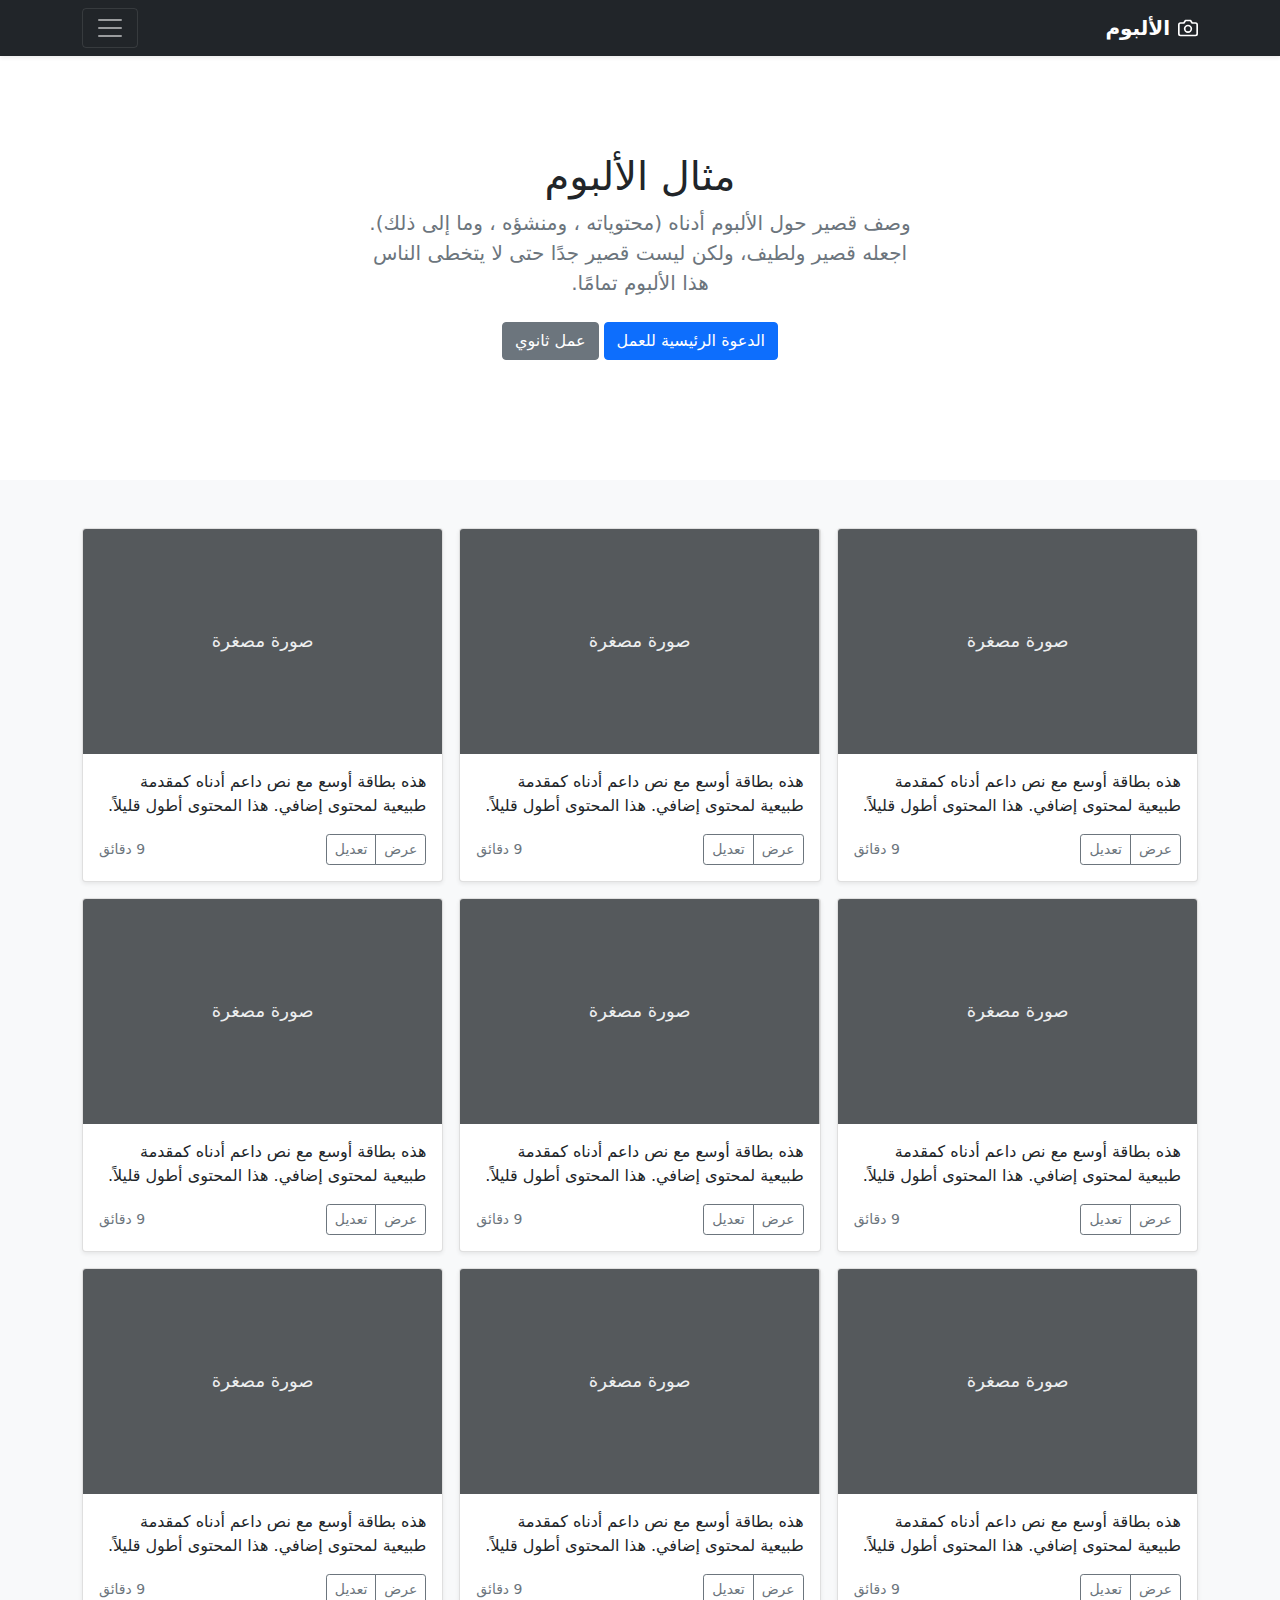
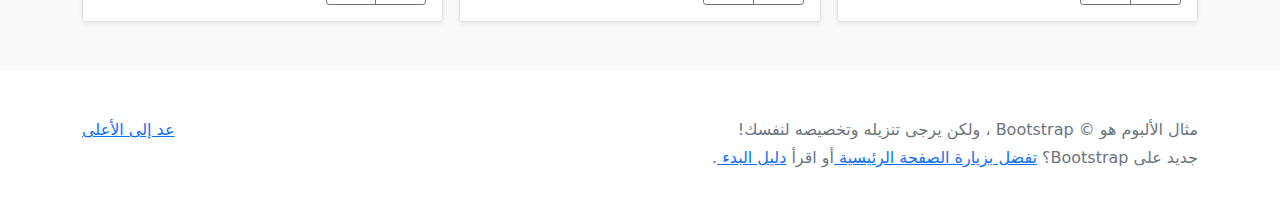
<file: bootstrap-5.0.2-examples/album-rtl/index.html>
<!doctype html>
<html lang="ar" dir="rtl">
  <head>
    <meta charset="utf-8">
    <meta name="viewport" content="width=device-width, initial-scale=1">
    <meta name="description" content="">
    <meta name="author" content="Mark Otto, Jacob Thornton, and Bootstrap contributors">
    <meta name="generator" content="Hugo 0.84.0">
    <title>مثال الألبوم · Bootstrap v5.0</title>

    <link rel="canonical" href="https://getbootstrap.com/docs/5.0/examples/album-rtl/">

    

    <!-- Bootstrap core CSS -->
<link href="../assets/dist/css/bootstrap.rtl.min.css" rel="stylesheet">

    <style>
      .bd-placeholder-img {
        font-size: 1.125rem;
        text-anchor: middle;
        -webkit-user-select: none;
        -moz-user-select: none;
        user-select: none;
      }

      @media (min-width: 768px) {
        .bd-placeholder-img-lg {
          font-size: 3.5rem;
        }
      }
    </style>

    
  </head>
  <body>
    
<header>
  <div class="collapse bg-dark" id="navbarHeader">
    <div class="container">
      <div class="row">
        <div class="col-sm-8 col-md-7 py-4">
          <h4 class="text-white">حول</h4>
          <p class="text-muted">أضف بعض المعلومات حول الألبوم، المؤلف، أو أي سياق خلفية آخر. اجعلها بضع جمل حتى يتمكن الزوار من التقاط بعض التلميحات المفيدة. ثم اربطها ببعض مواقع التواصل الاجتماعي أو معلومات الاتصال.</p>
        </div>
        <div class="col-sm-4 offset-md-1 py-4">
          <h4 class="text-white">تواصل معي</h4>
          <ul class="list-unstyled">
            <li><a href="#" class="text-white">تابعني على تويتر</a></li>
            <li><a href="#" class="text-white">شاركني الإعجاب في فيسبوك</a></li>
            <li><a href="#" class="text-white">راسلني على البريد الإلكتروني</a></li>
          </ul>
        </div>
      </div>
    </div>
  </div>
  <div class="navbar navbar-dark bg-dark shadow-sm">
    <div class="container">
      <a href="#" class="navbar-brand d-flex align-items-center">
        <svg xmlns="http://www.w3.org/2000/svg" width="20" height="20" fill="none" stroke="currentColor" stroke-linecap="round" stroke-linejoin="round" stroke-width="2" aria-hidden="true" class="me-2" viewBox="0 0 24 24"><path d="M23 19a2 2 0 0 1-2 2H3a2 2 0 0 1-2-2V8a2 2 0 0 1 2-2h4l2-3h6l2 3h4a2 2 0 0 1 2 2z"/><circle cx="12" cy="13" r="4"/></svg>
        <strong>الألبوم</strong>
      </a>
      <button class="navbar-toggler" type="button" data-bs-toggle="collapse" data-bs-target="#navbarHeader" aria-controls="navbarHeader" aria-expanded="false" aria-label="تبديل التنقل">
        <span class="navbar-toggler-icon"></span>
      </button>
    </div>
  </div>
</header>

<main>

  <section class="py-5 text-center container">
    <div class="row py-lg-5">
      <div class="col-lg-6 col-md-8 mx-auto">
        <h1 class="fw-light">مثال الألبوم</h1>
        <p class="lead text-muted">وصف قصير حول الألبوم أدناه (محتوياته ، ومنشؤه ، وما إلى ذلك). اجعله قصير ولطيف، ولكن ليست قصير جدًا حتى لا يتخطى الناس هذا الألبوم تمامًا.</p>
        <p>
          <a href="#" class="btn btn-primary my-2">الدعوة الرئيسية للعمل</a>
          <a href="#" class="btn btn-secondary my-2">عمل ثانوي</a>
        </p>
      </div>
    </div>
  </section>

  <div class="album py-5 bg-light">
    <div class="container">

      <div class="row row-cols-1 row-cols-sm-2 row-cols-md-3 g-3">
        <div class="col">
          <div class="card shadow-sm">
            <svg class="bd-placeholder-img card-img-top" width="100%" height="225" xmlns="http://www.w3.org/2000/svg" role="img" aria-label="Placeholder: صورة مصغرة" preserveAspectRatio="xMidYMid slice" focusable="false"><title>Placeholder</title><rect width="100%" height="100%" fill="#55595c"/><text x="50%" y="50%" fill="#eceeef" dy=".3em">صورة مصغرة</text></svg>

            <div class="card-body">
              <p class="card-text">هذه بطاقة أوسع مع نص داعم أدناه كمقدمة طبيعية لمحتوى إضافي. هذا المحتوى أطول قليلاً.</p>
              <div class="d-flex justify-content-between align-items-center">
                <div class="btn-group">
                  <button type="button" class="btn btn-sm btn-outline-secondary">عرض</button>
                  <button type="button" class="btn btn-sm btn-outline-secondary">تعديل</button>
                </div>
                <small class="text-muted">9 دقائق</small>
              </div>
            </div>
          </div>
        </div>
        <div class="col">
          <div class="card shadow-sm">
            <svg class="bd-placeholder-img card-img-top" width="100%" height="225" xmlns="http://www.w3.org/2000/svg" role="img" aria-label="Placeholder: صورة مصغرة" preserveAspectRatio="xMidYMid slice" focusable="false"><title>Placeholder</title><rect width="100%" height="100%" fill="#55595c"/><text x="50%" y="50%" fill="#eceeef" dy=".3em">صورة مصغرة</text></svg>

            <div class="card-body">
              <p class="card-text">هذه بطاقة أوسع مع نص داعم أدناه كمقدمة طبيعية لمحتوى إضافي. هذا المحتوى أطول قليلاً.</p>
              <div class="d-flex justify-content-between align-items-center">
                <div class="btn-group">
                  <button type="button" class="btn btn-sm btn-outline-secondary">عرض</button>
                  <button type="button" class="btn btn-sm btn-outline-secondary">تعديل</button>
                </div>
                <small class="text-muted">9 دقائق</small>
              </div>
            </div>
          </div>
        </div>
        <div class="col">
          <div class="card shadow-sm">
            <svg class="bd-placeholder-img card-img-top" width="100%" height="225" xmlns="http://www.w3.org/2000/svg" role="img" aria-label="Placeholder: صورة مصغرة" preserveAspectRatio="xMidYMid slice" focusable="false"><title>Placeholder</title><rect width="100%" height="100%" fill="#55595c"/><text x="50%" y="50%" fill="#eceeef" dy=".3em">صورة مصغرة</text></svg>

            <div class="card-body">
              <p class="card-text">هذه بطاقة أوسع مع نص داعم أدناه كمقدمة طبيعية لمحتوى إضافي. هذا المحتوى أطول قليلاً.</p>
              <div class="d-flex justify-content-between align-items-center">
                <div class="btn-group">
                  <button type="button" class="btn btn-sm btn-outline-secondary">عرض</button>
                  <button type="button" class="btn btn-sm btn-outline-secondary">تعديل</button>
                </div>
                <small class="text-muted">9 دقائق</small>
              </div>
            </div>
          </div>
        </div>

        <div class="col">
          <div class="card shadow-sm">
            <svg class="bd-placeholder-img card-img-top" width="100%" height="225" xmlns="http://www.w3.org/2000/svg" role="img" aria-label="Placeholder: صورة مصغرة" preserveAspectRatio="xMidYMid slice" focusable="false"><title>Placeholder</title><rect width="100%" height="100%" fill="#55595c"/><text x="50%" y="50%" fill="#eceeef" dy=".3em">صورة مصغرة</text></svg>

            <div class="card-body">
              <p class="card-text">هذه بطاقة أوسع مع نص داعم أدناه كمقدمة طبيعية لمحتوى إضافي. هذا المحتوى أطول قليلاً.</p>
              <div class="d-flex justify-content-between align-items-center">
                <div class="btn-group">
                  <button type="button" class="btn btn-sm btn-outline-secondary">عرض</button>
                  <button type="button" class="btn btn-sm btn-outline-secondary">تعديل</button>
                </div>
                <small class="text-muted">9 دقائق</small>
              </div>
            </div>
          </div>
        </div>
        <div class="col">
          <div class="card shadow-sm">
            <svg class="bd-placeholder-img card-img-top" width="100%" height="225" xmlns="http://www.w3.org/2000/svg" role="img" aria-label="Placeholder: صورة مصغرة" preserveAspectRatio="xMidYMid slice" focusable="false"><title>Placeholder</title><rect width="100%" height="100%" fill="#55595c"/><text x="50%" y="50%" fill="#eceeef" dy=".3em">صورة مصغرة</text></svg>

            <div class="card-body">
              <p class="card-text">هذه بطاقة أوسع مع نص داعم أدناه كمقدمة طبيعية لمحتوى إضافي. هذا المحتوى أطول قليلاً.</p>
              <div class="d-flex justify-content-between align-items-center">
                <div class="btn-group">
                  <button type="button" class="btn btn-sm btn-outline-secondary">عرض</button>
                  <button type="button" class="btn btn-sm btn-outline-secondary">تعديل</button>
                </div>
                <small class="text-muted">9 دقائق</small>
              </div>
            </div>
          </div>
        </div>
        <div class="col">
          <div class="card shadow-sm">
            <svg class="bd-placeholder-img card-img-top" width="100%" height="225" xmlns="http://www.w3.org/2000/svg" role="img" aria-label="Placeholder: صورة مصغرة" preserveAspectRatio="xMidYMid slice" focusable="false"><title>Placeholder</title><rect width="100%" height="100%" fill="#55595c"/><text x="50%" y="50%" fill="#eceeef" dy=".3em">صورة مصغرة</text></svg>

            <div class="card-body">
              <p class="card-text">هذه بطاقة أوسع مع نص داعم أدناه كمقدمة طبيعية لمحتوى إضافي. هذا المحتوى أطول قليلاً.</p>
              <div class="d-flex justify-content-between align-items-center">
                <div class="btn-group">
                  <button type="button" class="btn btn-sm btn-outline-secondary">عرض</button>
                  <button type="button" class="btn btn-sm btn-outline-secondary">تعديل</button>
                </div>
                <small class="text-muted">9 دقائق</small>
              </div>
            </div>
          </div>
        </div>

        <div class="col">
          <div class="card shadow-sm">
            <svg class="bd-placeholder-img card-img-top" width="100%" height="225" xmlns="http://www.w3.org/2000/svg" role="img" aria-label="Placeholder: صورة مصغرة" preserveAspectRatio="xMidYMid slice" focusable="false"><title>Placeholder</title><rect width="100%" height="100%" fill="#55595c"/><text x="50%" y="50%" fill="#eceeef" dy=".3em">صورة مصغرة</text></svg>

            <div class="card-body">
              <p class="card-text">هذه بطاقة أوسع مع نص داعم أدناه كمقدمة طبيعية لمحتوى إضافي. هذا المحتوى أطول قليلاً.</p>
              <div class="d-flex justify-content-between align-items-center">
                <div class="btn-group">
                  <button type="button" class="btn btn-sm btn-outline-secondary">عرض</button>
                  <button type="button" class="btn btn-sm btn-outline-secondary">تعديل</button>
                </div>
                <small class="text-muted">9 دقائق</small>
              </div>
            </div>
          </div>
        </div>
        <div class="col">
          <div class="card shadow-sm">
            <svg class="bd-placeholder-img card-img-top" width="100%" height="225" xmlns="http://www.w3.org/2000/svg" role="img" aria-label="Placeholder: صورة مصغرة" preserveAspectRatio="xMidYMid slice" focusable="false"><title>Placeholder</title><rect width="100%" height="100%" fill="#55595c"/><text x="50%" y="50%" fill="#eceeef" dy=".3em">صورة مصغرة</text></svg>

            <div class="card-body">
              <p class="card-text">هذه بطاقة أوسع مع نص داعم أدناه كمقدمة طبيعية لمحتوى إضافي. هذا المحتوى أطول قليلاً.</p>
              <div class="d-flex justify-content-between align-items-center">
                <div class="btn-group">
                  <button type="button" class="btn btn-sm btn-outline-secondary">عرض</button>
                  <button type="button" class="btn btn-sm btn-outline-secondary">تعديل</button>
                </div>
                <small class="text-muted">9 دقائق</small>
              </div>
            </div>
          </div>
        </div>
        <div class="col">
          <div class="card shadow-sm">
            <svg class="bd-placeholder-img card-img-top" width="100%" height="225" xmlns="http://www.w3.org/2000/svg" role="img" aria-label="Placeholder: صورة مصغرة" preserveAspectRatio="xMidYMid slice" focusable="false"><title>Placeholder</title><rect width="100%" height="100%" fill="#55595c"/><text x="50%" y="50%" fill="#eceeef" dy=".3em">صورة مصغرة</text></svg>

            <div class="card-body">
              <p class="card-text">هذه بطاقة أوسع مع نص داعم أدناه كمقدمة طبيعية لمحتوى إضافي. هذا المحتوى أطول قليلاً.</p>
              <div class="d-flex justify-content-between align-items-center">
                <div class="btn-group">
                  <button type="button" class="btn btn-sm btn-outline-secondary">عرض</button>
                  <button type="button" class="btn btn-sm btn-outline-secondary">تعديل</button>
                </div>
                <small class="text-muted">9 دقائق</small>
              </div>
            </div>
          </div>
        </div>
      </div>
    </div>
  </div>

</main>

<footer class="text-muted py-5">
  <div class="container">
    <p class="float-end mb-1">
      <a href="#">عد إلى الأعلى</a>
    </p>
    <p class="mb-1">مثال الألبوم هو © Bootstrap ، ولكن يرجى تنزيله وتخصيصه لنفسك!</p>
    <p class="mb-0">جديد على Bootstrap؟ <a href="/"> تفضل بزيارة الصفحة الرئيسية </a> أو اقرأ <a href="../getting-started/introduction/ "> دليل البدء </a>.</p>
  </div>
</footer>


    <script src="../assets/dist/js/bootstrap.bundle.min.js"></script>

      
  </body>
</html>
</file>
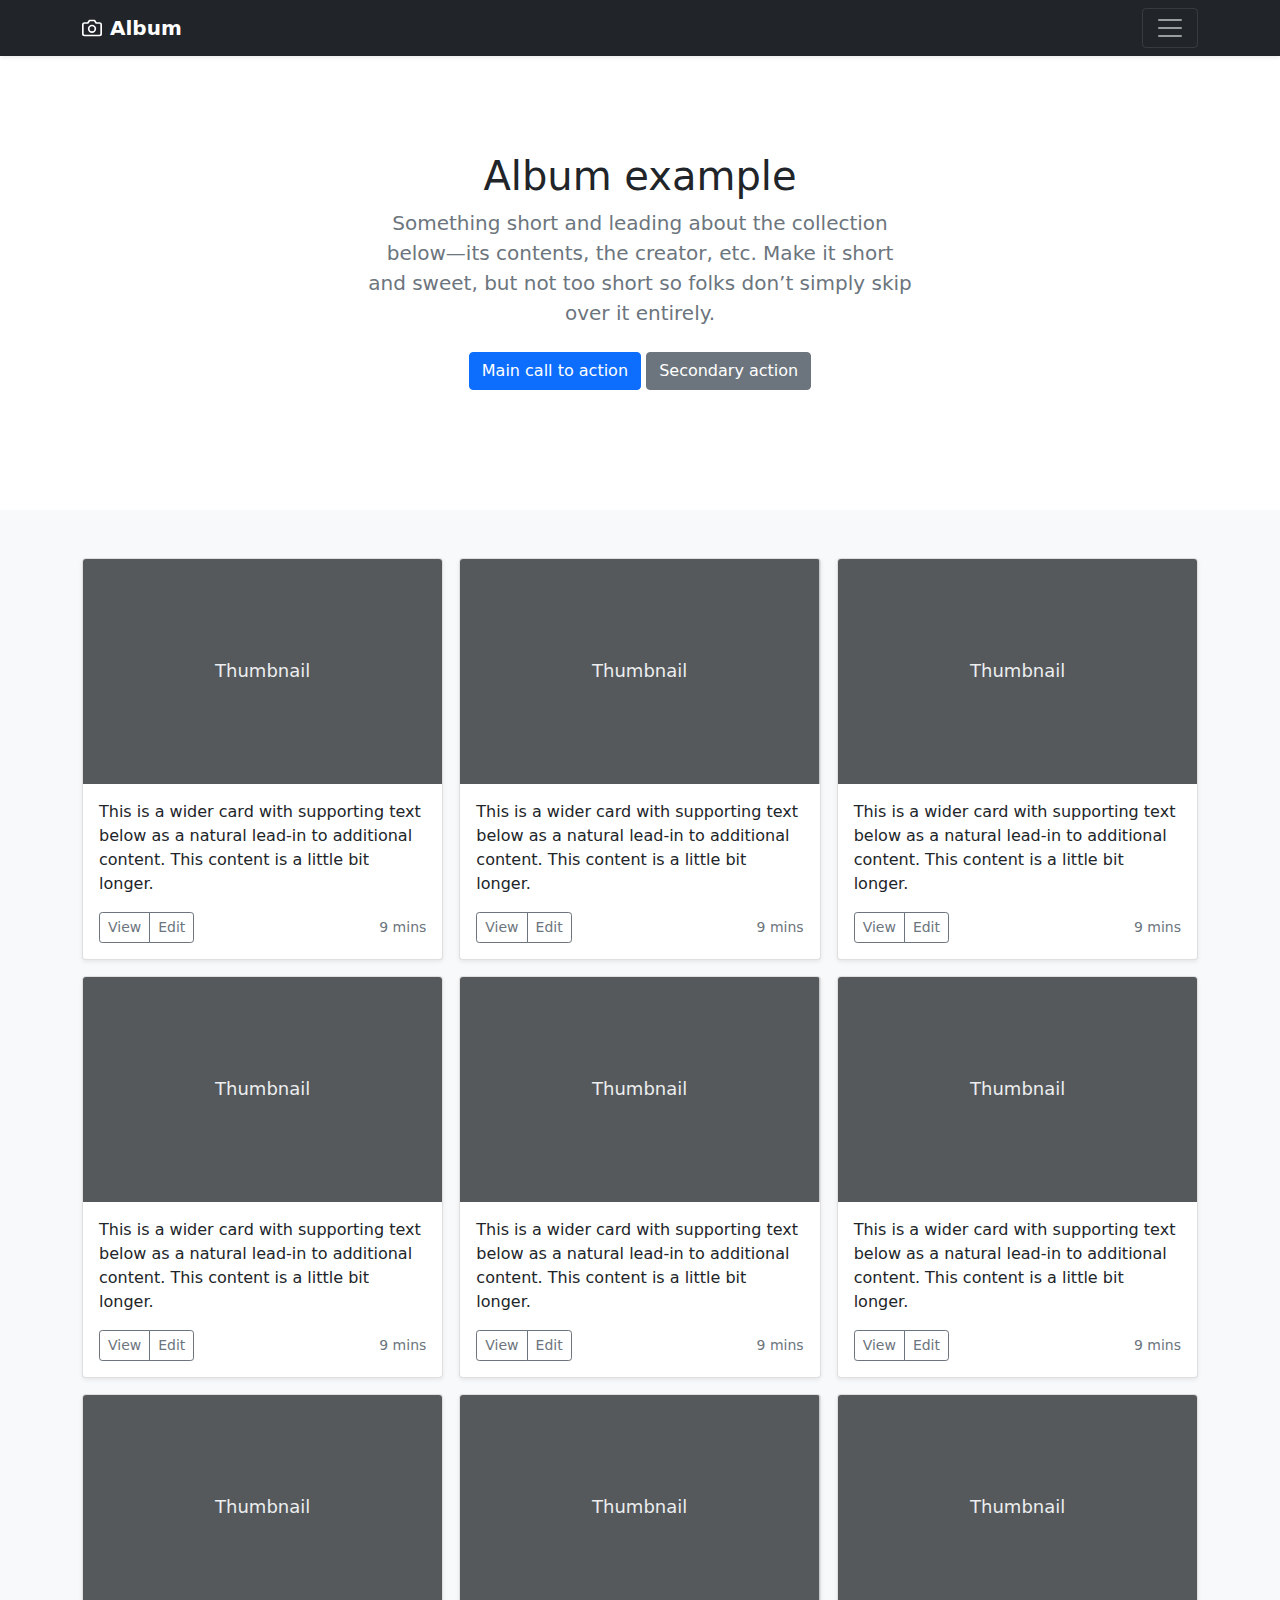
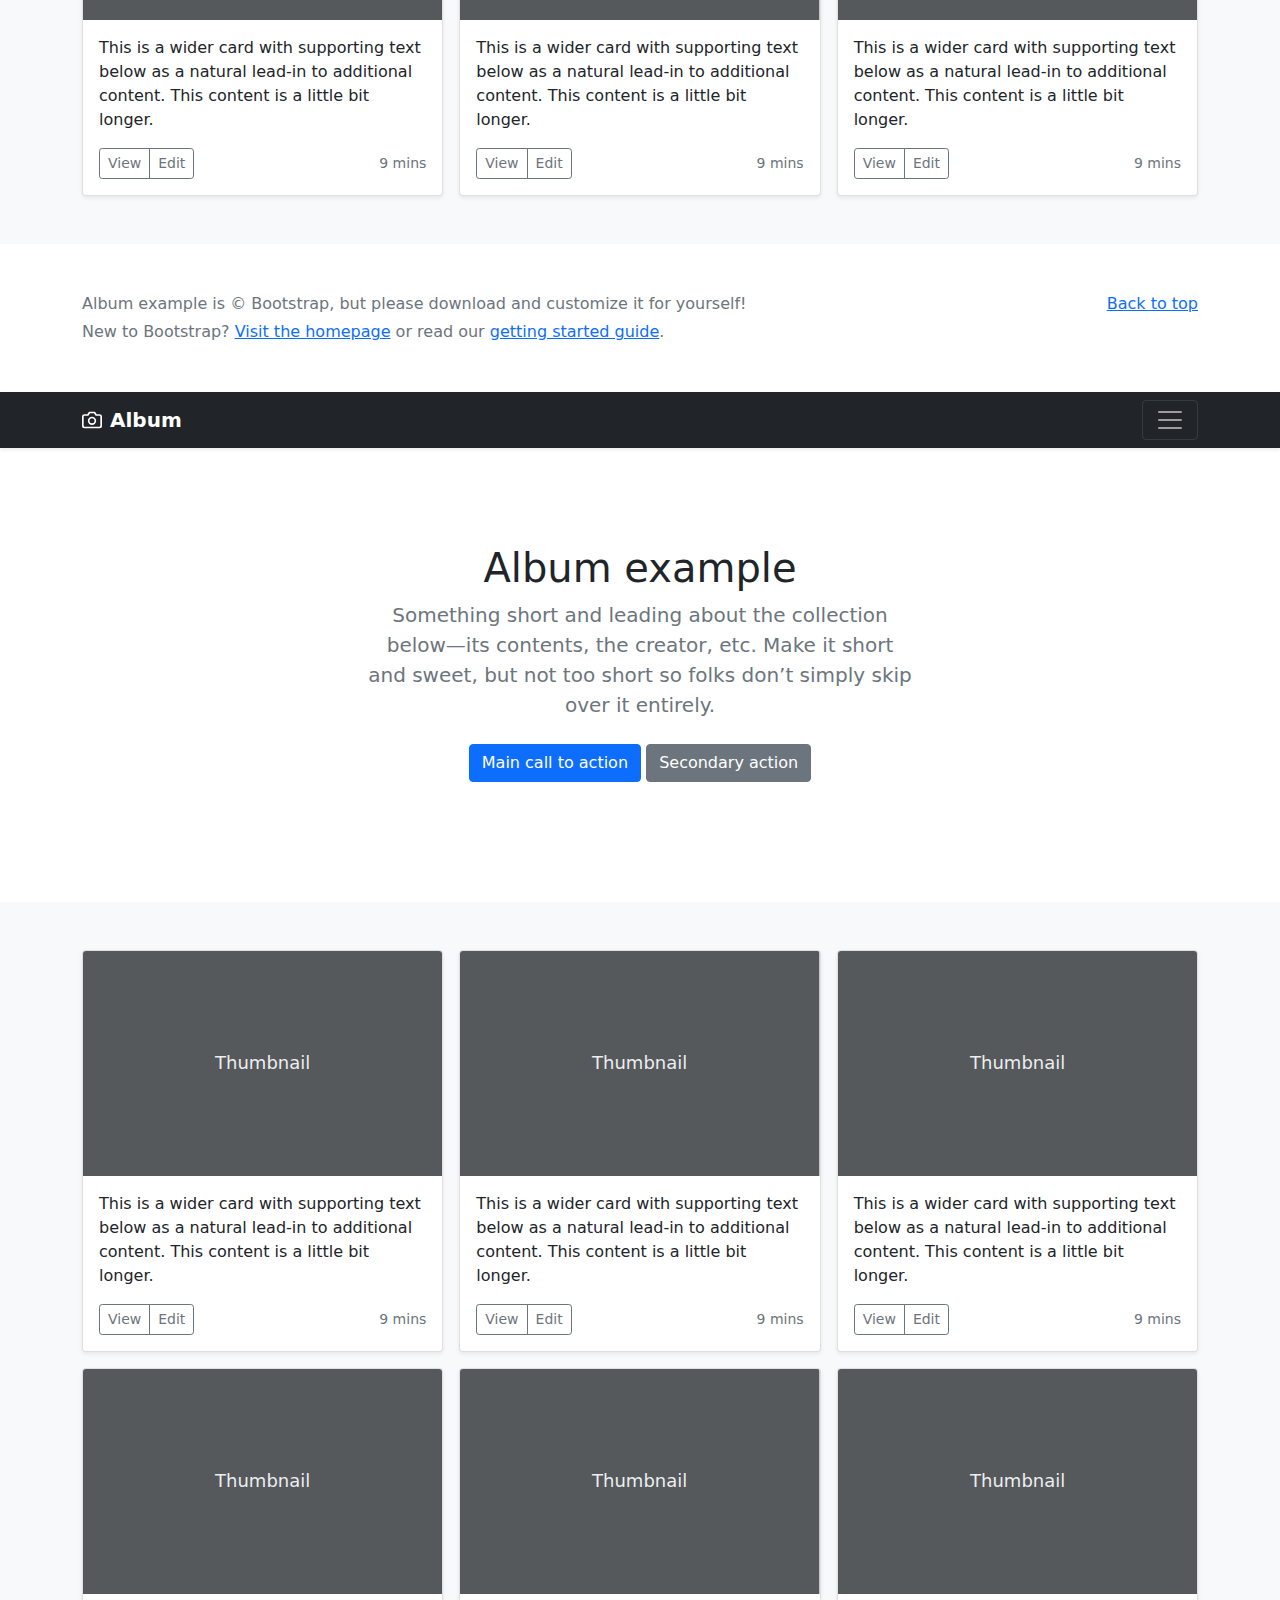
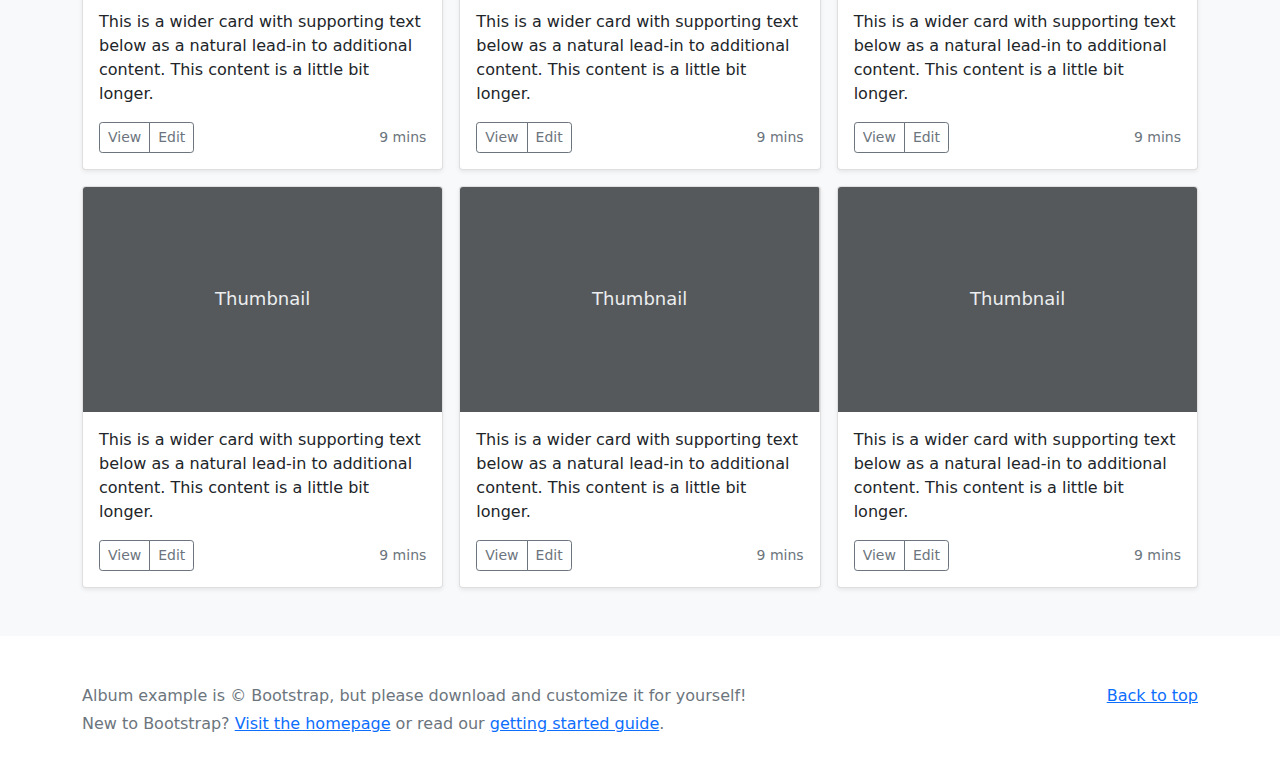
<file: bootstrap-5.0.2-examples/album/index.html>
<!doctype html>
<html lang="en">
  <head>
    <meta charset="utf-8">
    <meta name="viewport" content="width=device-width, initial-scale=1">
    <meta name="description" content="">
    <meta name="author" content="Mark Otto, Jacob Thornton, and Bootstrap contributors">
    <meta name="generator" content="Hugo 0.84.0">
    <title>Album example · Bootstrap v5.0</title>

    <link rel="canonical" href="https://getbootstrap.com/docs/5.0/examples/album/">

    

    <!-- Bootstrap core CSS -->
<link href="../assets/dist/css/bootstrap.min.css" rel="stylesheet">

    <style>
      .bd-placeholder-img {
        font-size: 1.125rem;
        text-anchor: middle;
        -webkit-user-select: none;
        -moz-user-select: none;
        user-select: none;
      }

      @media (min-width: 768px) {
        .bd-placeholder-img-lg {
          font-size: 3.5rem;
        }
      }
    </style>

    
  </head>
  <body>
    
<header>
  <div class="collapse bg-dark" id="navbarHeader">
    <div class="container">
      <div class="row">
        <div class="col-sm-8 col-md-7 py-4">
          <h4 class="text-white">About</h4>
          <p class="text-muted">Add some information about the album below, the author, or any other background context. Make it a few sentences long so folks can pick up some informative tidbits. Then, link them off to some social networking sites or contact information.</p>
        </div>
        <div class="col-sm-4 offset-md-1 py-4">
          <h4 class="text-white">Contact</h4>
          <ul class="list-unstyled">
            <li><a href="#" class="text-white">Follow on Twitter</a></li>
            <li><a href="#" class="text-white">Like on Facebook</a></li>
            <li><a href="#" class="text-white">Email me</a></li>
          </ul>
        </div>
      </div>
    </div>
  </div>
  <div class="navbar navbar-dark bg-dark shadow-sm">
    <div class="container">
      <a href="#" class="navbar-brand d-flex align-items-center">
        <svg xmlns="http://www.w3.org/2000/svg" width="20" height="20" fill="none" stroke="currentColor" stroke-linecap="round" stroke-linejoin="round" stroke-width="2" aria-hidden="true" class="me-2" viewBox="0 0 24 24"><path d="M23 19a2 2 0 0 1-2 2H3a2 2 0 0 1-2-2V8a2 2 0 0 1 2-2h4l2-3h6l2 3h4a2 2 0 0 1 2 2z"/><circle cx="12" cy="13" r="4"/></svg>
        <strong>Album</strong>
      </a>
      <button class="navbar-toggler" type="button" data-bs-toggle="collapse" data-bs-target="#navbarHeader" aria-controls="navbarHeader" aria-expanded="false" aria-label="Toggle navigation">
        <span class="navbar-toggler-icon"></span>
      </button>
    </div>
  </div>
</header>

<main>

  <section class="py-5 text-center container">
    <div class="row py-lg-5">
      <div class="col-lg-6 col-md-8 mx-auto">
        <h1 class="fw-light">Album example</h1>
        <p class="lead text-muted">Something short and leading about the collection below—its contents, the creator, etc. Make it short and sweet, but not too short so folks don’t simply skip over it entirely.</p>
        <p>
          <a href="#" class="btn btn-primary my-2">Main call to action</a>
          <a href="#" class="btn btn-secondary my-2">Secondary action</a>
        </p>
      </div>
    </div>
  </section>

  <div class="album py-5 bg-light">
    <div class="container">

      <div class="row row-cols-1 row-cols-sm-2 row-cols-md-3 g-3">
        <div class="col">
          <div class="card shadow-sm">
            <svg class="bd-placeholder-img card-img-top" width="100%" height="225" xmlns="http://www.w3.org/2000/svg" role="img" aria-label="Placeholder: Thumbnail" preserveAspectRatio="xMidYMid slice" focusable="false"><title>Placeholder</title><rect width="100%" height="100%" fill="#55595c"/><text x="50%" y="50%" fill="#eceeef" dy=".3em">Thumbnail</text></svg>

            <div class="card-body">
              <p class="card-text">This is a wider card with supporting text below as a natural lead-in to additional content. This content is a little bit longer.</p>
              <div class="d-flex justify-content-between align-items-center">
                <div class="btn-group">
                  <button type="button" class="btn btn-sm btn-outline-secondary">View</button>
                  <button type="button" class="btn btn-sm btn-outline-secondary">Edit</button>
                </div>
                <small class="text-muted">9 mins</small>
              </div>
            </div>
          </div>
        </div>
        <div class="col">
          <div class="card shadow-sm">
            <svg class="bd-placeholder-img card-img-top" width="100%" height="225" xmlns="http://www.w3.org/2000/svg" role="img" aria-label="Placeholder: Thumbnail" preserveAspectRatio="xMidYMid slice" focusable="false"><title>Placeholder</title><rect width="100%" height="100%" fill="#55595c"/><text x="50%" y="50%" fill="#eceeef" dy=".3em">Thumbnail</text></svg>

            <div class="card-body">
              <p class="card-text">This is a wider card with supporting text below as a natural lead-in to additional content. This content is a little bit longer.</p>
              <div class="d-flex justify-content-between align-items-center">
                <div class="btn-group">
                  <button type="button" class="btn btn-sm btn-outline-secondary">View</button>
                  <button type="button" class="btn btn-sm btn-outline-secondary">Edit</button>
                </div>
                <small class="text-muted">9 mins</small>
              </div>
            </div>
          </div>
        </div>
        <div class="col">
          <div class="card shadow-sm">
            <svg class="bd-placeholder-img card-img-top" width="100%" height="225" xmlns="http://www.w3.org/2000/svg" role="img" aria-label="Placeholder: Thumbnail" preserveAspectRatio="xMidYMid slice" focusable="false"><title>Placeholder</title><rect width="100%" height="100%" fill="#55595c"/><text x="50%" y="50%" fill="#eceeef" dy=".3em">Thumbnail</text></svg>

            <div class="card-body">
              <p class="card-text">This is a wider card with supporting text below as a natural lead-in to additional content. This content is a little bit longer.</p>
              <div class="d-flex justify-content-between align-items-center">
                <div class="btn-group">
                  <button type="button" class="btn btn-sm btn-outline-secondary">View</button>
                  <button type="button" class="btn btn-sm btn-outline-secondary">Edit</button>
                </div>
                <small class="text-muted">9 mins</small>
              </div>
            </div>
          </div>
        </div>

        <div class="col">
          <div class="card shadow-sm">
            <svg class="bd-placeholder-img card-img-top" width="100%" height="225" xmlns="http://www.w3.org/2000/svg" role="img" aria-label="Placeholder: Thumbnail" preserveAspectRatio="xMidYMid slice" focusable="false"><title>Placeholder</title><rect width="100%" height="100%" fill="#55595c"/><text x="50%" y="50%" fill="#eceeef" dy=".3em">Thumbnail</text></svg>

            <div class="card-body">
              <p class="card-text">This is a wider card with supporting text below as a natural lead-in to additional content. This content is a little bit longer.</p>
              <div class="d-flex justify-content-between align-items-center">
                <div class="btn-group">
                  <button type="button" class="btn btn-sm btn-outline-secondary">View</button>
                  <button type="button" class="btn btn-sm btn-outline-secondary">Edit</button>
                </div>
                <small class="text-muted">9 mins</small>
              </div>
            </div>
          </div>
        </div>
        <div class="col">
          <div class="card shadow-sm">
            <svg class="bd-placeholder-img card-img-top" width="100%" height="225" xmlns="http://www.w3.org/2000/svg" role="img" aria-label="Placeholder: Thumbnail" preserveAspectRatio="xMidYMid slice" focusable="false"><title>Placeholder</title><rect width="100%" height="100%" fill="#55595c"/><text x="50%" y="50%" fill="#eceeef" dy=".3em">Thumbnail</text></svg>

            <div class="card-body">
              <p class="card-text">This is a wider card with supporting text below as a natural lead-in to additional content. This content is a little bit longer.</p>
              <div class="d-flex justify-content-between align-items-center">
                <div class="btn-group">
                  <button type="button" class="btn btn-sm btn-outline-secondary">View</button>
                  <button type="button" class="btn btn-sm btn-outline-secondary">Edit</button>
                </div>
                <small class="text-muted">9 mins</small>
              </div>
            </div>
          </div>
        </div>
        <div class="col">
          <div class="card shadow-sm">
            <svg class="bd-placeholder-img card-img-top" width="100%" height="225" xmlns="http://www.w3.org/2000/svg" role="img" aria-label="Placeholder: Thumbnail" preserveAspectRatio="xMidYMid slice" focusable="false"><title>Placeholder</title><rect width="100%" height="100%" fill="#55595c"/><text x="50%" y="50%" fill="#eceeef" dy=".3em">Thumbnail</text></svg>

            <div class="card-body">
              <p class="card-text">This is a wider card with supporting text below as a natural lead-in to additional content. This content is a little bit longer.</p>
              <div class="d-flex justify-content-between align-items-center">
                <div class="btn-group">
                  <button type="button" class="btn btn-sm btn-outline-secondary">View</button>
                  <button type="button" class="btn btn-sm btn-outline-secondary">Edit</button>
                </div>
                <small class="text-muted">9 mins</small>
              </div>
            </div>
          </div>
        </div>

        <div class="col">
          <div class="card shadow-sm">
            <svg class="bd-placeholder-img card-img-top" width="100%" height="225" xmlns="http://www.w3.org/2000/svg" role="img" aria-label="Placeholder: Thumbnail" preserveAspectRatio="xMidYMid slice" focusable="false"><title>Placeholder</title><rect width="100%" height="100%" fill="#55595c"/><text x="50%" y="50%" fill="#eceeef" dy=".3em">Thumbnail</text></svg>

            <div class="card-body">
              <p class="card-text">This is a wider card with supporting text below as a natural lead-in to additional content. This content is a little bit longer.</p>
              <div class="d-flex justify-content-between align-items-center">
                <div class="btn-group">
                  <button type="button" class="btn btn-sm btn-outline-secondary">View</button>
                  <button type="button" class="btn btn-sm btn-outline-secondary">Edit</button>
                </div>
                <small class="text-muted">9 mins</small>
              </div>
            </div>
          </div>
        </div>
        <div class="col">
          <div class="card shadow-sm">
            <svg class="bd-placeholder-img card-img-top" width="100%" height="225" xmlns="http://www.w3.org/2000/svg" role="img" aria-label="Placeholder: Thumbnail" preserveAspectRatio="xMidYMid slice" focusable="false"><title>Placeholder</title><rect width="100%" height="100%" fill="#55595c"/><text x="50%" y="50%" fill="#eceeef" dy=".3em">Thumbnail</text></svg>

            <div class="card-body">
              <p class="card-text">This is a wider card with supporting text below as a natural lead-in to additional content. This content is a little bit longer.</p>
              <div class="d-flex justify-content-between align-items-center">
                <div class="btn-group">
                  <button type="button" class="btn btn-sm btn-outline-secondary">View</button>
                  <button type="button" class="btn btn-sm btn-outline-secondary">Edit</button>
                </div>
                <small class="text-muted">9 mins</small>
              </div>
            </div>
          </div>
        </div>
        <div class="col">
          <div class="card shadow-sm">
            <svg class="bd-placeholder-img card-img-top" width="100%" height="225" xmlns="http://www.w3.org/2000/svg" role="img" aria-label="Placeholder: Thumbnail" preserveAspectRatio="xMidYMid slice" focusable="false"><title>Placeholder</title><rect width="100%" height="100%" fill="#55595c"/><text x="50%" y="50%" fill="#eceeef" dy=".3em">Thumbnail</text></svg>

            <div class="card-body">
              <p class="card-text">This is a wider card with supporting text below as a natural lead-in to additional content. This content is a little bit longer.</p>
              <div class="d-flex justify-content-between align-items-center">
                <div class="btn-group">
                  <button type="button" class="btn btn-sm btn-outline-secondary">View</button>
                  <button type="button" class="btn btn-sm btn-outline-secondary">Edit</button>
                </div>
                <small class="text-muted">9 mins</small>
              </div>
            </div>
          </div>
        </div>
      </div>
    </div>
  </div>

</main>

<footer class="text-muted py-5">
  <div class="container">
    <p class="float-end mb-1">
      <a href="#">Back to top</a>
    </p>
    <p class="mb-1">Album example is &copy; Bootstrap, but please download and customize it for yourself!</p>
    <p class="mb-0">New to Bootstrap? <a href="/">Visit the homepage</a> or read our <a href="../getting-started/introduction/">getting started guide</a>.</p>
  </div>
</footer>


    <script src="../assets/dist/js/bootstrap.bundle.min.js"></script>

      
  </body>
</html>
<!doctype html>
<html lang="en">
  <head>
    <meta charset="utf-8">
    <meta name="viewport" content="width=device-width, initial-scale=1">
    <meta name="description" content="">
    <meta name="author" content="Mark Otto, Jacob Thornton, and Bootstrap contributors">
    <meta name="generator" content="Hugo 0.84.0">
    <title>Album example · Bootstrap v5.0</title>

    <link rel="canonical" href="https://getbootstrap.com/docs/5.0/examples/album/">

    

    <!-- Bootstrap core CSS -->
<link href="../assets/dist/css/bootstrap.min.css" rel="stylesheet">

    <style>
      .bd-placeholder-img {
        font-size: 1.125rem;
        text-anchor: middle;
        -webkit-user-select: none;
        -moz-user-select: none;
        user-select: none;
      }

      @media (min-width: 768px) {
        .bd-placeholder-img-lg {
          font-size: 3.5rem;
        }
      }
    </style>

    
  </head>
  <body>
    
<header>
  <div class="collapse bg-dark" id="navbarHeader">
    <div class="container">
      <div class="row">
        <div class="col-sm-8 col-md-7 py-4">
          <h4 class="text-white">About</h4>
          <p class="text-muted">Add some information about the album below, the author, or any other background context. Make it a few sentences long so folks can pick up some informative tidbits. Then, link them off to some social networking sites or contact information.</p>
        </div>
        <div class="col-sm-4 offset-md-1 py-4">
          <h4 class="text-white">Contact</h4>
          <ul class="list-unstyled">
            <li><a href="#" class="text-white">Follow on Twitter</a></li>
            <li><a href="#" class="text-white">Like on Facebook</a></li>
            <li><a href="#" class="text-white">Email me</a></li>
          </ul>
        </div>
      </div>
    </div>
  </div>
  <div class="navbar navbar-dark bg-dark shadow-sm">
    <div class="container">
      <a href="#" class="navbar-brand d-flex align-items-center">
        <svg xmlns="http://www.w3.org/2000/svg" width="20" height="20" fill="none" stroke="currentColor" stroke-linecap="round" stroke-linejoin="round" stroke-width="2" aria-hidden="true" class="me-2" viewBox="0 0 24 24"><path d="M23 19a2 2 0 0 1-2 2H3a2 2 0 0 1-2-2V8a2 2 0 0 1 2-2h4l2-3h6l2 3h4a2 2 0 0 1 2 2z"/><circle cx="12" cy="13" r="4"/></svg>
        <strong>Album</strong>
      </a>
      <button class="navbar-toggler" type="button" data-bs-toggle="collapse" data-bs-target="#navbarHeader" aria-controls="navbarHeader" aria-expanded="false" aria-label="Toggle navigation">
        <span class="navbar-toggler-icon"></span>
      </button>
    </div>
  </div>
</header>

<main>

  <section class="py-5 text-center container">
    <div class="row py-lg-5">
      <div class="col-lg-6 col-md-8 mx-auto">
        <h1 class="fw-light">Album example</h1>
        <p class="lead text-muted">Something short and leading about the collection below—its contents, the creator, etc. Make it short and sweet, but not too short so folks don’t simply skip over it entirely.</p>
        <p>
          <a href="#" class="btn btn-primary my-2">Main call to action</a>
          <a href="#" class="btn btn-secondary my-2">Secondary action</a>
        </p>
      </div>
    </div>
  </section>

  <div class="album py-5 bg-light">
    <div class="container">

      <div class="row row-cols-1 row-cols-sm-2 row-cols-md-3 g-3">
        <div class="col">
          <div class="card shadow-sm">
            <svg class="bd-placeholder-img card-img-top" width="100%" height="225" xmlns="http://www.w3.org/2000/svg" role="img" aria-label="Placeholder: Thumbnail" preserveAspectRatio="xMidYMid slice" focusable="false"><title>Placeholder</title><rect width="100%" height="100%" fill="#55595c"/><text x="50%" y="50%" fill="#eceeef" dy=".3em">Thumbnail</text></svg>

            <div class="card-body">
              <p class="card-text">This is a wider card with supporting text below as a natural lead-in to additional content. This content is a little bit longer.</p>
              <div class="d-flex justify-content-between align-items-center">
                <div class="btn-group">
                  <button type="button" class="btn btn-sm btn-outline-secondary">View</button>
                  <button type="button" class="btn btn-sm btn-outline-secondary">Edit</button>
                </div>
                <small class="text-muted">9 mins</small>
              </div>
            </div>
          </div>
        </div>
        <div class="col">
          <div class="card shadow-sm">
            <svg class="bd-placeholder-img card-img-top" width="100%" height="225" xmlns="http://www.w3.org/2000/svg" role="img" aria-label="Placeholder: Thumbnail" preserveAspectRatio="xMidYMid slice" focusable="false"><title>Placeholder</title><rect width="100%" height="100%" fill="#55595c"/><text x="50%" y="50%" fill="#eceeef" dy=".3em">Thumbnail</text></svg>

            <div class="card-body">
              <p class="card-text">This is a wider card with supporting text below as a natural lead-in to additional content. This content is a little bit longer.</p>
              <div class="d-flex justify-content-between align-items-center">
                <div class="btn-group">
                  <button type="button" class="btn btn-sm btn-outline-secondary">View</button>
                  <button type="button" class="btn btn-sm btn-outline-secondary">Edit</button>
                </div>
                <small class="text-muted">9 mins</small>
              </div>
            </div>
          </div>
        </div>
        <div class="col">
          <div class="card shadow-sm">
            <svg class="bd-placeholder-img card-img-top" width="100%" height="225" xmlns="http://www.w3.org/2000/svg" role="img" aria-label="Placeholder: Thumbnail" preserveAspectRatio="xMidYMid slice" focusable="false"><title>Placeholder</title><rect width="100%" height="100%" fill="#55595c"/><text x="50%" y="50%" fill="#eceeef" dy=".3em">Thumbnail</text></svg>

            <div class="card-body">
              <p class="card-text">This is a wider card with supporting text below as a natural lead-in to additional content. This content is a little bit longer.</p>
              <div class="d-flex justify-content-between align-items-center">
                <div class="btn-group">
                  <button type="button" class="btn btn-sm btn-outline-secondary">View</button>
                  <button type="button" class="btn btn-sm btn-outline-secondary">Edit</button>
                </div>
                <small class="text-muted">9 mins</small>
              </div>
            </div>
          </div>
        </div>

        <div class="col">
          <div class="card shadow-sm">
            <svg class="bd-placeholder-img card-img-top" width="100%" height="225" xmlns="http://www.w3.org/2000/svg" role="img" aria-label="Placeholder: Thumbnail" preserveAspectRatio="xMidYMid slice" focusable="false"><title>Placeholder</title><rect width="100%" height="100%" fill="#55595c"/><text x="50%" y="50%" fill="#eceeef" dy=".3em">Thumbnail</text></svg>

            <div class="card-body">
              <p class="card-text">This is a wider card with supporting text below as a natural lead-in to additional content. This content is a little bit longer.</p>
              <div class="d-flex justify-content-between align-items-center">
                <div class="btn-group">
                  <button type="button" class="btn btn-sm btn-outline-secondary">View</button>
                  <button type="button" class="btn btn-sm btn-outline-secondary">Edit</button>
                </div>
                <small class="text-muted">9 mins</small>
              </div>
            </div>
          </div>
        </div>
        <div class="col">
          <div class="card shadow-sm">
            <svg class="bd-placeholder-img card-img-top" width="100%" height="225" xmlns="http://www.w3.org/2000/svg" role="img" aria-label="Placeholder: Thumbnail" preserveAspectRatio="xMidYMid slice" focusable="false"><title>Placeholder</title><rect width="100%" height="100%" fill="#55595c"/><text x="50%" y="50%" fill="#eceeef" dy=".3em">Thumbnail</text></svg>

            <div class="card-body">
              <p class="card-text">This is a wider card with supporting text below as a natural lead-in to additional content. This content is a little bit longer.</p>
              <div class="d-flex justify-content-between align-items-center">
                <div class="btn-group">
                  <button type="button" class="btn btn-sm btn-outline-secondary">View</button>
                  <button type="button" class="btn btn-sm btn-outline-secondary">Edit</button>
                </div>
                <small class="text-muted">9 mins</small>
              </div>
            </div>
          </div>
        </div>
        <div class="col">
          <div class="card shadow-sm">
            <svg class="bd-placeholder-img card-img-top" width="100%" height="225" xmlns="http://www.w3.org/2000/svg" role="img" aria-label="Placeholder: Thumbnail" preserveAspectRatio="xMidYMid slice" focusable="false"><title>Placeholder</title><rect width="100%" height="100%" fill="#55595c"/><text x="50%" y="50%" fill="#eceeef" dy=".3em">Thumbnail</text></svg>

            <div class="card-body">
              <p class="card-text">This is a wider card with supporting text below as a natural lead-in to additional content. This content is a little bit longer.</p>
              <div class="d-flex justify-content-between align-items-center">
                <div class="btn-group">
                  <button type="button" class="btn btn-sm btn-outline-secondary">View</button>
                  <button type="button" class="btn btn-sm btn-outline-secondary">Edit</button>
                </div>
                <small class="text-muted">9 mins</small>
              </div>
            </div>
          </div>
        </div>

        <div class="col">
          <div class="card shadow-sm">
            <svg class="bd-placeholder-img card-img-top" width="100%" height="225" xmlns="http://www.w3.org/2000/svg" role="img" aria-label="Placeholder: Thumbnail" preserveAspectRatio="xMidYMid slice" focusable="false"><title>Placeholder</title><rect width="100%" height="100%" fill="#55595c"/><text x="50%" y="50%" fill="#eceeef" dy=".3em">Thumbnail</text></svg>

            <div class="card-body">
              <p class="card-text">This is a wider card with supporting text below as a natural lead-in to additional content. This content is a little bit longer.</p>
              <div class="d-flex justify-content-between align-items-center">
                <div class="btn-group">
                  <button type="button" class="btn btn-sm btn-outline-secondary">View</button>
                  <button type="button" class="btn btn-sm btn-outline-secondary">Edit</button>
                </div>
                <small class="text-muted">9 mins</small>
              </div>
            </div>
          </div>
        </div>
        <div class="col">
          <div class="card shadow-sm">
            <svg class="bd-placeholder-img card-img-top" width="100%" height="225" xmlns="http://www.w3.org/2000/svg" role="img" aria-label="Placeholder: Thumbnail" preserveAspectRatio="xMidYMid slice" focusable="false"><title>Placeholder</title><rect width="100%" height="100%" fill="#55595c"/><text x="50%" y="50%" fill="#eceeef" dy=".3em">Thumbnail</text></svg>

            <div class="card-body">
              <p class="card-text">This is a wider card with supporting text below as a natural lead-in to additional content. This content is a little bit longer.</p>
              <div class="d-flex justify-content-between align-items-center">
                <div class="btn-group">
                  <button type="button" class="btn btn-sm btn-outline-secondary">View</button>
                  <button type="button" class="btn btn-sm btn-outline-secondary">Edit</button>
                </div>
                <small class="text-muted">9 mins</small>
              </div>
            </div>
          </div>
        </div>
        <div class="col">
          <div class="card shadow-sm">
            <svg class="bd-placeholder-img card-img-top" width="100%" height="225" xmlns="http://www.w3.org/2000/svg" role="img" aria-label="Placeholder: Thumbnail" preserveAspectRatio="xMidYMid slice" focusable="false"><title>Placeholder</title><rect width="100%" height="100%" fill="#55595c"/><text x="50%" y="50%" fill="#eceeef" dy=".3em">Thumbnail</text></svg>

            <div class="card-body">
              <p class="card-text">This is a wider card with supporting text below as a natural lead-in to additional content. This content is a little bit longer.</p>
              <div class="d-flex justify-content-between align-items-center">
                <div class="btn-group">
                  <button type="button" class="btn btn-sm btn-outline-secondary">View</button>
                  <button type="button" class="btn btn-sm btn-outline-secondary">Edit</button>
                </div>
                <small class="text-muted">9 mins</small>
              </div>
            </div>
          </div>
        </div>
      </div>
    </div>
  </div>

</main>

<footer class="text-muted py-5">
  <div class="container">
    <p class="float-end mb-1">
      <a href="#">Back to top</a>
    </p>
    <p class="mb-1">Album example is &copy; Bootstrap, but please download and customize it for yourself!</p>
    <p class="mb-0">New to Bootstrap? <a href="/">Visit the homepage</a> or read our <a href="../getting-started/introduction/">getting started guide</a>.</p>
  </div>
</footer>


    <script src="../assets/dist/js/bootstrap.bundle.min.js"></script>

      
  </body>
</html>
</file>
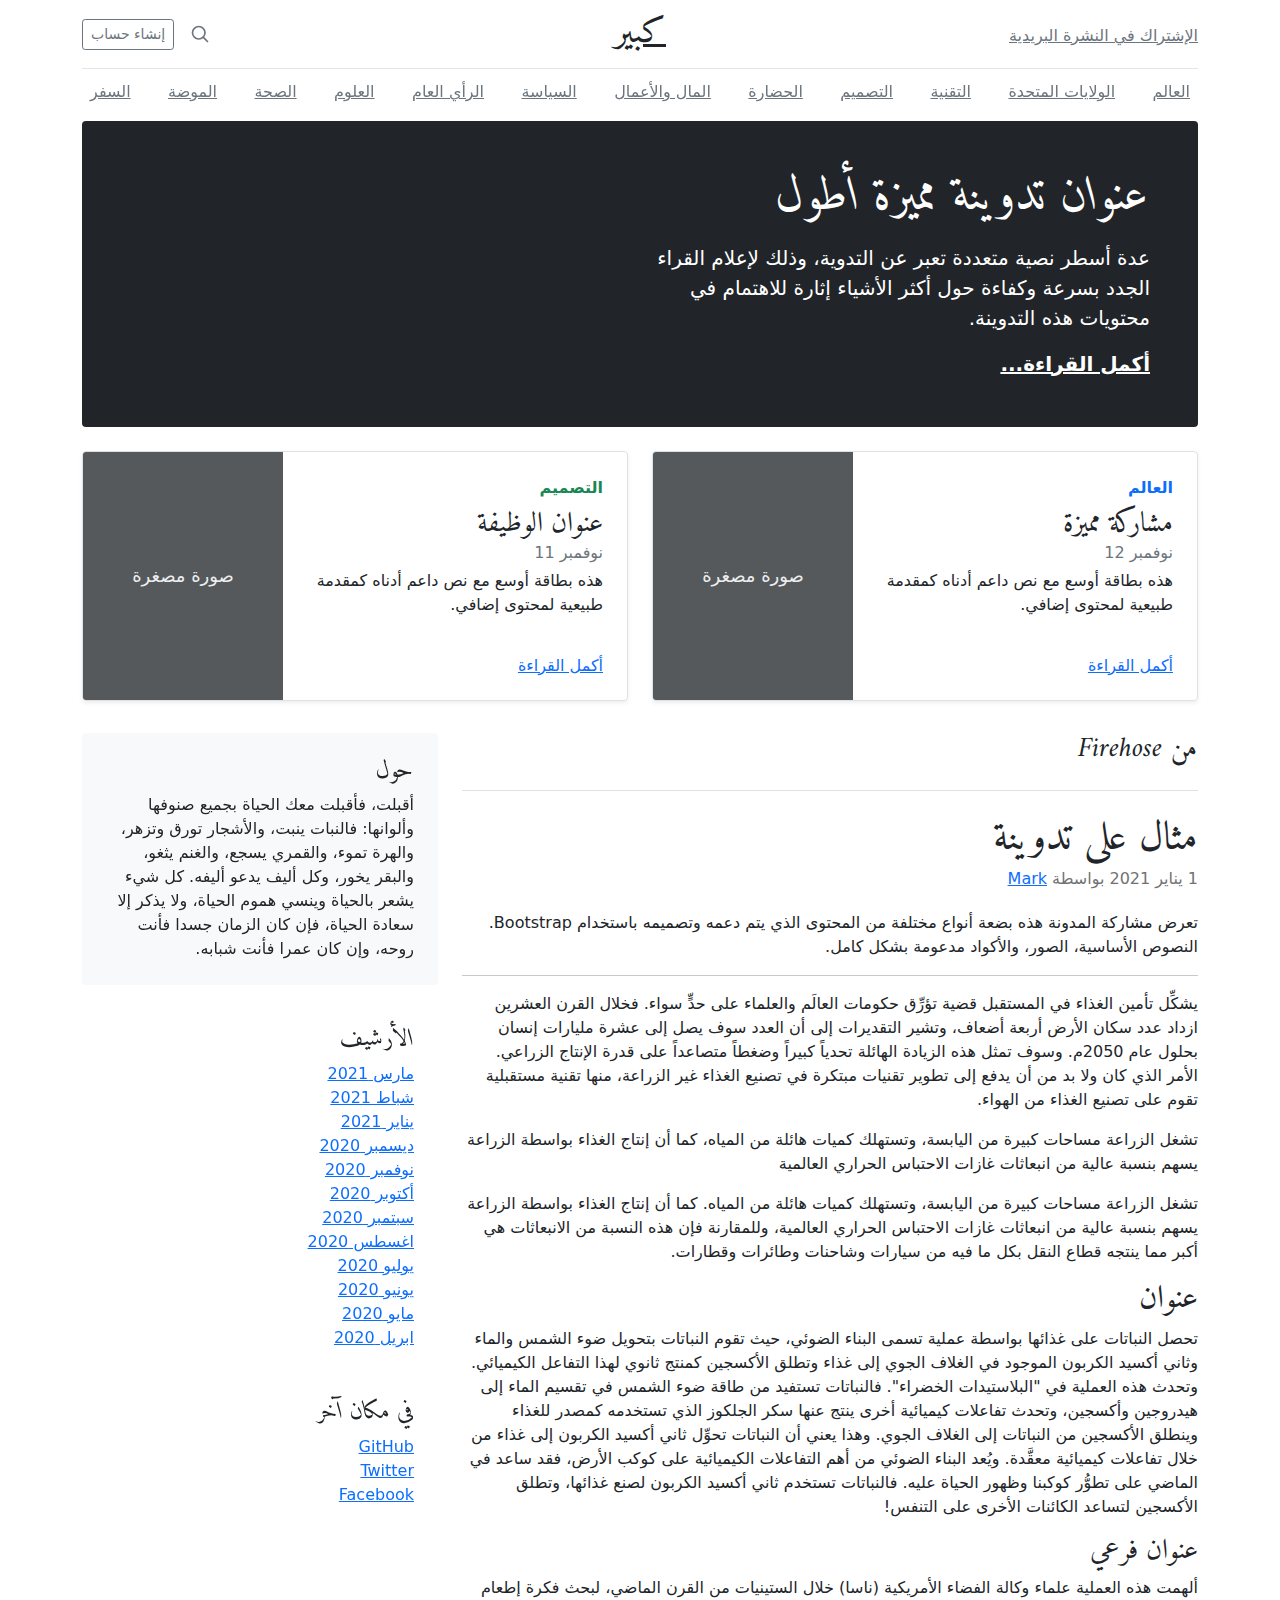
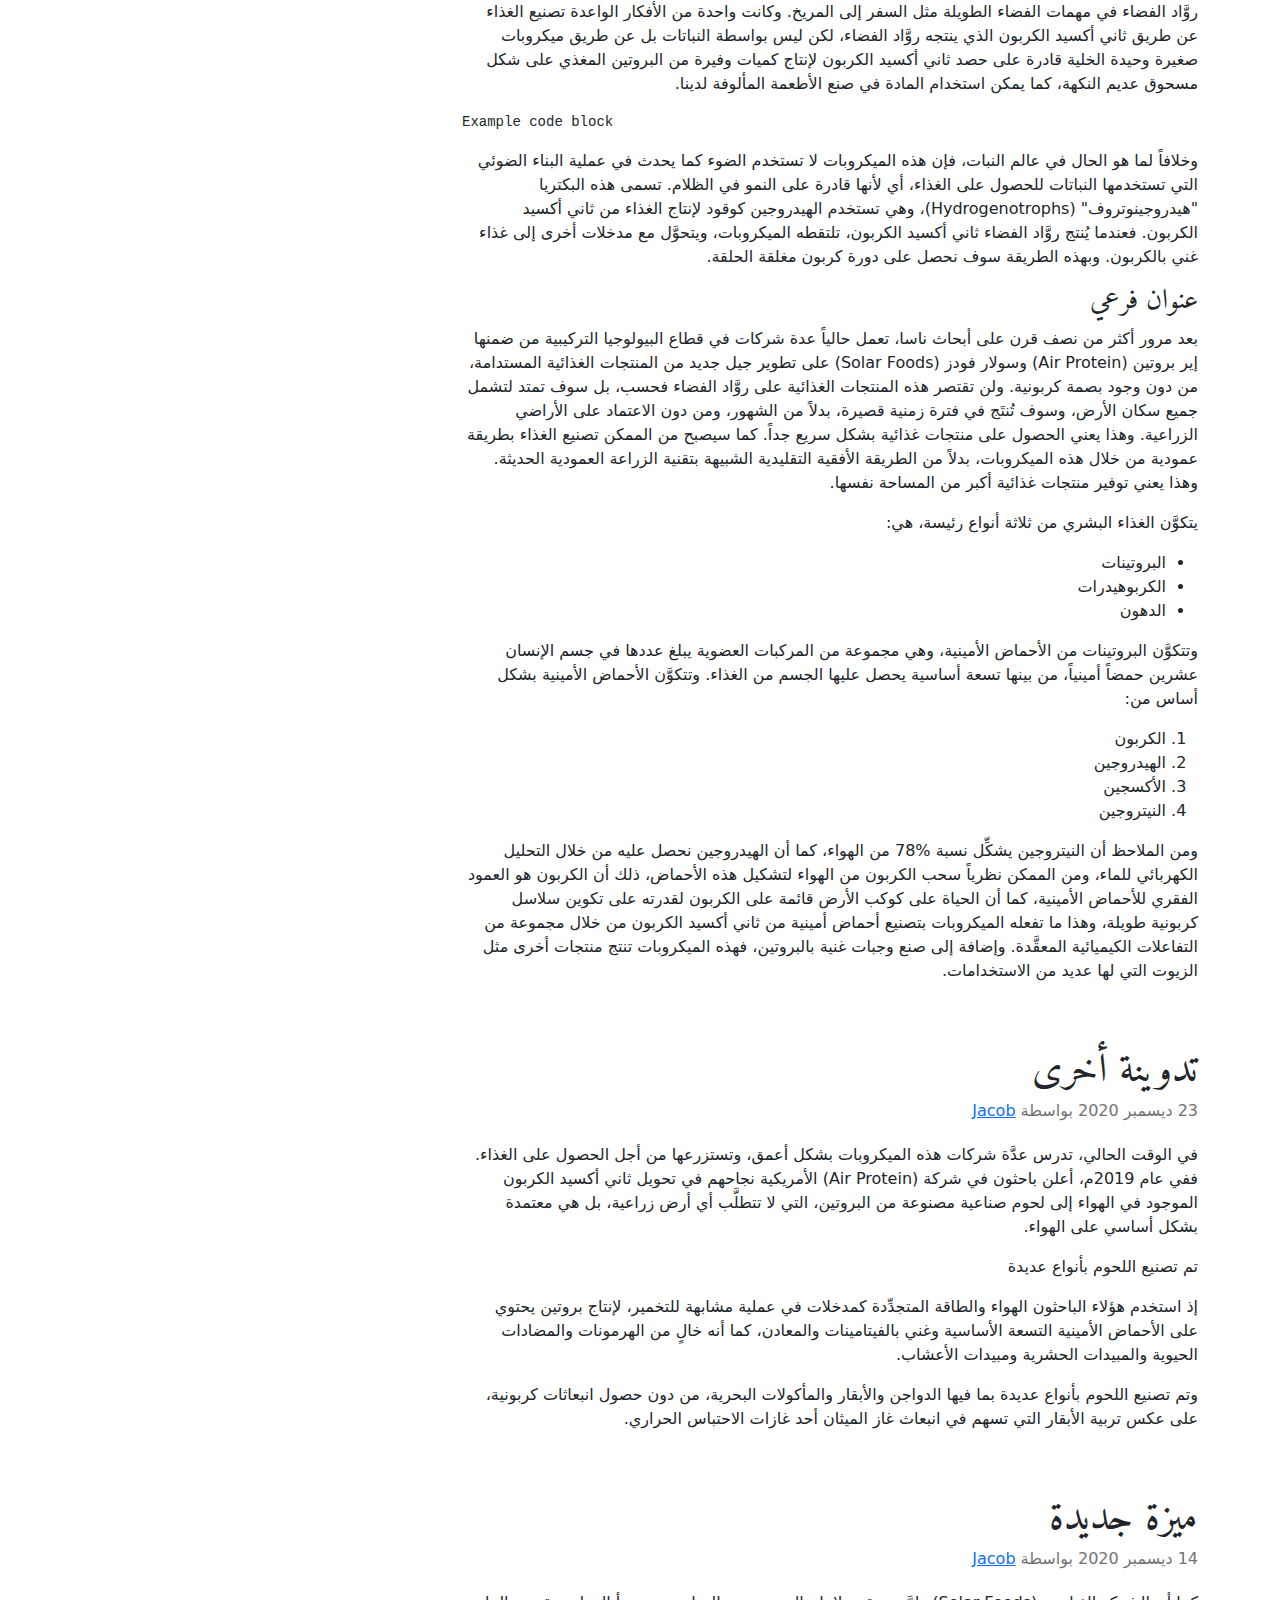
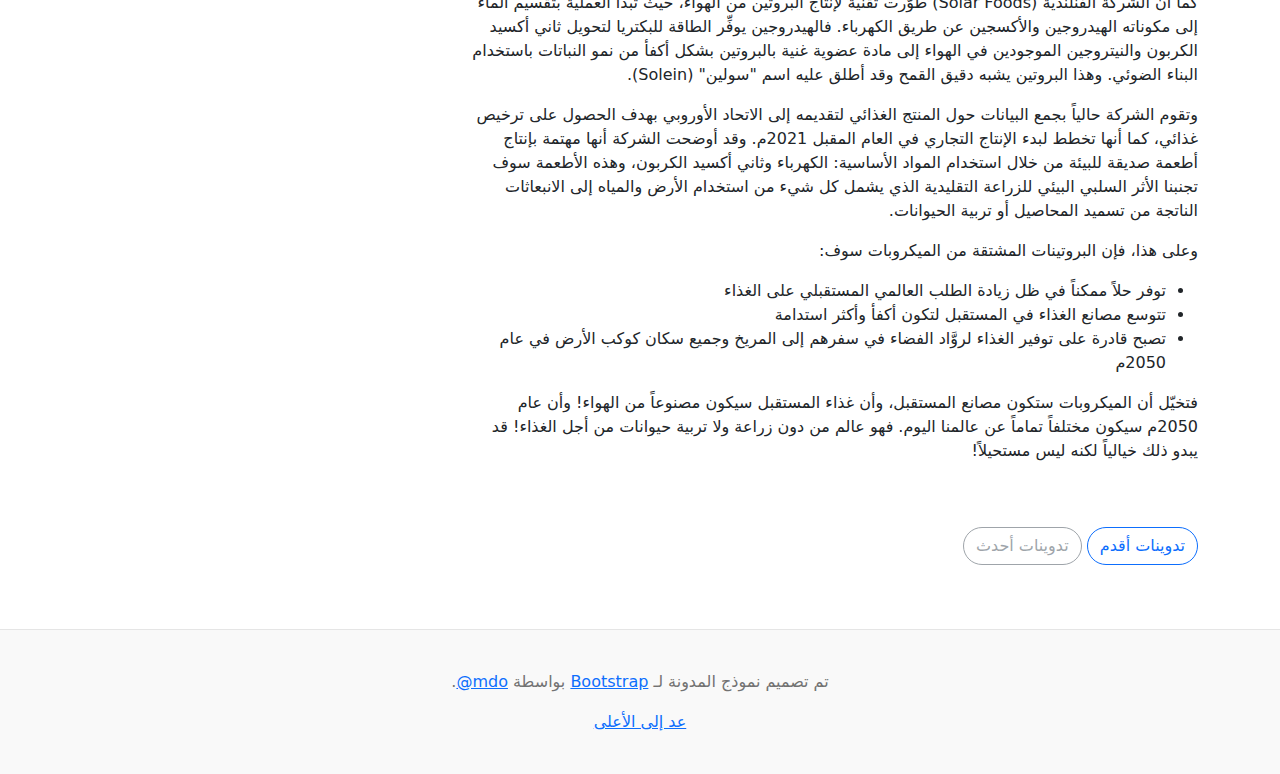
<file: bootstrap-5.0.2-examples/blog-rtl/index.html>
<!doctype html>
<html lang="ar" dir="rtl">
  <head>
    <meta charset="utf-8">
    <meta name="viewport" content="width=device-width, initial-scale=1">
    <meta name="description" content="">
    <meta name="author" content="Mark Otto, Jacob Thornton, and Bootstrap contributors">
    <meta name="generator" content="Hugo 0.84.0">
    <title>قالب المدونة · Bootstrap v5.0</title>

    <link rel="canonical" href="https://getbootstrap.com/docs/5.0/examples/blog-rtl/">

    

    <!-- Bootstrap core CSS -->
<link href="../assets/dist/css/bootstrap.rtl.min.css" rel="stylesheet">

    <style>
      .bd-placeholder-img {
        font-size: 1.125rem;
        text-anchor: middle;
        -webkit-user-select: none;
        -moz-user-select: none;
        user-select: none;
      }

      @media (min-width: 768px) {
        .bd-placeholder-img-lg {
          font-size: 3.5rem;
        }
      }
    </style>

    
    <!-- Custom styles for this template -->
    <link href="https://fonts.googleapis.com/css?family=Amiri:wght@400;700&amp;display=swap" rel="stylesheet">
    <!-- Custom styles for this template -->
    <link href="../blog/blog.rtl.css" rel="stylesheet">
  </head>
  <body>
    
<div class="container">
  <header class="blog-header py-3">
    <div class="row flex-nowrap justify-content-between align-items-center">
      <div class="col-4 pt-1">
        <a class="link-secondary" href="#">الإشتراك في النشرة البريدية</a>
      </div>
      <div class="col-4 text-center">
        <a class="blog-header-logo text-dark" href="#">كبير</a>
      </div>
      <div class="col-4 d-flex justify-content-end align-items-center">
        <a class="link-secondary" href="#" aria-label="بحث">
          <svg xmlns="http://www.w3.org/2000/svg" width="20" height="20" fill="none" stroke="currentColor" stroke-linecap="round" stroke-linejoin="round" stroke-width="2" class="mx-3" role="img" viewBox="0 0 24 24"><title>بحث</title><circle cx="10.5" cy="10.5" r="7.5"/><path d="M21 21l-5.2-5.2"/></svg>
        </a>
        <a class="btn btn-sm btn-outline-secondary" href="#">إنشاء حساب</a>
      </div>
    </div>
  </header>

  <div class="nav-scroller py-1 mb-2">
    <nav class="nav d-flex justify-content-between">
      <a class="p-2 link-secondary" href="#">العالم</a>
      <a class="p-2 link-secondary" href="#">الولايات المتحدة</a>
      <a class="p-2 link-secondary" href="#">التقنية</a>
      <a class="p-2 link-secondary" href="#">التصميم</a>
      <a class="p-2 link-secondary" href="#">الحضارة</a>
      <a class="p-2 link-secondary" href="#">المال والأعمال</a>
      <a class="p-2 link-secondary" href="#">السياسة</a>
      <a class="p-2 link-secondary" href="#">الرأي العام</a>
      <a class="p-2 link-secondary" href="#">العلوم</a>
      <a class="p-2 link-secondary" href="#">الصحة</a>
      <a class="p-2 link-secondary" href="#">الموضة</a>
      <a class="p-2 link-secondary" href="#">السفر</a>
    </nav>
  </div>
</div>

<main class="container">
  <div class="p-4 p-md-5 mb-4 text-white rounded bg-dark">
    <div class="col-md-6 px-0">
      <h1 class="display-4 fst-italic">عنوان تدوينة مميزة أطول</h1>
      <p class="lead my-3">عدة أسطر نصية متعددة تعبر عن التدوية، وذلك لإعلام القراء الجدد بسرعة وكفاءة حول أكثر الأشياء إثارة للاهتمام في محتويات هذه التدوينة.</p>
      <p class="lead mb-0"><a href="#" class="text-white fw-bold">أكمل القراءة...</a></p>
    </div>
  </div>

  <div class="row mb-2">
    <div class="col-md-6">
      <div class="row g-0 border rounded overflow-hidden flex-md-row mb-4 shadow-sm h-md-250 position-relative">
        <div class="col p-4 d-flex flex-column position-static">
          <strong class="d-inline-block mb-2 text-primary">العالم</strong>
          <h3 class="mb-0">مشاركة مميزة</h3>
          <div class="mb-1 text-muted">نوفمبر 12</div>
          <p class="card-text mb-auto">هذه بطاقة أوسع مع نص داعم أدناه كمقدمة طبيعية لمحتوى إضافي.</p>
          <a href="#" class="stretched-link">أكمل القراءة</a>
        </div>
        <div class="col-auto d-none d-lg-block">
          <svg class="bd-placeholder-img" width="200" height="250" xmlns="http://www.w3.org/2000/svg" role="img" aria-label="Placeholder: صورة مصغرة" preserveAspectRatio="xMidYMid slice" focusable="false"><title>Placeholder</title><rect width="100%" height="100%" fill="#55595c"/><text x="50%" y="50%" fill="#eceeef" dy=".3em">صورة مصغرة</text></svg>

        </div>
      </div>
    </div>
    <div class="col-md-6">
      <div class="row g-0 border rounded overflow-hidden flex-md-row mb-4 shadow-sm h-md-250 position-relative">
        <div class="col p-4 d-flex flex-column position-static">
          <strong class="d-inline-block mb-2 text-success">التصميم</strong>
          <h3 class="mb-0">عنوان الوظيفة</h3>
          <div class="mb-1 text-muted">نوفمبر 11</div>
          <p class="mb-auto">هذه بطاقة أوسع مع نص داعم أدناه كمقدمة طبيعية لمحتوى إضافي.</p>
          <a href="#" class="stretched-link">أكمل القراءة</a>
        </div>
        <div class="col-auto d-none d-lg-block">
          <svg class="bd-placeholder-img" width="200" height="250" xmlns="http://www.w3.org/2000/svg" role="img" aria-label="Placeholder: صورة مصغرة" preserveAspectRatio="xMidYMid slice" focusable="false"><title>Placeholder</title><rect width="100%" height="100%" fill="#55595c"/><text x="50%" y="50%" fill="#eceeef" dy=".3em">صورة مصغرة</text></svg>

        </div>
      </div>
    </div>
  </div>

  <div class="row">
    <div class="col-md-8">
      <h3 class="pb-4 mb-4 fst-italic border-bottom">
        من Firehose
      </h3>

      <article class="blog-post">
        <h2 class="blog-post-title">مثال على تدوينة</h2>
        <p class="blog-post-meta">1 يناير 2021 بواسطة <a href="#"> Mark </a></p>

        <p>تعرض مشاركة المدونة هذه بضعة أنواع مختلفة من المحتوى الذي يتم دعمه وتصميمه باستخدام Bootstrap. النصوص الأساسية، الصور، والأكواد مدعومة بشكل كامل.</p>
        <hr>
        <p>يشكِّل تأمين الغذاء في المستقبل قضية تؤرِّق حكومات العالَم والعلماء على حدٍّ سواء. فخلال القرن العشرين ازداد عدد سكان الأرض أربعة أضعاف، وتشير التقديرات إلى أن العدد سوف يصل إلى عشرة مليارات إنسان بحلول عام 2050م. وسوف تمثل هذه الزيادة الهائلة تحدياً كبيراً وضغطاً متصاعداً على قدرة الإنتاج الزراعي. الأمر الذي كان ولا بد من أن يدفع إلى تطوير تقنيات مبتكرة في تصنيع الغذاء غير الزراعة، منها تقنية مستقبلية تقوم على تصنيع الغذاء من الهواء.</p>
        <blockquote>
          <p>تشغل الزراعة مساحات كبيرة من اليابسة، وتستهلك كميات هائلة من المياه، كما أن إنتاج الغذاء بواسطة الزراعة يسهم بنسبة عالية من انبعاثات غازات الاحتباس الحراري العالمية</p>
        </blockquote>
        <p>تشغل الزراعة مساحات كبيرة من اليابسة، وتستهلك كميات هائلة من المياه. كما أن إنتاج الغذاء بواسطة الزراعة يسهم بنسبة عالية من انبعاثات غازات الاحتباس الحراري العالمية، وللمقارنة فإن هذه النسبة من الانبعاثات هي أكبر مما ينتجه قطاع النقل بكل ما فيه من سيارات وشاحنات وطائرات وقطارات.</p>
        <h2>عنوان</h2>
        <p>تحصل النباتات على غذائها بواسطة عملية تسمى البناء الضوئي، حيث تقوم النباتات بتحويل ضوء الشمس والماء وثاني أكسيد الكربون الموجود في الغلاف الجوي إلى غذاء وتطلق الأكسجين كمنتج ثانوي لهذا التفاعل الكيميائي. وتحدث هذه العملية في "البلاستيدات الخضراء". فالنباتات تستفيد من طاقة ضوء الشمس في تقسيم الماء إلى هيدروجين وأكسجين، وتحدث تفاعلات كيميائية أخرى ينتج عنها سكر الجلكوز الذي تستخدمه كمصدر للغذاء وينطلق الأكسجين من النباتات إلى الغلاف الجوي. وهذا يعني أن النباتات تحوِّل ثاني أكسيد الكربون إلى غذاء من خلال تفاعلات كيميائية معقَّدة. ويُعد البناء الضوئي من أهم التفاعلات الكيميائية على كوكب الأرض، فقد ساعد في الماضي على تطوُّر كوكبنا وظهور الحياة عليه. فالنباتات تستخدم ثاني أكسيد الكربون لصنع غذائها، وتطلق الأكسجين لتساعد الكائنات الأخرى على التنفس!</p>
        <h3>عنوان فرعي</h3>
        <p>ألهمت هذه العملية علماء وكالة الفضاء الأمريكية (ناسا) خلال الستينيات من القرن الماضي، لبحث فكرة إطعام روَّاد الفضاء في مهمات الفضاء الطويلة مثل السفر إلى المريخ. وكانت واحدة من الأفكار الواعدة تصنيع الغذاء عن طريق ثاني أكسيد الكربون الذي ينتجه روَّاد الفضاء، لكن ليس بواسطة النباتات بل عن طريق ميكروبات صغيرة وحيدة الخلية قادرة على حصد ثاني أكسيد الكربون لإنتاج كميات وفيرة من البروتين المغذي على شكل مسحوق عديم النكهة، كما يمكن استخدام المادة في صنع الأطعمة المألوفة لدينا.</p>
        <pre><code>Example code block</code></pre>
        <p>وخلافاً لما هو الحال في عالم النبات، فإن هذه الميكروبات لا تستخدم الضوء كما يحدث في عملية البناء الضوئي التي تستخدمها النباتات للحصول على الغذاء، أي لأنها قادرة على النمو في الظلام. تسمى هذه البكتريا "هيدروجينوتروف" (Hydrogenotrophs)، وهي تستخدم الهيدروجين كوقود لإنتاج الغذاء من ثاني أكسيد الكربون. فعندما يُنتج روَّاد الفضاء ثاني أكسيد الكربون، تلتقطه الميكروبات، ويتحوَّل مع مدخلات أخرى إلى غذاء غني بالكربون. وبهذه الطريقة سوف نحصل على دورة كربون مغلقة الحلقة.</p>
        <h3>عنوان فرعي</h3>
        <p>بعد مرور أكثر من نصف قرن على أبحاث ناسا، تعمل حالياً عدة شركات في قطاع البيولوجيا التركيبية من ضمنها إير بروتين (Air Protein) وسولار فودز (Solar Foods) على تطوير جيل جديد من المنتجات الغذائية المستدامة، من دون وجود بصمة كربونية. ولن تقتصر هذه المنتجات الغذائية على روَّاد الفضاء فحسب، بل سوف تمتد لتشمل جميع سكان الأرض، وسوف تُنتَج في فترة زمنية قصيرة، بدلاً من الشهور، ومن دون الاعتماد على الأراضي الزراعية. وهذا يعني الحصول على منتجات غذائية بشكل سريع جداً. كما سيصبح من الممكن تصنيع الغذاء بطريقة عمودية من خلال هذه الميكروبات، بدلاً من الطريقة الأفقية التقليدية الشبيهة بتقنية الزراعة العمودية الحديثة. وهذا يعني توفير منتجات غذائية أكبر من المساحة نفسها.</p>
        <p>يتكوَّن الغذاء البشري من ثلاثة أنواع رئيسة، هي:</p>
        <ul>
          <li>البروتينات</li>
          <li>الكربوهيدرات</li>
          <li>الدهون</li>
        </ul>
        <p>وتتكوَّن البروتينات من الأحماض الأمينية، وهي مجموعة من المركبات العضوية يبلغ عددها في جسم الإنسان عشرين حمضاً أمينياً، من بينها تسعة أساسية يحصل عليها الجسم من الغذاء. وتتكوَّن الأحماض الأمينية بشكل أساس من:</p>
        <ol>
          <li>الكربون</li>
          <li>الهيدروجين</li>
          <li>الأكسجين</li>
          <li>النيتروجين</li>
        </ol>
        <p>ومن الملاحظ أن النيتروجين يشكِّل نسبة %78 من الهواء، كما أن الهيدروجين نحصل عليه من خلال التحليل الكهربائي للماء، ومن الممكن نظرياً سحب الكربون من الهواء لتشكيل هذه الأحماض، ذلك أن الكربون هو العمود الفقري للأحماض الأمينية، كما أن الحياة على كوكب الأرض قائمة على الكربون لقدرته على تكوين سلاسل كربونية طويلة، وهذا ما تفعله الميكروبات بتصنيع أحماض أمينية من ثاني أكسيد الكربون من خلال مجموعة من التفاعلات الكيميائية المعقَّدة. وإضافة إلى صنع وجبات غنية بالبروتين، فهذه الميكروبات تنتج منتجات أخرى مثل الزيوت التي لها عديد من الاستخدامات.</p>
      </article>

      <article class="blog-post">
        <h2 class="blog-post-title">تدوينة أخرى</h2>
        <p class="blog-post-meta">23 ديسمبر 2020 بواسطة <a href="#">Jacob</a></p>

        <p>في الوقت الحالي، تدرس عدَّة شركات هذه الميكروبات بشكل أعمق، وتستزرعها من أجل الحصول على الغذاء. ففي عام 2019م، أعلن باحثون في شركة (Air Protein) الأمريكية نجاحهم في تحويل ثاني أكسيد الكربون الموجود في الهواء إلى لحوم صناعية مصنوعة من البروتين، التي لا تتطلَّب أي أرض زراعية، بل هي معتمدة بشكل أساسي على الهواء.</p>
        <blockquote>
          <p>تم تصنيع اللحوم بأنواع عديدة</p>
        </blockquote>
        <p>إذ استخدم هؤلاء الباحثون الهواء والطاقة المتجدِّدة كمدخلات في عملية مشابهة للتخمير، لإنتاج بروتين يحتوي على الأحماض الأمينية التسعة الأساسية وغني بالفيتامينات والمعادن، كما أنه خالٍ من الهرمونات والمضادات الحيوية والمبيدات الحشرية ومبيدات الأعشاب.</p>
        <p> وتم تصنيع اللحوم بأنواع عديدة بما فيها الدواجن والأبقار والمأكولات البحرية، من دون حصول انبعاثات كربونية، على عكس تربية الأبقار التي تسهم في انبعاث غاز الميثان أحد غازات الاحتباس الحراري.</p>
      </article>

      <article class="blog-post">
        <h2 class="blog-post-title">ميزة جديدة</h2>
        <p class="blog-post-meta">14 ديسمبر 2020 بواسطة <a href="#">Jacob</a></p>

        <p>كما أن الشركة الفنلندية (Solar Foods) طوَّرت تقنية لإنتاج البروتين من الهواء، حيث تبدأ العملية بتقسيم الماء إلى مكوناته الهيدروجين والأكسجين عن طريق الكهرباء. فالهيدروجين يوفِّر الطاقة للبكتريا لتحويل ثاني أكسيد الكربون والنيتروجين الموجودين في الهواء إلى مادة عضوية غنية بالبروتين بشكل أكفأ من نمو النباتات باستخدام البناء الضوئي. وهذا البروتين يشبه دقيق القمح وقد أطلق عليه اسم "سولين" (Solein).</p>
        <p>وتقوم الشركة حالياً بجمع البيانات حول المنتج الغذائي لتقديمه إلى الاتحاد الأوروبي بهدف الحصول على ترخيص غذائي، كما أنها تخطط لبدء الإنتاج التجاري في العام المقبل 2021م. وقد أوضحت الشركة أنها مهتمة بإنتاج أطعمة صديقة للبيئة من خلال استخدام المواد الأساسية: الكهرباء وثاني أكسيد الكربون، وهذه الأطعمة سوف تجنبنا الأثر السلبي البيئي للزراعة التقليدية الذي يشمل كل شيء من استخدام الأرض والمياه إلى الانبعاثات الناتجة من تسميد المحاصيل أو تربية الحيوانات.</p>
        <p>وعلى هذا، فإن البروتينات المشتقة من الميكروبات سوف:</p>
        <ul>
          <li>توفر حلاً ممكناً في ظل زيادة الطلب العالمي المستقبلي على الغذاء</li>
          <li>تتوسع مصانع الغذاء في المستقبل لتكون أكفأ وأكثر استدامة</li>
          <li>تصبح قادرة على توفير الغذاء لروَّاد الفضاء في سفرهم إلى المريخ وجميع سكان كوكب الأرض في عام 2050م</li>
        </ul>
        <p>فتخيّل أن الميكروبات ستكون مصانع المستقبل، وأن غذاء المستقبل سيكون مصنوعاً من الهواء! وأن عام 2050م سيكون مختلفاً تماماً عن عالمنا اليوم. فهو عالم من دون زراعة ولا تربية حيوانات من أجل الغذاء! قد يبدو ذلك خيالياً لكنه ليس مستحيلاً!</p>
      </article>

      <nav class="blog-pagination" aria-label="Pagination">
        <a class="btn btn-outline-primary" href="#">تدوينات أقدم</a>
        <a class="btn btn-outline-secondary disabled" href="#" tabindex="-1" aria-disabled="true">تدوينات أحدث</a>
      </nav>

    </div>

    <div class="col-md-4">
      <div class="position-sticky" style="top: 2rem;">
        <div class="p-4 mb-3 bg-light rounded">
          <h4 class="fst-italic">حول</h4>
          <p class="mb-0">أقبلت، فأقبلت معك الحياة بجميع صنوفها وألوانها: فالنبات ينبت، والأشجار تورق وتزهر، والهرة تموء، والقمري يسجع، والغنم يثغو، والبقر يخور، وكل أليف يدعو أليفه. كل شيء يشعر بالحياة وينسي هموم الحياة، ولا يذكر إلا سعادة الحياة، فإن كان الزمان جسدا فأنت روحه، وإن كان عمرا فأنت شبابه.</p>
        </div>

        <div class="p-4">
          <h4 class="fst-italic">الأرشيف</h4>
          <ol class="list-unstyled mb-0">
            <li><a href="#">مارس 2021</a></li>
            <li><a href="#">شباط 2021</a></li>
            <li><a href="#">يناير 2021</a></li>
            <li><a href="#">ديسمبر 2020</a></li>
            <li><a href="#">نوفمبر 2020</a></li>
            <li><a href="#">أكتوبر 2020</a></li>
            <li><a href="#">سبتمبر 2020</a></li>
            <li><a href="#">اغسطس 2020</a></li>
            <li><a href="#">يوليو 2020</a></li>
            <li><a href="#">يونيو 2020</a></li>
            <li><a href="#">مايو 2020</a></li>
            <li><a href="#">ابريل 2020</a></li>
          </ol>
        </div>

        <div class="p-4">
          <h4 class="fst-italic">في مكان آخر</h4>
          <ol class="list-unstyled">
            <li><a href="#">GitHub</a></li>
            <li><a href="#">Twitter</a></li>
            <li><a href="#">Facebook</a></li>
          </ol>
        </div>
      </div>
    </div>
  </div>

</main>

<footer class="blog-footer">
  <p>تم تصميم نموذج المدونة لـ <a href="https://getbootstrap.com/">Bootstrap</a> بواسطة <a href="https://twitter.com/mdo"><bdi lang="en" dir="ltr">@mdo</bdi></a>.</p>
  <p>
    <a href="#">عد إلى الأعلى</a>
  </p>
</footer>


    
  </body>
</html>
</file>
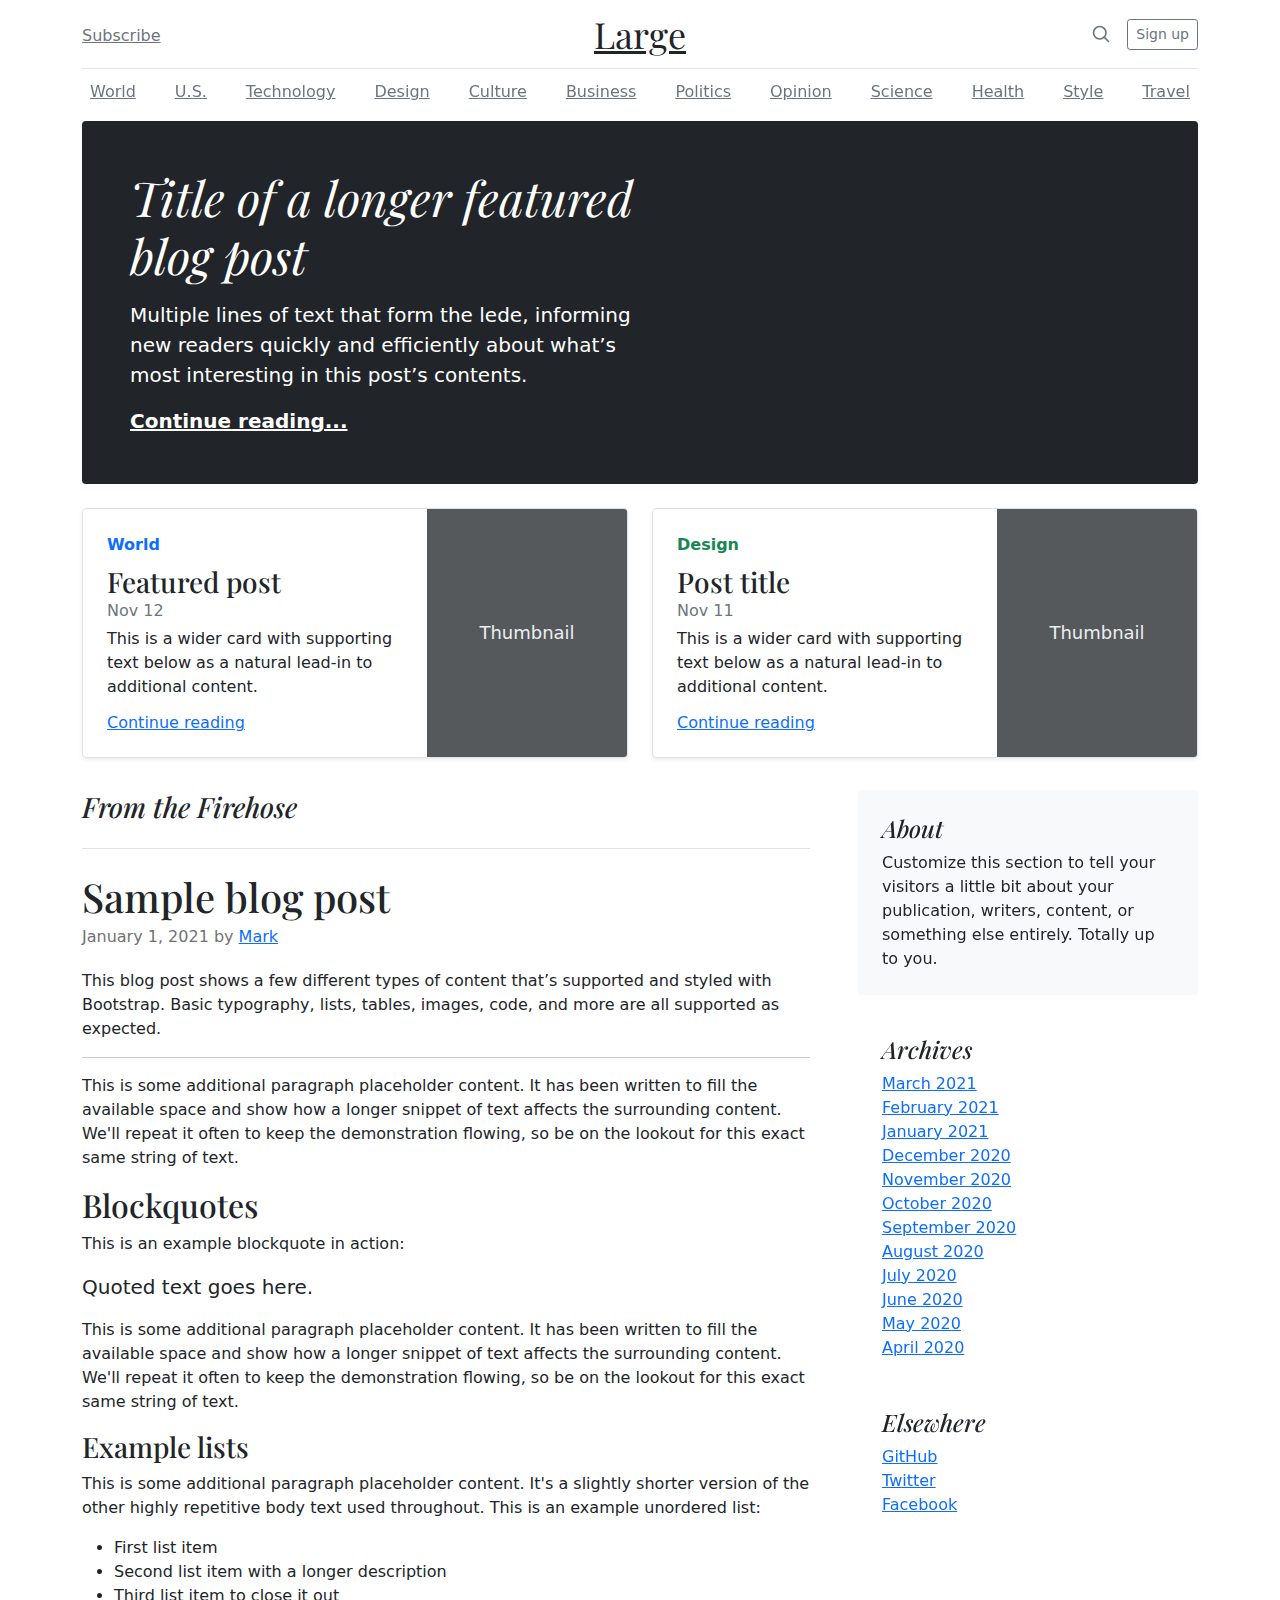
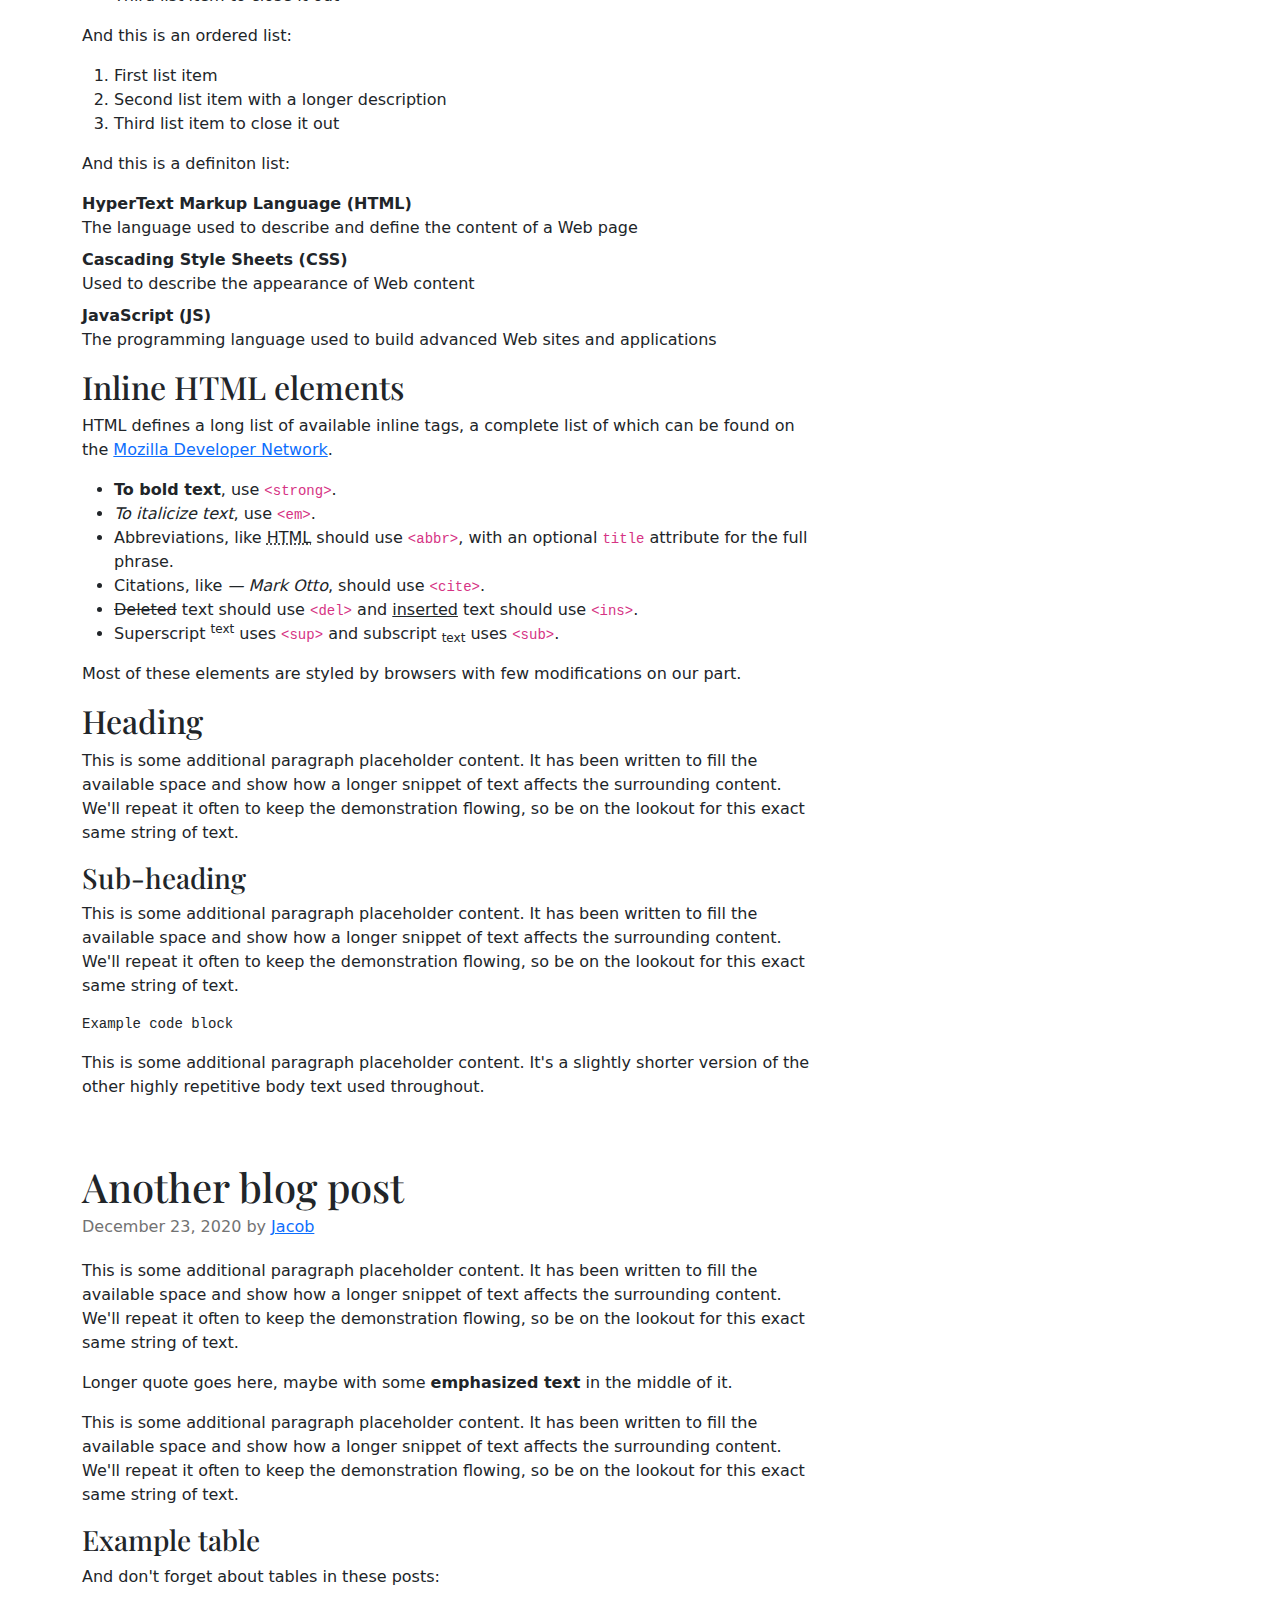
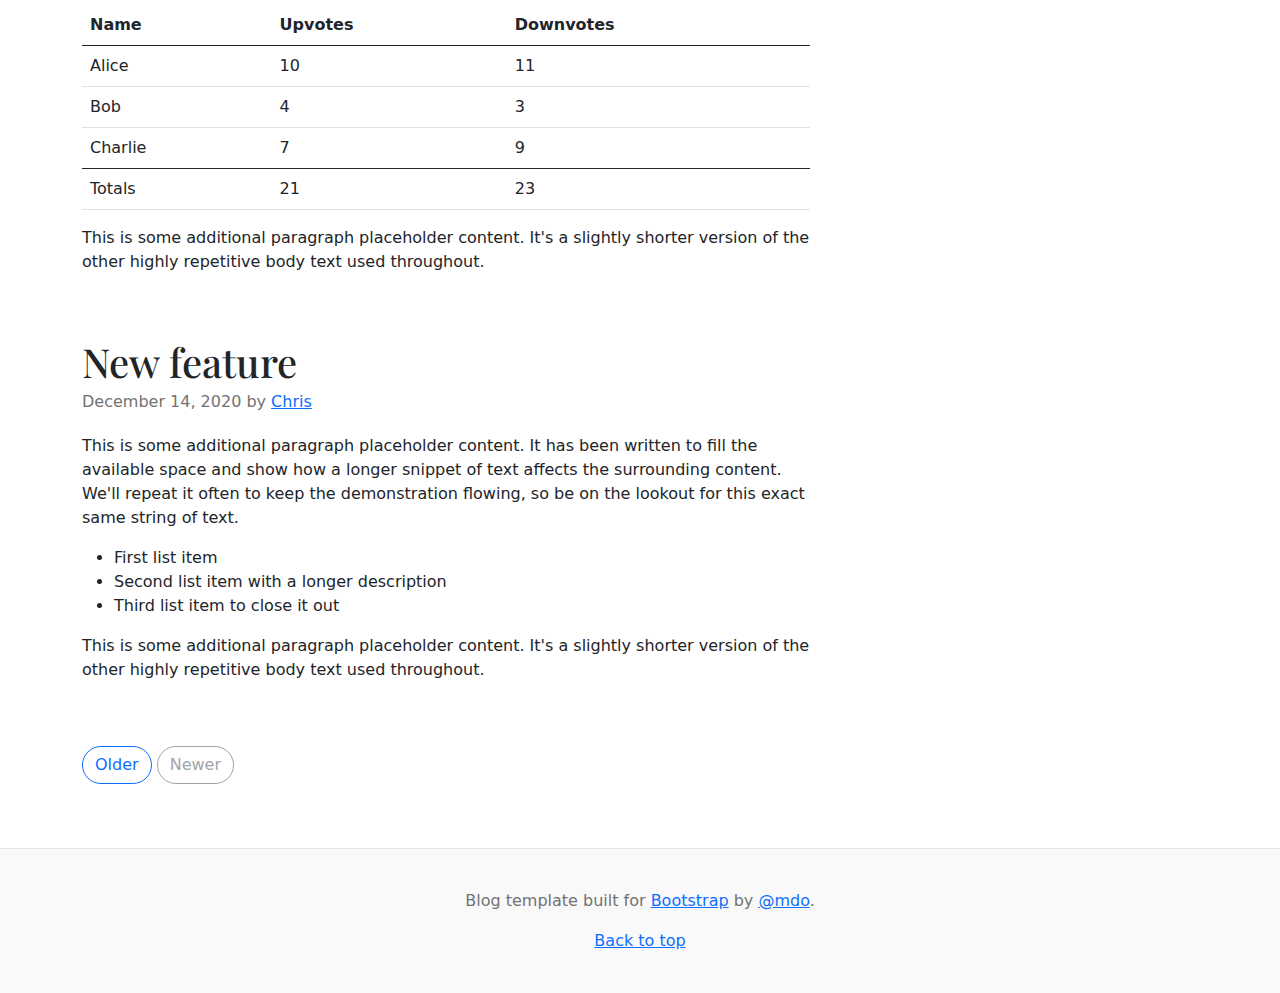
<file: bootstrap-5.0.2-examples/blog/index.html>
<!doctype html>
<html lang="en">
  <head>
    <meta charset="utf-8">
    <meta name="viewport" content="width=device-width, initial-scale=1">
    <meta name="description" content="">
    <meta name="author" content="Mark Otto, Jacob Thornton, and Bootstrap contributors">
    <meta name="generator" content="Hugo 0.84.0">
    <title>Blog Template · Bootstrap v5.0</title>

    <link rel="canonical" href="https://getbootstrap.com/docs/5.0/examples/blog/">

    

    <!-- Bootstrap core CSS -->
<link href="../assets/dist/css/bootstrap.min.css" rel="stylesheet">

    <style>
      .bd-placeholder-img {
        font-size: 1.125rem;
        text-anchor: middle;
        -webkit-user-select: none;
        -moz-user-select: none;
        user-select: none;
      }

      @media (min-width: 768px) {
        .bd-placeholder-img-lg {
          font-size: 3.5rem;
        }
      }
    </style>

    
    <!-- Custom styles for this template -->
    <link href="https://fonts.googleapis.com/css?family=Playfair&#43;Display:700,900&amp;display=swap" rel="stylesheet">
    <!-- Custom styles for this template -->
    <link href="blog.css" rel="stylesheet">
  </head>
  <body>
    
<div class="container">
  <header class="blog-header py-3">
    <div class="row flex-nowrap justify-content-between align-items-center">
      <div class="col-4 pt-1">
        <a class="link-secondary" href="#">Subscribe</a>
      </div>
      <div class="col-4 text-center">
        <a class="blog-header-logo text-dark" href="#">Large</a>
      </div>
      <div class="col-4 d-flex justify-content-end align-items-center">
        <a class="link-secondary" href="#" aria-label="Search">
          <svg xmlns="http://www.w3.org/2000/svg" width="20" height="20" fill="none" stroke="currentColor" stroke-linecap="round" stroke-linejoin="round" stroke-width="2" class="mx-3" role="img" viewBox="0 0 24 24"><title>Search</title><circle cx="10.5" cy="10.5" r="7.5"/><path d="M21 21l-5.2-5.2"/></svg>
        </a>
        <a class="btn btn-sm btn-outline-secondary" href="#">Sign up</a>
      </div>
    </div>
  </header>

  <div class="nav-scroller py-1 mb-2">
    <nav class="nav d-flex justify-content-between">
      <a class="p-2 link-secondary" href="#">World</a>
      <a class="p-2 link-secondary" href="#">U.S.</a>
      <a class="p-2 link-secondary" href="#">Technology</a>
      <a class="p-2 link-secondary" href="#">Design</a>
      <a class="p-2 link-secondary" href="#">Culture</a>
      <a class="p-2 link-secondary" href="#">Business</a>
      <a class="p-2 link-secondary" href="#">Politics</a>
      <a class="p-2 link-secondary" href="#">Opinion</a>
      <a class="p-2 link-secondary" href="#">Science</a>
      <a class="p-2 link-secondary" href="#">Health</a>
      <a class="p-2 link-secondary" href="#">Style</a>
      <a class="p-2 link-secondary" href="#">Travel</a>
    </nav>
  </div>
</div>

<main class="container">
  <div class="p-4 p-md-5 mb-4 text-white rounded bg-dark">
    <div class="col-md-6 px-0">
      <h1 class="display-4 fst-italic">Title of a longer featured blog post</h1>
      <p class="lead my-3">Multiple lines of text that form the lede, informing new readers quickly and efficiently about what’s most interesting in this post’s contents.</p>
      <p class="lead mb-0"><a href="#" class="text-white fw-bold">Continue reading...</a></p>
    </div>
  </div>

  <div class="row mb-2">
    <div class="col-md-6">
      <div class="row g-0 border rounded overflow-hidden flex-md-row mb-4 shadow-sm h-md-250 position-relative">
        <div class="col p-4 d-flex flex-column position-static">
          <strong class="d-inline-block mb-2 text-primary">World</strong>
          <h3 class="mb-0">Featured post</h3>
          <div class="mb-1 text-muted">Nov 12</div>
          <p class="card-text mb-auto">This is a wider card with supporting text below as a natural lead-in to additional content.</p>
          <a href="#" class="stretched-link">Continue reading</a>
        </div>
        <div class="col-auto d-none d-lg-block">
          <svg class="bd-placeholder-img" width="200" height="250" xmlns="http://www.w3.org/2000/svg" role="img" aria-label="Placeholder: Thumbnail" preserveAspectRatio="xMidYMid slice" focusable="false"><title>Placeholder</title><rect width="100%" height="100%" fill="#55595c"/><text x="50%" y="50%" fill="#eceeef" dy=".3em">Thumbnail</text></svg>

        </div>
      </div>
    </div>
    <div class="col-md-6">
      <div class="row g-0 border rounded overflow-hidden flex-md-row mb-4 shadow-sm h-md-250 position-relative">
        <div class="col p-4 d-flex flex-column position-static">
          <strong class="d-inline-block mb-2 text-success">Design</strong>
          <h3 class="mb-0">Post title</h3>
          <div class="mb-1 text-muted">Nov 11</div>
          <p class="mb-auto">This is a wider card with supporting text below as a natural lead-in to additional content.</p>
          <a href="#" class="stretched-link">Continue reading</a>
        </div>
        <div class="col-auto d-none d-lg-block">
          <svg class="bd-placeholder-img" width="200" height="250" xmlns="http://www.w3.org/2000/svg" role="img" aria-label="Placeholder: Thumbnail" preserveAspectRatio="xMidYMid slice" focusable="false"><title>Placeholder</title><rect width="100%" height="100%" fill="#55595c"/><text x="50%" y="50%" fill="#eceeef" dy=".3em">Thumbnail</text></svg>

        </div>
      </div>
    </div>
  </div>

  <div class="row g-5">
    <div class="col-md-8">
      <h3 class="pb-4 mb-4 fst-italic border-bottom">
        From the Firehose
      </h3>

      <article class="blog-post">
        <h2 class="blog-post-title">Sample blog post</h2>
        <p class="blog-post-meta">January 1, 2021 by <a href="#">Mark</a></p>

        <p>This blog post shows a few different types of content that’s supported and styled with Bootstrap. Basic typography, lists, tables, images, code, and more are all supported as expected.</p>
        <hr>
        <p>This is some additional paragraph placeholder content. It has been written to fill the available space and show how a longer snippet of text affects the surrounding content. We'll repeat it often to keep the demonstration flowing, so be on the lookout for this exact same string of text.</p>
        <h2>Blockquotes</h2>
        <p>This is an example blockquote in action:</p>
        <blockquote class="blockquote">
          <p>Quoted text goes here.</p>
        </blockquote>
        <p>This is some additional paragraph placeholder content. It has been written to fill the available space and show how a longer snippet of text affects the surrounding content. We'll repeat it often to keep the demonstration flowing, so be on the lookout for this exact same string of text.</p>
        <h3>Example lists</h3>
        <p>This is some additional paragraph placeholder content. It's a slightly shorter version of the other highly repetitive body text used throughout. This is an example unordered list:</p>
        <ul>
          <li>First list item</li>
          <li>Second list item with a longer description</li>
          <li>Third list item to close it out</li>
        </ul>
        <p>And this is an ordered list:</p>
        <ol>
          <li>First list item</li>
          <li>Second list item with a longer description</li>
          <li>Third list item to close it out</li>
        </ol>
        <p>And this is a definiton list:</p>
        <dl>
          <dt>HyperText Markup Language (HTML)</dt>
          <dd>The language used to describe and define the content of a Web page</dd>
          <dt>Cascading Style Sheets (CSS)</dt>
          <dd>Used to describe the appearance of Web content</dd>
          <dt>JavaScript (JS)</dt>
          <dd>The programming language used to build advanced Web sites and applications</dd>
        </dl>
        <h2>Inline HTML elements</h2>
        <p>HTML defines a long list of available inline tags, a complete list of which can be found on the <a href="https://developer.mozilla.org/en-US/docs/Web/HTML/Element">Mozilla Developer Network</a>.</p>
        <ul>
          <li><strong>To bold text</strong>, use <code class="language-plaintext highlighter-rouge">&lt;strong&gt;</code>.</li>
          <li><em>To italicize text</em>, use <code class="language-plaintext highlighter-rouge">&lt;em&gt;</code>.</li>
          <li>Abbreviations, like <abbr title="HyperText Markup Langage">HTML</abbr> should use <code class="language-plaintext highlighter-rouge">&lt;abbr&gt;</code>, with an optional <code class="language-plaintext highlighter-rouge">title</code> attribute for the full phrase.</li>
          <li>Citations, like <cite>— Mark Otto</cite>, should use <code class="language-plaintext highlighter-rouge">&lt;cite&gt;</code>.</li>
          <li><del>Deleted</del> text should use <code class="language-plaintext highlighter-rouge">&lt;del&gt;</code> and <ins>inserted</ins> text should use <code class="language-plaintext highlighter-rouge">&lt;ins&gt;</code>.</li>
          <li>Superscript <sup>text</sup> uses <code class="language-plaintext highlighter-rouge">&lt;sup&gt;</code> and subscript <sub>text</sub> uses <code class="language-plaintext highlighter-rouge">&lt;sub&gt;</code>.</li>
        </ul>
        <p>Most of these elements are styled by browsers with few modifications on our part.</p>
        <h2>Heading</h2>
        <p>This is some additional paragraph placeholder content. It has been written to fill the available space and show how a longer snippet of text affects the surrounding content. We'll repeat it often to keep the demonstration flowing, so be on the lookout for this exact same string of text.</p>
        <h3>Sub-heading</h3>
        <p>This is some additional paragraph placeholder content. It has been written to fill the available space and show how a longer snippet of text affects the surrounding content. We'll repeat it often to keep the demonstration flowing, so be on the lookout for this exact same string of text.</p>
        <pre><code>Example code block</code></pre>
        <p>This is some additional paragraph placeholder content. It's a slightly shorter version of the other highly repetitive body text used throughout.</p>
      </article>

      <article class="blog-post">
        <h2 class="blog-post-title">Another blog post</h2>
        <p class="blog-post-meta">December 23, 2020 by <a href="#">Jacob</a></p>

        <p>This is some additional paragraph placeholder content. It has been written to fill the available space and show how a longer snippet of text affects the surrounding content. We'll repeat it often to keep the demonstration flowing, so be on the lookout for this exact same string of text.</p>
        <blockquote>
          <p>Longer quote goes here, maybe with some <strong>emphasized text</strong> in the middle of it.</p>
        </blockquote>
        <p>This is some additional paragraph placeholder content. It has been written to fill the available space and show how a longer snippet of text affects the surrounding content. We'll repeat it often to keep the demonstration flowing, so be on the lookout for this exact same string of text.</p>
        <h3>Example table</h3>
        <p>And don't forget about tables in these posts:</p>
        <table class="table">
          <thead>
            <tr>
              <th>Name</th>
              <th>Upvotes</th>
              <th>Downvotes</th>
            </tr>
          </thead>
          <tbody>
            <tr>
              <td>Alice</td>
              <td>10</td>
              <td>11</td>
            </tr>
            <tr>
              <td>Bob</td>
              <td>4</td>
              <td>3</td>
            </tr>
            <tr>
              <td>Charlie</td>
              <td>7</td>
              <td>9</td>
            </tr>
          </tbody>
          <tfoot>
            <tr>
              <td>Totals</td>
              <td>21</td>
              <td>23</td>
            </tr>
          </tfoot>
        </table>

        <p>This is some additional paragraph placeholder content. It's a slightly shorter version of the other highly repetitive body text used throughout.</p>
      </article>

      <article class="blog-post">
        <h2 class="blog-post-title">New feature</h2>
        <p class="blog-post-meta">December 14, 2020 by <a href="#">Chris</a></p>

        <p>This is some additional paragraph placeholder content. It has been written to fill the available space and show how a longer snippet of text affects the surrounding content. We'll repeat it often to keep the demonstration flowing, so be on the lookout for this exact same string of text.</p>
        <ul>
          <li>First list item</li>
          <li>Second list item with a longer description</li>
          <li>Third list item to close it out</li>
        </ul>
        <p>This is some additional paragraph placeholder content. It's a slightly shorter version of the other highly repetitive body text used throughout.</p>
      </article>

      <nav class="blog-pagination" aria-label="Pagination">
        <a class="btn btn-outline-primary" href="#">Older</a>
        <a class="btn btn-outline-secondary disabled" href="#" tabindex="-1" aria-disabled="true">Newer</a>
      </nav>

    </div>

    <div class="col-md-4">
      <div class="position-sticky" style="top: 2rem;">
        <div class="p-4 mb-3 bg-light rounded">
          <h4 class="fst-italic">About</h4>
          <p class="mb-0">Customize this section to tell your visitors a little bit about your publication, writers, content, or something else entirely. Totally up to you.</p>
        </div>

        <div class="p-4">
          <h4 class="fst-italic">Archives</h4>
          <ol class="list-unstyled mb-0">
            <li><a href="#">March 2021</a></li>
            <li><a href="#">February 2021</a></li>
            <li><a href="#">January 2021</a></li>
            <li><a href="#">December 2020</a></li>
            <li><a href="#">November 2020</a></li>
            <li><a href="#">October 2020</a></li>
            <li><a href="#">September 2020</a></li>
            <li><a href="#">August 2020</a></li>
            <li><a href="#">July 2020</a></li>
            <li><a href="#">June 2020</a></li>
            <li><a href="#">May 2020</a></li>
            <li><a href="#">April 2020</a></li>
          </ol>
        </div>

        <div class="p-4">
          <h4 class="fst-italic">Elsewhere</h4>
          <ol class="list-unstyled">
            <li><a href="#">GitHub</a></li>
            <li><a href="#">Twitter</a></li>
            <li><a href="#">Facebook</a></li>
          </ol>
        </div>
      </div>
    </div>
  </div>

</main>

<footer class="blog-footer">
  <p>Blog template built for <a href="https://getbootstrap.com/">Bootstrap</a> by <a href="https://twitter.com/mdo">@mdo</a>.</p>
  <p>
    <a href="#">Back to top</a>
  </p>
</footer>


    
  </body>
</html>
</file>
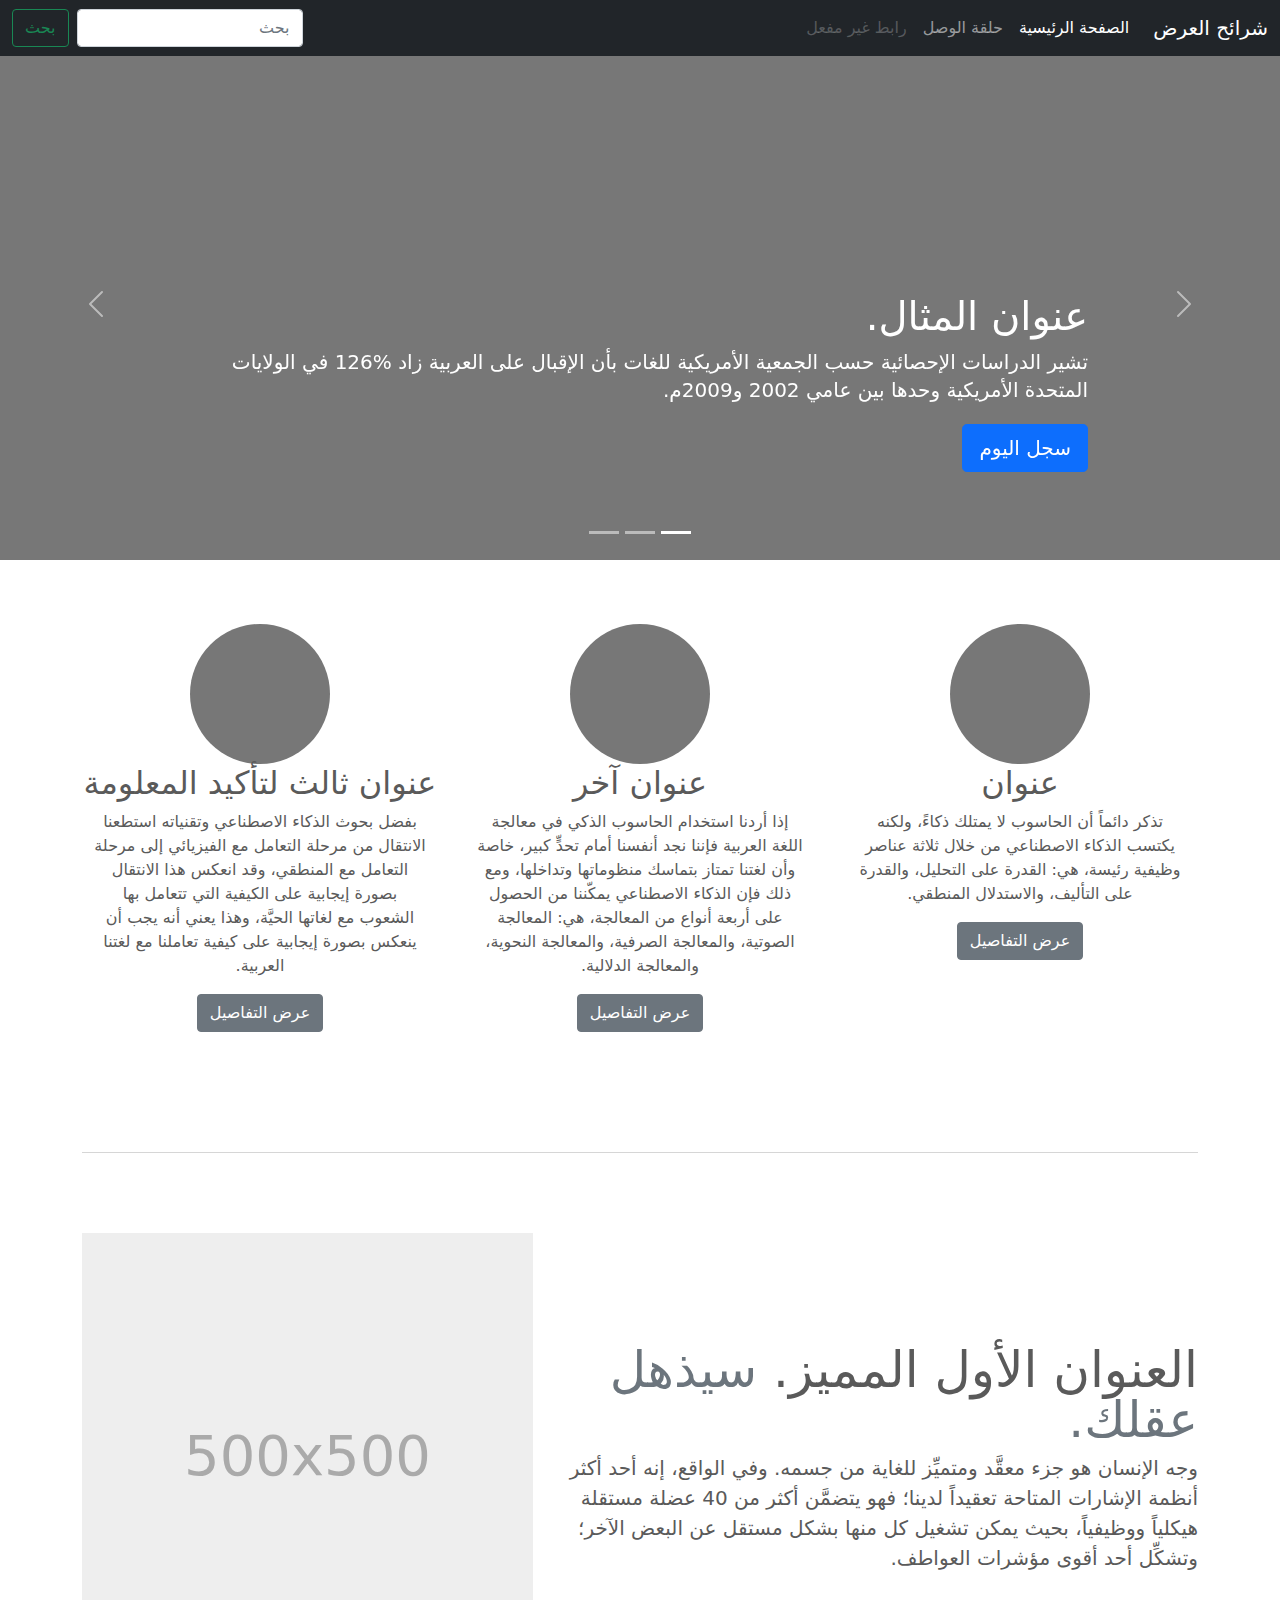
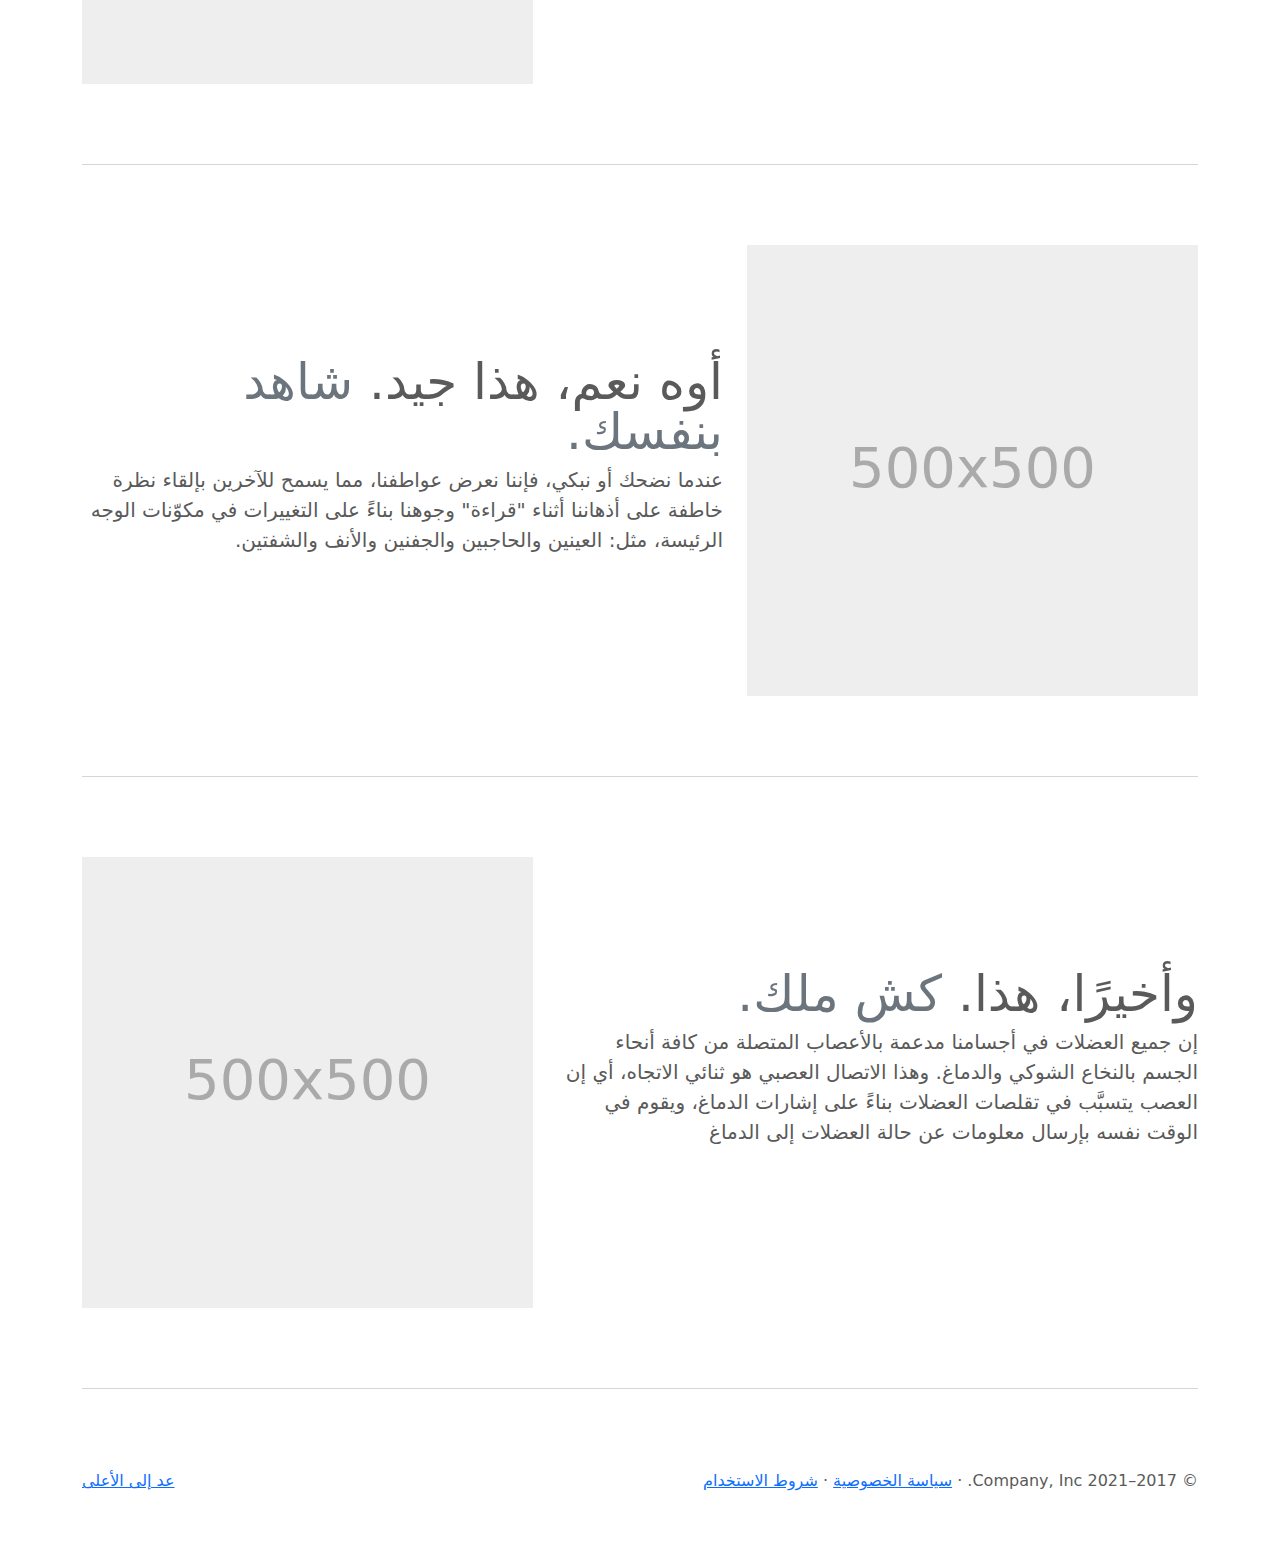
<file: bootstrap-5.0.2-examples/carousel-rtl/index.html>
<!doctype html>
<html lang="ar" dir="rtl">
  <head>
    <meta charset="utf-8">
    <meta name="viewport" content="width=device-width, initial-scale=1">
    <meta name="description" content="">
    <meta name="author" content="Mark Otto, Jacob Thornton, and Bootstrap contributors">
    <meta name="generator" content="Hugo 0.84.0">
    <title>قالب  شرائح العرض · Bootstrap v5.0</title>

    <link rel="canonical" href="https://getbootstrap.com/docs/5.0/examples/carousel-rtl/">

    

    <!-- Bootstrap core CSS -->
<link href="../assets/dist/css/bootstrap.rtl.min.css" rel="stylesheet">

    <style>
      .bd-placeholder-img {
        font-size: 1.125rem;
        text-anchor: middle;
        -webkit-user-select: none;
        -moz-user-select: none;
        user-select: none;
      }

      @media (min-width: 768px) {
        .bd-placeholder-img-lg {
          font-size: 3.5rem;
        }
      }
    </style>

    
    <!-- Custom styles for this template -->
    <link href="../carousel/carousel.rtl.css" rel="stylesheet">
  </head>
  <body>
    
<header>
  <nav class="navbar navbar-expand-md navbar-dark fixed-top bg-dark">
    <div class="container-fluid">
      <a class="navbar-brand" href="#">شرائح العرض</a>
      <button class="navbar-toggler" type="button" data-bs-toggle="collapse" data-bs-target="#navbarCollapse" aria-controls="navbarCollapse" aria-expanded="false" aria-label="تبديل التنقل">
        <span class="navbar-toggler-icon"></span>
      </button>
      <div class="collapse navbar-collapse" id="navbarCollapse">
        <ul class="navbar-nav me-auto mb-2 mb-md-0">
          <li class="nav-item">
            <a class="nav-link active" aria-current="page" href="#">الصفحة الرئيسية</a>
          </li>
          <li class="nav-item">
            <a class="nav-link" href="#">حلقة الوصل</a>
          </li>
          <li class="nav-item">
            <a class="nav-link disabled" href="#" tabindex="-1" aria-disabled="true">رابط غير مفعل</a>
          </li>
        </ul>
        <form class="d-flex">
          <input class="form-control me-2" type="search" placeholder="بحث" aria-label="بحث">
          <button class="btn btn-outline-success" type="submit">بحث</button>
        </form>
      </div>
    </div>
  </nav>
</header>

<main>

  <div id="myCarousel" class="carousel slide" data-bs-ride="carousel">
    <div class="carousel-indicators">
      <button type="button" data-bs-target="#myCarousel" data-bs-slide-to="0" class="active" aria-current="true" aria-label="Slide 1"></button>
      <button type="button" data-bs-target="#myCarousel" data-bs-slide-to="1" aria-label="Slide 2"></button>
      <button type="button" data-bs-target="#myCarousel" data-bs-slide-to="2" aria-label="Slide 3"></button>
    </div>
    <div class="carousel-inner">
      <div class="carousel-item active">
        <svg class="bd-placeholder-img" width="100%" height="100%" xmlns="http://www.w3.org/2000/svg" aria-hidden="true" preserveAspectRatio="xMidYMid slice" focusable="false"><rect width="100%" height="100%" fill="#777"/></svg>

        <div class="container">
          <div class="carousel-caption text-start">
            <h1>عنوان المثال.</h1>
            <p>تشير الدراسات الإحصائية حسب الجمعية الأمريكية للغات بأن الإقبال على العربية زاد %126 في الولايات المتحدة الأمريكية وحدها بين عامي 2002 و2009م.</p>
            <p><a class="btn btn-lg btn-primary" href="#">سجل اليوم</a></p>
          </div>
        </div>
      </div>
      <div class="carousel-item">
        <svg class="bd-placeholder-img" width="100%" height="100%" xmlns="http://www.w3.org/2000/svg" aria-hidden="true" preserveAspectRatio="xMidYMid slice" focusable="false"><rect width="100%" height="100%" fill="#777"/></svg>

        <div class="container">
          <div class="carousel-caption">
            <h1>عنوان مثال آخر.</h1>
            <p>حسب المجلس الثقافي البريطاني فإن تعليم الإنجليزية داخل بريطانيا يسهم في تعزيز اقتصادها بما يتجاوز ملياري جنيه سنوياً، كما أنه وفر أكثر من 26 ألف وظيفة.</p>
            <p><a class="btn btn-lg btn-primary" href="#">أعرف أكثر</a></p>
          </div>
        </div>
      </div>
      <div class="carousel-item">
        <svg class="bd-placeholder-img" width="100%" height="100%" xmlns="http://www.w3.org/2000/svg" aria-hidden="true" preserveAspectRatio="xMidYMid slice" focusable="false"><rect width="100%" height="100%" fill="#777"/></svg>

        <div class="container">
          <div class="carousel-caption text-end">
            <h1>واحد أكثر لقياس جيد.</h1>
            <p>الإحصاءات لحجم الاستثمار اللغوي خارج بريطانيا تتفاوت من سنة لأخرى إلا أن المدير التنفيذي للمجلس الثقافي البريطاني إدي بايرز يرى أن استثمار تعليم الإنجليزية في الخارج لا يحسب على المستوى المالي فحسب بل على المستوى السياسي أيضاً.</p>
            <p><a class="btn btn-lg btn-primary" href="#">تصفح المعرض</a></p>
          </div>
        </div>
      </div>
    </div>
    <button class="carousel-control-prev" type="button" data-bs-target="#myCarousel" data-bs-slide="prev">
      <span class="carousel-control-prev-icon" aria-hidden="true"></span>
      <span class="visually-hidden">السابق</span>
    </button>
    <button class="carousel-control-next" type="button" data-bs-target="#myCarousel" data-bs-slide="next">
      <span class="carousel-control-next-icon" aria-hidden="true"></span>
      <span class="visually-hidden">التالي</span>
    </button>
  </div>


  <!-- Marketing messaging and featurettes
  ================================================== -->
  <!-- Wrap the rest of the page in another container to center all the content. -->

  <div class="container marketing">

    <!-- Three columns of text below the carousel -->
    <div class="row">
      <div class="col-lg-4">
        <svg class="bd-placeholder-img rounded-circle" width="140" height="140" xmlns="http://www.w3.org/2000/svg" role="img" aria-label="Placeholder: 140x140" preserveAspectRatio="xMidYMid slice" focusable="false"><title>Placeholder</title><rect width="100%" height="100%" fill="#777"/><text x="50%" y="50%" fill="#777" dy=".3em">140x140</text></svg>

        <h2>عنوان</h2>
        <p>تذكر دائماً أن الحاسوب لا يمتلك ذكاءً، ولكنه يكتسب الذكاء الاصطناعي من خلال ثلاثة عناصر وظيفية رئيسة، هي: القدرة على التحليل، والقدرة على التأليف، والاستدلال المنطقي.</p>
        <p><a class="btn btn-secondary" href="#">عرض التفاصيل</a></p>
      </div><!-- /.col-lg-4 -->
      <div class="col-lg-4">
        <svg class="bd-placeholder-img rounded-circle" width="140" height="140" xmlns="http://www.w3.org/2000/svg" role="img" aria-label="Placeholder: 140x140" preserveAspectRatio="xMidYMid slice" focusable="false"><title>Placeholder</title><rect width="100%" height="100%" fill="#777"/><text x="50%" y="50%" fill="#777" dy=".3em">140x140</text></svg>

        <h2>عنوان آخر</h2>
        <p>إذا أردنا استخدام الحاسوب الذكي في معالجة اللغة العربية فإننا نجد أنفسنا أمام تحدٍّ كبير، خاصة وأن لغتنا تمتاز بتماسك منظوماتها وتداخلها، ومع ذلك فإن الذكاء الاصطناعي يمكّننا من الحصول على أربعة أنواع من المعالجة، هي: المعالجة الصوتية، والمعالجة الصرفية، والمعالجة النحوية، والمعالجة الدلالية.</p>
        <p><a class="btn btn-secondary" href="#">عرض التفاصيل</a></p>
      </div><!-- /.col-lg-4 -->
      <div class="col-lg-4">
        <svg class="bd-placeholder-img rounded-circle" width="140" height="140" xmlns="http://www.w3.org/2000/svg" role="img" aria-label="Placeholder: 140x140" preserveAspectRatio="xMidYMid slice" focusable="false"><title>Placeholder</title><rect width="100%" height="100%" fill="#777"/><text x="50%" y="50%" fill="#777" dy=".3em">140x140</text></svg>

        <h2>عنوان ثالث لتأكيد المعلومة</h2>
        <p>بفضل بحوث الذكاء الاصطناعي وتقنياته استطعنا الانتقال من مرحلة التعامل مع الفيزيائي إلى مرحلة التعامل مع المنطقي، وقد انعكس هذا الانتقال بصورة إيجابية على الكيفية التي تتعامل بها الشعوب مع لغاتها الحيَّة، وهذا يعني أنه يجب أن ينعكس بصورة إيجابية على كيفية تعاملنا مع لغتنا العربية.</p>
        <p><a class="btn btn-secondary" href="#">عرض التفاصيل</a></p>
      </div><!-- /.col-lg-4 -->
    </div><!-- /.row -->


    <!-- START THE FEATURETTES -->

    <hr class="featurette-divider">

    <div class="row featurette">
      <div class="col-md-7">
        <h2 class="featurette-heading">العنوان الأول المميز. <span class="text-muted"> سيذهل عقلك. </span></h2>
        <p class="lead">وجه الإنسان هو جزء معقَّد ومتميِّز للغاية من جسمه. وفي الواقع، إنه أحد أكثر أنظمة الإشارات المتاحة تعقيداً لدينا؛ فهو يتضمَّن أكثر من 40 عضلة مستقلة هيكلياً ووظيفياً، بحيث يمكن تشغيل كل منها بشكل مستقل عن البعض الآخر؛ وتشكِّل أحد أقوى مؤشرات العواطف.</p>
      </div>
      <div class="col-md-5">
        <svg class="bd-placeholder-img bd-placeholder-img-lg featurette-image img-fluid mx-auto" width="500" height="500" xmlns="http://www.w3.org/2000/svg" role="img" aria-label="Placeholder: 500x500" preserveAspectRatio="xMidYMid slice" focusable="false"><title>Placeholder</title><rect width="100%" height="100%" fill="#eee"/><text x="50%" y="50%" fill="#aaa" dy=".3em">500x500</text></svg>

      </div>
    </div>

    <hr class="featurette-divider">

    <div class="row featurette">
      <div class="col-md-7 order-md-2">
        <h2 class="featurette-heading">أوه نعم، هذا جيد. <span class="text-muted"> شاهد بنفسك. </span></h2>
        <p class="lead">عندما نضحك أو نبكي، فإننا نعرض عواطفنا، مما يسمح للآخرين بإلقاء نظرة خاطفة على أذهاننا أثناء "قراءة" وجوهنا بناءً على التغييرات في مكوّنات الوجه الرئيسة، مثل: العينين والحاجبين والجفنين والأنف والشفتين.</p>
      </div>
      <div class="col-md-5 order-md-1">
        <svg class="bd-placeholder-img bd-placeholder-img-lg featurette-image img-fluid mx-auto" width="500" height="500" xmlns="http://www.w3.org/2000/svg" role="img" aria-label="Placeholder: 500x500" preserveAspectRatio="xMidYMid slice" focusable="false"><title>Placeholder</title><rect width="100%" height="100%" fill="#eee"/><text x="50%" y="50%" fill="#aaa" dy=".3em">500x500</text></svg>

      </div>
    </div>

    <hr class="featurette-divider">

    <div class="row featurette">
      <div class="col-md-7">
        <h2 class="featurette-heading">وأخيرًا، هذا. <span class="text-muted"> كش ملك. </span></h2>
        <p class="lead">إن جميع العضلات في أجسامنا مدعمة بالأعصاب المتصلة من كافة أنحاء الجسم بالنخاع الشوكي والدماغ. وهذا الاتصال العصبي هو ثنائي الاتجاه، أي إن العصب يتسبَّب في تقلصات العضلات بناءً على إشارات الدماغ، ويقوم في الوقت نفسه بإرسال معلومات عن حالة العضلات إلى الدماغ</p>
      </div>
      <div class="col-md-5">
        <svg class="bd-placeholder-img bd-placeholder-img-lg featurette-image img-fluid mx-auto" width="500" height="500" xmlns="http://www.w3.org/2000/svg" role="img" aria-label="Placeholder: 500x500" preserveAspectRatio="xMidYMid slice" focusable="false"><title>Placeholder</title><rect width="100%" height="100%" fill="#eee"/><text x="50%" y="50%" fill="#aaa" dy=".3em">500x500</text></svg>

      </div>
    </div>

    <hr class="featurette-divider">

    <!-- /END THE FEATURETTES -->

  </div><!-- /.container -->


  <!-- FOOTER -->
  <footer class="container">
    <p class="float-end"><a href="#">عد إلى الأعلى</a></p>
    <p>&copy; 2017–2021 Company, Inc. &middot; <a href="#">سياسة الخصوصية</a> &middot; <a href="#">شروط الاستخدام</a></p>
  </footer>
</main>


    <script src="../assets/dist/js/bootstrap.bundle.min.js"></script>

      
  </body>
</html>
</file>
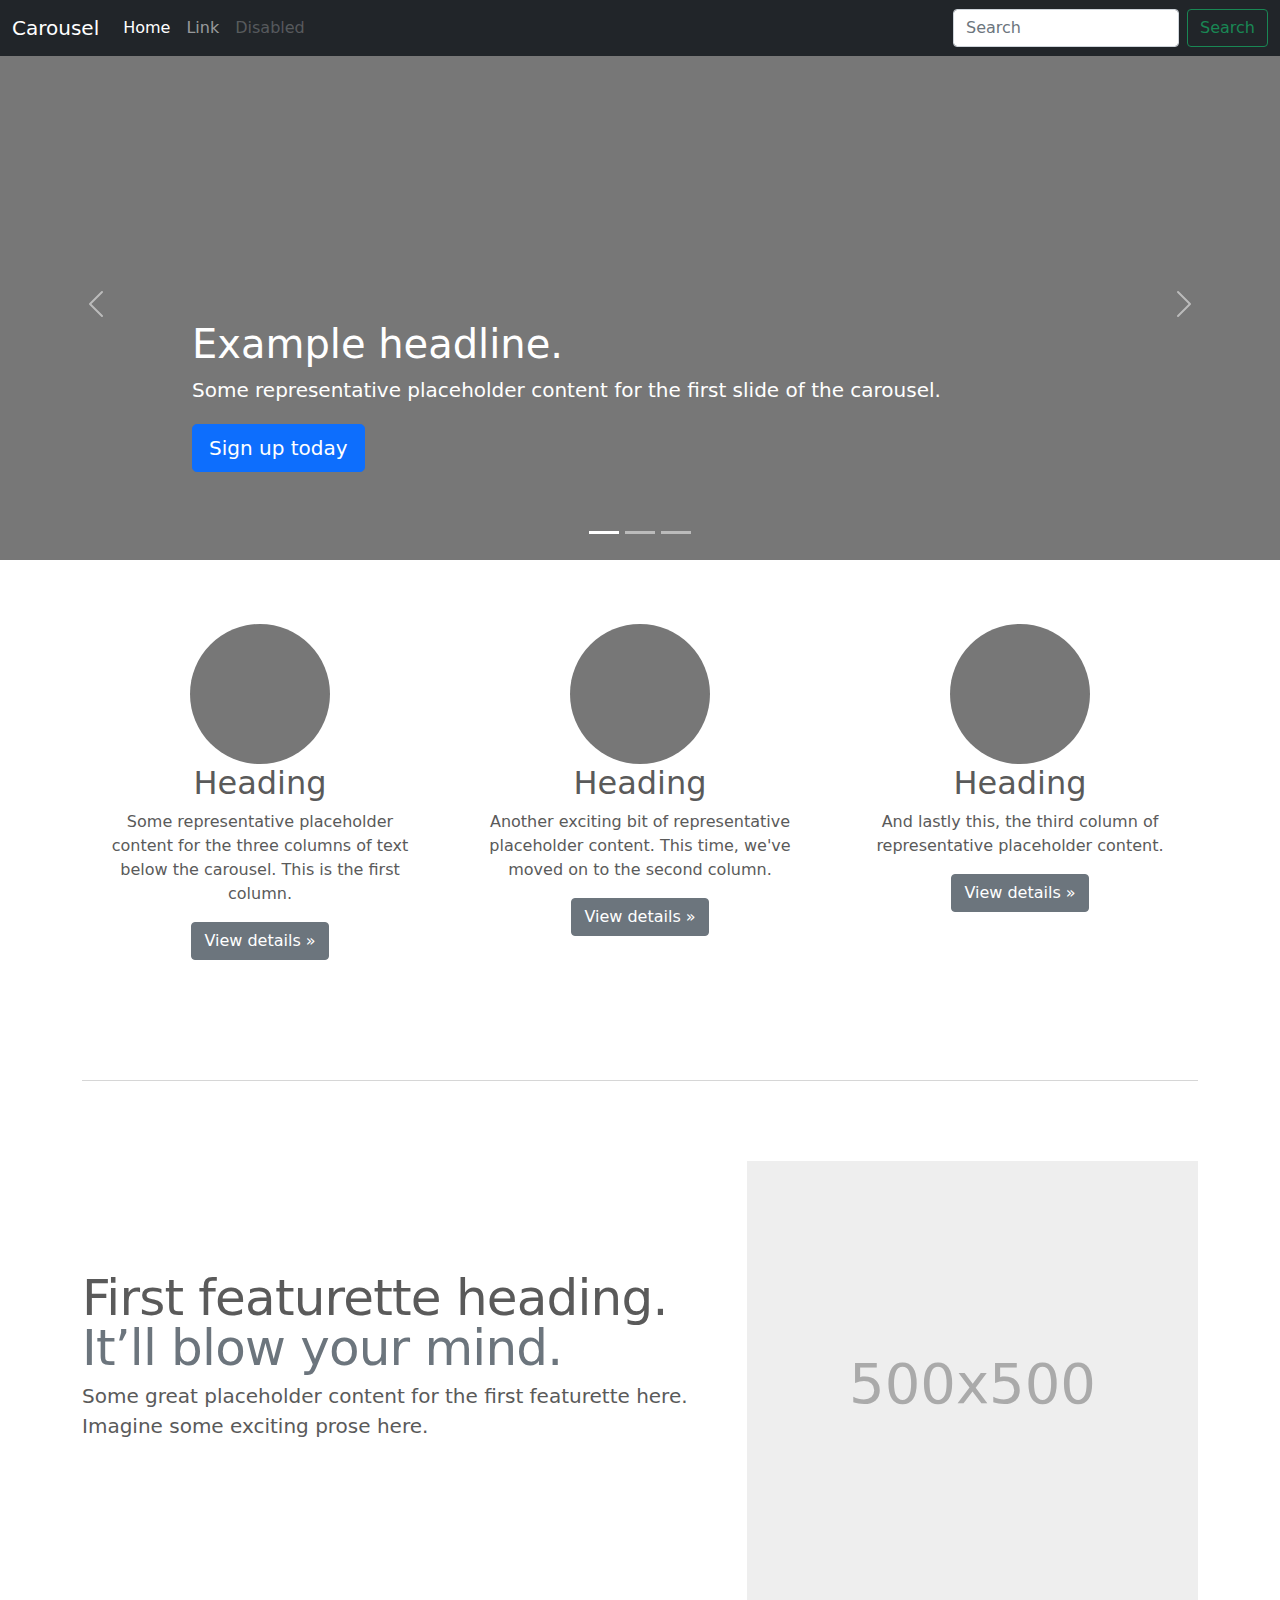
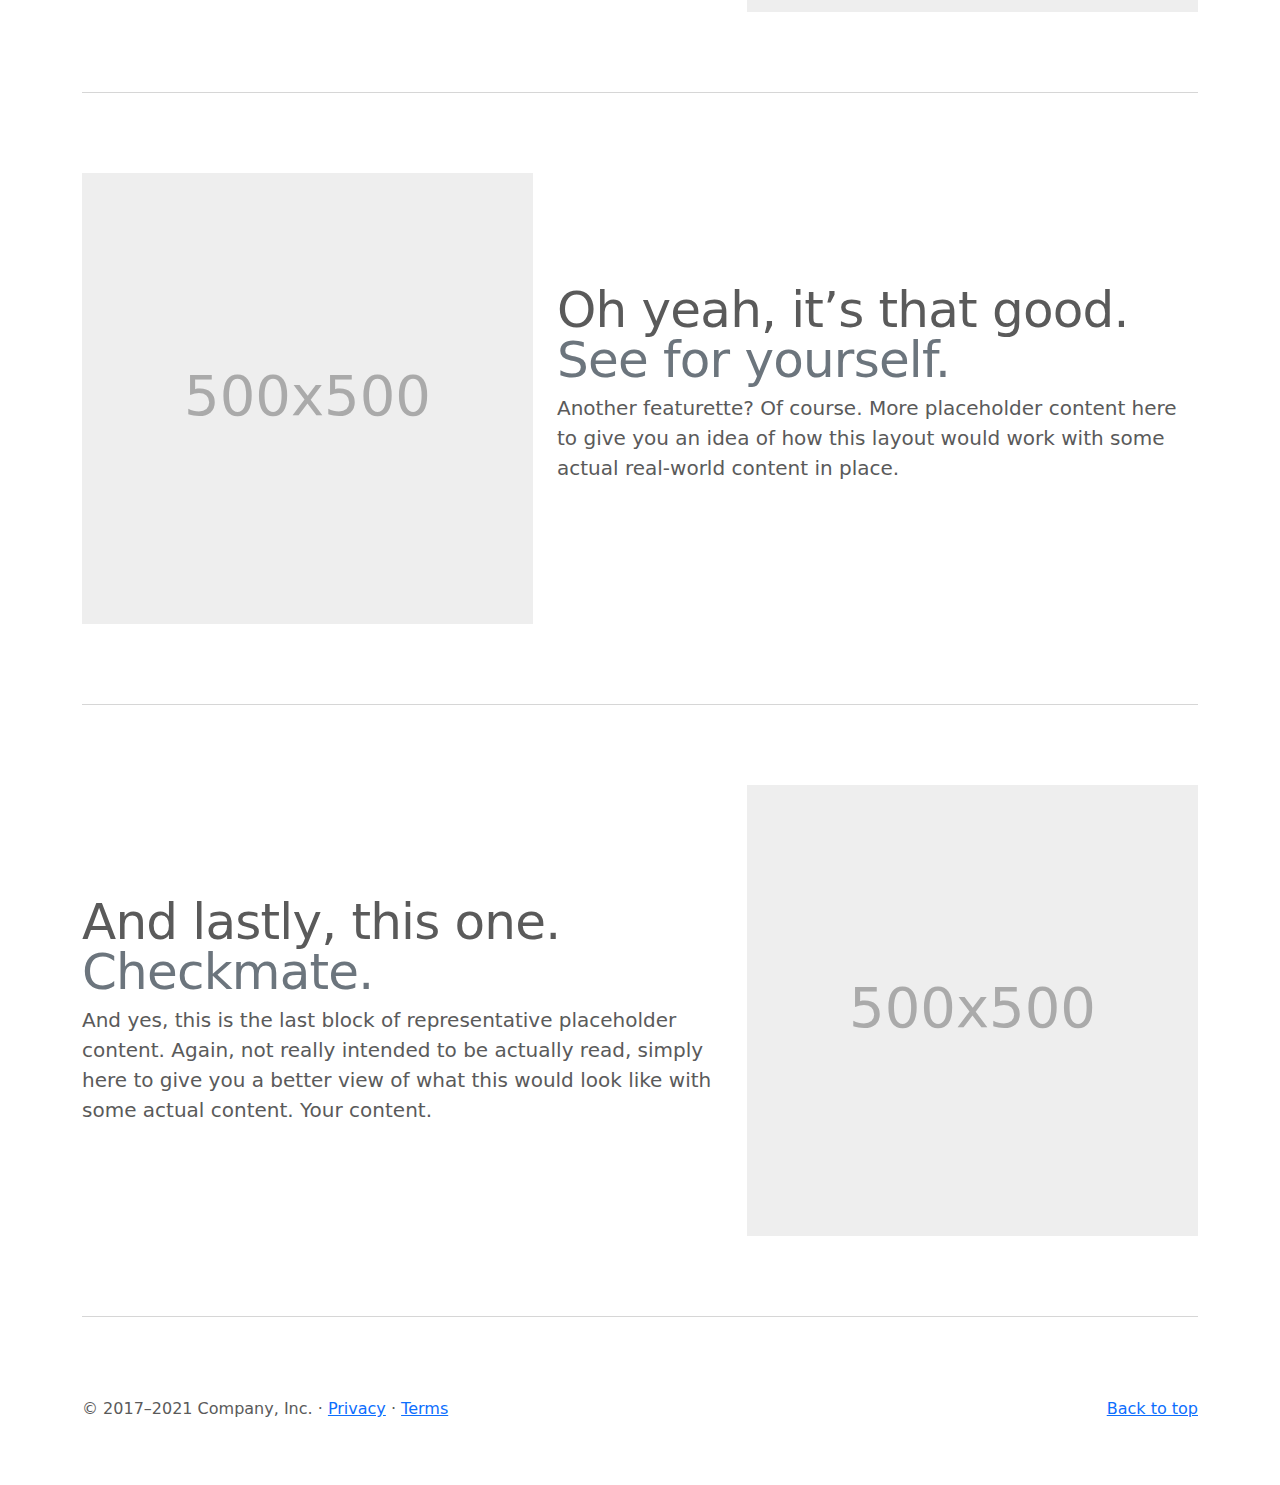
<file: bootstrap-5.0.2-examples/carousel/index.html>
<!doctype html>
<html lang="en">
  <head>
    <meta charset="utf-8">
    <meta name="viewport" content="width=device-width, initial-scale=1">
    <meta name="description" content="">
    <meta name="author" content="Mark Otto, Jacob Thornton, and Bootstrap contributors">
    <meta name="generator" content="Hugo 0.84.0">
    <title>Carousel Template · Bootstrap v5.0</title>

    <link rel="canonical" href="https://getbootstrap.com/docs/5.0/examples/carousel/">

    

    <!-- Bootstrap core CSS -->
<link href="../assets/dist/css/bootstrap.min.css" rel="stylesheet">

    <style>
      .bd-placeholder-img {
        font-size: 1.125rem;
        text-anchor: middle;
        -webkit-user-select: none;
        -moz-user-select: none;
        user-select: none;
      }

      @media (min-width: 768px) {
        .bd-placeholder-img-lg {
          font-size: 3.5rem;
        }
      }
    </style>

    
    <!-- Custom styles for this template -->
    <link href="carousel.css" rel="stylesheet">
  </head>
  <body>
    
<header>
  <nav class="navbar navbar-expand-md navbar-dark fixed-top bg-dark">
    <div class="container-fluid">
      <a class="navbar-brand" href="#">Carousel</a>
      <button class="navbar-toggler" type="button" data-bs-toggle="collapse" data-bs-target="#navbarCollapse" aria-controls="navbarCollapse" aria-expanded="false" aria-label="Toggle navigation">
        <span class="navbar-toggler-icon"></span>
      </button>
      <div class="collapse navbar-collapse" id="navbarCollapse">
        <ul class="navbar-nav me-auto mb-2 mb-md-0">
          <li class="nav-item">
            <a class="nav-link active" aria-current="page" href="#">Home</a>
          </li>
          <li class="nav-item">
            <a class="nav-link" href="#">Link</a>
          </li>
          <li class="nav-item">
            <a class="nav-link disabled" href="#" tabindex="-1" aria-disabled="true">Disabled</a>
          </li>
        </ul>
        <form class="d-flex">
          <input class="form-control me-2" type="search" placeholder="Search" aria-label="Search">
          <button class="btn btn-outline-success" type="submit">Search</button>
        </form>
      </div>
    </div>
  </nav>
</header>

<main>

  <div id="myCarousel" class="carousel slide" data-bs-ride="carousel">
    <div class="carousel-indicators">
      <button type="button" data-bs-target="#myCarousel" data-bs-slide-to="0" class="active" aria-current="true" aria-label="Slide 1"></button>
      <button type="button" data-bs-target="#myCarousel" data-bs-slide-to="1" aria-label="Slide 2"></button>
      <button type="button" data-bs-target="#myCarousel" data-bs-slide-to="2" aria-label="Slide 3"></button>
    </div>
    <div class="carousel-inner">
      <div class="carousel-item active">
        <svg class="bd-placeholder-img" width="100%" height="100%" xmlns="http://www.w3.org/2000/svg" aria-hidden="true" preserveAspectRatio="xMidYMid slice" focusable="false"><rect width="100%" height="100%" fill="#777"/></svg>

        <div class="container">
          <div class="carousel-caption text-start">
            <h1>Example headline.</h1>
            <p>Some representative placeholder content for the first slide of the carousel.</p>
            <p><a class="btn btn-lg btn-primary" href="#">Sign up today</a></p>
          </div>
        </div>
      </div>
      <div class="carousel-item">
        <svg class="bd-placeholder-img" width="100%" height="100%" xmlns="http://www.w3.org/2000/svg" aria-hidden="true" preserveAspectRatio="xMidYMid slice" focusable="false"><rect width="100%" height="100%" fill="#777"/></svg>

        <div class="container">
          <div class="carousel-caption">
            <h1>Another example headline.</h1>
            <p>Some representative placeholder content for the second slide of the carousel.</p>
            <p><a class="btn btn-lg btn-primary" href="#">Learn more</a></p>
          </div>
        </div>
      </div>
      <div class="carousel-item">
        <svg class="bd-placeholder-img" width="100%" height="100%" xmlns="http://www.w3.org/2000/svg" aria-hidden="true" preserveAspectRatio="xMidYMid slice" focusable="false"><rect width="100%" height="100%" fill="#777"/></svg>

        <div class="container">
          <div class="carousel-caption text-end">
            <h1>One more for good measure.</h1>
            <p>Some representative placeholder content for the third slide of this carousel.</p>
            <p><a class="btn btn-lg btn-primary" href="#">Browse gallery</a></p>
          </div>
        </div>
      </div>
    </div>
    <button class="carousel-control-prev" type="button" data-bs-target="#myCarousel" data-bs-slide="prev">
      <span class="carousel-control-prev-icon" aria-hidden="true"></span>
      <span class="visually-hidden">Previous</span>
    </button>
    <button class="carousel-control-next" type="button" data-bs-target="#myCarousel" data-bs-slide="next">
      <span class="carousel-control-next-icon" aria-hidden="true"></span>
      <span class="visually-hidden">Next</span>
    </button>
  </div>


  <!-- Marketing messaging and featurettes
  ================================================== -->
  <!-- Wrap the rest of the page in another container to center all the content. -->

  <div class="container marketing">

    <!-- Three columns of text below the carousel -->
    <div class="row">
      <div class="col-lg-4">
        <svg class="bd-placeholder-img rounded-circle" width="140" height="140" xmlns="http://www.w3.org/2000/svg" role="img" aria-label="Placeholder: 140x140" preserveAspectRatio="xMidYMid slice" focusable="false"><title>Placeholder</title><rect width="100%" height="100%" fill="#777"/><text x="50%" y="50%" fill="#777" dy=".3em">140x140</text></svg>

        <h2>Heading</h2>
        <p>Some representative placeholder content for the three columns of text below the carousel. This is the first column.</p>
        <p><a class="btn btn-secondary" href="#">View details &raquo;</a></p>
      </div><!-- /.col-lg-4 -->
      <div class="col-lg-4">
        <svg class="bd-placeholder-img rounded-circle" width="140" height="140" xmlns="http://www.w3.org/2000/svg" role="img" aria-label="Placeholder: 140x140" preserveAspectRatio="xMidYMid slice" focusable="false"><title>Placeholder</title><rect width="100%" height="100%" fill="#777"/><text x="50%" y="50%" fill="#777" dy=".3em">140x140</text></svg>

        <h2>Heading</h2>
        <p>Another exciting bit of representative placeholder content. This time, we've moved on to the second column.</p>
        <p><a class="btn btn-secondary" href="#">View details &raquo;</a></p>
      </div><!-- /.col-lg-4 -->
      <div class="col-lg-4">
        <svg class="bd-placeholder-img rounded-circle" width="140" height="140" xmlns="http://www.w3.org/2000/svg" role="img" aria-label="Placeholder: 140x140" preserveAspectRatio="xMidYMid slice" focusable="false"><title>Placeholder</title><rect width="100%" height="100%" fill="#777"/><text x="50%" y="50%" fill="#777" dy=".3em">140x140</text></svg>

        <h2>Heading</h2>
        <p>And lastly this, the third column of representative placeholder content.</p>
        <p><a class="btn btn-secondary" href="#">View details &raquo;</a></p>
      </div><!-- /.col-lg-4 -->
    </div><!-- /.row -->


    <!-- START THE FEATURETTES -->

    <hr class="featurette-divider">

    <div class="row featurette">
      <div class="col-md-7">
        <h2 class="featurette-heading">First featurette heading. <span class="text-muted">It’ll blow your mind.</span></h2>
        <p class="lead">Some great placeholder content for the first featurette here. Imagine some exciting prose here.</p>
      </div>
      <div class="col-md-5">
        <svg class="bd-placeholder-img bd-placeholder-img-lg featurette-image img-fluid mx-auto" width="500" height="500" xmlns="http://www.w3.org/2000/svg" role="img" aria-label="Placeholder: 500x500" preserveAspectRatio="xMidYMid slice" focusable="false"><title>Placeholder</title><rect width="100%" height="100%" fill="#eee"/><text x="50%" y="50%" fill="#aaa" dy=".3em">500x500</text></svg>

      </div>
    </div>

    <hr class="featurette-divider">

    <div class="row featurette">
      <div class="col-md-7 order-md-2">
        <h2 class="featurette-heading">Oh yeah, it’s that good. <span class="text-muted">See for yourself.</span></h2>
        <p class="lead">Another featurette? Of course. More placeholder content here to give you an idea of how this layout would work with some actual real-world content in place.</p>
      </div>
      <div class="col-md-5 order-md-1">
        <svg class="bd-placeholder-img bd-placeholder-img-lg featurette-image img-fluid mx-auto" width="500" height="500" xmlns="http://www.w3.org/2000/svg" role="img" aria-label="Placeholder: 500x500" preserveAspectRatio="xMidYMid slice" focusable="false"><title>Placeholder</title><rect width="100%" height="100%" fill="#eee"/><text x="50%" y="50%" fill="#aaa" dy=".3em">500x500</text></svg>

      </div>
    </div>

    <hr class="featurette-divider">

    <div class="row featurette">
      <div class="col-md-7">
        <h2 class="featurette-heading">And lastly, this one. <span class="text-muted">Checkmate.</span></h2>
        <p class="lead">And yes, this is the last block of representative placeholder content. Again, not really intended to be actually read, simply here to give you a better view of what this would look like with some actual content. Your content.</p>
      </div>
      <div class="col-md-5">
        <svg class="bd-placeholder-img bd-placeholder-img-lg featurette-image img-fluid mx-auto" width="500" height="500" xmlns="http://www.w3.org/2000/svg" role="img" aria-label="Placeholder: 500x500" preserveAspectRatio="xMidYMid slice" focusable="false"><title>Placeholder</title><rect width="100%" height="100%" fill="#eee"/><text x="50%" y="50%" fill="#aaa" dy=".3em">500x500</text></svg>

      </div>
    </div>

    <hr class="featurette-divider">

    <!-- /END THE FEATURETTES -->

  </div><!-- /.container -->


  <!-- FOOTER -->
  <footer class="container">
    <p class="float-end"><a href="#">Back to top</a></p>
    <p>&copy; 2017–2021 Company, Inc. &middot; <a href="#">Privacy</a> &middot; <a href="#">Terms</a></p>
  </footer>
</main>


    <script src="../assets/dist/js/bootstrap.bundle.min.js"></script>

      
  </body>
</html>
</file>
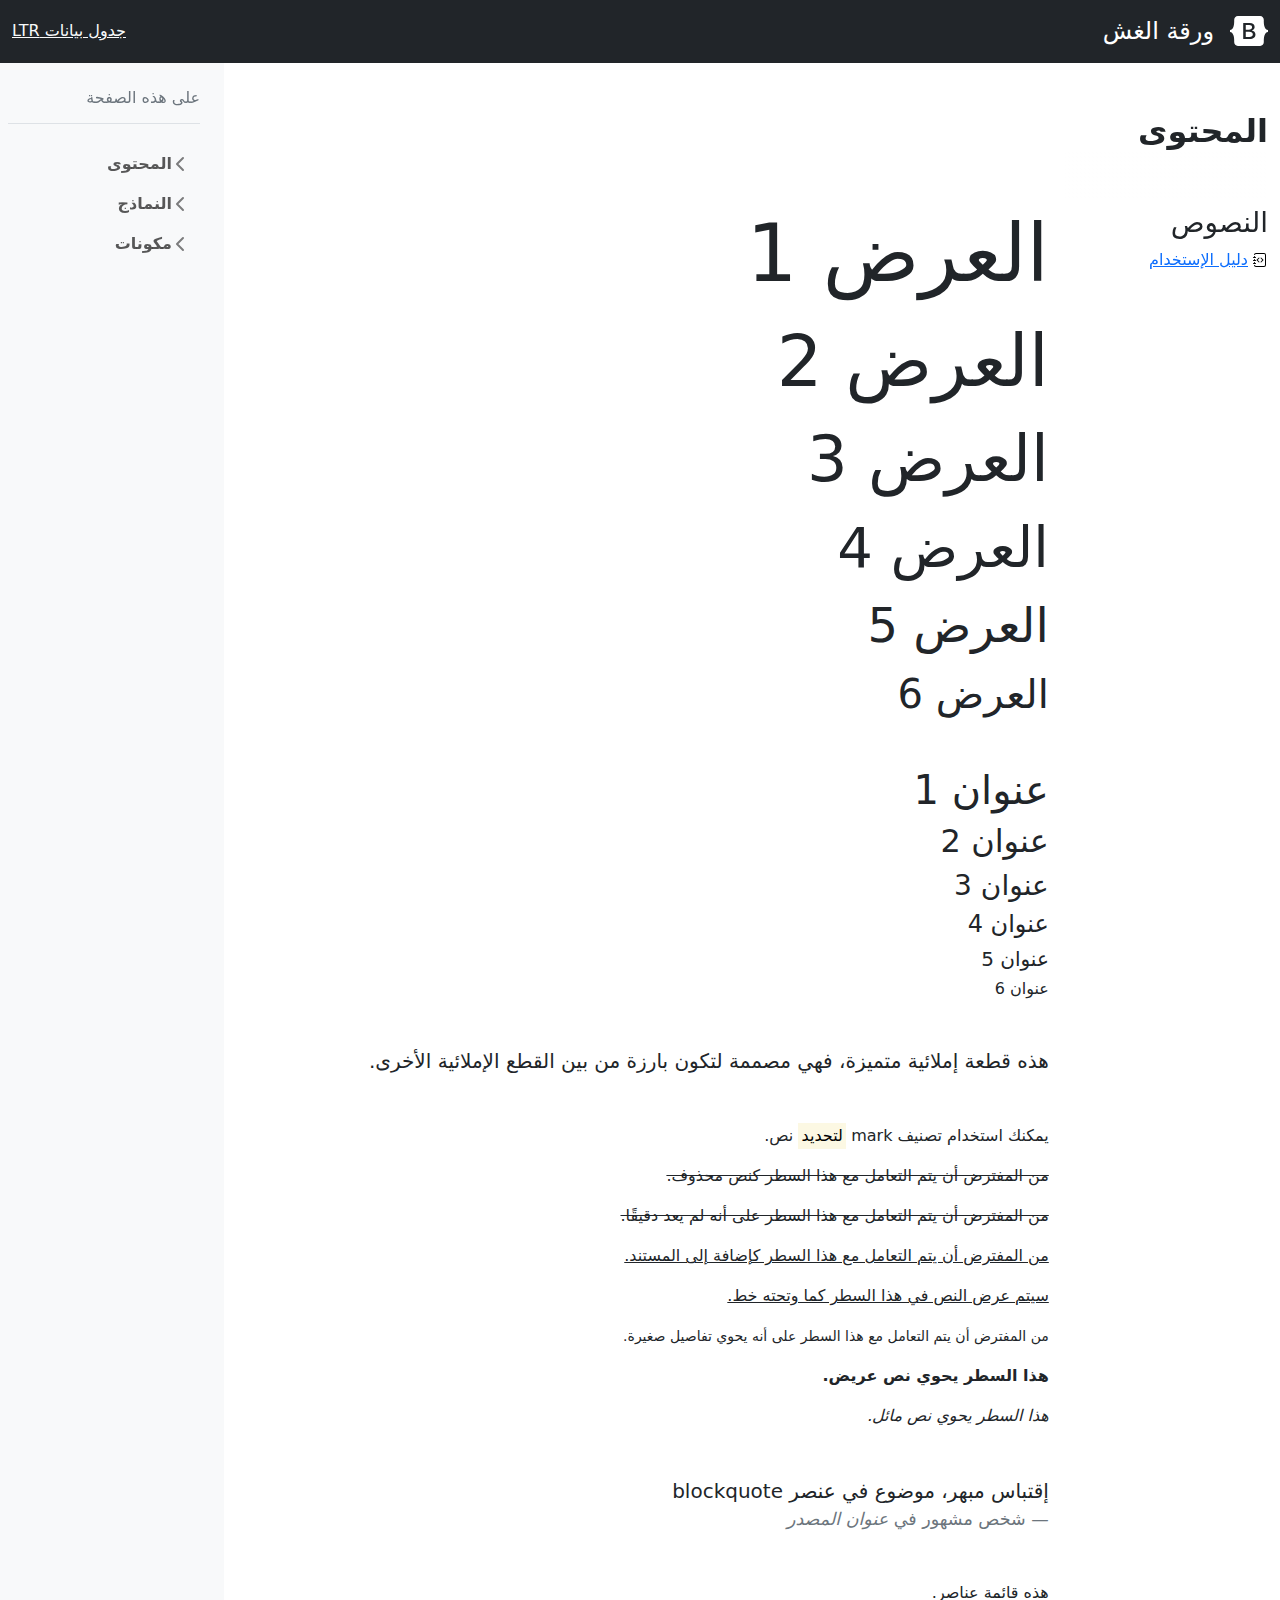
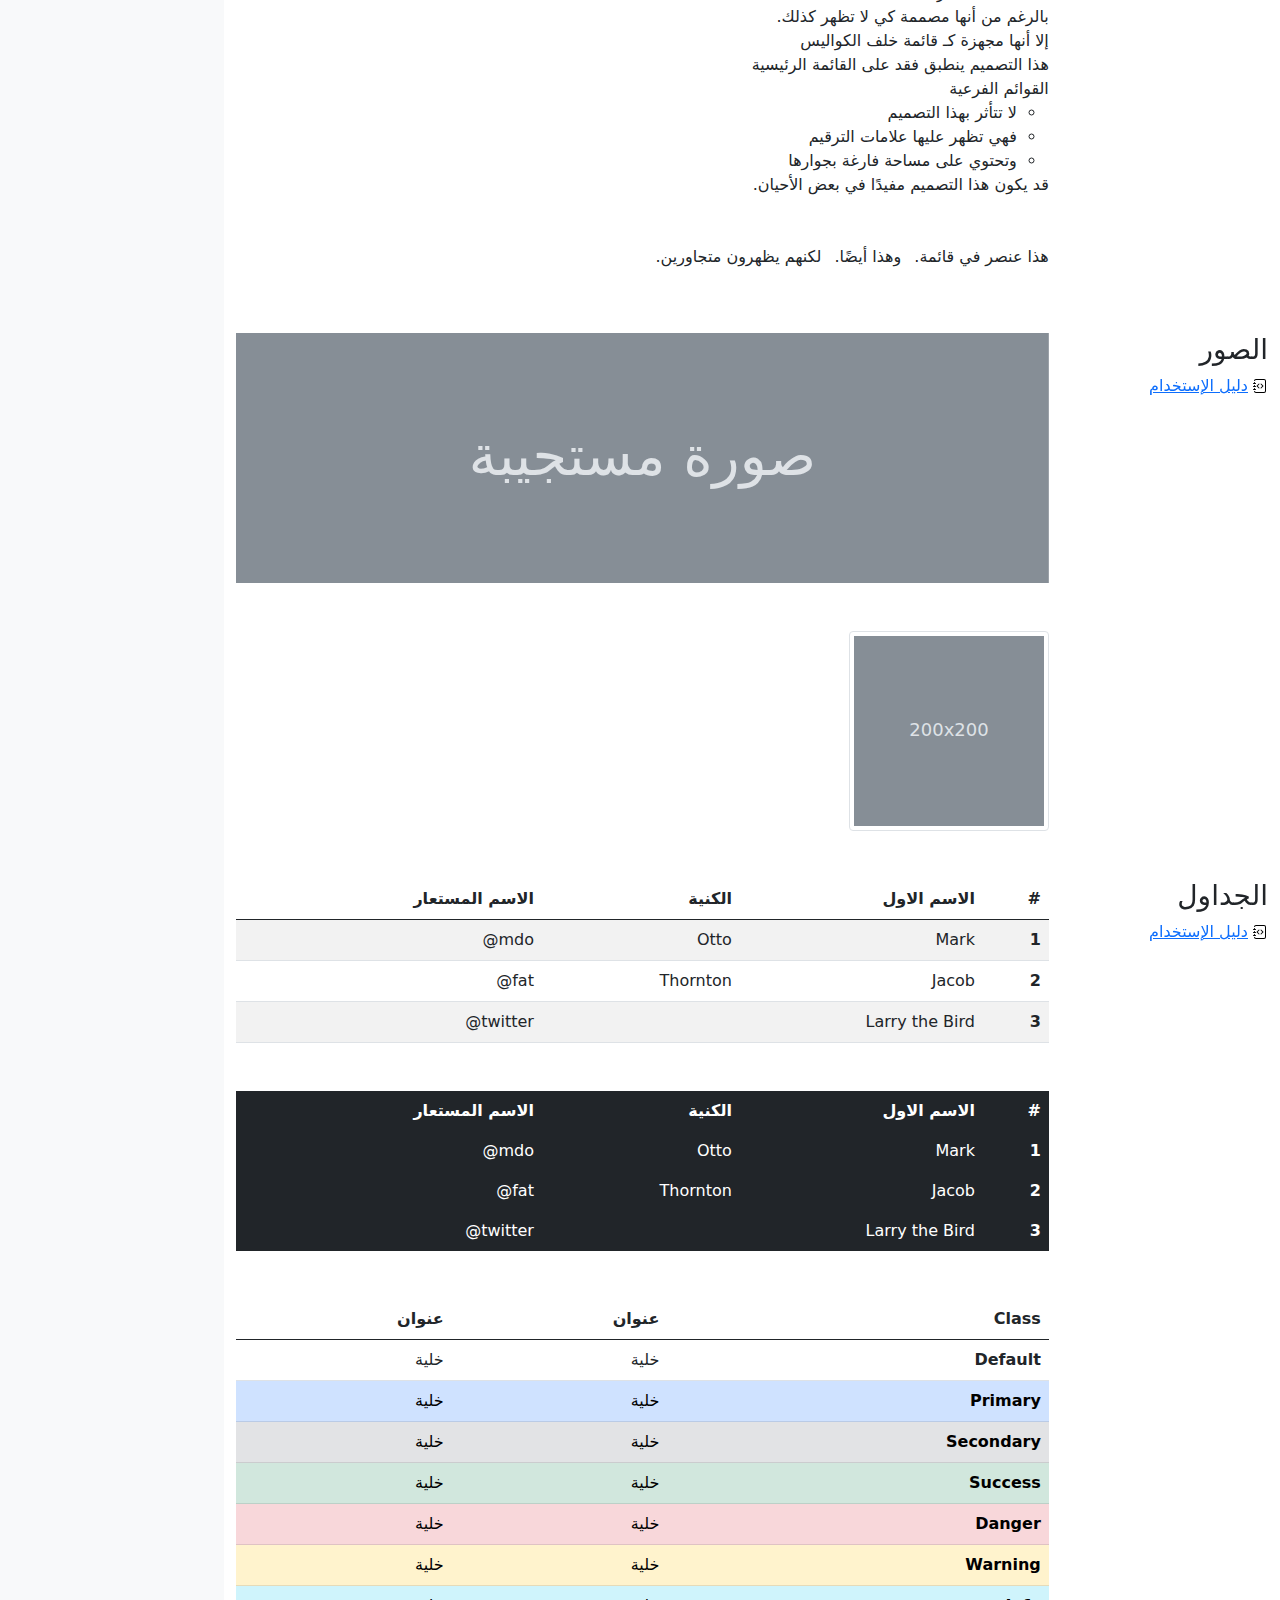
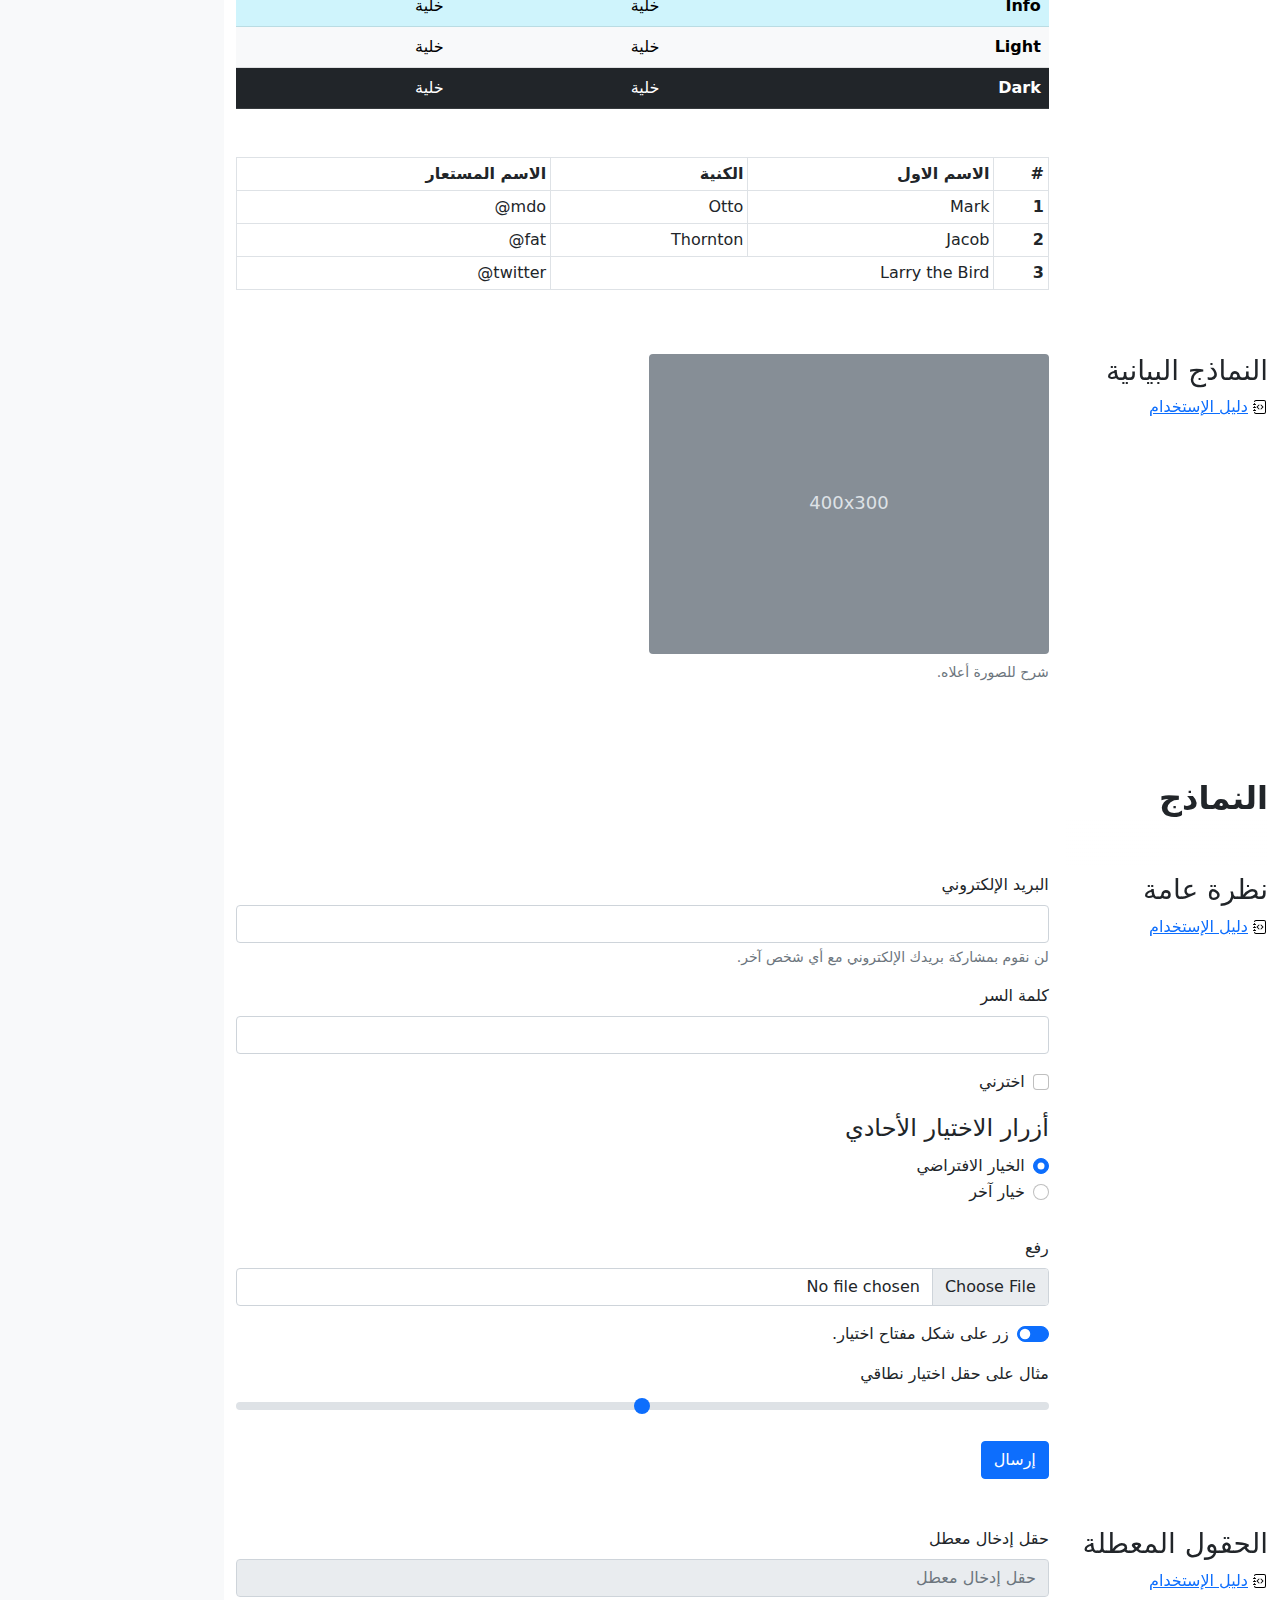
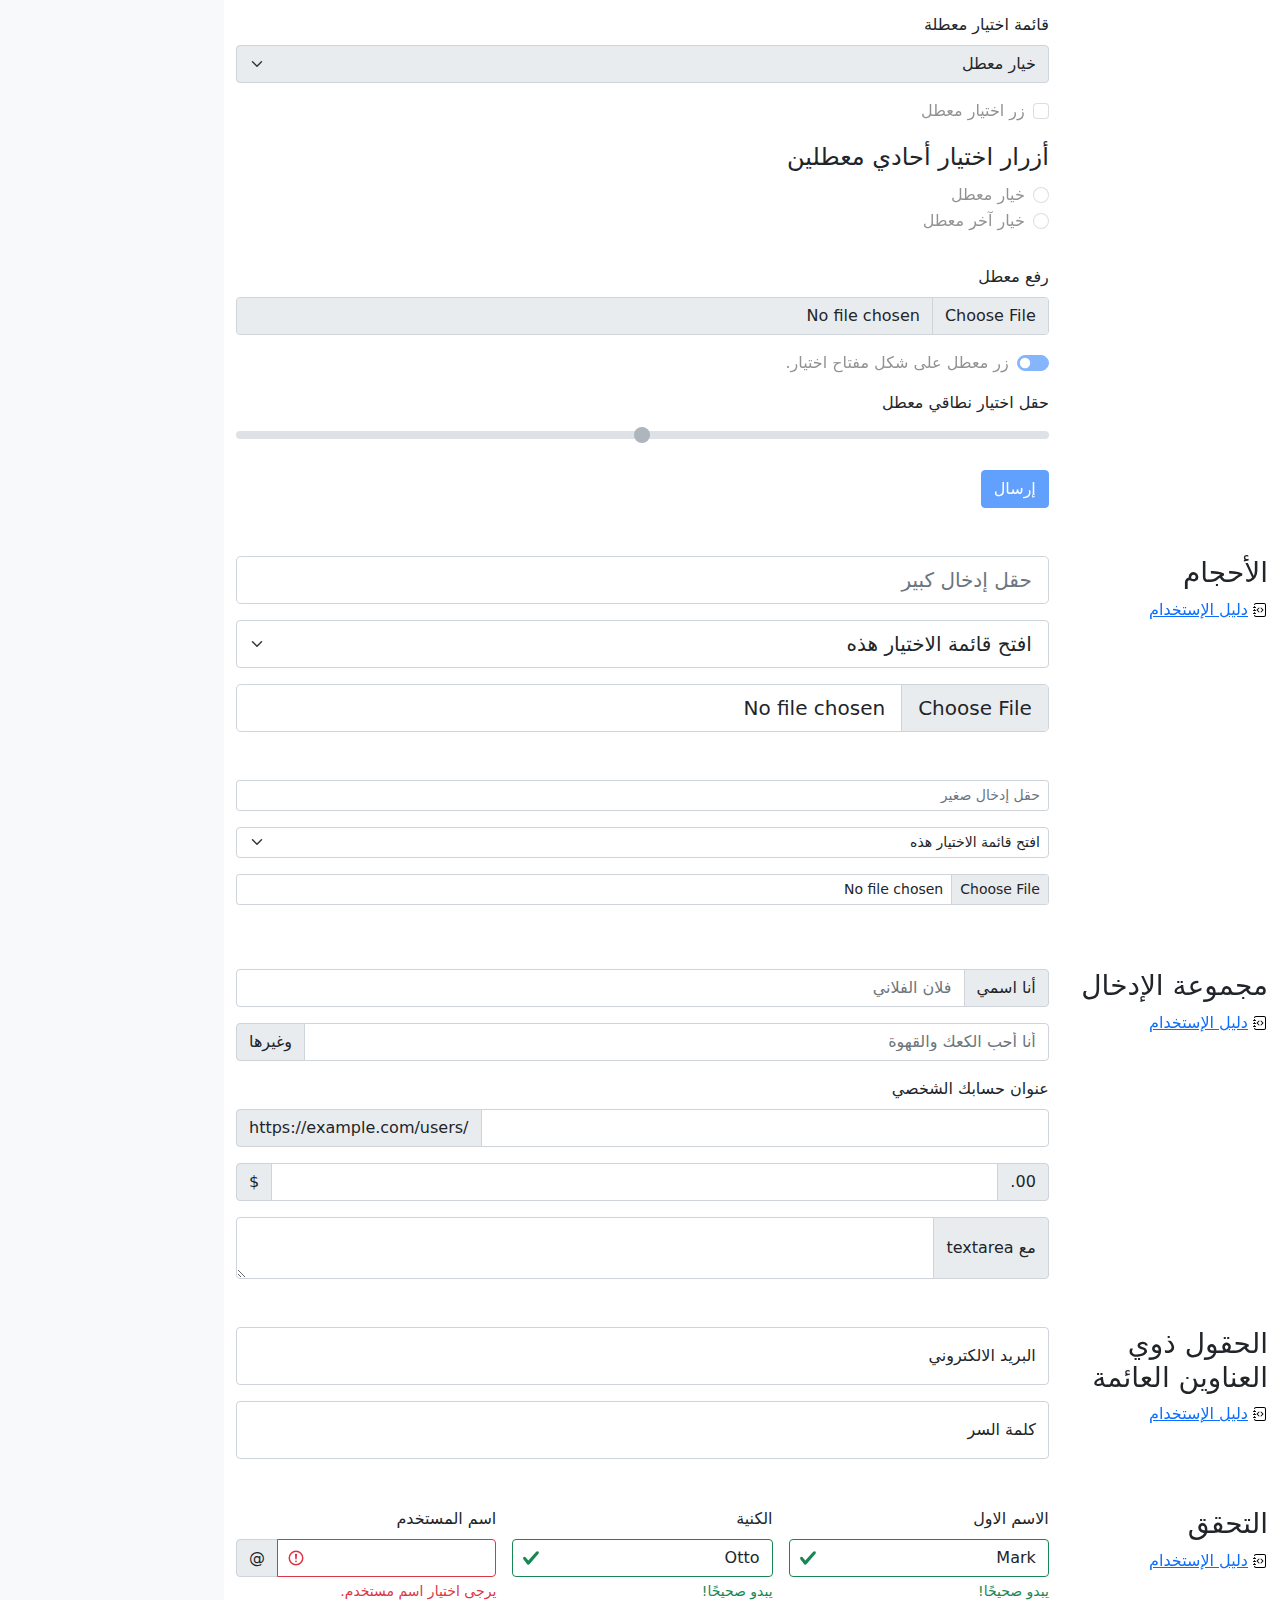
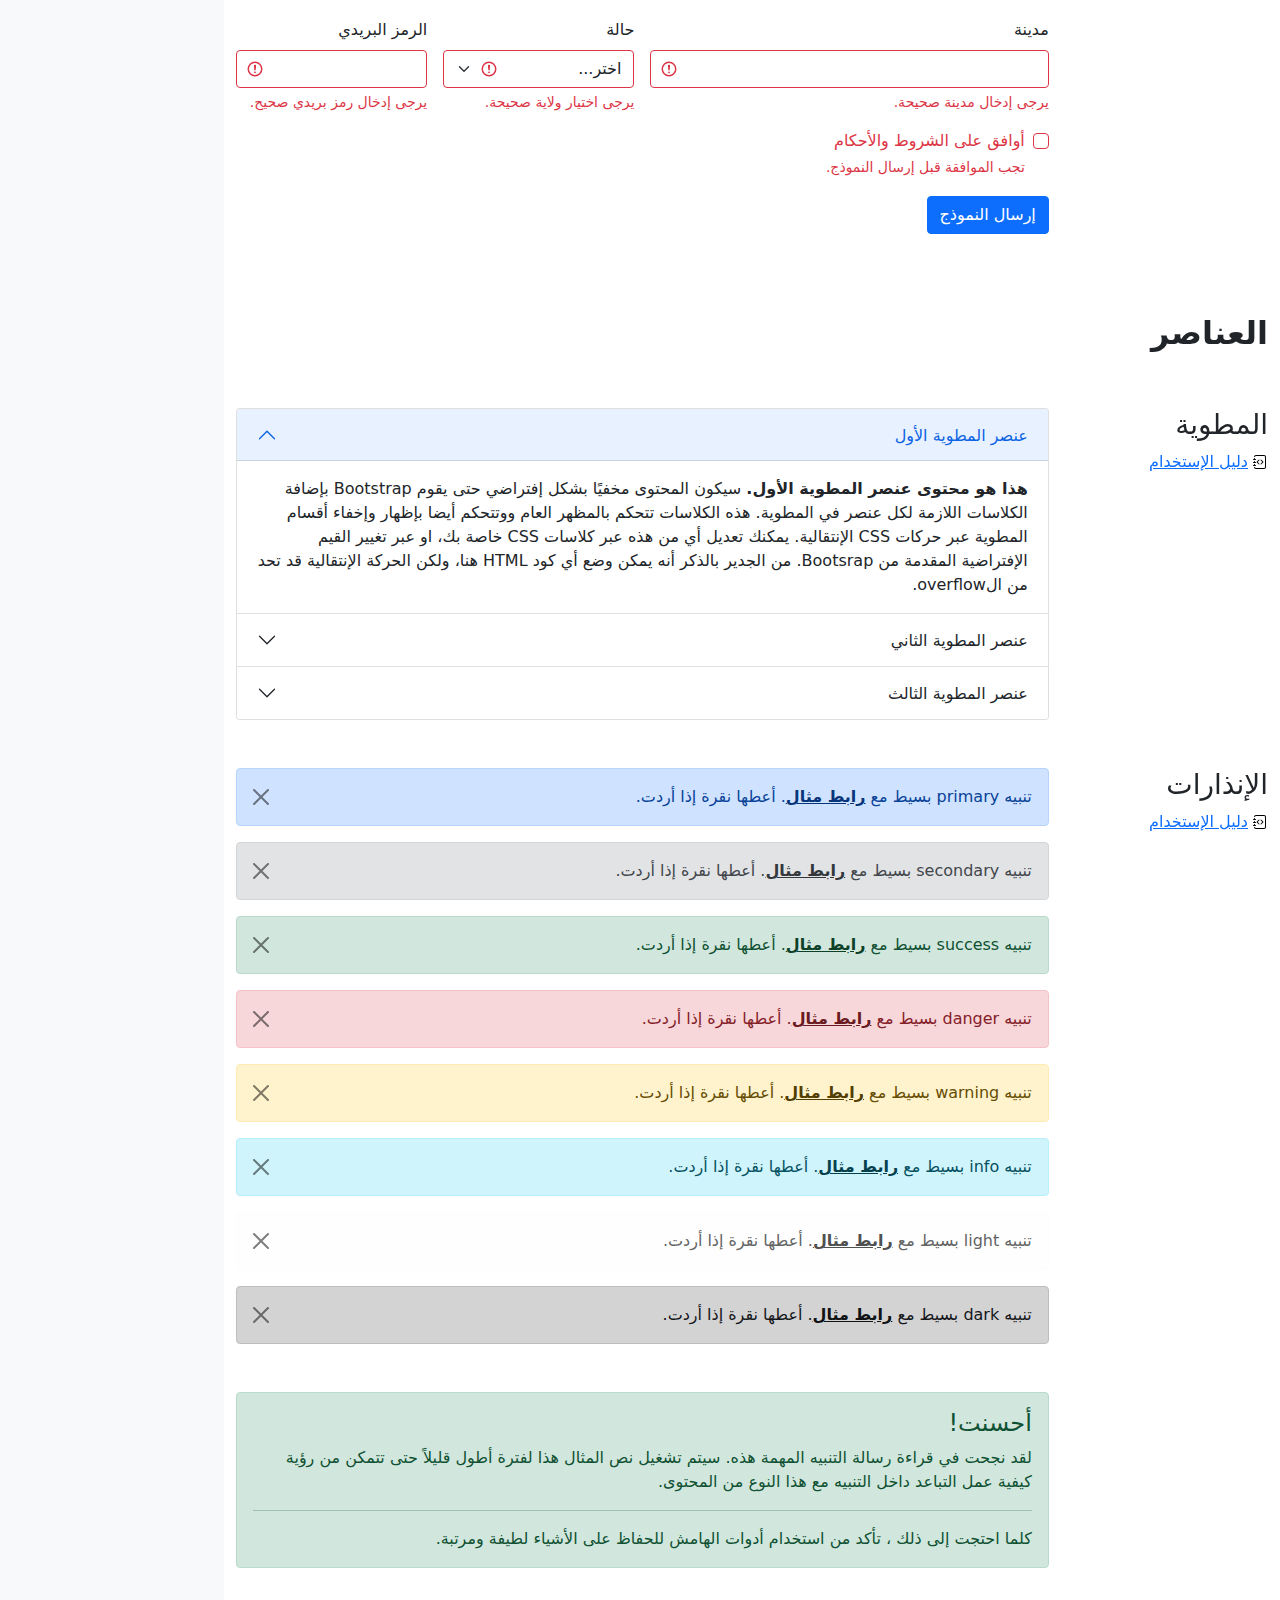
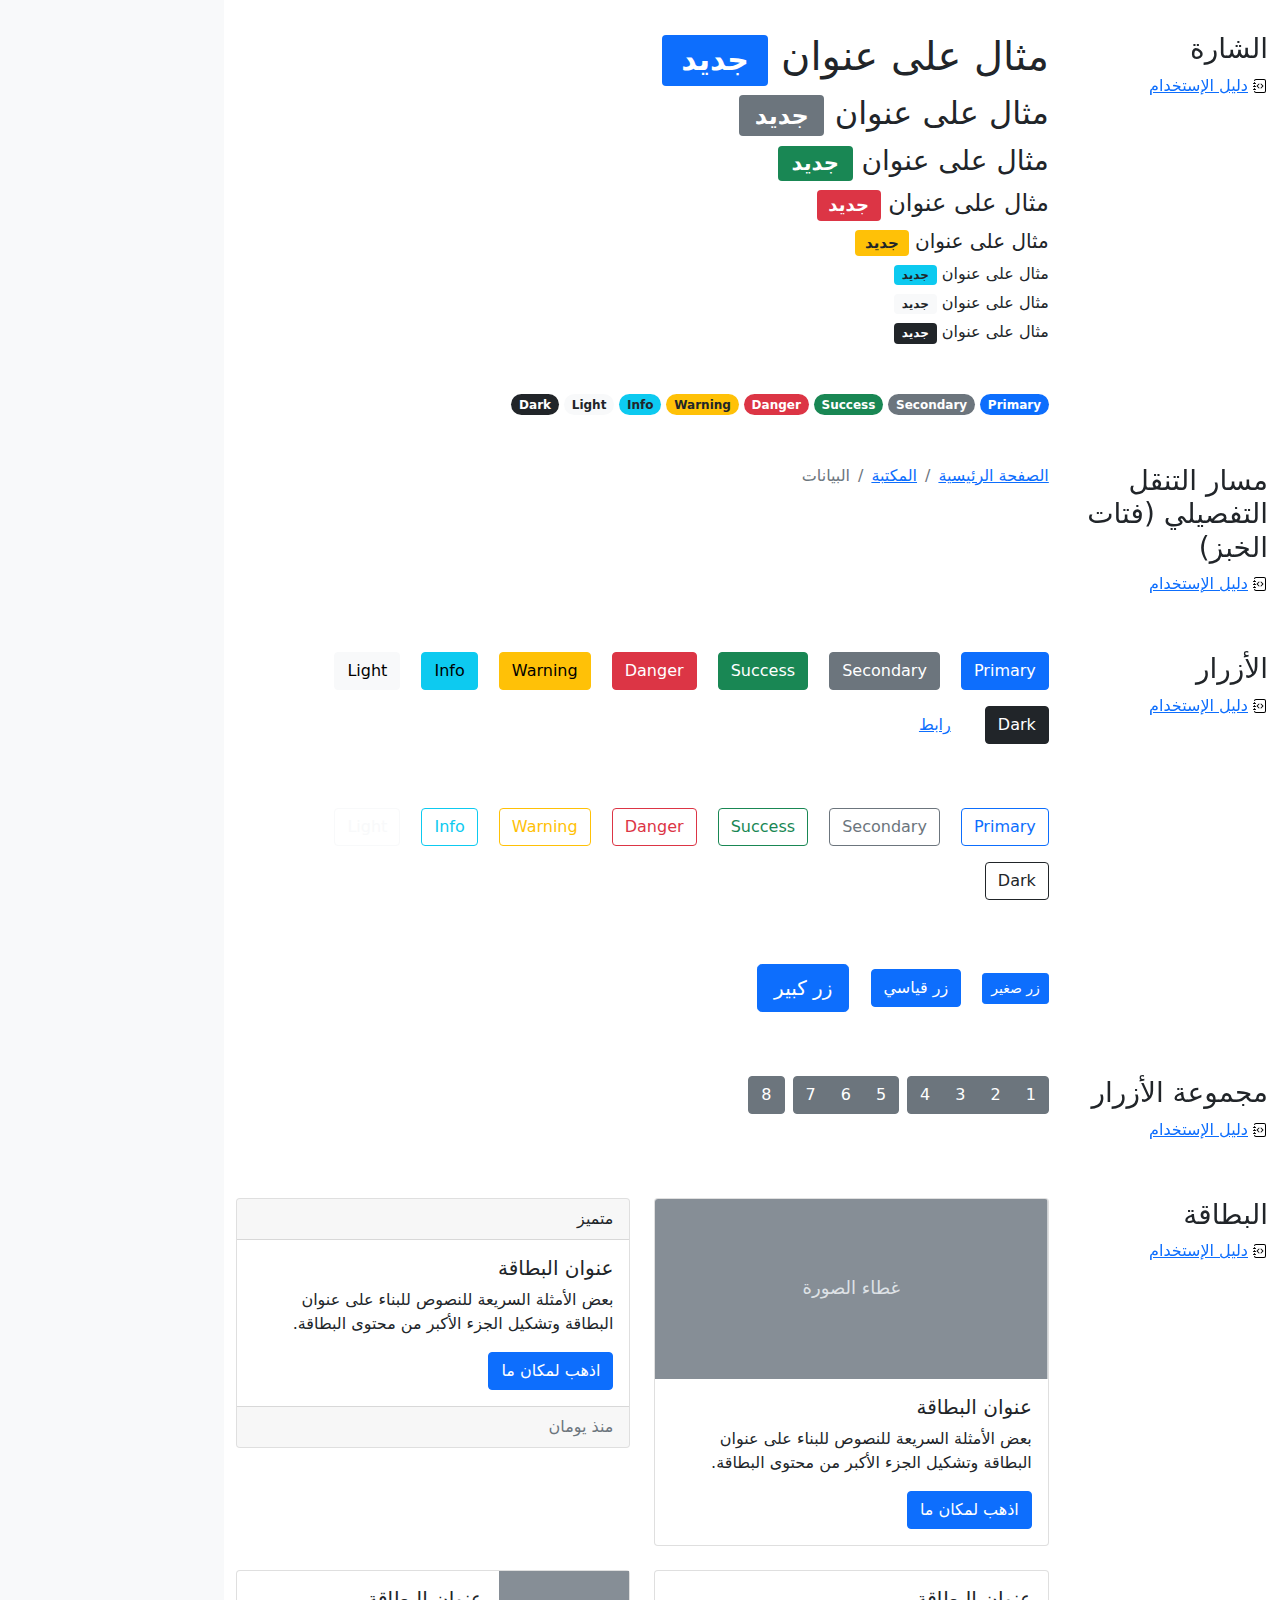
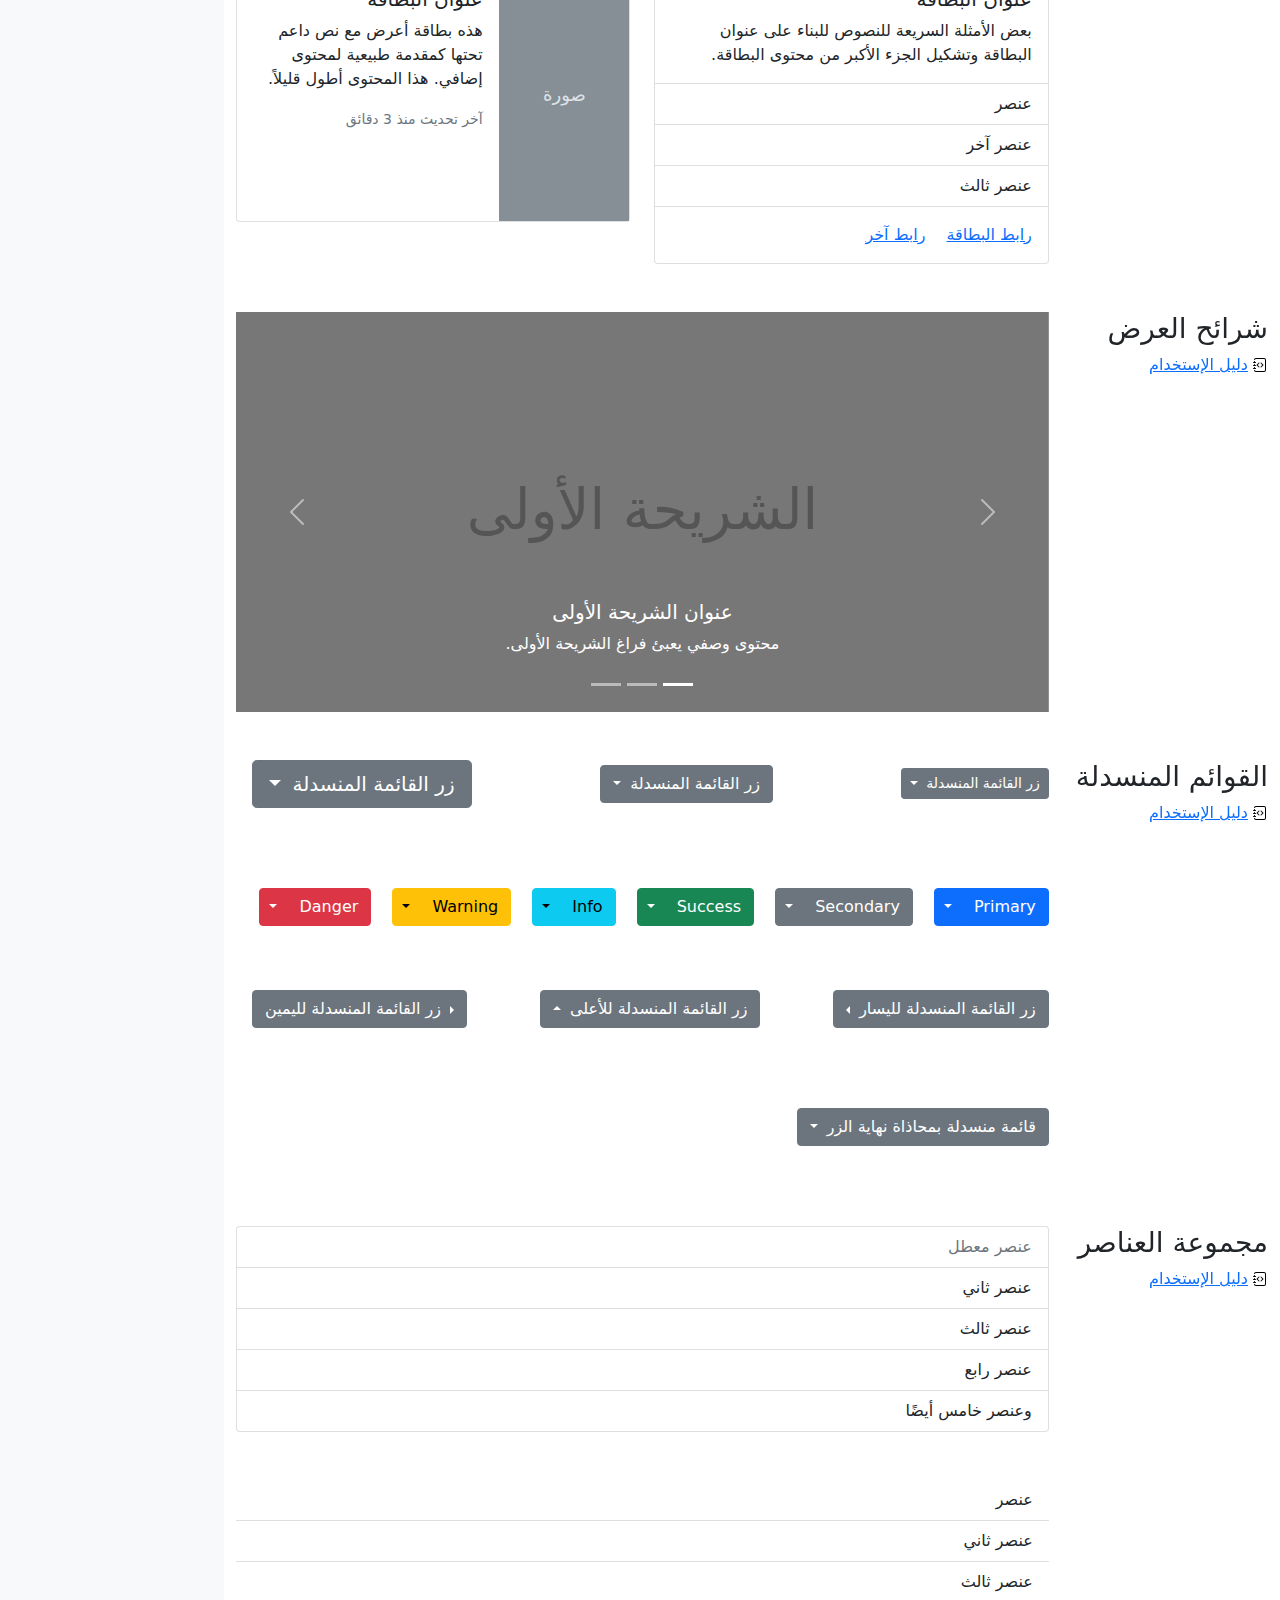
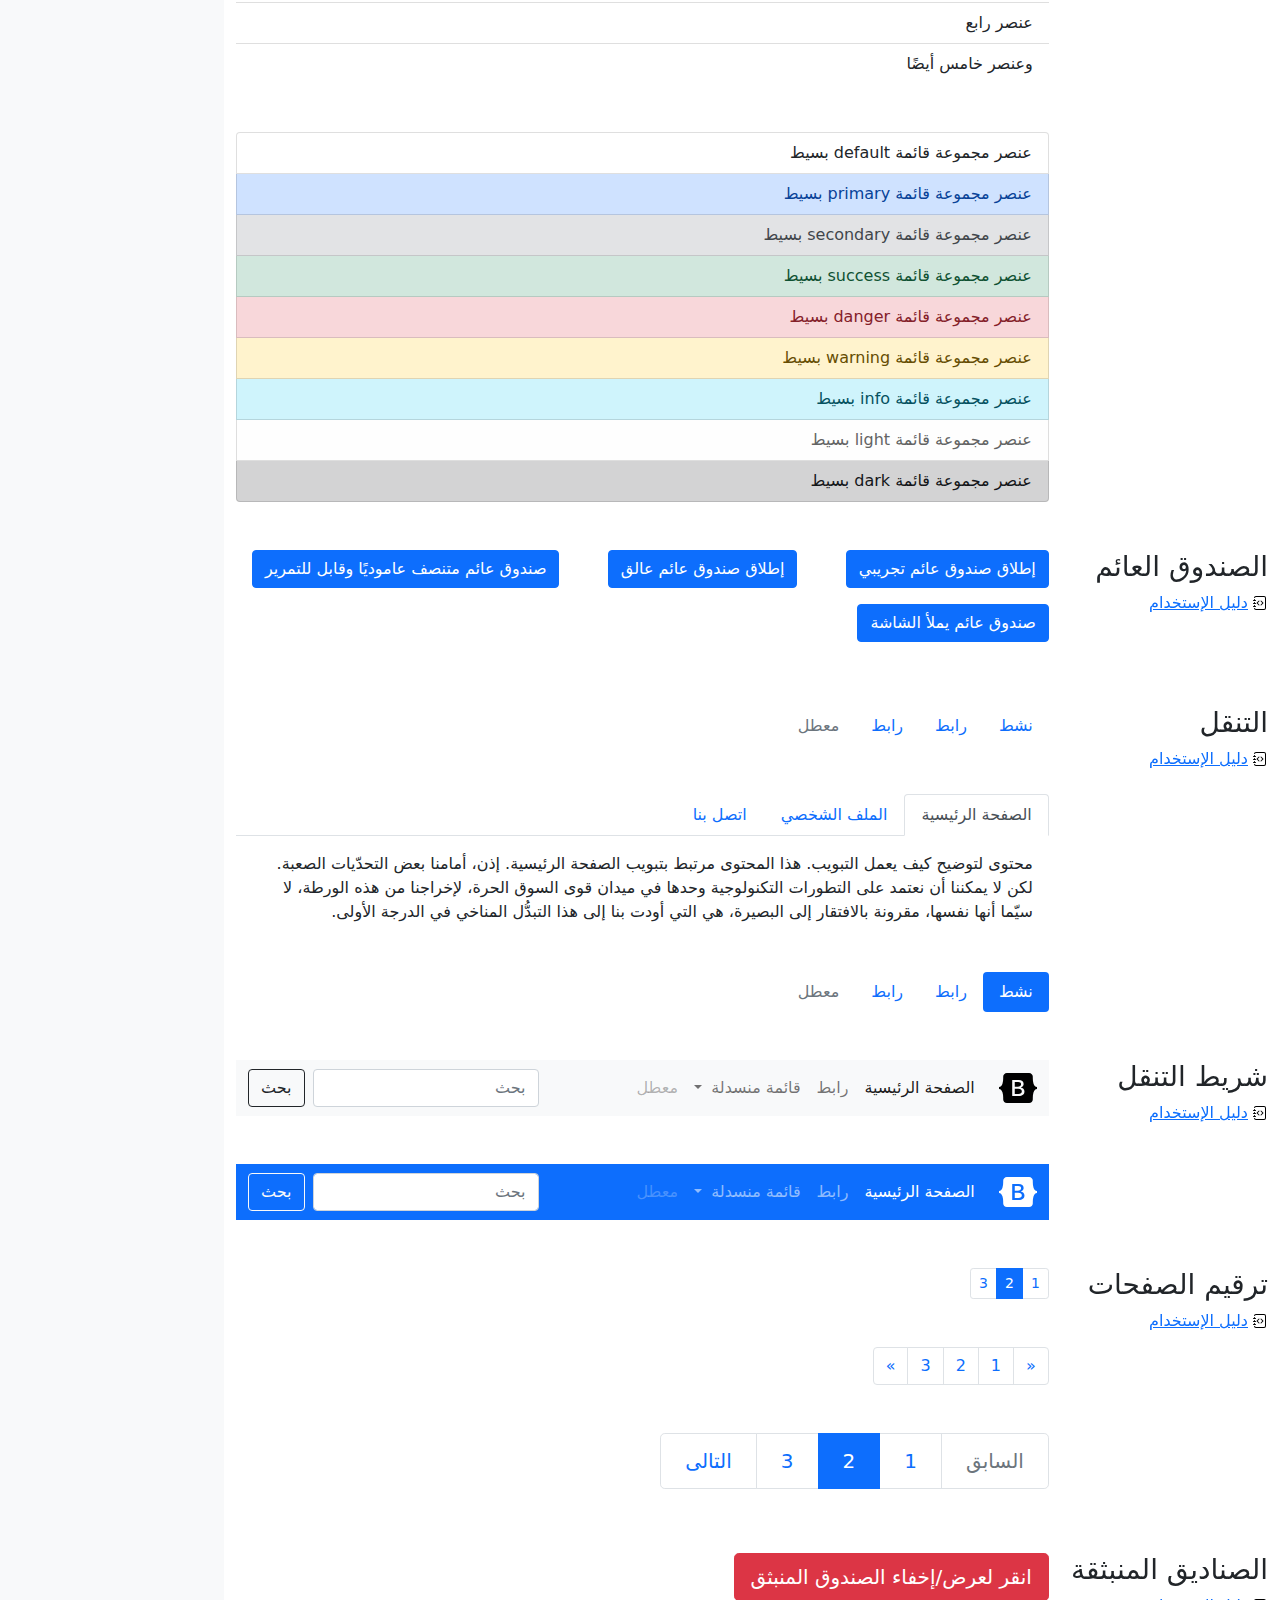
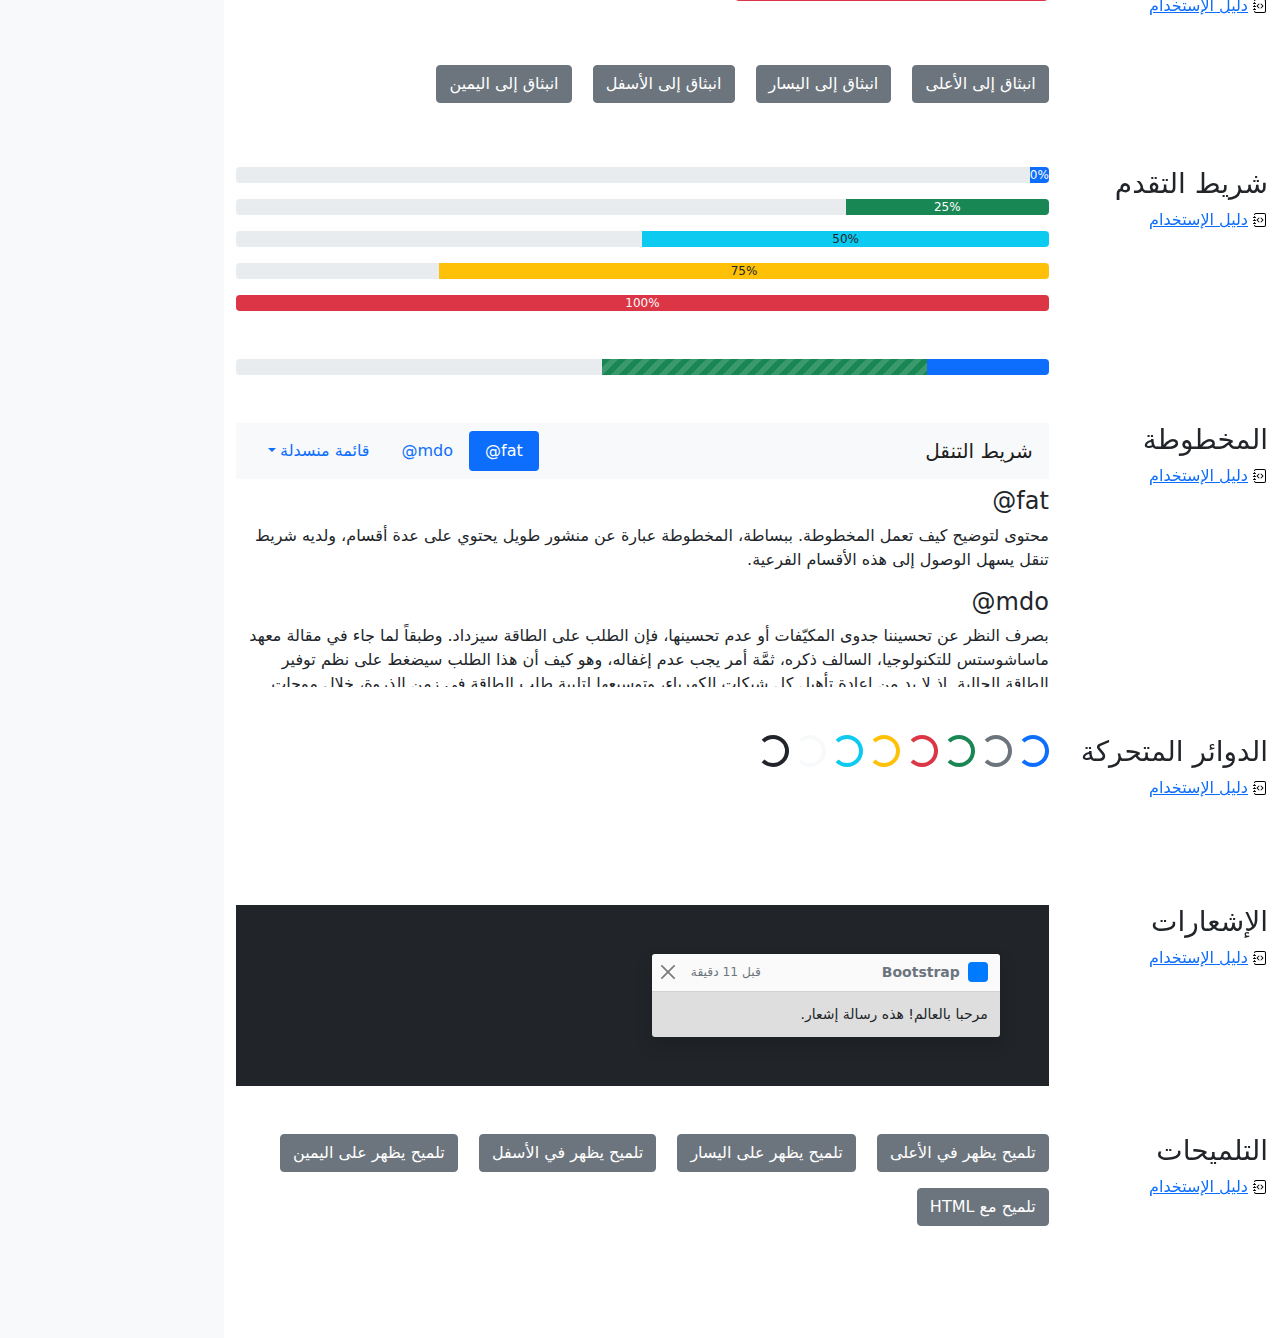
<file: bootstrap-5.0.2-examples/cheatsheet-rtl/index.html>
<!doctype html>
<html lang="ar" dir="rtl">
  <head>
    <meta charset="utf-8">
    <meta name="viewport" content="width=device-width, initial-scale=1">
    <meta name="description" content="">
    <meta name="author" content="Mark Otto, Jacob Thornton, and Bootstrap contributors">
    <meta name="generator" content="Hugo 0.84.0">
    <title>ورقة الغش · Bootstrap v5.0</title>

    <link rel="canonical" href="https://getbootstrap.com/docs/5.0/examples/cheatsheet-rtl/">

    

    <!-- Bootstrap core CSS -->
<link href="../assets/dist/css/bootstrap.rtl.min.css" rel="stylesheet">

    <style>
      .bd-placeholder-img {
        font-size: 1.125rem;
        text-anchor: middle;
        -webkit-user-select: none;
        -moz-user-select: none;
        user-select: none;
      }

      @media (min-width: 768px) {
        .bd-placeholder-img-lg {
          font-size: 3.5rem;
        }
      }
    </style>

    
    <!-- Custom styles for this template -->
    <link href="../cheatsheet/cheatsheet.rtl.css" rel="stylesheet">
  </head>
  <body class="bg-light">
    
<header class="bd-header bg-dark py-3 d-flex align-items-stretch border-bottom border-dark">
  <div class="container-fluid d-flex align-items-center">
    <h1 class="d-flex align-items-center fs-4 text-white mb-0">
      <img src="../assets/brand/bootstrap-logo-white.svg" width="38" height="30" class="me-3" alt="Bootstrap">
      ورقة الغش
    </h1>
    <a href="../examples/cheatsheet/" class="ms-auto link-light" hreflang="en">جدول بيانات LTR</a>
  </div>
</header>
<aside class="bd-aside sticky-xl-top text-muted align-self-start mb-3 mb-xl-5 px-2">
  <h2 class="h6 pt-4 pb-3 mb-4 border-bottom">على هذه الصفحة</h2>
  <nav class="small" id="toc">
    <ul class="list-unstyled">
      <li class="my-2">
        <button class="btn d-inline-flex align-items-center collapsed" data-bs-toggle="collapse" aria-expanded="false" data-bs-target="#contents-collapse" aria-controls="contents-collapse">المحتوى</button>
        <ul class="list-unstyled ps-3 collapse" id="contents-collapse">
          <li><a class="d-inline-flex align-items-center rounded" href="#typography">النصوص</a></li>
          <li><a class="d-inline-flex align-items-center rounded" href="#images">الصور</a></li>
          <li><a class="d-inline-flex align-items-center rounded" href="#tables">الجداول</a></li>
          <li><a class="d-inline-flex align-items-center rounded" href="#figures">النماذج البيانية</a></li>
        </ul>
      </li>
      <li class="my-2">
        <button class="btn d-inline-flex align-items-center collapsed" data-bs-toggle="collapse" aria-expanded="false" data-bs-target="#forms-collapse" aria-controls="forms-collapse">النماذج</button>
        <ul class="list-unstyled ps-3 collapse" id="forms-collapse">
          <li><a class="d-inline-flex align-items-center rounded" href="#overview">نظرة عامة</a></li>
          <li><a class="d-inline-flex align-items-center rounded" href="#disabled-forms">الحقول المعطلة</a></li>
          <li><a class="d-inline-flex align-items-center rounded" href="#sizing">الأحجام</a></li>
          <li><a class="d-inline-flex align-items-center rounded" href="#input-group">مجموعة الإدخال</a></li>
          <li><a class="d-inline-flex align-items-center rounded" href="#floating-labels">الحقول ذوي العناوين العائمة</a></li>
          <li><a class="d-inline-flex align-items-center rounded" href="#validation">التحقق</a></li>
        </ul>
      </li>
      <li class="my-2">
        <button class="btn d-inline-flex align-items-center collapsed" data-bs-toggle="collapse" aria-expanded="false" data-bs-target="#components-collapse" aria-controls="components-collapse">مكونات</button>
        <ul class="list-unstyled ps-3 collapse" id="components-collapse">
          <li><a class="d-inline-flex align-items-center rounded" href="#accordion">المطوية</a></li>
          <li><a class="d-inline-flex align-items-center rounded" href="#alerts">الإنذارات</a></li>
          <li><a class="d-inline-flex align-items-center rounded" href="#badge">الشارة</a></li>
          <li><a class="d-inline-flex align-items-center rounded" href="#breadcrumb">مسار التنقل التفصيلي</a></li>
          <li><a class="d-inline-flex align-items-center rounded" href="#buttons">الأزرار</a></li>
          <li><a class="d-inline-flex align-items-center rounded" href="#button-group">مجموعة الأزرار</a></li>
          <li><a class="d-inline-flex align-items-center rounded" href="#card">البطاقة</a></li>
          <li><a class="d-inline-flex align-items-center rounded" href="#carousel">شرائح العرض</a></li>
          <li><a class="d-inline-flex align-items-center rounded" href="#dropdowns">القوائم المنسدلة</a></li>
          <li><a class="d-inline-flex align-items-center rounded" href="#list-group">مجموعة العناصر</a></li>
          <li><a class="d-inline-flex align-items-center rounded" href="#modal">الصندوق العائم</a></li>
          <li><a class="d-inline-flex align-items-center rounded" href="#navs">التنقل</a></li>
          <li><a class="d-inline-flex align-items-center rounded" href="#navbar">شريط التنقل</a></li>
          <li><a class="d-inline-flex align-items-center rounded" href="#pagination">ترقيم الصفحات</a></li>
          <li><a class="d-inline-flex align-items-center rounded" href="#popovers">الصناديق المنبثقة</a></li>
          <li><a class="d-inline-flex align-items-center rounded" href="#progress">شريط التقدم</a></li>
          <li><a class="d-inline-flex align-items-center rounded" href="#scrollspy">المخطوطة</a></li>
          <li><a class="d-inline-flex align-items-center rounded" href="#spinners">الدوائر المتحركة</a></li>
          <li><a class="d-inline-flex align-items-center rounded" href="#toasts">الإشعارات</a></li>
          <li><a class="d-inline-flex align-items-center rounded" href="#tooltips">التلميحات</a></li>
        </ul>
      </li>
    </ul>
  </nav>
</aside>
<div class="bd-cheatsheet container-fluid bg-body">
  <section id="content">
    <h2 class="sticky-xl-top fw-bold pt-3 pt-xl-5 pb-2 pb-xl-3">المحتوى</h2>

    <article class="my-3" id="typography">
      <div class="bd-heading sticky-xl-top align-self-start mt-5 mb-3 mt-xl-0 mb-xl-2">
        <h3>النصوص</h3>
        <a class="d-flex align-items-center" hreflang="en" href="../content/typography/">دليل الإستخدام</a>
      </div>

      <div>
        <div class="bd-example">
        <p class="display-1">العرض 1</p>
        <p class="display-2">العرض 2</p>
        <p class="display-3">العرض 3</p>
        <p class="display-4">العرض 4</p>
        <p class="display-5">العرض 5</p>
        <p class="display-6">العرض 6</p>
        </div>

        <div class="bd-example">
        <p class="h1">عنوان 1</p>
        <p class="h2">عنوان 2</p>
        <p class="h3">عنوان 3</p>
        <p class="h4">عنوان 4</p>
        <p class="h5">عنوان 5</p>
        <p class="h6">عنوان 6</p>
        </div>

        <div class="bd-example">
        <p class="lead">
          هذه قطعة إملائية متميزة، فهي مصممة لتكون بارزة من بين القطع الإملائية الأخرى.
        </p>
        </div>

        <div class="bd-example">
        <p>يمكنك استخدام تصنيف mark <mark>لتحديد</mark> نص.</p>
        <p><del>من المفترض أن يتم التعامل مع هذا السطر كنص محذوف.</del></p>
        <p><s>من المفترض أن يتم التعامل مع هذا السطر على أنه لم يعد دقيقًا.</s></p>
        <p><ins>من المفترض أن يتم التعامل مع هذا السطر كإضافة إلى المستند.</ins></p>
        <p><u>سيتم عرض النص في هذا السطر كما وتحته خط.</u></p>
        <p><small>من المفترض أن يتم التعامل مع هذا السطر على أنه يحوي تفاصيل صغيرة.</small></p>
        <p><strong>هذا السطر يحوي نص عريض.</strong></p>
        <p><em>هذا السطر يحوي نص مائل.</em></p>
        </div>

        <div class="bd-example">
        <blockquote class="blockquote">
          <p>إقتباس مبهر، موضوع في عنصر blockquote</p>
          <footer class="blockquote-footer">شخص مشهور في <cite title= "عنوان المصدر"> عنوان المصدر </cite></footer>
        </blockquote>
        </div>

        <div class="bd-example">
        <ul class="list-unstyled">
          <li>هذه قائمة عناصر.</li>
          <li>بالرغم من أنها مصممة كي لا تظهر كذلك.</li>
          <li>إلا أنها مجهزة كـ قائمة خلف الكواليس</li>
          <li>هذا التصميم ينطبق فقد على القائمة الرئيسية</li>
          <li>القوائم الفرعية
            <ul>
              <li>لا تتأثر بهذا التصميم</li>
              <li>فهي تظهر عليها علامات الترقيم</li>
              <li>وتحتوي على مساحة فارغة بجوارها</li>
            </ul>
          </li>
          <li>قد يكون هذا التصميم مفيدًا في بعض الأحيان.</li>
        </ul>
        </div>

        <div class="bd-example">
        <ul class="list-inline">
          <li class="list-inline-item">هذا عنصر في قائمة.</li>
          <li class="list-inline-item">وهذا أيضًا.</li>
          <li class="list-inline-item">لكنهم يظهرون متجاورين.</li>
        </ul>
        </div>
      </div>
    </article>
    <article class="my-3" id="images">
      <div class="bd-heading sticky-xl-top align-self-start mt-5 mb-3 mt-xl-0 mb-xl-2">
        <h3>الصور</h3>
        <a class="d-flex align-items-center" hreflang="en" href="../content/images/">دليل الإستخدام</a>
      </div>

      <div>
        <div class="bd-example">
        <svg class="bd-placeholder-img bd-placeholder-img-lg img-fluid" width="100%" height="250" xmlns="http://www.w3.org/2000/svg" role="img" aria-label="Placeholder: صورة مستجيبة" preserveAspectRatio="xMidYMid slice" focusable="false"><title>Placeholder</title><rect width="100%" height="100%" fill="#868e96"/><text x="50%" y="50%" fill="#dee2e6" dy=".3em">صورة مستجيبة</text></svg>

        </div>

        <div class="bd-example">
        <svg class="bd-placeholder-img img-thumbnail" width="200" height="200" xmlns="http://www.w3.org/2000/svg" role="img" aria-label="صورة عنصر نائب مربع عام مع حدود بيضاء حولها ، مما يجعلها تشبه صورة تم التقاطها بكاميرا فورية قديمة: 200x200" preserveAspectRatio="xMidYMid slice" focusable="false"><title>صورة عنصر نائب مربع عام مع حدود بيضاء حولها ، مما يجعلها تشبه صورة تم التقاطها بكاميرا فورية قديمة</title><rect width="100%" height="100%" fill="#868e96"/><text x="50%" y="50%" fill="#dee2e6" dy=".3em">200x200</text></svg>

        </div>
      </div>
    </article>
    <article class="my-3" id="tables">
      <div class="bd-heading sticky-xl-top align-self-start mt-5 mb-3 mt-xl-0 mb-xl-2">
        <h3>الجداول</h3>
        <a class="d-flex align-items-center" hreflang="en" href="../content/tables/">دليل الإستخدام</a>
      </div>

      <div>
        <div class="bd-example">
        <table class="table table-striped">
          <thead>
          <tr>
            <th scope="col">#</th>
            <th scope="col">الاسم الاول</th>
            <th scope="col">الكنية</th>
            <th scope="col">الاسم المستعار</th>
          </tr>
          </thead>
          <tbody>
          <tr>
            <th scope="row">1</th>
            <td>Mark</td>
            <td>Otto</td>
            <td><bdo lang="en" dir="ltr">@mdo</bdo></td>
          </tr>
          <tr>
            <th scope="row">2</th>
            <td>Jacob</td>
            <td>Thornton</td>
            <td><bdo lang="en" dir="ltr">@fat</bdo></td>
          </tr>
          <tr>
            <th scope="row">3</th>
            <td colspan="2">Larry the Bird</td>
            <td><bdo lang="en" dir="ltr">@twitter</bdo></td>
          </tr>
          </tbody>
        </table>
        </div>

        <div class="bd-example">
        <table class="table table-dark table-borderless">
          <thead>
          <tr>
            <th scope="col">#</th>
            <th scope="col">الاسم الاول</th>
            <th scope="col">الكنية</th>
            <th scope="col">الاسم المستعار</th>
          </tr>
          </thead>
          <tbody>
          <tr>
            <th scope="row">1</th>
            <td>Mark</td>
            <td>Otto</td>
            <td><bdo lang="en" dir="ltr">@mdo</bdo></td>
          </tr>
          <tr>
            <th scope="row">2</th>
            <td>Jacob</td>
            <td>Thornton</td>
            <td><bdo lang="en" dir="ltr">@fat</bdo></td>
          </tr>
          <tr>
            <th scope="row">3</th>
            <td colspan="2">Larry the Bird</td>
            <td><bdo lang="en" dir="ltr">@twitter</bdo></td>
          </tr>
          </tbody>
        </table>
        </div>

        <div class="bd-example">
        <table class="table table-hover">
          <thead>
          <tr>
            <th scope="col">Class</th>
            <th scope="col">عنوان</th>
            <th scope="col">عنوان</th>
          </tr>
          </thead>
          <tbody>
          <tr>
            <th scope="row">Default</th>
            <td>خلية</td>
            <td>خلية</td>
          </tr>
          
          <tr class="table-primary">
            <th scope="row">Primary</th>
            <td>خلية</td>
            <td>خلية</td>
          </tr>
          <tr class="table-secondary">
            <th scope="row">Secondary</th>
            <td>خلية</td>
            <td>خلية</td>
          </tr>
          <tr class="table-success">
            <th scope="row">Success</th>
            <td>خلية</td>
            <td>خلية</td>
          </tr>
          <tr class="table-danger">
            <th scope="row">Danger</th>
            <td>خلية</td>
            <td>خلية</td>
          </tr>
          <tr class="table-warning">
            <th scope="row">Warning</th>
            <td>خلية</td>
            <td>خلية</td>
          </tr>
          <tr class="table-info">
            <th scope="row">Info</th>
            <td>خلية</td>
            <td>خلية</td>
          </tr>
          <tr class="table-light">
            <th scope="row">Light</th>
            <td>خلية</td>
            <td>خلية</td>
          </tr>
          <tr class="table-dark">
            <th scope="row">Dark</th>
            <td>خلية</td>
            <td>خلية</td>
          </tr>
          </tbody>
        </table>
        </div>

        <div class="bd-example">
        <table class="table table-sm table-bordered">
          <thead>
          <tr>
            <th scope="col">#</th>
            <th scope="col">الاسم الاول</th>
            <th scope="col">الكنية</th>
            <th scope="col">الاسم المستعار</th>
          </tr>
          </thead>
          <tbody>
          <tr>
            <th scope="row">1</th>
            <td>Mark</td>
            <td>Otto</td>
            <td><bdo lang="en" dir="ltr">@mdo</bdo></td>
          </tr>
          <tr>
            <th scope="row">2</th>
            <td>Jacob</td>
            <td>Thornton</td>
            <td><bdo lang="en" dir="ltr">@fat</bdo></td>
          </tr>
          <tr>
            <th scope="row">3</th>
            <td colspan="2">Larry the Bird</td>
            <td><bdo lang="en" dir="ltr">@twitter</bdo></td>
          </tr>
          </tbody>
        </table>
        </div>
      </div>
    </article>
    <article class="my-3" id="figures">
      <div class="bd-heading sticky-xl-top align-self-start mt-5 mb-3 mt-xl-0 mb-xl-2">
        <h3>النماذج البيانية</h3>
        <a class="d-flex align-items-center" hreflang="en" href="../content/figures/">دليل الإستخدام</a>
      </div>

      <div>
        <div class="bd-example">
        <figure class="figure">
          <svg class="bd-placeholder-img figure-img img-fluid rounded" width="400" height="300" xmlns="http://www.w3.org/2000/svg" role="img" aria-label="Placeholder: 400x300" preserveAspectRatio="xMidYMid slice" focusable="false"><title>Placeholder</title><rect width="100%" height="100%" fill="#868e96"/><text x="50%" y="50%" fill="#dee2e6" dy=".3em">400x300</text></svg>

          <figcaption class="figure-caption">شرح للصورة أعلاه.</figcaption>
        </figure>
        </div>
      </div>
    </article>
  </section>

  <section id="forms">
    <h2 class="sticky-xl-top fw-bold pt-3 pt-xl-5 pb-2 pb-xl-3">النماذج</h2>

    <article class="my-3" id="overview">
      <div class="bd-heading sticky-xl-top align-self-start mt-5 mb-3 mt-xl-0 mb-xl-2">
        <h3>نظرة عامة</h3>
        <a class="d-flex align-items-center" hreflang="en" href="../forms/overview/">دليل الإستخدام</a>
      </div>

      <div>
        <div class="bd-example">
        <form>
          <div class="mb-3">
            <label for="exampleInputEmail1" class="form-label">البريد الإلكتروني</label>
            <input type="email" class="form-control" id="exampleInputEmail1" aria-describedby="emailHelp">
            <div id="emailHelp" class="form-text">لن نقوم بمشاركة بريدك الإلكتروني مع أي شخص آخر.</div>
          </div>
          <div class="mb-3">
            <label for="exampleInputPassword1" class="form-label">كلمة السر</label>
            <input type="password" class="form-control" id="exampleInputPassword1">
          </div>
          <div class="mb-3 form-check">
            <input type="checkbox" class="form-check-input" id="exampleCheck1">
            <label class="form-check-label" for="exampleCheck1">اخترني</label>
          </div>
          <fieldset class="mb-3">
            <legend>أزرار الاختيار الأحادي</legend>
            <div class="form-check">
              <input type="radio" name="radios" class="form-check-input" id="exampleRadio1" checked>
              <label class="form-check-label" for="exampleRadio1">الخيار الافتراضي</label>
            </div>
            <div class="mb-3 form-check">
              <input type="radio" name="radios" class="form-check-input" id="exampleRadio2">
              <label class="form-check-label" for="exampleRadio2">خيار آخر</label>
            </div>
          </fieldset>
          <div class="mb-3">
            <label class="form-label" for="customFile">رفع</label>
            <input type="file" class="form-control" id="customFile">
          </div>
          <div class="mb-3 form-check form-switch">
            <input class="form-check-input" type="checkbox" id="flexSwitchCheckChecked" checked>
            <label class="form-check-label" for="flexSwitchCheckChecked">زر على شكل مفتاح اختيار.</label>
          </div>
          <div class="mb-3">
            <label for="customRange3" class="form-label">مثال على حقل اختيار نطاقي</label>
            <input type="range" class="form-range" min="0" max="5" step="0.5" id="customRange3">
          </div>
          <button type="submit" class="btn btn-primary">إرسال</button>
        </form>
        </div>
      </div>
    </article>
    <article class="my-3" id="disabled-forms">
      <div class="bd-heading sticky-xl-top align-self-start mt-5 mb-3 mt-xl-0 mb-xl-2">
        <h3>الحقول المعطلة</h3>
        <a class="d-flex align-items-center" hreflang="en" href="../forms/overview/#disabled-forms">دليل الإستخدام</a>
      </div>

      <div>
        <div class="bd-example">
        <form>
          <fieldset disabled aria-label="مثال على مجموعة الحقول المعطلة">
            <div class="mb-3">
              <label for="disabledTextInput" class="form-label">حقل إدخال معطل</label>
              <input type="text" id="disabledTextInput" class="form-control" placeholder="حقل إدخال معطل">
            </div>
            <div class="mb-3">
              <label for="disabledSelect" class="form-label">قائمة اختيار معطلة</label>
              <select id="disabledSelect" class="form-select">
                <option>خيار معطل</option>
              </select>
            </div>
            <div class="mb-3">
              <div class="form-check">
                <input class="form-check-input" type="checkbox" id="disabledFieldsetCheck" disabled>
                <label class="form-check-label" for="disabledFieldsetCheck">
                  زر اختيار معطل
                </label>
              </div>
            </div>
            <fieldset class="mb-3">
              <legend>أزرار اختيار أحادي معطلين</legend>
              <div class="form-check">
                <input type="radio" name="radios" class="form-check-input" id="disabledRadio1" disabled>
                <label class="form-check-label" for="disabledRadio1">خيار معطل</label>
              </div>
              <div class="mb-3 form-check">
                <input type="radio" name="radios" class="form-check-input" id="disabledRadio2" disabled>
                <label class="form-check-label" for="disabledRadio2">خيار آخر معطل</label>
              </div>
            </fieldset>
            <div class="mb-3">
              <label class="form-label" for="disabledCustomFile">رفع معطل</label>
              <input type="file" class="form-control" id="disabledCustomFile" disabled>
            </div>
            <div class="mb-3 form-check form-switch">
              <input class="form-check-input" type="checkbox" id="disabledSwitchCheckChecked" checked disabled>
              <label class="form-check-label" for="disabledSwitchCheckChecked">زر معطل على شكل مفتاح اختيار.</label>
            </div>
            <div class="mb-3">
              <label for="disabledRange" class="form-label">حقل اختيار نطاقي معطل</label>
              <input type="range" class="form-range" min="0" max="5" step="0.5" id="disabledRange">
            </div>
            <button type="submit" class="btn btn-primary">إرسال</button>
          </fieldset>
        </form>
        </div>
      </div>
    </article>
    <article class="my-3" id="sizing">
      <div class="bd-heading sticky-xl-top align-self-start mt-5 mb-3 mt-xl-0 mb-xl-2">
        <h3>الأحجام</h3>
        <a class="d-flex align-items-center" hreflang="en" href="../forms/form-control/#sizing">دليل الإستخدام</a>
      </div>

      <div>
        <div class="bd-example">
        <div class="mb-3">
          <input class="form-control form-control-lg" type="text" placeholder="حقل إدخال كبير" aria-label=".form-control-lg مثال">
        </div>
        <div class="mb-3">
          <select class="form-select form-select-lg mb-3" aria-label=".form-select-lg مثال">
            <option selected>افتح قائمة الاختيار هذه</option>
            <option value="1">واحد</option>
            <option value="2">اثنان</option>
            <option value="3">ثلاثة</option>
          </select>
        </div>
        <div class="mb-3">
          <input type="file" class="form-control form-control-lg" aria-label="مثال على إدخال ملف كبير">
        </div>
        </div>

        <div class="bd-example">
        <div class="mb-3">
          <input class="form-control form-control-sm" type="text" placeholder="حقل إدخال صغير" aria-label=".form-control-sm مثال">
        </div>
        <div class="mb-3">
          <select class="form-select form-select-sm" aria-label=".form-select-sm مثال">
            <option selected>افتح قائمة الاختيار هذه</option>
            <option value="1">واحد</option>
            <option value="2">اثنان</option>
            <option value="3">ثلاثة</option>
          </select>
        </div>
        <div class="mb-3">
          <input type="file" class="form-control form-control-sm" aria-label="مثال على إدخال ملف صغير">
        </div>
        </div>
      </div>
    </article>
    <article class="my-3" id="input-group">
      <div class="bd-heading sticky-xl-top align-self-start mt-5 mb-3 mt-xl-0 mb-xl-2">
        <h3>مجموعة الإدخال</h3>
        <a class="d-flex align-items-center" hreflang="en" href="../forms/input-group/">دليل الإستخدام</a>
      </div>

      <div>
        <div class="bd-example">
        <div class="input-group mb-3">
          <span class="input-group-text" id="basic-addon1">أنا اسمي</span>
          <input type="text" class="form-control" placeholder="فلان الفلاني" aria-label="الاسم" aria-describedby="basic-addon1">
        </div>
        <div class="input-group mb-3">
          <input type="text" class="form-control" placeholder="أنا أحب الكعك والقهوة" aria-label="الطعام المفضل" aria-describedby="basic-addon2">
          <span class="input-group-text" id="basic-addon2">وغيرها</span>
        </div>
        <label for="basic-url" class="form-label">عنوان حسابك الشخصي</label>
        <div class="input-group mb-3">
          <input type="text" class="form-control" id="basic-url" aria-describedby="basic-addon3">
          <span class="input-group-text" id="basic-addon3"><bdo lang="en" dir="ltr">https://example.com/users/</bdo></span>
        </div>
        <div class="input-group mb-3">
          <span class="input-group-text"><bdo lang="en" dir="ltr">.00</bdo></span>
          <input type="text" class="form-control" aria-label="المبلغ (لأقرب دولار)">
          <span class="input-group-text">$</span>
        </div>
        <div class="input-group">
          <span class="input-group-text">مع textarea</span>
          <textarea class="form-control" aria-label="مع textarea"></textarea>
        </div>
        </div>
      </div>
    </article>
    <article class="my-3" id="floating-labels">
      <div class="bd-heading sticky-xl-top align-self-start mt-5 mb-3 mt-xl-0 mb-xl-2">
        <h3>الحقول ذوي العناوين العائمة</h3>
        <a class="d-flex align-items-center" href="../forms/floating-labels/">دليل الإستخدام</a>
      </div>

      <div>
        <div class="bd-example">
        <form>
          <div class="form-floating mb-3">
            <input type="email" class="form-control" id="floatingInput" placeholder="name@example.com">
            <label for="floatingInput">البريد الالكتروني</label>
          </div>
          <div class="form-floating">
            <input type="password" class="form-control" id="floatingPassword" placeholder="كلمة السر">
            <label for="floatingPassword">كلمة السر</label>
          </div>
        </form>
        </div>
      </div>
    </article>
    <article class="my-3" id="validation">
      <div class="bd-heading sticky-xl-top align-self-start mt-5 mb-3 mt-xl-0 mb-xl-2">
        <h3>التحقق</h3>
        <a class="d-flex align-items-center" hreflang="en" href="../forms/validation/">دليل الإستخدام</a>
      </div>

      <div>
        <div class="bd-example">
        <form class="row g-3">
          <div class="col-md-4">
            <label for="validationServer01" class="form-label">الاسم الاول</label>
            <input type="text" class="form-control is-valid" id="validationServer01" value="Mark" required>
            <div class="valid-feedback">
              يبدو صحيحًا!
            </div>
          </div>
          <div class="col-md-4">
            <label for="validationServer02" class="form-label">الكنية</label>
            <input type="text" class="form-control is-valid" id="validationServer02" value="Otto" required>
            <div class="valid-feedback">
              يبدو صحيحًا!
            </div>
          </div>
          <div class="col-md-4">
            <label for="validationServerUsername" class="form-label">اسم المستخدم</label>
            <div class="input-group has-validation">
              <input type="text" class="form-control is-invalid" id="validationServerUsername" aria-describedby="inputGroupPrepend3" required>
              <span class="input-group-text" id="inputGroupPrepend3">@</span>
              <div class="invalid-feedback">
                يرجى اختيار اسم مستخدم.
              </div>
            </div>
          </div>
          <div class="col-md-6">
            <label for="validationServer03" class="form-label">مدينة</label>
            <input type="text" class="form-control is-invalid" id="validationServer03" required>
            <div class="invalid-feedback">
              يرجى إدخال مدينة صحيحة.
            </div>
          </div>
          <div class="col-md-3">
            <label for="validationServer04" class="form-label">حالة</label>
            <select class="form-select is-invalid" id="validationServer04" required>
              <option selected disabled value="">اختر...</option>
              <option>...</option>
            </select>
            <div class="invalid-feedback">
              يرجى اختيار ولاية صحيحة.
            </div>
          </div>
          <div class="col-md-3">
            <label for="validationServer05" class="form-label">الرمز البريدي</label>
            <input type="text" class="form-control is-invalid" id="validationServer05" required>
            <div class="invalid-feedback">
              يرجى إدخال رمز بريدي صحيح.
            </div>
          </div>
          <div class="col-12">
            <div class="form-check">
              <input class="form-check-input is-invalid" type="checkbox" value="" id="invalidCheck3" required>
              <label class="form-check-label" for="invalidCheck3">
                أوافق على الشروط والأحكام
              </label>
              <div class="invalid-feedback">
                تجب الموافقة قبل إرسال النموذج.
              </div>
            </div>
          </div>
          <div class="col-12">
            <button class="btn btn-primary" type="submit">إرسال النموذج</button>
          </div>
        </form>
        </div>
      </div>
    </article>
  </section>

  <section id="components">
    <h2 class="sticky-xl-top fw-bold pt-3 pt-xl-5 pb-2 pb-xl-3">العناصر</h2>

    <article class="my-3" id="accordion">
      <div class="bd-heading sticky-xl-top align-self-start mt-5 mb-3 mt-xl-0 mb-xl-2">
        <h3>المطوية</h3>
        <a class="d-flex align-items-center" hreflang="en" href="../components/accordion/">دليل الإستخدام</a>
      </div>

      <div>
        <div class="bd-example">
        <div class="accordion" id="accordionExample">
          <div class="accordion-item">
            <h4 class="accordion-header" id="headingOne">
              <button class="accordion-button" type="button" data-bs-toggle="collapse" data-bs-target="#collapseOne" aria-expanded="true" aria-controls="collapseOne">
                عنصر المطوية الأول
              </button>
            </h4>
            <div id="collapseOne" class="accordion-collapse collapse show" aria-labelledby="headingOne" data-bs-parent="#accordionExample">
              <div class="accordion-body">
                <strong>هذا هو محتوى عنصر المطوية الأول.</strong> سيكون المحتوى مخفيًا بشكل إفتراضي حتى يقوم Bootstrap بإضافة الكلاسات اللازمة لكل عنصر في المطوية. هذه الكلاسات تتحكم بالمظهر العام ووتتحكم أيضا بإظهار وإخفاء أقسام المطوية عبر حركات CSS الإنتقالية. يمكنك تعديل أي من هذه عبر كلاسات CSS خاصة بك، او عبر تغيير القيم الإفتراضية المقدمة من Bootsrap. من الجدير بالذكر أنه يمكن وضع أي كود HTML هنا، ولكن الحركة الإنتقالية قد تحد من الoverflow.
              </div>
            </div>
          </div>
          <div class="accordion-item">
            <h4 class="accordion-header" id="headingTwo">
              <button class="accordion-button collapsed" type="button" data-bs-toggle="collapse" data-bs-target="#collapseTwo" aria-expanded="false" aria-controls="collapseTwo">
                عنصر المطوية الثاني
              </button>
            </h4>
            <div id="collapseTwo" class="accordion-collapse collapse" aria-labelledby="headingTwo" data-bs-parent="#accordionExample">
              <div class="accordion-body">
                <strong>هذا هو محتوى عنصر المطوية الثاني.</strong> سيكون المحتوى مخفيًا بشكل إفتراضي حتى يقوم Bootstrap بإضافة الكلاسات اللازمة لكل عنصر في المطوية. هذه الكلاسات تتحكم بالمظهر العام ووتتحكم أيضا بإظهار وإخفاء أقسام المطوية عبر حركات CSS الإنتقالية. يمكنك تعديل أي من هذه عبر كلاسات CSS خاصة بك، او عبر تغيير القيم الإفتراضية المقدمة من Bootsrap. من الجدير بالذكر أنه يمكن وضع أي كود HTML هنا، ولكن الحركة الإنتقالية قد تحد من الoverflow.
              </div>
            </div>
          </div>
          <div class="accordion-item">
            <h4 class="accordion-header" id="headingThree">
              <button class="accordion-button collapsed" type="button" data-bs-toggle="collapse" data-bs-target="#collapseThree" aria-expanded="false" aria-controls="collapseThree">
                عنصر المطوية الثالث
              </button>
            </h4>
            <div id="collapseThree" class="accordion-collapse collapse" aria-labelledby="headingThree" data-bs-parent="#accordionExample">
              <div class="accordion-body">
                <strong>هذا هو محتوى عنصر المطوية الثالث.</strong> سيكون المحتوى مخفيًا بشكل إفتراضي حتى يقوم Bootstrap بإضافة الكلاسات اللازمة لكل عنصر في المطوية. هذه الكلاسات تتحكم بالمظهر العام ووتتحكم أيضا بإظهار وإخفاء أقسام المطوية عبر حركات CSS الإنتقالية. يمكنك تعديل أي من هذه عبر كلاسات CSS خاصة بك، او عبر تغيير القيم الإفتراضية المقدمة من Bootsrap. من الجدير بالذكر أنه يمكن وضع أي كود HTML هنا، ولكن الحركة الإنتقالية قد تحد من الoverflow.
              </div>
            </div>
          </div>
        </div>
        </div>
      </div>
    </article>
    <article class="my-3" id="alerts">
      <div class="bd-heading sticky-xl-top align-self-start mt-5 mb-3 mt-xl-0 mb-xl-2">
        <h3>الإنذارات</h3>
        <a class="d-flex align-items-center" hreflang="en" href="../components/alerts/">دليل الإستخدام</a>
      </div>

      <div>
        <div class="bd-example">
        
        <div class="alert alert-primary alert-dismissible fade show" role="alert">
          تنبيه primary بسيط مع <a href="#" class="alert-link">رابط مثال</a>. أعطها نقرة إذا أردت.
          <button type="button" class="btn-close" data-bs-dismiss="alert" aria-label="قريب"></button>
        </div>
        <div class="alert alert-secondary alert-dismissible fade show" role="alert">
          تنبيه secondary بسيط مع <a href="#" class="alert-link">رابط مثال</a>. أعطها نقرة إذا أردت.
          <button type="button" class="btn-close" data-bs-dismiss="alert" aria-label="قريب"></button>
        </div>
        <div class="alert alert-success alert-dismissible fade show" role="alert">
          تنبيه success بسيط مع <a href="#" class="alert-link">رابط مثال</a>. أعطها نقرة إذا أردت.
          <button type="button" class="btn-close" data-bs-dismiss="alert" aria-label="قريب"></button>
        </div>
        <div class="alert alert-danger alert-dismissible fade show" role="alert">
          تنبيه danger بسيط مع <a href="#" class="alert-link">رابط مثال</a>. أعطها نقرة إذا أردت.
          <button type="button" class="btn-close" data-bs-dismiss="alert" aria-label="قريب"></button>
        </div>
        <div class="alert alert-warning alert-dismissible fade show" role="alert">
          تنبيه warning بسيط مع <a href="#" class="alert-link">رابط مثال</a>. أعطها نقرة إذا أردت.
          <button type="button" class="btn-close" data-bs-dismiss="alert" aria-label="قريب"></button>
        </div>
        <div class="alert alert-info alert-dismissible fade show" role="alert">
          تنبيه info بسيط مع <a href="#" class="alert-link">رابط مثال</a>. أعطها نقرة إذا أردت.
          <button type="button" class="btn-close" data-bs-dismiss="alert" aria-label="قريب"></button>
        </div>
        <div class="alert alert-light alert-dismissible fade show" role="alert">
          تنبيه light بسيط مع <a href="#" class="alert-link">رابط مثال</a>. أعطها نقرة إذا أردت.
          <button type="button" class="btn-close" data-bs-dismiss="alert" aria-label="قريب"></button>
        </div>
        <div class="alert alert-dark alert-dismissible fade show" role="alert">
          تنبيه dark بسيط مع <a href="#" class="alert-link">رابط مثال</a>. أعطها نقرة إذا أردت.
          <button type="button" class="btn-close" data-bs-dismiss="alert" aria-label="قريب"></button>
        </div>
        </div>

        <div class="bd-example">
        <div class="alert alert-success" role="alert">
          <h4 class="alert-heading">أحسنت!</h4>
          <p>لقد نجحت في قراءة رسالة التنبيه المهمة هذه. سيتم تشغيل نص المثال هذا لفترة أطول قليلاً حتى تتمكن من رؤية كيفية عمل التباعد داخل التنبيه مع هذا النوع من المحتوى.</p>
          <hr>
          <p class="mb-0">كلما احتجت إلى ذلك ، تأكد من استخدام أدوات الهامش للحفاظ على الأشياء لطيفة ومرتبة.</p>
        </div>
        </div>
      </div>
    </article>
    <article class="my-3" id="badge">
      <div class="bd-heading sticky-xl-top align-self-start mt-5 mb-3 mt-xl-0 mb-xl-2">
        <h3>الشارة</h3>
        <a class="d-flex align-items-center" hreflang="en" href="../components/badge/">دليل الإستخدام</a>
      </div>

      <div>
        <div class="bd-example">
        <p class="h1">مثال على عنوان <span class="badge bg-primary">جديد</span></p>
        <p class="h2">مثال على عنوان <span class="badge bg-secondary">جديد</span></p>
        <p class="h3">مثال على عنوان <span class="badge bg-success">جديد</span></p>
        <p class="h4">مثال على عنوان <span class="badge bg-danger">جديد</span></p>
        <p class="h5">مثال على عنوان <span class="badge bg-warning text-dark">جديد</span></p>
        <p class="h6">مثال على عنوان <span class="badge bg-info text-dark">جديد</span></p>
        <p class="h6">مثال على عنوان <span class="badge bg-light text-dark">جديد</span></p>
        <p class="h6">مثال على عنوان <span class="badge bg-dark">جديد</span></p>
        </div>

        <div class="bd-example">
        
        <span class="badge rounded-pill bg-primary">Primary</span>
        <span class="badge rounded-pill bg-secondary">Secondary</span>
        <span class="badge rounded-pill bg-success">Success</span>
        <span class="badge rounded-pill bg-danger">Danger</span>
        <span class="badge rounded-pill bg-warning text-dark">Warning</span>
        <span class="badge rounded-pill bg-info text-dark">Info</span>
        <span class="badge rounded-pill bg-light text-dark">Light</span>
        <span class="badge rounded-pill bg-dark">Dark</span>
        </div>
      </div>
    </article>
    <article class="my-3" id="breadcrumb">
      <div class="bd-heading sticky-xl-top align-self-start mt-5 mb-3 mt-xl-0 mb-xl-2">
        <h3>مسار التنقل التفصيلي (فتات الخبز)</h3>
        <a class="d-flex align-items-center" hreflang="en" href="../components/breadcrumb/">دليل الإستخدام</a>
      </div>

      <div>
        <div class="bd-example">
        <nav aria-label="فتات الخبز">
          <ol class="breadcrumb">
            <li class="breadcrumb-item"><a href="#">الصفحة الرئيسية</a></li>
            <li class="breadcrumb-item"><a href="#">المكتبة</a></li>
            <li class="breadcrumb-item active" aria-current="page">البيانات</li>
          </ol>
        </nav>
        </div>
      </div>
    </article>
    <article class="my-3" id="buttons">
      <div class="bd-heading sticky-xl-top align-self-start mt-5 mb-3 mt-xl-0 mb-xl-2">
        <h3>الأزرار</h3>
        <a class="d-flex align-items-center" hreflang="en" href="../components/buttons/">دليل الإستخدام</a>
      </div>

      <div>
        <div class="bd-example">
        
        <button type="button" class="btn btn-primary">Primary</button>
        <button type="button" class="btn btn-secondary">Secondary</button>
        <button type="button" class="btn btn-success">Success</button>
        <button type="button" class="btn btn-danger">Danger</button>
        <button type="button" class="btn btn-warning">Warning</button>
        <button type="button" class="btn btn-info">Info</button>
        <button type="button" class="btn btn-light">Light</button>
        <button type="button" class="btn btn-dark">Dark</button>

        <button type="button" class="btn btn-link">رابط</button>
        </div>

        <div class="bd-example">
        
        <button type="button" class="btn btn-outline-primary">Primary</button>
        <button type="button" class="btn btn-outline-secondary">Secondary</button>
        <button type="button" class="btn btn-outline-success">Success</button>
        <button type="button" class="btn btn-outline-danger">Danger</button>
        <button type="button" class="btn btn-outline-warning">Warning</button>
        <button type="button" class="btn btn-outline-info">Info</button>
        <button type="button" class="btn btn-outline-light">Light</button>
        <button type="button" class="btn btn-outline-dark">Dark</button>
        </div>

        <div class="bd-example">
        <button type="button" class="btn btn-primary btn-sm">زر صغير</button>
        <button type="button" class="btn btn-primary">زر قياسي</button>
        <button type="button" class="btn btn-primary btn-lg">زر كبير</button>
        </div>
      </div>
    </article>
    <article class="my-3" id="button-group">
      <div class="bd-heading sticky-xl-top align-self-start mt-5 mb-3 mt-xl-0 mb-xl-2">
        <h3>مجموعة الأزرار</h3>
        <a class="d-flex align-items-center" hreflang="en" href="../components/button-group/">دليل الإستخدام</a>
      </div>

      <div>
        <div class="bd-example">
        <div class="btn-toolbar" role="toolbar" aria-label="شريط أدوات مع مجموعات أزرار">
          <div class="btn-group me-2" role="group" aria-label="المجموعة الأولى">
            <button type="button" class="btn btn-secondary">1</button>
            <button type="button" class="btn btn-secondary">2</button>
            <button type="button" class="btn btn-secondary">3</button>
            <button type="button" class="btn btn-secondary">4</button>
          </div>
          <div class="btn-group me-2" role="group" aria-label="المجموعة الثانية">
            <button type="button" class="btn btn-secondary">5</button>
            <button type="button" class="btn btn-secondary">6</button>
            <button type="button" class="btn btn-secondary">7</button>
          </div>
          <div class="btn-group" role="group" aria-label="المجموعة الثالثة">
            <button type="button" class="btn btn-secondary">8</button>
          </div>
        </div>
        </div>
      </div>
    </article>
    <article class="my-3" id="card">
      <div class="bd-heading sticky-xl-top align-self-start mt-5 mb-3 mt-xl-0 mb-xl-2">
        <h3>البطاقة</h3>
        <a class="d-flex align-items-center" hreflang="en" href="../components/card/">دليل الإستخدام</a>
      </div>

      <div>
        <div class="bd-example">
        <div class="row  row-cols-1 row-cols-md-2 g-4">
          <div class="col">
            <div class="card">
              <svg class="bd-placeholder-img card-img-top" width="100%" height="180" xmlns="http://www.w3.org/2000/svg" role="img" aria-label="Placeholder: غطاء الصورة" preserveAspectRatio="xMidYMid slice" focusable="false"><title>Placeholder</title><rect width="100%" height="100%" fill="#868e96"/><text x="50%" y="50%" fill="#dee2e6" dy=".3em">غطاء الصورة</text></svg>

              <div class="card-body">
                <h5 class="card-title">عنوان البطاقة</h5>
                <p class="card-text">بعض الأمثلة السريعة للنصوص للبناء على عنوان البطاقة وتشكيل الجزء الأكبر من محتوى البطاقة.</p>
                <a href="#" class="btn btn-primary">اذهب لمكان ما</a>
              </div>
            </div>
          </div>
          <div class="col">
            <div class="card">
              <div class="card-header">
                متميز
              </div>
              <div class="card-body">
                <h5 class="card-title">عنوان البطاقة</h5>
                <p class="card-text">بعض الأمثلة السريعة للنصوص للبناء على عنوان البطاقة وتشكيل الجزء الأكبر من محتوى البطاقة.</p>
                <a href="#" class="btn btn-primary">اذهب لمكان ما</a>
              </div>
              <div class="card-footer text-muted">
                منذ يومان
              </div>
            </div>
          </div>
          <div class="col">
            <div class="card">
              <div class="card-body">
                <h5 class="card-title">عنوان البطاقة</h5>
                <p class="card-text">بعض الأمثلة السريعة للنصوص للبناء على عنوان البطاقة وتشكيل الجزء الأكبر من محتوى البطاقة.</p>
              </div>
              <ul class="list-group list-group-flush">
                <li class="list-group-item">عنصر</li>
                <li class="list-group-item">عنصر آخر</li>
                <li class="list-group-item">عنصر ثالث</li>
              </ul>
              <div class="card-body">
                <a href="#" class="card-link">رابط البطاقة</a>
                <a href="#" class="card-link">رابط آخر</a>
              </div>
            </div>
          </div>
          <div class="col">
            <div class="card">
              <div class="row g-0">
                <div class="col-md-4">
                  <svg class="bd-placeholder-img" width="100%" height="250" xmlns="http://www.w3.org/2000/svg" role="img" aria-label="Placeholder: صورة" preserveAspectRatio="xMidYMid slice" focusable="false"><title>Placeholder</title><rect width="100%" height="100%" fill="#868e96"/><text x="50%" y="50%" fill="#dee2e6" dy=".3em">صورة</text></svg>

                </div>
                <div class="col-md-8">
                  <div class="card-body">
                    <h5 class="card-title">عنوان البطاقة</h5>
                    <p class="card-text">هذه بطاقة أعرض مع نص داعم تحتها كمقدمة طبيعية لمحتوى إضافي. هذا المحتوى أطول قليلاً.</p>
                    <p class="card-text"><small class="text-muted">آخر تحديث منذ 3 دقائق</small></p>
                  </div>
                </div>
              </div>
            </div>
          </div>
        </div>
        </div>
      </div>
    </article>
    <article class="my-3" id="carousel">
      <div class="bd-heading sticky-xl-top align-self-start mt-5 mb-3 mt-xl-0 mb-xl-2">
        <h3>شرائح العرض</h3>
        <a class="d-flex align-items-center" hreflang="en" href="../components/carousel/">دليل الإستخدام</a>
      </div>

      <div>
        <div class="bd-example">
        <div id="carouselExampleCaptions" class="carousel slide" data-bs-ride="carousel">
          <div class="carousel-indicators">
            <button type="button" data-bs-target="#carouselExampleCaptions" data-bs-slide-to="0" class="active" aria-current="true" aria-label="الشريحة الأولى"></button>
            <button type="button" data-bs-target="#carouselExampleCaptions" data-bs-slide-to="1" aria-label="الشريحة الثانية"></button>
            <button type="button" data-bs-target="#carouselExampleCaptions" data-bs-slide-to="2" aria-label="الشريحة الثالثة"></button>
          </div>
          <div class="carousel-inner">
            <div class="carousel-item active">
              <svg class="bd-placeholder-img bd-placeholder-img-lg d-block w-100" width="800" height="400" xmlns="http://www.w3.org/2000/svg" role="img" aria-label="Placeholder: الشريحة الأولى" preserveAspectRatio="xMidYMid slice" focusable="false"><title>Placeholder</title><rect width="100%" height="100%" fill="#777"/><text x="50%" y="50%" fill="#555" dy=".3em">الشريحة الأولى</text></svg>

              <div class="carousel-caption d-none d-md-block">
                <h5>عنوان الشريحة الأولى</h5>
                <p>محتوى وصفي يعبئ فراغ الشريحة الأولى.</p>
              </div>
            </div>
            <div class="carousel-item">
              <svg class="bd-placeholder-img bd-placeholder-img-lg d-block w-100" width="800" height="400" xmlns="http://www.w3.org/2000/svg" role="img" aria-label="Placeholder: الشريحة الثانية" preserveAspectRatio="xMidYMid slice" focusable="false"><title>Placeholder</title><rect width="100%" height="100%" fill="#666"/><text x="50%" y="50%" fill="#444" dy=".3em">الشريحة الثانية</text></svg>

              <div class="carousel-caption d-none d-md-block">
                <h5>عنوان الشريحة الثانية</h5>
                <p>محتوى وصفي يعبئ فراغ الشريحة الأولى.</p>
              </div>
            </div>
            <div class="carousel-item">
              <svg class="bd-placeholder-img bd-placeholder-img-lg d-block w-100" width="800" height="400" xmlns="http://www.w3.org/2000/svg" role="img" aria-label="Placeholder: الشريحة الثالثة" preserveAspectRatio="xMidYMid slice" focusable="false"><title>Placeholder</title><rect width="100%" height="100%" fill="#555"/><text x="50%" y="50%" fill="#333" dy=".3em">الشريحة الثالثة</text></svg>

              <div class="carousel-caption d-none d-md-block">
                <h5>عنوان الشريحة الثالثة</h5>
                <p>محتوى وصفي يعبئ فراغ الشريحة الأولى.</p>
              </div>
            </div>
          </div>
          <button class="carousel-control-prev" type="button" data-bs-target="#carouselExampleCaptions" data-bs-slide="prev">
            <span class="carousel-control-prev-icon" aria-hidden="true"></span>
            <span class="visually-hidden">السابق</span>
          </button>
          <button class="carousel-control-next" type="button" data-bs-target="#carouselExampleCaptions" data-bs-slide="next">
            <span class="carousel-control-next-icon" aria-hidden="true"></span>
            <span class="visually-hidden">التالي</span>
          </button>
        </div>
        </div>
      </div>
    </article>
    <article class="my-3" id="dropdowns">
      <div class="bd-heading sticky-xl-top align-self-start mt-5 mb-3 mt-xl-0 mb-xl-2">
        <h3>القوائم المنسدلة</h3>
        <a class="d-flex align-items-center" hreflang="en" href="../components/dropdowns/">دليل الإستخدام</a>
      </div>

      <div>
        <div class="bd-example">
        <div class="btn-group w-100 align-items-center justify-content-between flex-wrap">
          <div class="dropdown">
            <button class="btn btn-secondary btn-sm dropdown-toggle" type="button" id="dropdownMenuButtonSM" data-bs-toggle="dropdown" aria-expanded="false">
              زر القائمة المنسدلة
            </button>
            <ul class="dropdown-menu" aria-labelledby="dropdownMenuButtonSM">
              <li><h6 class="dropdown-header">عنوان القائمة المنسدلة</h6></li>
              <li><a class="dropdown-item" href="#">عمل</a></li>
              <li><a class="dropdown-item" href="#">عمل آخر</a></li>
              <li><a class="dropdown-item" href="#">شيء آخر هنا</a></li>
              <li><hr class="dropdown-divider"></li>
              <li><a class="dropdown-item" href="#">رابط منفصل</a></li>
            </ul>
          </div>
          <div class="dropdown">
            <button class="btn btn-secondary dropdown-toggle" type="button" id="dropdownMenuButton" data-bs-toggle="dropdown" aria-expanded="false">
              زر القائمة المنسدلة
            </button>
            <ul class="dropdown-menu" aria-labelledby="dropdownMenuButton">
              <li><h6 class="dropdown-header">عنوان القائمة المنسدلة</h6></li>
              <li><a class="dropdown-item" href="#">عمل</a></li>
              <li><a class="dropdown-item" href="#">عمل آخر</a></li>
              <li><a class="dropdown-item" href="#">شيء آخر هنا</a></li>
              <li><hr class="dropdown-divider"></li>
              <li><a class="dropdown-item" href="#">رابط منفصل</a></li>
            </ul>
          </div>
          <div class="dropdown">
            <button class="btn btn-secondary btn-lg dropdown-toggle" type="button" id="dropdownMenuButtonLG" data-bs-toggle="dropdown" aria-expanded="false">
              زر القائمة المنسدلة
            </button>
            <ul class="dropdown-menu" aria-labelledby="dropdownMenuButtonLG">
              <li><h6 class="dropdown-header">عنوان القائمة المنسدلة</h6></li>
              <li><a class="dropdown-item" href="#">عمل</a></li>
              <li><a class="dropdown-item" href="#">عمل آخر</a></li>
              <li><a class="dropdown-item" href="#">شيء آخر هنا</a></li>
              <li><hr class="dropdown-divider"></li>
              <li><a class="dropdown-item" href="#">رابط منفصل</a></li>
            </ul>
          </div>
        </div>
        </div>

        <div class="bd-example">
        <div class="btn-group">
          <button type="button" class="btn btn-primary">Primary</button>
          <button type="button" class="btn btn-primary dropdown-toggle dropdown-toggle-split" data-bs-toggle="dropdown" aria-expanded="false">
            <span class="visually-hidden">تبديل القائمة المنسدلة</span>
          </button>
          <ul class="dropdown-menu">
            <li><a class="dropdown-item" href="#">عمل</a></li>
            <li><a class="dropdown-item" href="#">عمل آخر</a></li>
            <li><a class="dropdown-item" href="#">شيء آخر هنا</a></li>
          </ul>
        </div><!-- /btn-group -->
        <div class="btn-group">
          <button type="button" class="btn btn-secondary">Secondary</button>
          <button type="button" class="btn btn-secondary dropdown-toggle dropdown-toggle-split" data-bs-toggle="dropdown" aria-expanded="false">
            <span class="visually-hidden">تبديل القائمة المنسدلة</span>
          </button>
          <ul class="dropdown-menu">
            <li><a class="dropdown-item" href="#">عمل</a></li>
            <li><a class="dropdown-item" href="#">عمل آخر</a></li>
            <li><a class="dropdown-item" href="#">شيء آخر هنا</a></li>
          </ul>
        </div><!-- /btn-group -->
        <div class="btn-group">
          <button type="button" class="btn btn-success">Success</button>
          <button type="button" class="btn btn-success dropdown-toggle dropdown-toggle-split" data-bs-toggle="dropdown" aria-expanded="false">
            <span class="visually-hidden">تبديل القائمة المنسدلة</span>
          </button>
          <ul class="dropdown-menu">
            <li><a class="dropdown-item" href="#">عمل</a></li>
            <li><a class="dropdown-item" href="#">عمل آخر</a></li>
            <li><a class="dropdown-item" href="#">شيء آخر هنا</a></li>
          </ul>
        </div><!-- /btn-group -->
        <div class="btn-group">
          <button type="button" class="btn btn-info">Info</button>
          <button type="button" class="btn btn-info dropdown-toggle dropdown-toggle-split" data-bs-toggle="dropdown" aria-expanded="false">
            <span class="visually-hidden">تبديل القائمة المنسدلة</span>
          </button>
          <ul class="dropdown-menu">
            <li><a class="dropdown-item" href="#">عمل</a></li>
            <li><a class="dropdown-item" href="#">عمل آخر</a></li>
            <li><a class="dropdown-item" href="#">شيء آخر هنا</a></li>
          </ul>
        </div><!-- /btn-group -->
        <div class="btn-group">
          <button type="button" class="btn btn-warning">Warning</button>
          <button type="button" class="btn btn-warning dropdown-toggle dropdown-toggle-split" data-bs-toggle="dropdown" aria-expanded="false">
            <span class="visually-hidden">تبديل القائمة المنسدلة</span>
          </button>
          <ul class="dropdown-menu">
            <li><a class="dropdown-item" href="#">عمل</a></li>
            <li><a class="dropdown-item" href="#">عمل آخر</a></li>
            <li><a class="dropdown-item" href="#">شيء آخر هنا</a></li>
          </ul>
        </div><!-- /btn-group -->
        <div class="btn-group">
          <button type="button" class="btn btn-danger">Danger</button>
          <button type="button" class="btn btn-danger dropdown-toggle dropdown-toggle-split" data-bs-toggle="dropdown" aria-expanded="false">
            <span class="visually-hidden">تبديل القائمة المنسدلة</span>
          </button>
          <ul class="dropdown-menu">
            <li><a class="dropdown-item" href="#">عمل</a></li>
            <li><a class="dropdown-item" href="#">عمل آخر</a></li>
            <li><a class="dropdown-item" href="#">شيء آخر هنا</a></li>
          </ul>
        </div><!-- /btn-group -->
        </div>

        <div class="bd-example">
        <div class="btn-group w-100 align-items-center justify-content-between flex-wrap">
          <div class="dropend">
            <button class="btn btn-secondary dropdown-toggle" type="button" id="dropendMenuButton" data-bs-toggle="dropdown" aria-expanded="false">
              زر القائمة المنسدلة لليسار
            </button>
            <ul class="dropdown-menu" aria-labelledby="dropendMenuButton">
              <li><h6 class="dropdown-header">عنوان القائمة المنسدلة</h6></li>
              <li><a class="dropdown-item" href="#">عمل</a></li>
              <li><a class="dropdown-item" href="#">عمل آخر</a></li>
              <li><a class="dropdown-item" href="#">شيء آخر هنا</a></li>
              <li><hr class="dropdown-divider"></li>
              <li><a class="dropdown-item" href="#">رابط منفصل</a></li>
            </ul>
          </div>
          <div class="dropup">
            <button class="btn btn-secondary dropdown-toggle" type="button" id="dropupMenuButton" data-bs-toggle="dropdown" aria-expanded="false">
              زر القائمة المنسدلة للأعلى
            </button>
            <ul class="dropdown-menu" aria-labelledby="dropupMenuButton">
              <li><h6 class="dropdown-header">عنوان القائمة المنسدلة</h6></li>
              <li><a class="dropdown-item" href="#">عمل</a></li>
              <li><a class="dropdown-item" href="#">عمل آخر</a></li>
              <li><a class="dropdown-item" href="#">شيء آخر هنا</a></li>
              <li><hr class="dropdown-divider"></li>
              <li><a class="dropdown-item" href="#">رابط منفصل</a></li>
            </ul>
          </div>
          <div class="dropstart">
            <button class="btn btn-secondary dropdown-toggle" type="button" id="dropstartMenuButton" data-bs-toggle="dropdown" aria-expanded="false">
              زر القائمة المنسدلة لليمين
            </button>
            <ul class="dropdown-menu" aria-labelledby="dropstartMenuButton">
              <li><h6 class="dropdown-header">عنوان القائمة المنسدلة</h6></li>
              <li><a class="dropdown-item" href="#">عمل</a></li>
              <li><a class="dropdown-item" href="#">عمل آخر</a></li>
              <li><a class="dropdown-item" href="#">شيء آخر هنا</a></li>
              <li><hr class="dropdown-divider"></li>
              <li><a class="dropdown-item" href="#">رابط منفصل</a></li>
            </ul>
          </div>
        </div>
        </div>

        <div class="bd-example">
        <div class="btn-group">
          <div class="dropdown">
            <button class="btn btn-secondary dropdown-toggle" type="button" id="dropdownRightMenuButton" data-bs-toggle="dropdown" aria-expanded="false">
              قائمة منسدلة بمحاذاة نهاية الزر
            </button>
            <ul class="dropdown-menu dropdown-menu-end" aria-labelledby="dropdownRightMenuButton">
              <li><h6 class="dropdown-header">عنوان القائمة المنسدلة</h6></li>
              <li><a class="dropdown-item" href="#">عمل</a></li>
              <li><a class="dropdown-item" href="#">عمل آخر</a></li>
              <li><hr class="dropdown-divider"></li>
              <li><a class="dropdown-item" href="#">رابط منفصل</a></li>
            </ul>
          </div>
        </div>
        </div>
      </div>
    </article>
    <article class="my-3" id="list-group">
      <div class="bd-heading sticky-xl-top align-self-start mt-5 mb-3 mt-xl-0 mb-xl-2">
        <h3>مجموعة العناصر</h3>
        <a class="d-flex align-items-center" hreflang="en" href="../components/list-group/">دليل الإستخدام</a>
      </div>

      <div>
        <div class="bd-example">
        <ul class="list-group">
          <li class="list-group-item disabled" aria-disabled="true">عنصر معطل</li>
          <li class="list-group-item">عنصر ثاني</li>
          <li class="list-group-item">عنصر ثالث</li>
          <li class="list-group-item">عنصر رابع</li>
          <li class="list-group-item">وعنصر خامس أيضًا</li>
        </ul>
        </div>

        <div class="bd-example">
        <ul class="list-group list-group-flush">
          <li class="list-group-item">عنصر</li>
          <li class="list-group-item">عنصر ثاني</li>
          <li class="list-group-item">عنصر ثالث</li>
          <li class="list-group-item">عنصر رابع</li>
          <li class="list-group-item">وعنصر خامس أيضًا</li>
        </ul>
        </div>

        <div class="bd-example">
        <div class="list-group">
          <a href="#" class="list-group-item list-group-item-action">عنصر مجموعة قائمة default بسيط</a>
          
          <a href="#" class="list-group-item list-group-item-action list-group-item-primary">عنصر مجموعة قائمة primary بسيط</a>
          <a href="#" class="list-group-item list-group-item-action list-group-item-secondary">عنصر مجموعة قائمة secondary بسيط</a>
          <a href="#" class="list-group-item list-group-item-action list-group-item-success">عنصر مجموعة قائمة success بسيط</a>
          <a href="#" class="list-group-item list-group-item-action list-group-item-danger">عنصر مجموعة قائمة danger بسيط</a>
          <a href="#" class="list-group-item list-group-item-action list-group-item-warning">عنصر مجموعة قائمة warning بسيط</a>
          <a href="#" class="list-group-item list-group-item-action list-group-item-info">عنصر مجموعة قائمة info بسيط</a>
          <a href="#" class="list-group-item list-group-item-action list-group-item-light">عنصر مجموعة قائمة light بسيط</a>
          <a href="#" class="list-group-item list-group-item-action list-group-item-dark">عنصر مجموعة قائمة dark بسيط</a>
        </div>
        </div>
      </div>
    </article>
    <article class="my-3" id="modal">
      <div class="bd-heading sticky-xl-top align-self-start mt-5 mb-3 mt-xl-0 mb-xl-2">
        <h3>الصندوق العائم</h3>
        <a class="d-flex align-items-center" hreflang="en" href="../components/modal/">دليل الإستخدام</a>
      </div>

      <div>
        <div class="bd-example">
        <div class="d-flex justify-content-between flex-wrap">
          <button type="button" class="btn btn-primary" data-bs-toggle="modal" data-bs-target="#exampleModalDefault">
            إطلاق صندوق عائم تجريبي
          </button>
          <button type="button" class="btn btn-primary" data-bs-toggle="modal" data-bs-target="#staticBackdropLive">
            إطلاق صندوق عائم عالق
          </button>
          <button type="button" class="btn btn-primary" data-bs-toggle="modal" data-bs-target="#exampleModalCenteredScrollable">
            صندوق عائم متنصف عاموديًا وقابل للتمرير
          </button>
          <button type="button" class="btn btn-primary" data-bs-toggle="modal" data-bs-target="#exampleModalFullscreen">
            صندوق عائم يملأ الشاشة
          </button>
        </div>
        </div>
      </div>
    </article>
    <article class="my-3" id="navs">
      <div class="bd-heading sticky-xl-top align-self-start mt-5 mb-3 mt-xl-0 mb-xl-2">
        <h3>التنقل</h3>
        <a class="d-flex align-items-center" hreflang="en" href="../components/navs-tabs/">دليل الإستخدام</a>
      </div>

      <div>
        <div class="bd-example">
        <nav class="nav">
          <a class="nav-link active" aria-current="page" href="#">نشط</a>
          <a class="nav-link" href="#">رابط</a>
          <a class="nav-link" href="#">رابط</a>
          <a class="nav-link disabled" href="#" tabindex="-1" aria-disabled="true">معطل</a>
        </nav>
        </div>

        <div class="bd-example">
        <nav>
          <div class="nav nav-tabs mb-3" id="nav-tab" role="tablist">
            <button class="nav-link active" id="nav-home-tab" data-bs-toggle="tab" data-bs-target="#nav-home" type="button" role="tab" aria-controls="nav-home" aria-selected="true">الصفحة الرئيسية</button>
            <button class="nav-link" id="nav-profile-tab" data-bs-toggle="tab" data-bs-target="#nav-profile" type="button" role="tab" aria-controls="nav-profile" aria-selected="false">الملف الشخصي</button>
            <button class="nav-link" id="nav-contact-tab" data-bs-toggle="tab" data-bs-target="#nav-contact" type="button" role="tab" aria-controls="nav-contact" aria-selected="false">اتصل بنا</button>
          </div>
        </nav>
        <div class="tab-content" id="nav-tabContent">
          <div class="tab-pane fade show active" id="nav-home" role="tabpanel" aria-labelledby="nav-home-tab">
            <p class="px-3">محتوى لتوضيح كيف يعمل التبويب. هذا المحتوى مرتبط بتبويب الصفحة الرئيسية. إذن، أمامنا بعض التحدّيات الصعبة. لكن لا يمكننا أن نعتمد على التطورات التكنولوجية وحدها في ميدان قوى السوق الحرة، لإخراجنا من هذه الورطة، لا سيّما أنها نفسها، مقرونة بالافتقار إلى البصيرة، هي التي أودت بنا إلى هذا التبدُّل المناخي في الدرجة الأولى.</p>
          </div>
          <div class="tab-pane fade" id="nav-profile" role="tabpanel" aria-labelledby="nav-profile-tab">
            <p class="px-3">محتوى لتوضيح كيف يعمل التبويب. هذا المحتوى مرتبط بتبويب الملف الشخصي. معظم البشر في بلدان العالَم النامي، لم يقتنوا بعد مكيّفهم الأول، والمشكلة إلى ازدياد. فمعظم البلدان النامية هي من البلدان الأشد حرارة والأكثر اكتظاظًا بالسكان في العالم.</p>
          </div>
          <div class="tab-pane fade" id="nav-contact" role="tabpanel" aria-labelledby="nav-contact-tab">
            <p class="px-3">محتوى لتوضيح كيف يعمل التبويب. هذا المحتوى مرتبط بتبويب الاتصال بنا. أمامنا بعض التحدّيات الصعبة. لكن لا يمكننا أن نعتمد على التطورات التكنولوجية وحدها في ميدان قوى السوق الحرة، بل يجب وضع معايير جدوى جديدة لشركات البناء ومعايير أعلى لجدوى التكييف من أجل تحفيز الحلول المستدامة قانونيًا.</p>
          </div>
        </div>
        </div>

        <div class="bd-example">
        <ul class="nav nav-pills">
          <li class="nav-item">
            <a class="nav-link active" aria-current="page" href="#">نشط</a>
          </li>
          <li class="nav-item">
            <a class="nav-link" href="#">رابط</a>
          </li>
          <li class="nav-item">
            <a class="nav-link" href="#">رابط</a>
          </li>
          <li class="nav-item">
            <a class="nav-link disabled" href="#" tabindex="-1" aria-disabled="true">معطل</a>
          </li>
        </ul>
        </div>
      </div>
    </article>
    <article class="my-3" id="navbar">
      <div class="bd-heading sticky-xl-top align-self-start mt-5 mb-3 mt-xl-0 mb-xl-2">
        <h3>شريط التنقل</h3>
        <a class="d-flex align-items-center" hreflang="en" href="../components/navbar/">دليل الإستخدام</a>
      </div>

      <div>
        <div class="bd-example">
        <nav class="navbar navbar-expand-lg navbar-light bg-light">
          <div class="container-fluid">
            <a class="navbar-brand" href="#">
              <img src="../assets/brand/bootstrap-logo-white.svg" width="38" height="30" class="d-inline-block align-top" alt="Bootstrap" loading="lazy"
                   style="filter: invert(1) grayscale(100%) brightness(200%);">
            </a>
            <button class="navbar-toggler" type="button" data-bs-toggle="collapse" data-bs-target="#navbarSupportedContent" aria-controls="navbarSupportedContent" aria-expanded="false" aria-label="تبديل التنقل">
              <span class="navbar-toggler-icon"></span>
            </button>
            <div class="collapse navbar-collapse" id="navbarSupportedContent">
              <ul class="navbar-nav me-auto mb-2 mb-lg-0">
                <li class="nav-item">
                  <a class="nav-link active" aria-current="page" href="#">الصفحة الرئيسية</a>
                </li>
                <li class="nav-item">
                  <a class="nav-link" href="#">رابط</a>
                </li>
                <li class="nav-item dropdown">
                  <a class="nav-link dropdown-toggle" href="#" id="navbarDropdown" role="button" data-bs-toggle="dropdown" aria-expanded="false">
                    قائمة منسدلة
                  </a>
                  <ul class="dropdown-menu" aria-labelledby="navbarDropdown">
                    <li><a class="dropdown-item" href="#">عمل</a></li>
                    <li><a class="dropdown-item" href="#">عمل آخر</a></li>
                    <li><hr class="dropdown-divider"></li>
                    <li><a class="dropdown-item" href="#">شيء آخر هنا</a></li>
                  </ul>
                </li>
                <li class="nav-item">
                  <a class="nav-link disabled" href="#" tabindex="-1" aria-disabled="true">معطل</a>
                </li>
              </ul>
              <form class="d-flex">
                <input class="form-control me-2" type="search" placeholder="بحث" aria-label="بحث">
                <button class="btn btn-outline-dark" type="submit">بحث</button>
              </form>
            </div>
          </div>
        </nav>

        <nav class="navbar navbar-expand-lg navbar-dark bg-primary mt-5">
          <div class="container-fluid">
            <a class="navbar-brand" href="#">
              <img src="../assets/brand/bootstrap-logo-white.svg" width="38" height="30" class="d-inline-block align-top" alt="Bootstrap" loading="lazy">
            </a>
            <button class="navbar-toggler" type="button" data-bs-toggle="collapse" data-bs-target="#navbarSupportedContent2" aria-controls="navbarSupportedContent2" aria-expanded="false" aria-label="تبديل التنقل">
              <span class="navbar-toggler-icon"></span>
            </button>
            <div class="collapse navbar-collapse" id="navbarSupportedContent2">
              <ul class="navbar-nav me-auto mb-2 mb-lg-0">
                <li class="nav-item">
                  <a class="nav-link active" aria-current="page" href="#">الصفحة الرئيسية</a>
                </li>
                <li class="nav-item">
                  <a class="nav-link" href="#">رابط</a>
                </li>
                <li class="nav-item dropdown">
                  <a class="nav-link dropdown-toggle" href="#" id="navbarDropdown2" role="button" data-bs-toggle="dropdown" aria-expanded="false">
                    قائمة منسدلة
                  </a>
                  <ul class="dropdown-menu" aria-labelledby="navbarDropdown2">
                    <li><a class="dropdown-item" href="#">عمل</a></li>
                    <li><a class="dropdown-item" href="#">عمل آخر</a></li>
                    <li><hr class="dropdown-divider"></li>
                    <li><a class="dropdown-item" href="#">شيء آخر هنا</a></li>
                  </ul>
                </li>
                <li class="nav-item">
                  <a class="nav-link disabled" href="#" tabindex="-1" aria-disabled="true">معطل</a>
                </li>
              </ul>
              <form class="d-flex">
                <input class="form-control me-2" type="search" placeholder="بحث" aria-label="بحث">
                <button class="btn btn-outline-light" type="submit">بحث</button>
              </form>
            </div>
          </div>
        </nav>
        </div>
      </div>
    </article>
    <article class="my-3" id="pagination">
      <div class="bd-heading sticky-xl-top align-self-start mt-5 mb-3 mt-xl-0 mb-xl-2">
        <h3>ترقيم الصفحات</h3>
        <a class="d-flex align-items-center" hreflang="en" href="../components/pagination/">دليل الإستخدام</a>
      </div>

      <div>
        <div class="bd-example">
        <nav aria-label="مثال ترقيم الصفحات">
          <ul class="pagination pagination-sm">
            <li class="page-item"><a class="page-link" href="#">1</a></li>
            <li class="page-item active" aria-current="page">
              <a class="page-link" href="#">2</a>
            </li>
            <li class="page-item"><a class="page-link" href="#">3</a></li>
          </ul>
        </nav>
        </div>

        <div class="bd-example">
        <nav aria-label="مثال قياسي لترقيم الصفحات">
          <ul class="pagination">
            <li class="page-item">
              <a class="page-link" href="#" aria-label="السابق">
                <span aria-hidden="true">&laquo;</span>
              </a>
            </li>
            <li class="page-item"><a class="page-link" href="#">1</a></li>
            <li class="page-item"><a class="page-link" href="#">2</a></li>
            <li class="page-item"><a class="page-link" href="#">3</a></li>
            <li class="page-item">
              <a class="page-link" href="#" aria-label="التالي">
                <span aria-hidden="true">&raquo;</span>
              </a>
            </li>
          </ul>
        </nav>
        </div>

        <div class="bd-example">
        <nav aria-label="مثال آخر لترقيم الصفحات">
          <ul class="pagination pagination-lg flex-wrap">
            <li class="page-item disabled">
              <a class="page-link" href="#" tabindex="-1" aria-disabled="true">السابق</a>
            </li>
            <li class="page-item"><a class="page-link" href="#">1</a></li>
            <li class="page-item active" aria-current="page">
              <a class="page-link" href="#">2</a>
            </li>
            <li class="page-item"><a class="page-link" href="#">3</a></li>
            <li class="page-item">
              <a class="page-link" href="#">التالى</a>
            </li>
          </ul>
        </nav>
        </div>
      </div>
    </article>
    <article class="my-3" id="popovers">
      <div class="bd-heading sticky-xl-top align-self-start mt-5 mb-3 mt-xl-0 mb-xl-2">
        <h3>الصناديق المنبثقة</h3>
        <a class="d-flex align-items-center" hreflang="en" href="../components/popovers/">دليل الإستخدام</a>
      </div>

      <div>
        <div class="bd-example">
        <button type="button" class="btn btn-lg btn-danger" data-bs-toggle="popover" title="عنوان الصندوق المنبثق" data-bs-content="وإليك بعض المحتويات الرائعة. إنه آسر للغاية. أليس كذلك؟">
        انقر لعرض/إخفاء الصندوق المنبثق
        </button>
        </div>

        <div class="bd-example">
        <button type="button" class="btn btn-secondary" data-bs-container="body" data-bs-toggle="popover" data-bs-placement="top" data-bs-content="نجمٌ و لكنه ليس في السماء، بل في أعماق البحار و المحيطات!">
          انبثاق إلى الأعلى
        </button>
        <button type="button" class="btn btn-secondary" data-bs-container="body" data-bs-toggle="popover" data-bs-placement="right" data-bs-content="نجمٌ و لكنه ليس في السماء، بل في أعماق البحار و المحيطات!">
          انبثاق إلى اليسار
        </button>
        <button type="button" class="btn btn-secondary" data-bs-container="body" data-bs-toggle="popover" data-bs-placement="bottom" data-bs-content="نجمٌ و لكنه ليس في السماء، بل في أعماق البحار و المحيطات!">
          انبثاق إلى الأسفل
        </button>
        <button type="button" class="btn btn-secondary" data-bs-container="body" data-bs-toggle="popover" data-bs-placement="left" data-bs-content="نجمٌ و لكنه ليس في السماء، بل في أعماق البحار و المحيطات!">
          انبثاق إلى اليمين
        </button>
        </div>
      </div>
    </article>
    <article class="my-3" id="progress">
      <div class="bd-heading sticky-xl-top align-self-start mt-5 mb-3 mt-xl-0 mb-xl-2">
        <h3>شريط التقدم</h3>
        <a class="d-flex align-items-center" hreflang="en" href="../components/progress/">دليل الإستخدام</a>
      </div>

      <div>
        <div class="bd-example">
        <div class="progress mb-3">
          <div class="progress-bar" role="progressbar" aria-valuenow="0" aria-valuemin="0" aria-valuemax="100">0%</div>
        </div>
        <div class="progress mb-3">
          <div class="progress-bar bg-success w-25" role="progressbar" aria-valuenow="25" aria-valuemin="0" aria-valuemax="100">25%</div>
        </div>
        <div class="progress mb-3">
          <div class="progress-bar bg-info text-dark w-50" role="progressbar" aria-valuenow="50" aria-valuemin="0" aria-valuemax="100">50%</div>
        </div>
        <div class="progress mb-3">
          <div class="progress-bar bg-warning text-dark w-75" role="progressbar" aria-valuenow="75" aria-valuemin="0" aria-valuemax="100">75%</div>
        </div>
        <div class="progress">
          <div class="progress-bar bg-danger w-100" role="progressbar" aria-valuenow="100" aria-valuemin="0" aria-valuemax="100">100%</div>
        </div>
        </div>

        <div class="bd-example">
        <div class="progress">
          <div class="progress-bar" role="progressbar" style="width: 15%" aria-valuenow="15" aria-valuemin="0" aria-valuemax="100"></div>
          <div class="progress-bar progress-bar-striped progress-bar-animated bg-success" role="progressbar" style="width: 40%" aria-valuenow="40" aria-valuemin="0" aria-valuemax="100"></div>
        </div>
        </div>
      </div>
    </article>
    <article class="my-3" id="scrollspy">
      <div class="bd-heading sticky-xl-top align-self-start mt-5 mb-3 mt-xl-0 mb-xl-2">
        <h3>المخطوطة</h3>
        <a class="d-flex align-items-center" hreflang="en" href="../components/scrollspy/">دليل الإستخدام</a>
      </div>

      <div>
        <div class="bd-example">
          <nav id="navbar-example2" class="navbar navbar-light bg-light px-3">
            <a class="navbar-brand" href="#">شريط التنقل</a>
            <ul class="nav nav-pills">
              <li class="nav-item">
                <a class="nav-link" href="#fat"><bdi lang="en" dir="ltr">@fat</bdi></a>
              </li>
              <li class="nav-item">
                <a class="nav-link" href="#mdo"><bdi lang="en" dir="ltr">@mdo</bdi></a>
              </li>
              <li class="nav-item dropdown">
                <a class="nav-link dropdown-toggle" data-bs-toggle="dropdown" href="#" role="button" aria-expanded="false">قائمة منسدلة</a>
                <ul class="dropdown-menu">
                  <li><a class="dropdown-item" href="#one">واحد</a></li>
                  <li><a class="dropdown-item" href="#two">اثنان</a></li>
                  <li><hr class="dropdown-divider"></li>
                  <li><a class="dropdown-item" href="#three">ثلاثة</a></li>
                </ul>
              </li>
            </ul>
          </nav>
          <div data-bs-spy="scroll" data-bs-target="#navbar-example2" data-bs-offset="0" class="scrollspy-example">
            <h4 id="fat"><bdi lang="en" dir="ltr">@fat</bdi></h4>
            <p>محتوى لتوضيح كيف تعمل المخطوطة. ببساطة، المخطوطة عبارة عن منشور طويل يحتوي على عدة أقسام، ولديه شريط تنقل يسهل الوصول إلى هذه الأقسام الفرعية.</p>
            <h4 id="mdo"><bdi lang="en" dir="ltr">@mdo</bdi></h4>
            <p>بصرف النظر عن تحسيننا جدوى المكيّفات أو عدم تحسينها، فإن الطلب على الطاقة سيزداد. وطبقاً لما جاء في مقالة معهد ماساشوستس للتكنولوجيا، السالف ذكره، ثمَّة أمر يجب عدم إغفاله، وهو كيف أن هذا الطلب سيضغط على نظم توفير الطاقة الحالية. إذ لا بد من إعادة تأهيل كل شبكات الكهرباء، وتوسيعها لتلبية طلب الطاقة في زمن الذروة، خلال موجات الحرارة المتزايدة. فحين يكون الحر شديداً يجنح الناس إلى البقاء في الداخل، وإلى زيادة تشغيل المكيّفات، سعياً إلى جو لطيف وهم يستخدمون أدوات وأجهزة مختلفة أخرى.</p>
            <h4 id="one">واحد</h4>
            <p>وكل هذه الأمور المتزامنة من تشغيل الأجهزة، يزيد الضغط على شبكات الطاقة، كما أسلفنا. لكن مجرد زيادة سعة الشبكة ليس كافياً. إذ لا بد من تطوير الشبكات الذكية التي تستخدم الجسّاسات، ونظم المراقبة، والبرامج الإلكترونية، لتحديد متى يكون الشاغلون في المبنى، ومتى يكون ثمَّة حاجة إلى الطاقة، ومتى تكون الحرارة منخفضة، وبذلك يخرج الناس، فلا يستخدمون كثيراً من الكهرباء.</p>
            <h4 id="two">اثنان</h4>
            <p>مع الأسف، كل هذه الحلول المبتكرة مكلِّفة، وهذا ما يجعلها عديمة الجدوى في نظر بعض الشركات الخاصة والمواطن المتقشّف. إن بعض الأفراد الواعين بيئياً يبذلون قصارى جهدهم في تقليص استهلاكهم من الطاقة، ويعون جيداً أهمية أجهزة التكييف المجدية والأرفق بالبيئة. ولكن جهات كثيرة لن تتحرّك لمجرد حافز سلامة المناخ ووقف هدر الطاقة، ما دامت لا تحركها حوافز قانونية. وعلى الحكومات أن تُقدِم عند الاهتمام بالتغيّر المناخي، على وضع التشريعات المناسبة. فبالنظم والحوافز والدعم، يمكن دفع الشركات إلى اعتماد الحلول الأجدى في مكاتبها.</p>
            <h4 id="three">ثلاثة</h4>
            <p>وكما يتبيّن لنا، من عدد الحلول الملطِّفة للمشكلة، ومن تنوّعها، وهي الحلول التي أسلفنا الحديث عنها، فإن التكنولوجيا التي نحتاج إليها من أجل معالجة هذه التحديات، هي في مدى قدرتنا، لكنها ربما تتطلّب بعض التحسين، ودعماً استثمارياً أكبر!</p>
            <p>ولا مانع من إضافة محتوى آخر ليس تحت أي قسم معين.</p>
          </div>
        </div>
      </div>
    </article>
    <article class="my-3" id="spinners">
      <div class="bd-heading sticky-xl-top align-self-start mt-5 mb-3 mt-xl-0 mb-xl-2">
        <h3>الدوائر المتحركة</h3>
        <a class="d-flex align-items-center" hreflang="en" href="../components/spinners/">دليل الإستخدام</a>
      </div>

      <div>
        <div class="bd-example">
        
        <div class="spinner-border text-primary" role="status">
          <span class="visually-hidden">جار التحميل...</span>
        </div>
        <div class="spinner-border text-secondary" role="status">
          <span class="visually-hidden">جار التحميل...</span>
        </div>
        <div class="spinner-border text-success" role="status">
          <span class="visually-hidden">جار التحميل...</span>
        </div>
        <div class="spinner-border text-danger" role="status">
          <span class="visually-hidden">جار التحميل...</span>
        </div>
        <div class="spinner-border text-warning" role="status">
          <span class="visually-hidden">جار التحميل...</span>
        </div>
        <div class="spinner-border text-info" role="status">
          <span class="visually-hidden">جار التحميل...</span>
        </div>
        <div class="spinner-border text-light" role="status">
          <span class="visually-hidden">جار التحميل...</span>
        </div>
        <div class="spinner-border text-dark" role="status">
          <span class="visually-hidden">جار التحميل...</span>
        </div>
        </div>

        <div class="bd-example">
        
        <div class="spinner-grow text-primary" role="status">
          <span class="visually-hidden">جار التحميل...</span>
        </div>
        <div class="spinner-grow text-secondary" role="status">
          <span class="visually-hidden">جار التحميل...</span>
        </div>
        <div class="spinner-grow text-success" role="status">
          <span class="visually-hidden">جار التحميل...</span>
        </div>
        <div class="spinner-grow text-danger" role="status">
          <span class="visually-hidden">جار التحميل...</span>
        </div>
        <div class="spinner-grow text-warning" role="status">
          <span class="visually-hidden">جار التحميل...</span>
        </div>
        <div class="spinner-grow text-info" role="status">
          <span class="visually-hidden">جار التحميل...</span>
        </div>
        <div class="spinner-grow text-light" role="status">
          <span class="visually-hidden">جار التحميل...</span>
        </div>
        <div class="spinner-grow text-dark" role="status">
          <span class="visually-hidden">جار التحميل...</span>
        </div>
        </div>
      </div>
    </article>
    <article class="my-3" id="toasts">
      <div class="bd-heading sticky-xl-top align-self-start mt-5 mb-3 mt-xl-0 mb-xl-2">
        <h3>الإشعارات</h3>
        <a class="d-flex align-items-center" hreflang="en" href="../components/toasts/">دليل الإستخدام</a>
      </div>

      <div>
        <div class="bd-example bg-dark p-5 align-items-center">
        <div class="toast" role="alert" aria-live="assertive" aria-atomic="true">
          <div class="toast-header">
            <svg class="bd-placeholder-img rounded me-2" width="20" height="20" xmlns="http://www.w3.org/2000/svg" aria-hidden="true" preserveAspectRatio="xMidYMid slice" focusable="false"><rect width="100%" height="100%" fill="#007aff"/></svg>

            <strong class="me-auto">Bootstrap</strong>
            <small class="text-muted">قبل 11 دقيقة</small>
            <button type="button" class="btn-close" data-bs-dismiss="toast" aria-label="قريب"></button>
          </div>
          <div class="toast-body">
            مرحبا بالعالم! هذه رسالة إشعار.
          </div>
        </div>
        </div>
      </div>
    </article>
    <article class="mt-3 mb-5 pb-5" id="tooltips">
      <div class="bd-heading sticky-xl-top align-self-start mt-5 mb-3 mt-xl-0 mb-xl-2">
        <h3>التلميحات</h3>
        <a class="d-flex align-items-center" hreflang="en" href="../components/tooltips/">دليل الإستخدام</a>
      </div>

      <div>
        <div class="bd-example tooltip-demo">
        <button type="button" class="btn btn-secondary" data-bs-toggle="tooltip" data-bs-placement="top" title="تلميح يظهر في الأعلى">تلميح يظهر في الأعلى</button>
        <button type="button" class="btn btn-secondary" data-bs-toggle="tooltip" data-bs-placement="right" title="تلميح يظهر على اليسار">تلميح يظهر على اليسار</button>
        <button type="button" class="btn btn-secondary" data-bs-toggle="tooltip" data-bs-placement="bottom" title="تلميح يظهر في الأسفل">تلميح يظهر في الأسفل</button>
        <button type="button" class="btn btn-secondary" data-bs-toggle="tooltip" data-bs-placement="left" title="تلميح يظهر على اليمين">تلميح يظهر على اليمين</button>
        <button type="button" class="btn btn-secondary" data-bs-toggle="tooltip" data-bs-html="true" title="<em>تلميح</em> <u>مع</u> <b>HTML</b>">تلميح مع HTML</button>
        </div>
      </div>
    </article>
  </section>
</div>

<div class="modal fade" id="exampleModalDefault" tabindex="-1" aria-labelledby="exampleModalLabel" aria-hidden="true">
  <div class="modal-dialog">
    <div class="modal-content">
      <div class="modal-header">
        <h5 class="modal-title" id="exampleModalLabel">عنوان الصندوق العائم</h5>
        <button type="button" class="btn-close" data-bs-dismiss="modal" aria-label="إغلاق"></button>
      </div>
      <div class="modal-body">
        ...
      </div>
      <div class="modal-footer">
        <button type="button" class="btn btn-secondary" data-bs-dismiss="modal">إغلاق</button>
        <button type="button" class="btn btn-primary">حفظ التغيرات</button>
      </div>
    </div>
  </div>
</div>
<div class="modal fade" id="staticBackdropLive" data-bs-backdrop="static" data-bs-keyboard="false" tabindex="-1" aria-labelledby="staticBackdropLiveLabel" aria-hidden="true">
  <div class="modal-dialog">
    <div class="modal-content">
      <div class="modal-header">
        <h5 class="modal-title" id="staticBackdropLiveLabel">عنوان الصندوق العائم</h5>
        <button type="button" class="btn-close" data-bs-dismiss="modal" aria-label="إغلاق"></button>
      </div>
      <div class="modal-body">
        <p>لن أغلق إذا نقرت خارجي. لا تحاول حتى الضغط على مفتاح الهروب.</p>
      </div>
      <div class="modal-footer">
        <button type="button" class="btn btn-secondary" data-bs-dismiss="modal">إغلاق</button>
        <button type="button" class="btn btn-primary">حسنًا</button>
      </div>
    </div>
  </div>
</div>
<div class="modal fade" id="exampleModalCenteredScrollable" tabindex="-1" aria-labelledby="exampleModalCenteredScrollableTitle" aria-hidden="true">
  <div class="modal-dialog modal-dialog-centered modal-dialog-scrollable">
    <div class="modal-content">
      <div class="modal-header">
        <h5 class="modal-title" id="exampleModalCenteredScrollableTitle">عنوان الصندوق العائم</h5>
        <button type="button" class="btn-close" data-bs-dismiss="modal" aria-label="إغلاق"></button>
      </div>
      <div class="modal-body">
        <p>نص لتوضيح عمل الصندوق العائم المتنصّف عاموديًا القابل للتمرير</p>
        <p>في هذه الحالة، هذا الصندوق يحتوي على محتوى أكثر قليلًا، ولذلك لتوضيح كيف  يمكن إضافة خاصية الإنتصاف العامودي لصندوق عائم قابل للتمرير.</p>
        <p>يعتبر كوب أو فنجان القهوة عادة يومية عند غالبية سكان الكرة الأرضية في الصباح والمساء، وفي حين تكثر الدراسات حول إيجابياتها هناك أيضا سلبيات كثيرة للمشروب المفضل للكثيرين.</p>
        <p>وفي هذا الشأن، أظهرت دراسة جديدة أن تناول الكافيين بانتظام يقلل من حجم المادة الرمادية في الدماغ، مما يشير إلى أن تناول القهوة يمكن أن يضعف القدرة على معالجة المعلومات، وفقاً لما نشرته "ديلي ميل" البريطانية.</p>
        <p>وأعطى باحثون سويسريون متطوعين ثلاث حصص من الكافيين 150 ملغم يوميًا لمدة 10 أيام - وهو مقدار كافيين يعادل حوالي أربعة أو خمسة أكواب صغيرة من القهوة المخمرة يوميًا، أو سبعة إسبريسو فردي.</p>
        <p>وتبين حدوث انخفاض في المادة الرمادية، والتي توجد غالبًا في الطبقة الخارجية للدماغ، أو القشرة، وتعمل على معالجة المعلومات.</p>
        <p>كما كان الانخفاض مذهلاً بشكل خاص في الفص الصدغي الإنسي الأيمن، بما في ذلك الحُصين، وهي منطقة من الدماغ ضرورية لتقوية الذاكرة.</p>
      </div>
      <div class="modal-footer">
        <button type="button" class="btn btn-secondary" data-bs-dismiss="modal">إغلاق</button>
        <button type="button" class="btn btn-primary">حفظ التغيرات</button>
      </div>
    </div>
  </div>
</div>
<div class="modal fade" id="exampleModalFullscreen" tabindex="-1" aria-labelledby="exampleModalFullscreenLabel" aria-hidden="true">
  <div class="modal-dialog modal-fullscreen">
    <div class="modal-content">
      <div class="modal-header">
        <h5 class="modal-title h4" id="exampleModalFullscreenLabel">صندوق عائم يملأ الشاشة</h5>
        <button type="button" class="btn-close" data-bs-dismiss="modal" aria-label="إغلاق"></button>
      </div>
      <div class="modal-body">
        <p>في ما يلي، نص طويل لتعبئة كامل الشاشة. قد يبدو أنني أثرثر كثيرًا، لذا سأقوم بنسخ مقالة من إحدى الصحف العربية.</p>
        <p>تكييف الهواء هو من التكنولوجيا التي ما إن نمتلكها حتى نصبح عاجزين عن تخيّل العيش من دونها. وتكييف الهواء في مناطق عديدة من العالم ليس ترفاً يمكن الاستغناء عنه. ولكن هذه الحاجة الحيوية تثير تحديات كبيرة على مستوى استهلاك الطاقة في معظم بلدان العالم. ويُتوقع أن تتفاقم هذه التحديات خلال العقود الثلاثة المقبلة، مع توقُّع ارتفاع عدد المكيفات في العالم نحو ثلاثة أضعاف. وفي حين أن الابتكارات التكنولوجية تحقِّق كل يوم إنجازاً جديداً، وعلى الرغم من بعض التحسينات والتدابير المحدودة التي طرأت على صناعة المكيفات، “فإن تكنولوجيتها الأساسية لا تزال تعمل كما كانت، منذ اعتمادها قبل نحو قرن من السنين"، حسبما جاء في تقرير لمعهد ماساشوستس للتكنولوجيا (MIT)، في الأول من سبتمبر 2020م. ولمعالجة هذه المشكلات الخطيرة، لا مفر من إعادة التفكير بجد.</p>
        <p>التكييف حاجة حيويّة. فالتعرّض للحرارة لمدة طويلة ضارٌ بالصحة. ووفقاً لمنظمة الصحة العالميّة يمكن للتعرُّض الطويل للحرارة أيضاً أن يؤدي إلى "إعياء حراري، وضربة شمس، وتورّم في الرجلين، وطفح جلدي على العنق، وتشنج، وصداع، وحساسيّة، والخمول والوهَن. ويمكن للحرارة أن تسبِّب جفافاً خطراً، وأعراضاً حادة في أوعية الدماغ الدمويّة، وتسهم في تكوّن الجلطات".</p>
        <p>وموجات الحر أيضاً من أشد المخاطر الطبيعيّة المميتة. إذ يقدَّر أن بين عامي 1998 و2017م، توفي نحو 166 ألف شخص من موجات الحر. ومات 70 ألفاً من هؤلاء في أوروبا سنة 2003م وحدها. ومن دون أن يصل الخطر إلى الموت، تتسبَّب الحرارة العالية بانخفاض الأداء المعرفي لدى الشبان البالغين في المباني غير المكيّفة. فقد بيّنت دراسة أجرتها "كليّة ت. هـ. تشان" للصحة العامة في جامعة هارفرد، نشرتها "بلوس ميديسين" في 10 يوليو 2018م، أن التلاميذ الذين ينامون في مهاجع غير مكيّفة، يقل أداؤهم عن أولئك الذين ينامون في مهاجع مكيّفة. ولتجنّب مخاطر التعرّض للحرارة، يلتفت الناس إلى استخدام التكييف.</p>
        <p>يتطلّب التكييف كثيراً من الطاقة. فنحو %10 من استهلاك الكهرباء في العالم يُنفَق في تشغيل المكيّفات. وتصل هذه النسبة إلى %50 في المملكة حسب "المركز السعودي لكفاءة الطاقة". أضف إلى ذلك أن معظم البشر في بلدان العالم النامي، لم يقتنوا بعد مكيّفهم الأول، والمشكلة إلى ازدياد. فمعظم البلدان النامية هي من البلدان الأشد حرارة والأكثر اكتظاظاً بالسكان في العالم. وجاء في تقرير لوكالة الطاقة الدوليّة بعنوان "مستقبل التبريد"، ونُشر في مايو 2018م، أن في أجزاء من أمريكا الجنوبيّة وإفريقيا وآسيا والشرق الأوسط، يعيش 2.8 مليار نسمة، ولا يملك وحدات تكييف سوى %8 من المنازل. في حين الدول المتقدِّمة مثل كوريا الجنوبيّة، واليابان، والولايات المتحدة، فإن %89 من المنازل تملك مكيفات، وفي الصين %60 من البيوت تملكها أيضاً.</p>
        <p>ولكن مع تنامي الدخل في بلدان الاقتصاد الصاعد، يتوقّع أن تزداد المنازل التي تقتني مكيّفاً. وبحسب مقالة نُشرت في صحيفة "نيويورك تايمز"، في 15 مايو 2018م، سيرتفع عدد المكيّفات في العالم من نحو 1.6 مليار حالياً، إلى 5.6 مليارات عام 2050م، طبقاً لمعدَّلات النمو الاقتصادي.</p>
        <p>ومع الافتقار إلى الابتكار وتطوير النظم لفرض معايير الجدوى الأعلى، فسيتضاعف استهلاك الطاقة لتشغيل المكيّفات ثلاثة أضعاف. وسينتج من ذلك طلب إضافي للطاقة يساوي مجموع إنتاج الطاقة في الصين حالياً. فمبيعات المكيّفات ترتفع اليوم في البلدان النامية، لكن فعاليّة هذه الوحدات مشكوك فيها. فمثلاً، أوسع وحدات التكييف انتشاراً في بعض الأسواق الآسيوية تتطلّب ضعفي ما تتطلّبه وحدات تكييف أجدى. والمكيّفات التي تباع في اليابان والاتحاد الأوروبي أجدى بنسبة %25 عادة، من تلك التي تباع في الصين والولايات المتحدة.</p>
        <p>وبصرف النظر عن كثير من الطاقة التي يحتاج إليها المكيّف، فإنه يبث مقادير وفيرة من غازات الدفيئة نفسها. وطبقاً لموقع تكييف الهواء (airconditioning.com)، فإن المبرِّدات في معظم المكيّفات مثل مواد مركبات الكربون الكلورية فلورية أو مواد هيدروفلوروولفينات، ومركبات ثاني أكسيد الكربون الهيدروكلورية فلورية، أسوأ بكثير للبيئة من ثاني أكسيد الكربون، لأنها تحتبس من الحرارة مقادير أكبر حين تتسرّب إلى الجو.</p>
        <p>وبالإضافة إلى ظاهرة الدفيئة، فهذه الغازات تسهم أيضاً بالإضرار بطبقة الأوزون. ويمكن لهذه المواد الكيميائية أن تتسرّب خلال عملية التصنيع أو التصليح. ويعرف كل من يملك في منزله مكيّفاً كم تتكرر أعطال هذه الأجهزة. ثم إن المكيف يُرمَى حين يتعطّل نهائياً ولا يعود قابلاً للإصلاح، والمواد المبرِّدة فيه ستتسرّب على الأرجح لتلوث الهواء.</p>
      </div>
      <div class="modal-footer">
        <button type="button" class="btn btn-secondary" data-bs-dismiss="modal">إغلاق</button>
      </div>
    </div>
  </div>
</div>


    <script src="../assets/dist/js/bootstrap.bundle.min.js"></script>

      <script src="../cheatsheet/cheatsheet.js"></script>
  </body>
</html>
</file>
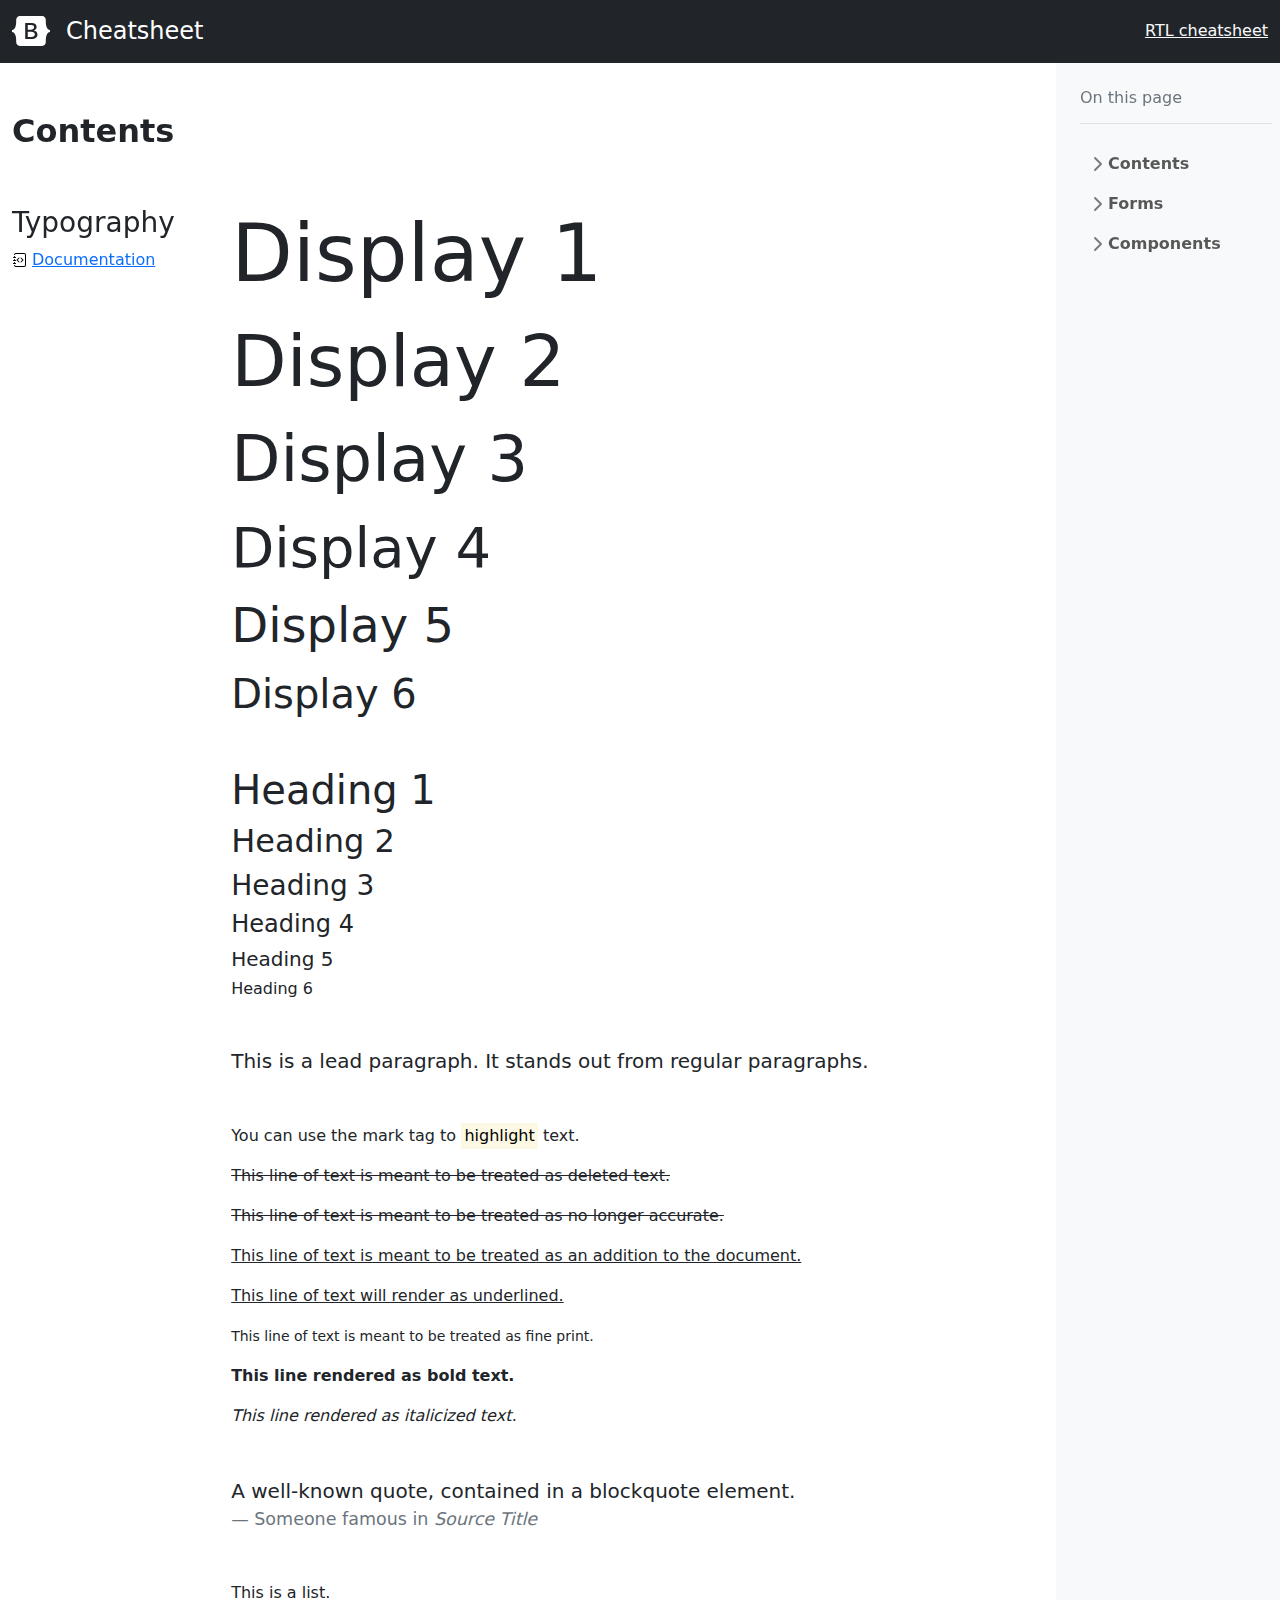
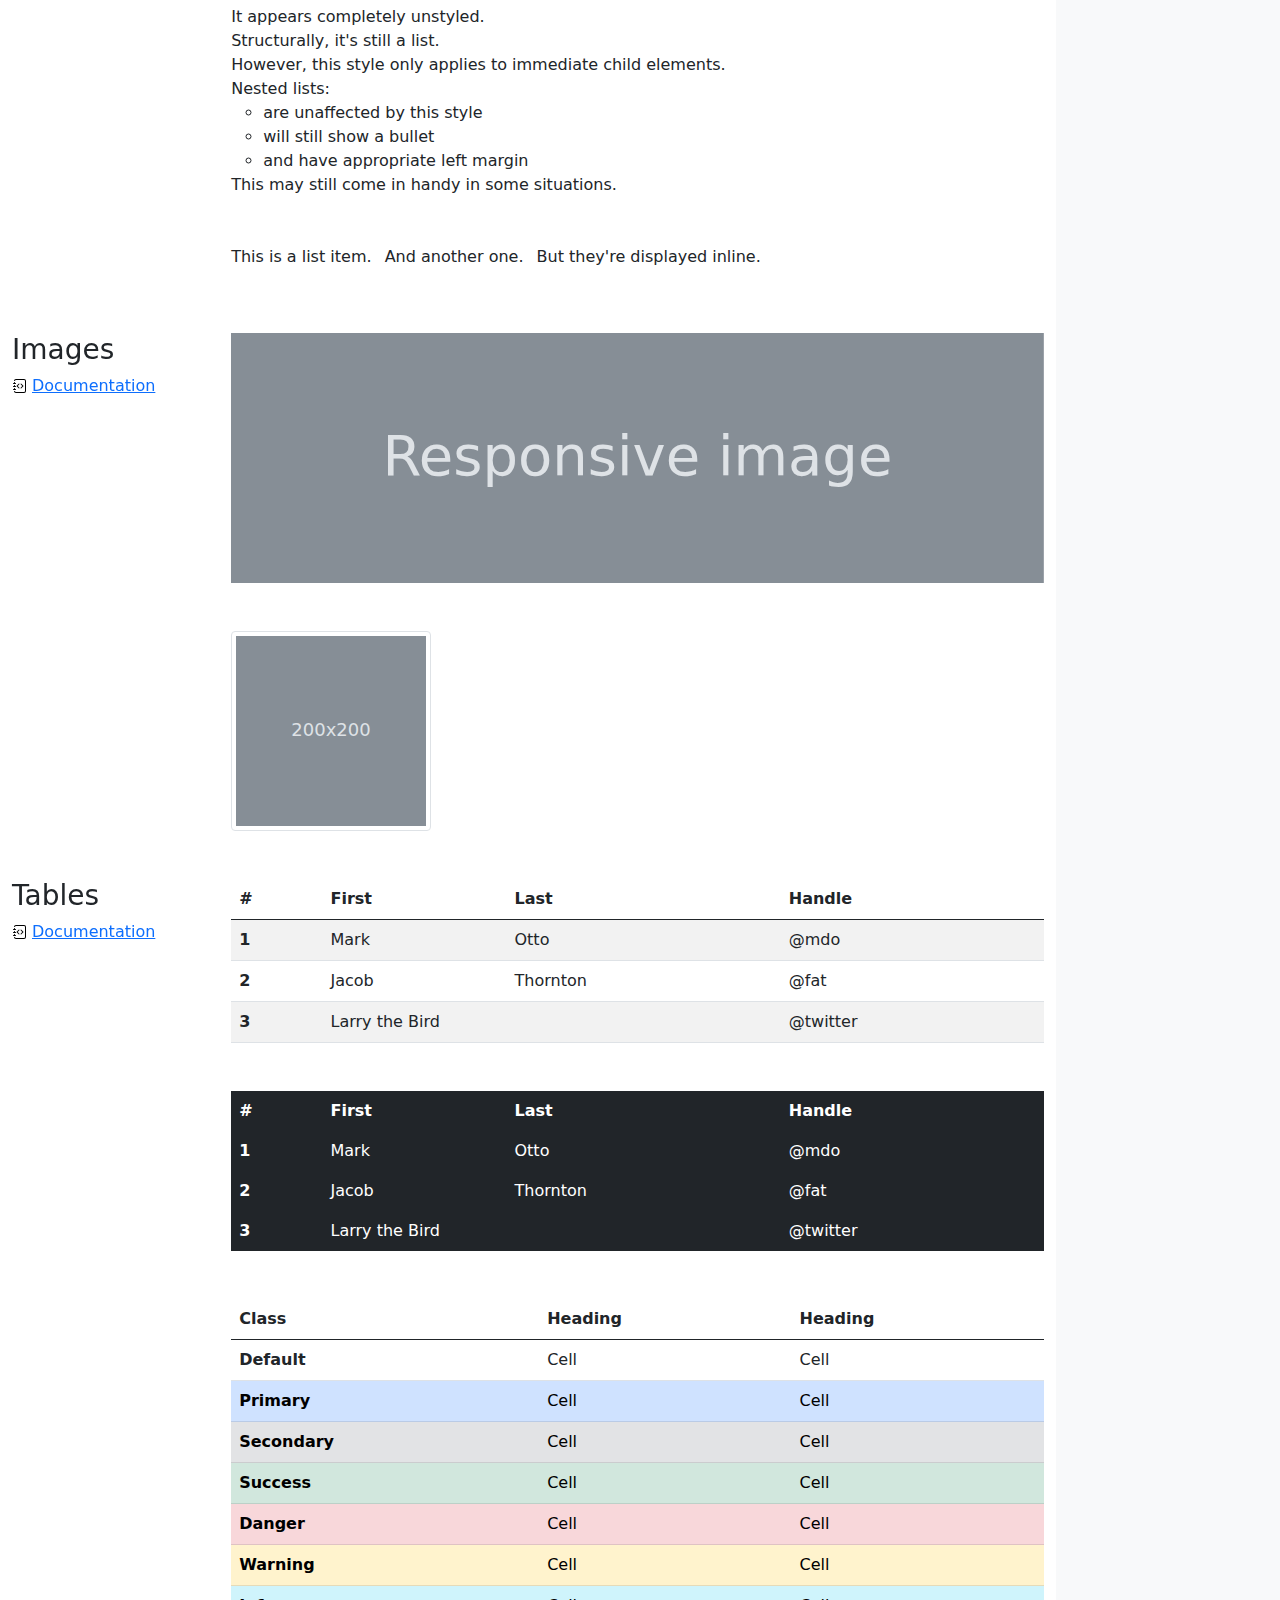
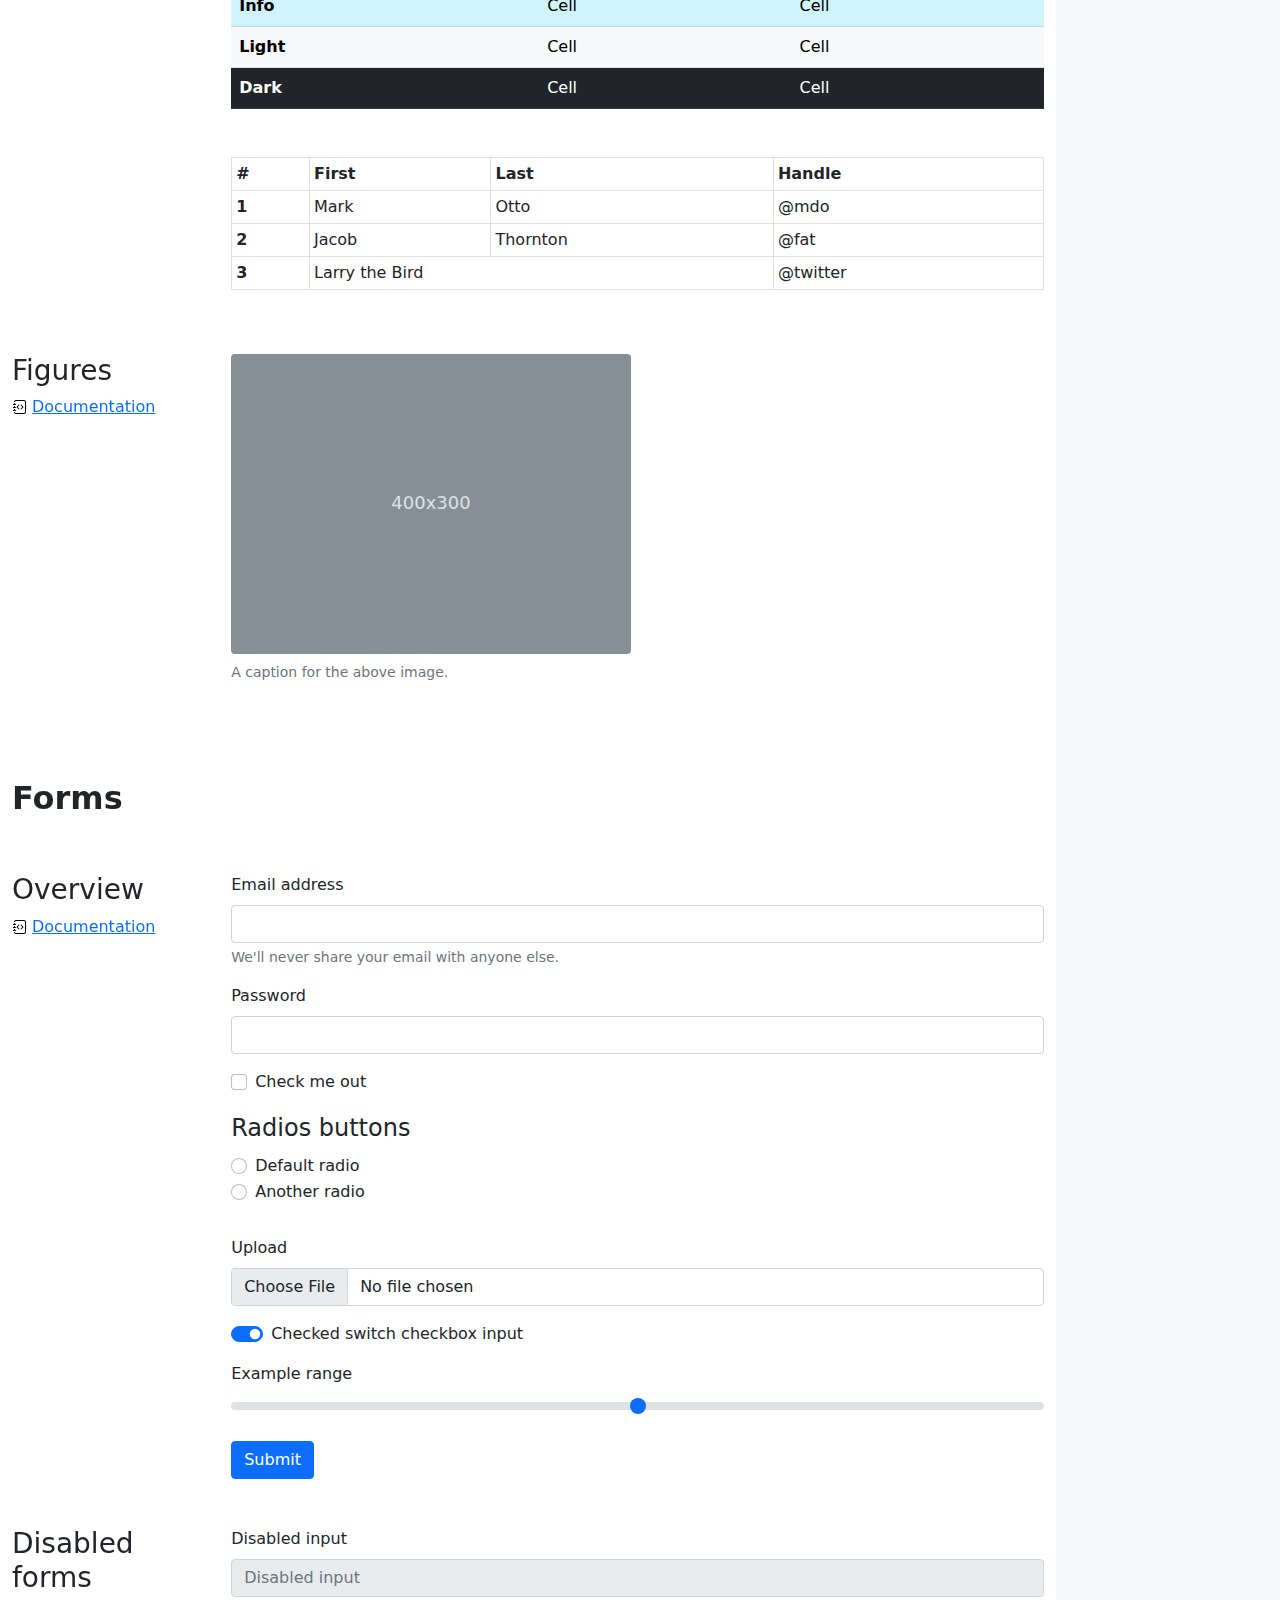
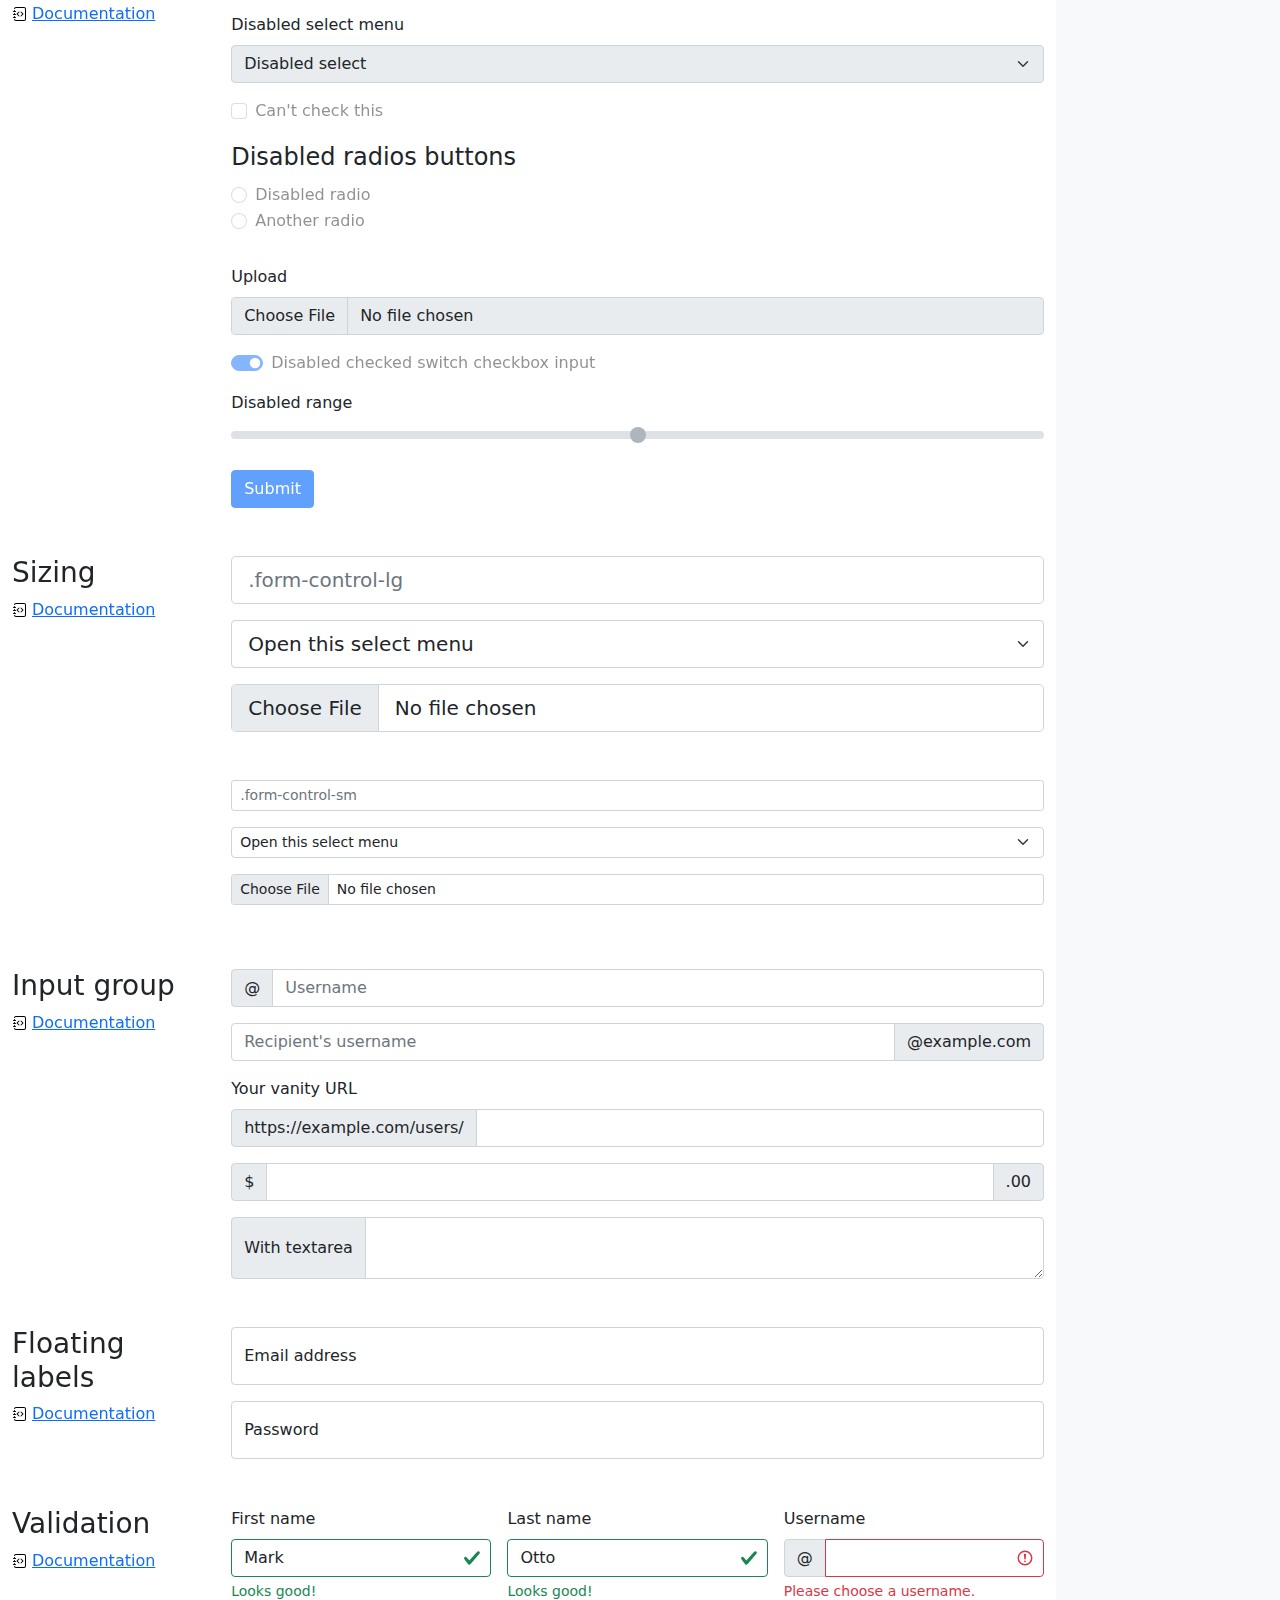
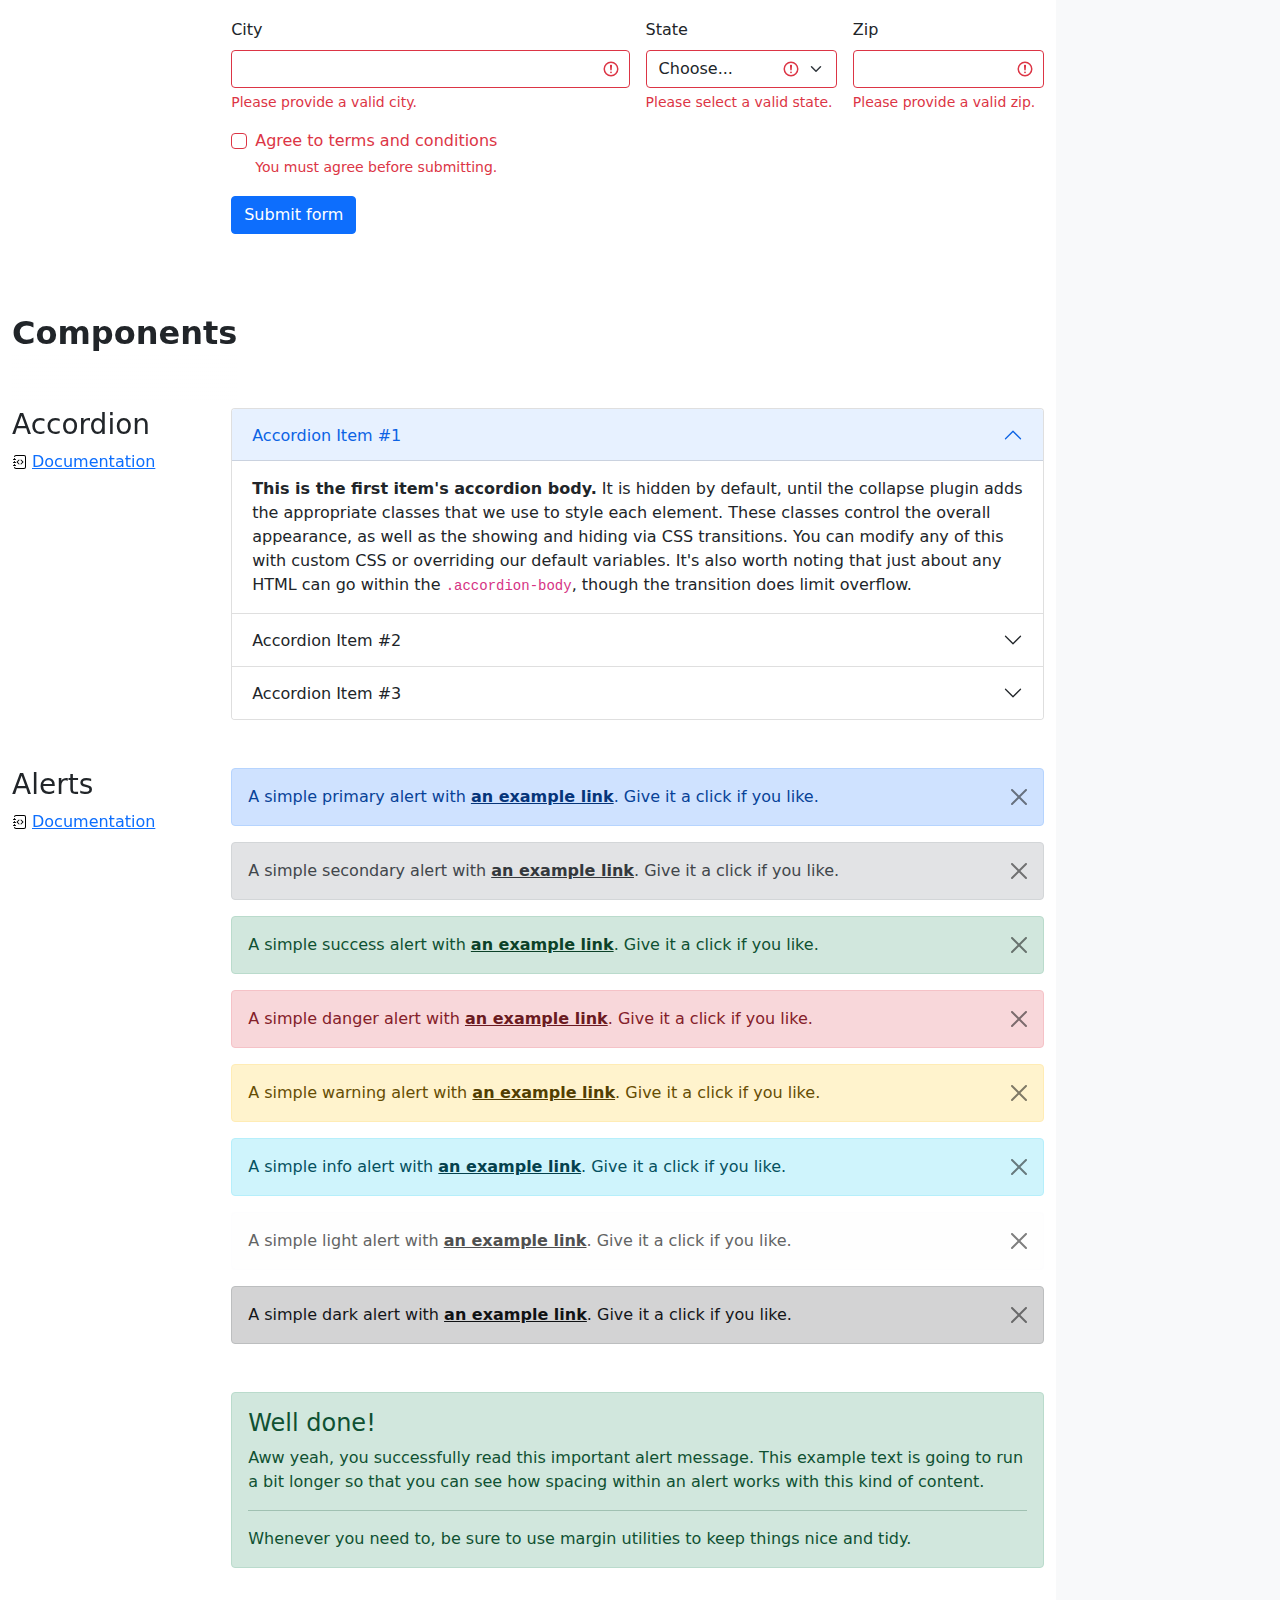
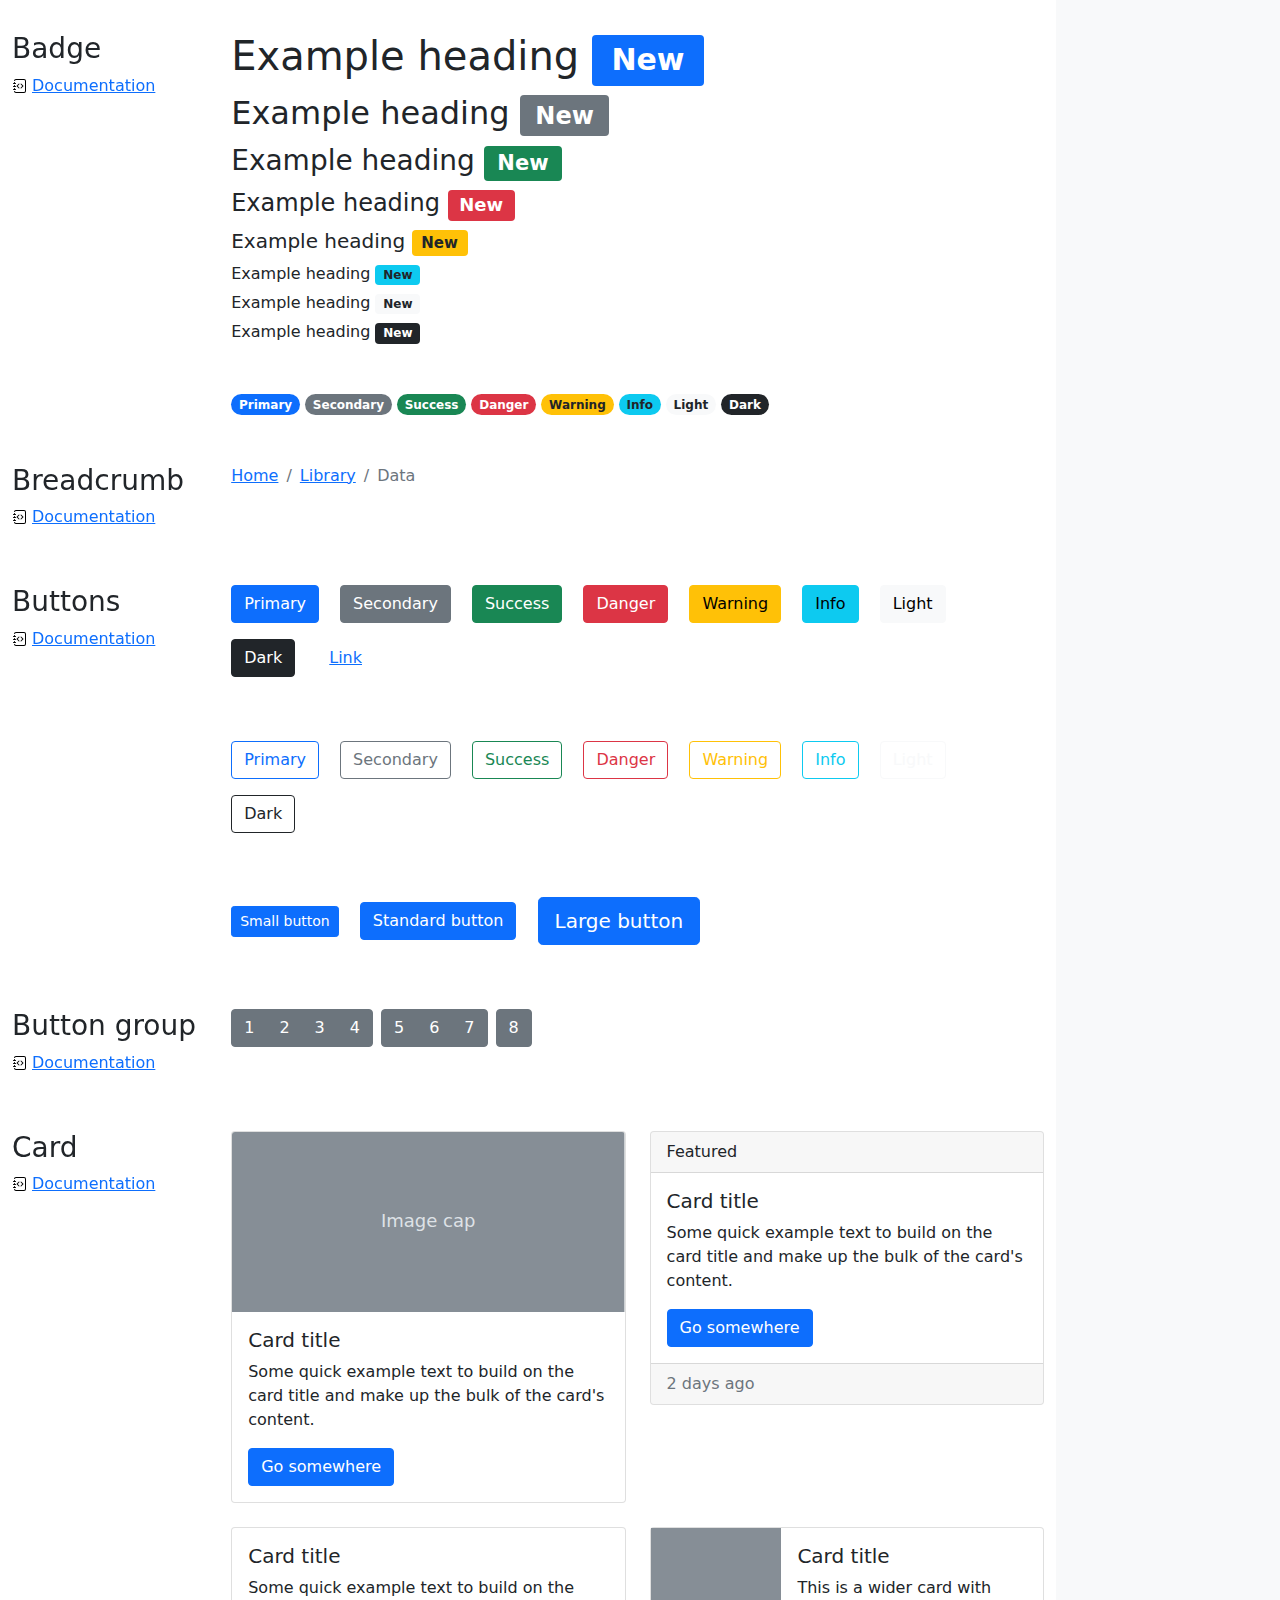
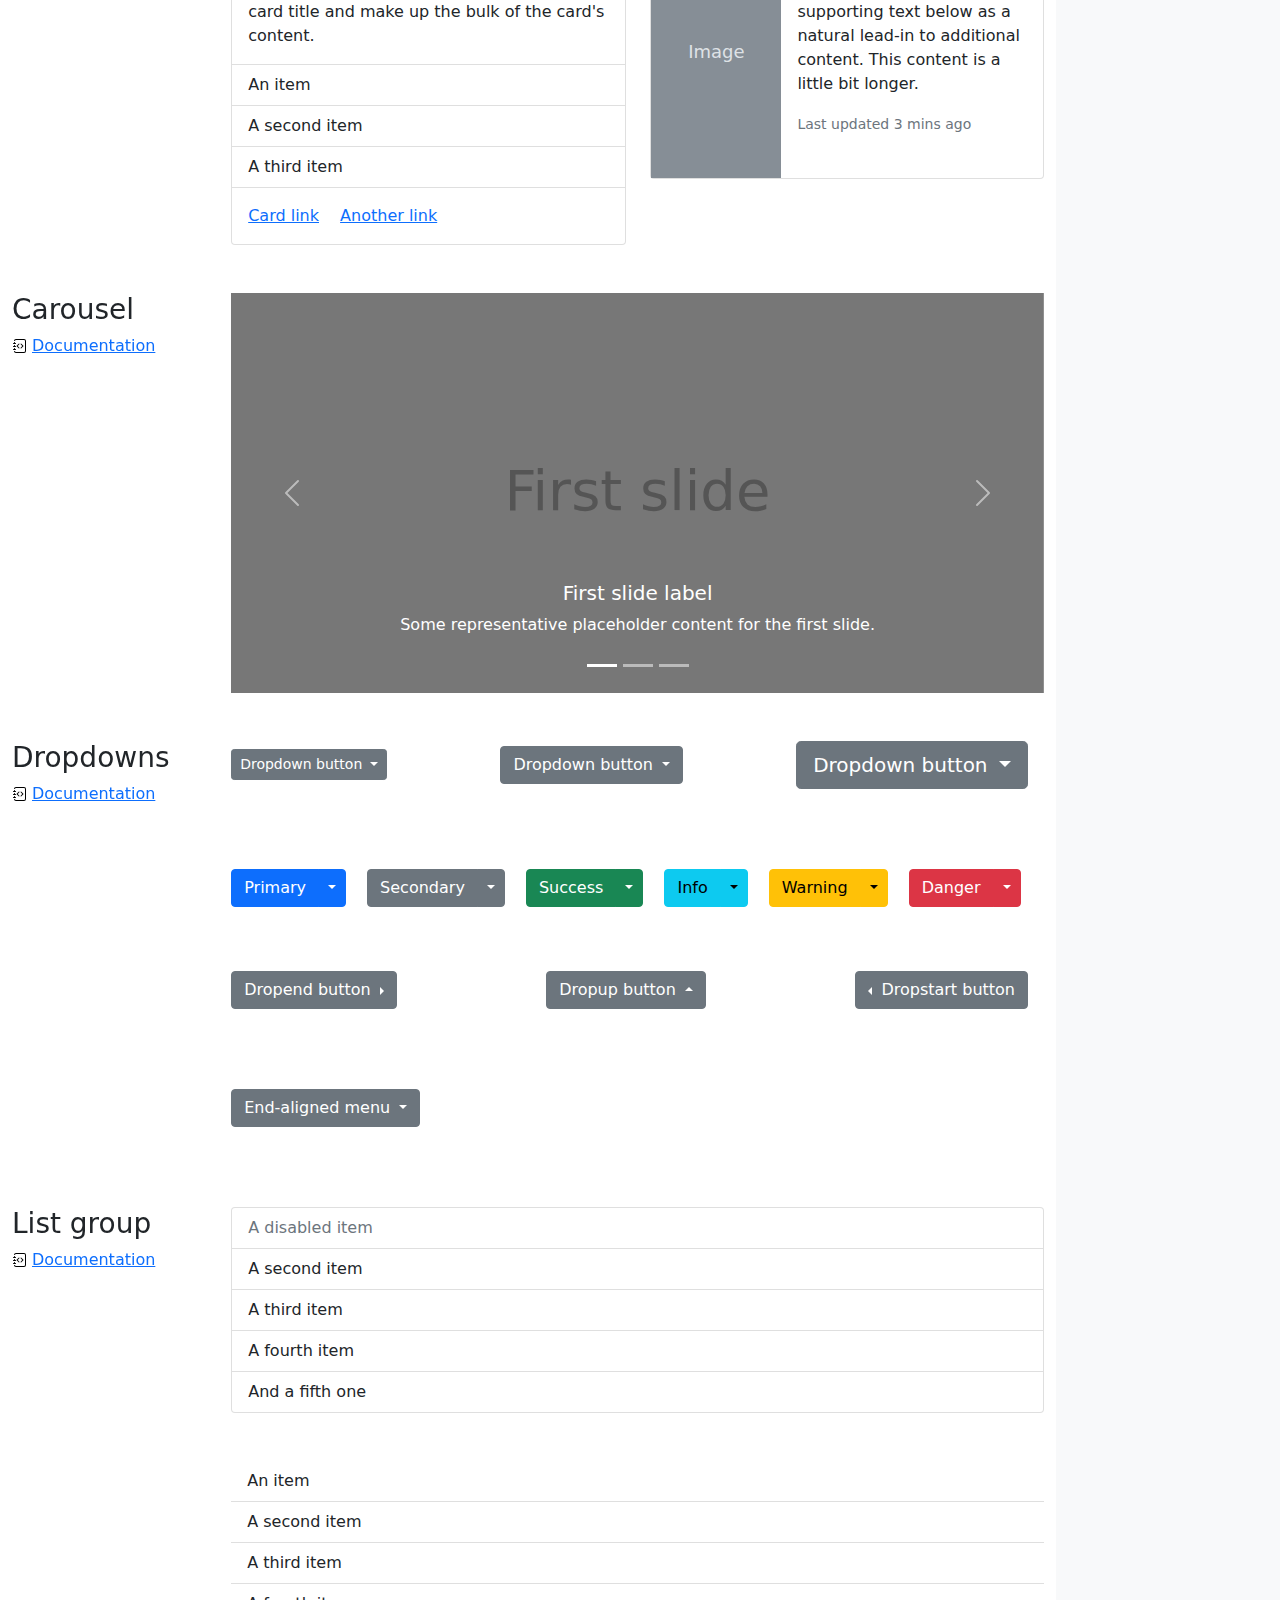
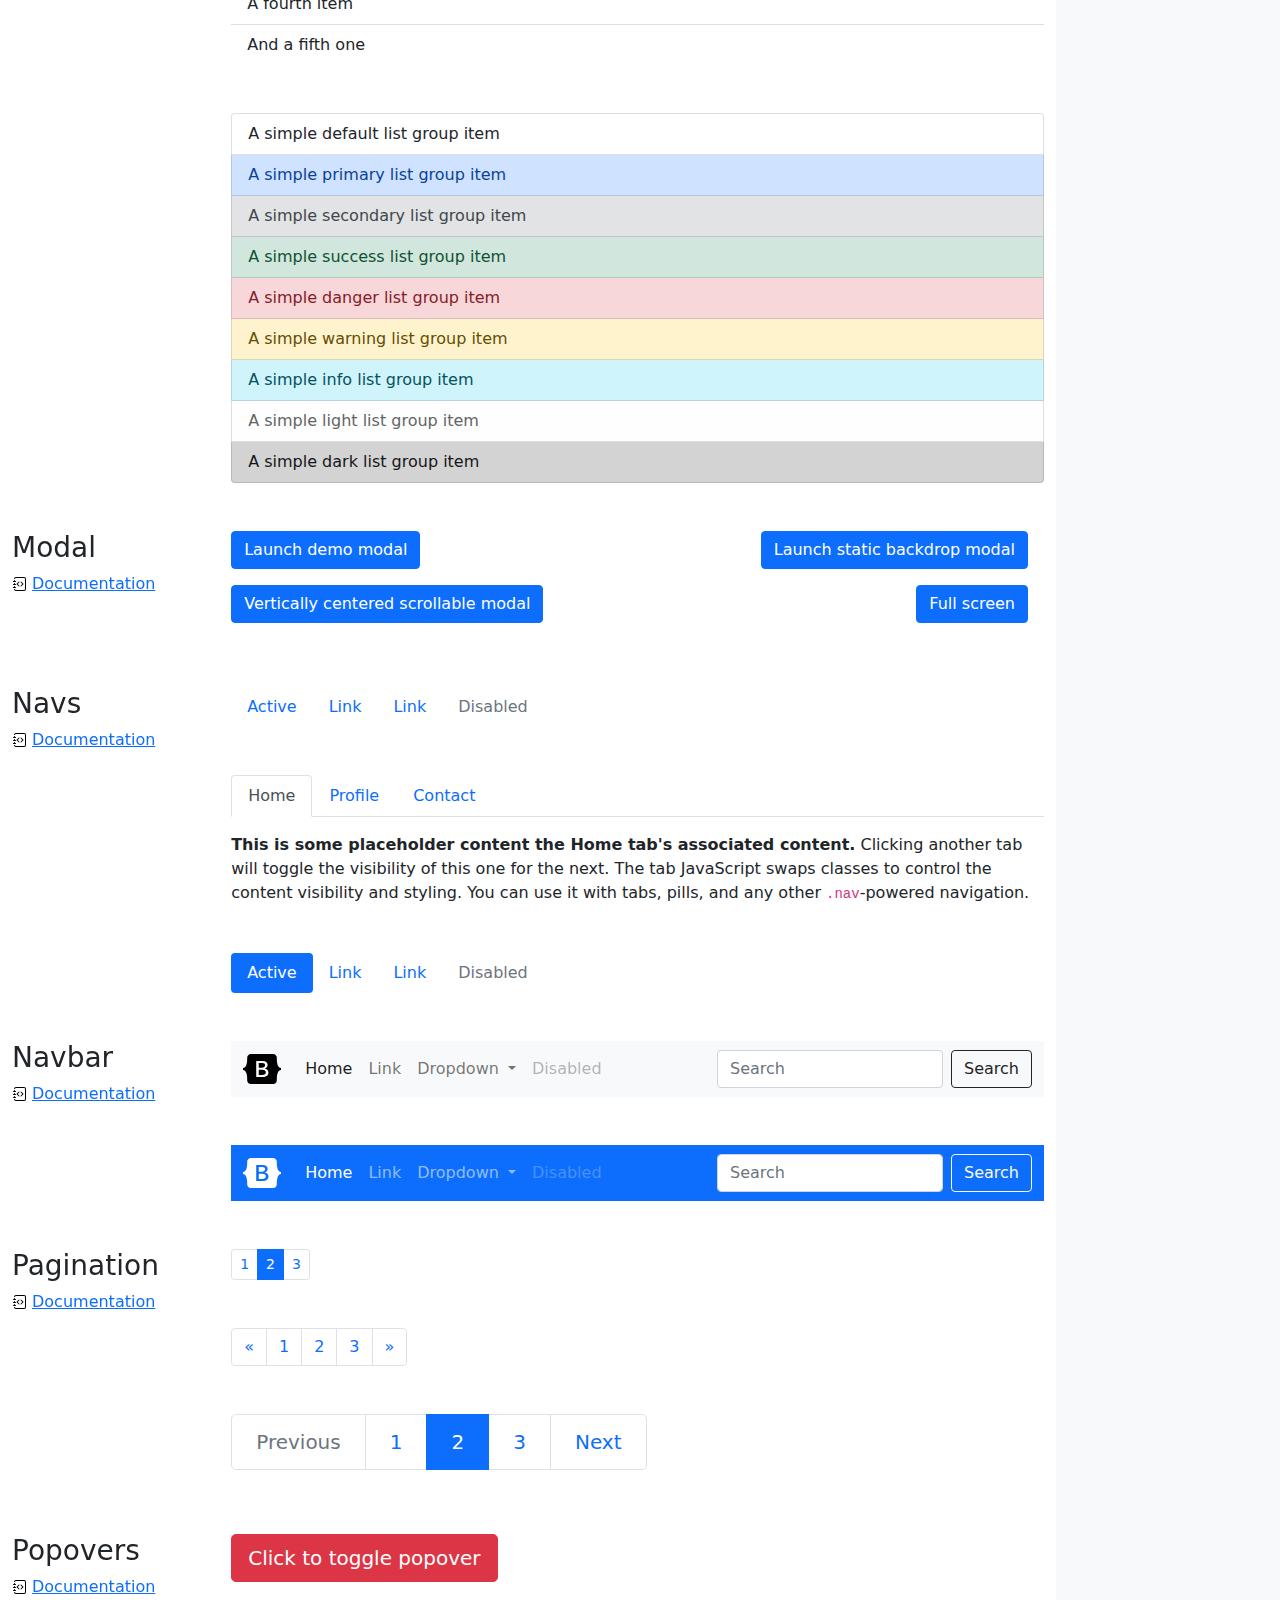
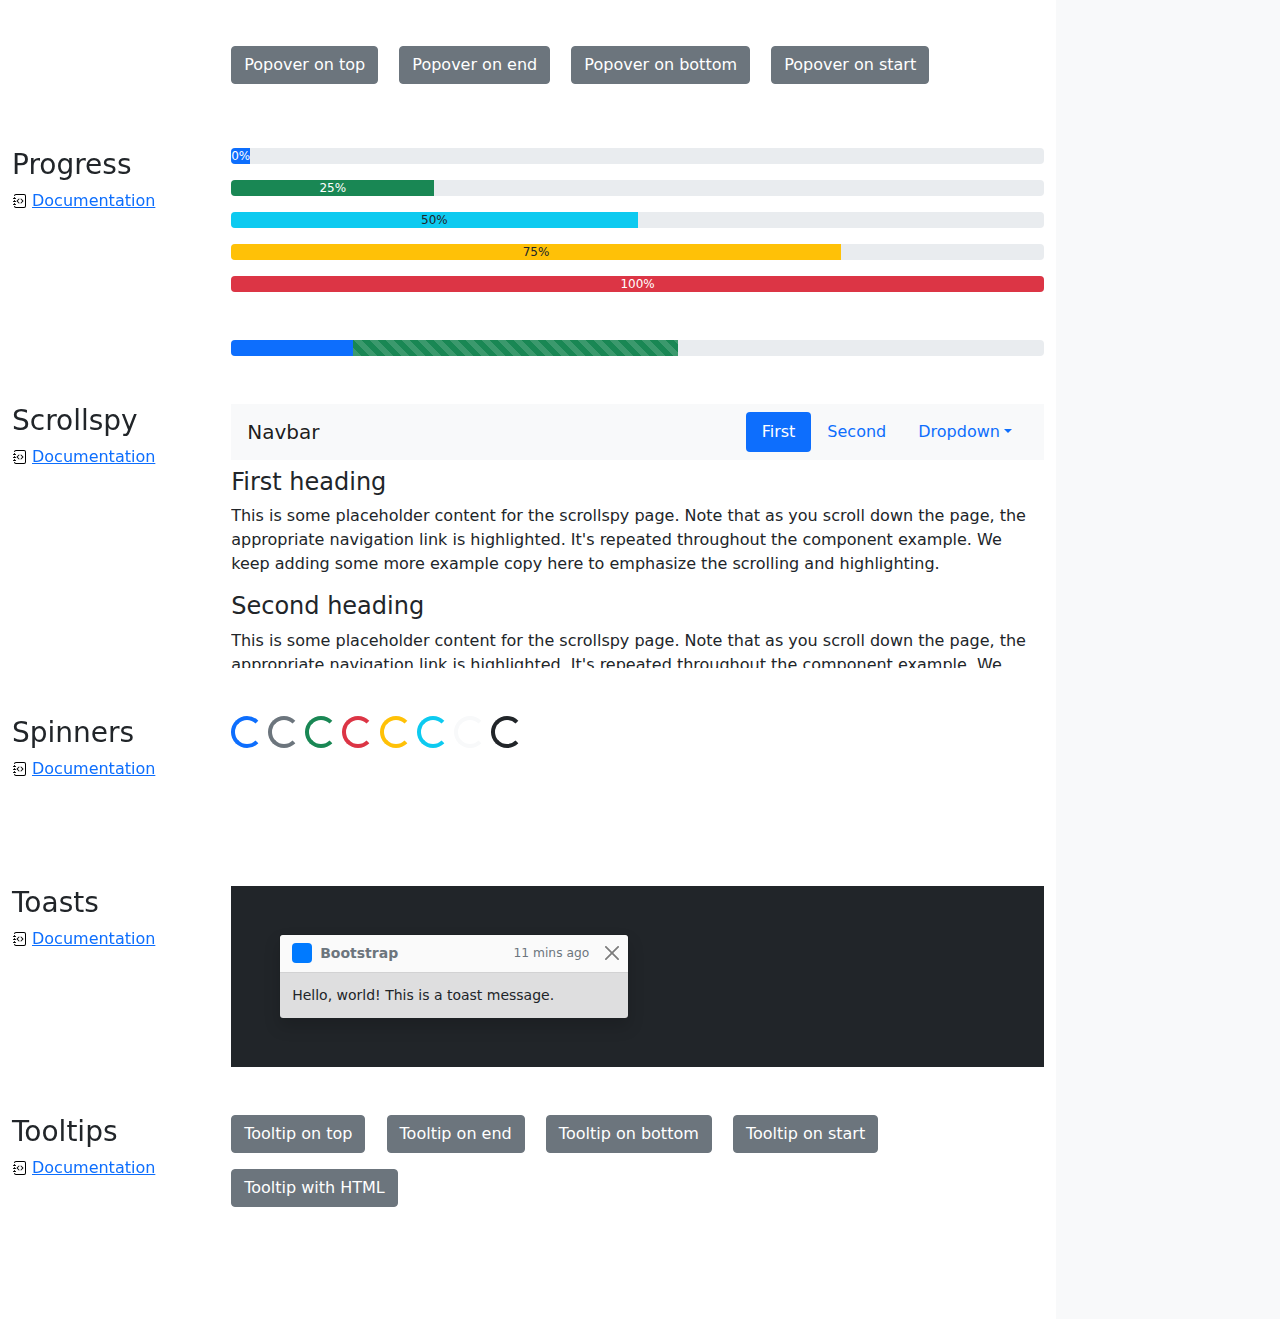
<file: bootstrap-5.0.2-examples/cheatsheet/index.html>
<!doctype html>
<html lang="en">
  <head>
    <meta charset="utf-8">
    <meta name="viewport" content="width=device-width, initial-scale=1">
    <meta name="description" content="">
    <meta name="author" content="Mark Otto, Jacob Thornton, and Bootstrap contributors">
    <meta name="generator" content="Hugo 0.84.0">
    <title>Cheatsheet · Bootstrap v5.0</title>

    <link rel="canonical" href="https://getbootstrap.com/docs/5.0/examples/cheatsheet/">

    

    <!-- Bootstrap core CSS -->
<link href="../assets/dist/css/bootstrap.min.css" rel="stylesheet">

    <style>
      .bd-placeholder-img {
        font-size: 1.125rem;
        text-anchor: middle;
        -webkit-user-select: none;
        -moz-user-select: none;
        user-select: none;
      }

      @media (min-width: 768px) {
        .bd-placeholder-img-lg {
          font-size: 3.5rem;
        }
      }
    </style>

    
    <!-- Custom styles for this template -->
    <link href="cheatsheet.css" rel="stylesheet">
  </head>
  <body class="bg-light">
    
<header class="bd-header bg-dark py-3 d-flex align-items-stretch border-bottom border-dark">
  <div class="container-fluid d-flex align-items-center">
    <h1 class="d-flex align-items-center fs-4 text-white mb-0">
      <img src="../assets/brand/bootstrap-logo-white.svg" width="38" height="30" class="me-3" alt="Bootstrap">
      Cheatsheet
    </h1>
    <a href="../examples/cheatsheet-rtl/" class="ms-auto link-light" hreflang="ar">RTL cheatsheet</a>
  </div>
</header>
<aside class="bd-aside sticky-xl-top text-muted align-self-start mb-3 mb-xl-5 px-2">
  <h2 class="h6 pt-4 pb-3 mb-4 border-bottom">On this page</h2>
  <nav class="small" id="toc">
    <ul class="list-unstyled">
      <li class="my-2">
        <button class="btn d-inline-flex align-items-center collapsed" data-bs-toggle="collapse" aria-expanded="false" data-bs-target="#contents-collapse" aria-controls="contents-collapse">Contents</button>
        <ul class="list-unstyled ps-3 collapse" id="contents-collapse">
          <li><a class="d-inline-flex align-items-center rounded" href="#typography">Typography</a></li>
          <li><a class="d-inline-flex align-items-center rounded" href="#images">Images</a></li>
          <li><a class="d-inline-flex align-items-center rounded" href="#tables">Tables</a></li>
          <li><a class="d-inline-flex align-items-center rounded" href="#figures">Figures</a></li>
        </ul>
      </li>
      <li class="my-2">
        <button class="btn d-inline-flex align-items-center collapsed" data-bs-toggle="collapse" aria-expanded="false" data-bs-target="#forms-collapse" aria-controls="forms-collapse">Forms</button>
        <ul class="list-unstyled ps-3 collapse" id="forms-collapse">
          <li><a class="d-inline-flex align-items-center rounded" href="#overview">Overview</a></li>
          <li><a class="d-inline-flex align-items-center rounded" href="#disabled-forms">Disabled forms</a></li>
          <li><a class="d-inline-flex align-items-center rounded" href="#sizing">Sizing</a></li>
          <li><a class="d-inline-flex align-items-center rounded" href="#input-group">Input group</a></li>
          <li><a class="d-inline-flex align-items-center rounded" href="#floating-labels">Floating labels</a></li>
          <li><a class="d-inline-flex align-items-center rounded" href="#validation">Validation</a></li>
        </ul>
      </li>
      <li class="my-2">
        <button class="btn d-inline-flex align-items-center collapsed" data-bs-toggle="collapse" aria-expanded="false" data-bs-target="#components-collapse" aria-controls="components-collapse">Components</button>
        <ul class="list-unstyled ps-3 collapse" id="components-collapse">
          <li><a class="d-inline-flex align-items-center rounded" href="#accordion">Accordion</a></li>
          <li><a class="d-inline-flex align-items-center rounded" href="#alerts">Alerts</a></li>
          <li><a class="d-inline-flex align-items-center rounded" href="#badge">Badge</a></li>
          <li><a class="d-inline-flex align-items-center rounded" href="#breadcrumb">Breadcrumb</a></li>
          <li><a class="d-inline-flex align-items-center rounded" href="#buttons">Buttons</a></li>
          <li><a class="d-inline-flex align-items-center rounded" href="#button-group">Button group</a></li>
          <li><a class="d-inline-flex align-items-center rounded" href="#card">Card</a></li>
          <li><a class="d-inline-flex align-items-center rounded" href="#carousel">Carousel</a></li>
          <li><a class="d-inline-flex align-items-center rounded" href="#dropdowns">Dropdowns</a></li>
          <li><a class="d-inline-flex align-items-center rounded" href="#list-group">List group</a></li>
          <li><a class="d-inline-flex align-items-center rounded" href="#modal">Modal</a></li>
          <li><a class="d-inline-flex align-items-center rounded" href="#navs">Navs</a></li>
          <li><a class="d-inline-flex align-items-center rounded" href="#navbar">Navbar</a></li>
          <li><a class="d-inline-flex align-items-center rounded" href="#pagination">Pagination</a></li>
          <li><a class="d-inline-flex align-items-center rounded" href="#popovers">Popovers</a></li>
          <li><a class="d-inline-flex align-items-center rounded" href="#progress">Progress</a></li>
          <li><a class="d-inline-flex align-items-center rounded" href="#scrollspy">Scrollspy</a></li>
          <li><a class="d-inline-flex align-items-center rounded" href="#spinners">Spinners</a></li>
          <li><a class="d-inline-flex align-items-center rounded" href="#toasts">Toasts</a></li>
          <li><a class="d-inline-flex align-items-center rounded" href="#tooltips">Tooltips</a></li>
        </ul>
      </li>
    </ul>
  </nav>
</aside>
<div class="bd-cheatsheet container-fluid bg-body">
  <section id="content">
    <h2 class="sticky-xl-top fw-bold pt-3 pt-xl-5 pb-2 pb-xl-3">Contents</h2>

    <article class="my-3" id="typography">
      <div class="bd-heading sticky-xl-top align-self-start mt-5 mb-3 mt-xl-0 mb-xl-2">
        <h3>Typography</h3>
        <a class="d-flex align-items-center" href="../content/typography/">Documentation</a>
      </div>

      <div>
        <div class="bd-example">
        <p class="display-1">Display 1</p>
        <p class="display-2">Display 2</p>
        <p class="display-3">Display 3</p>
        <p class="display-4">Display 4</p>
        <p class="display-5">Display 5</p>
        <p class="display-6">Display 6</p>
        </div>

        <div class="bd-example">
        <p class="h1">Heading 1</p>
        <p class="h2">Heading 2</p>
        <p class="h3">Heading 3</p>
        <p class="h4">Heading 4</p>
        <p class="h5">Heading 5</p>
        <p class="h6">Heading 6</p>
        </div>

        <div class="bd-example">
        <p class="lead">
          This is a lead paragraph. It stands out from regular paragraphs.
        </p>
        </div>

        <div class="bd-example">
        <p>You can use the mark tag to <mark>highlight</mark> text.</p>
        <p><del>This line of text is meant to be treated as deleted text.</del></p>
        <p><s>This line of text is meant to be treated as no longer accurate.</s></p>
        <p><ins>This line of text is meant to be treated as an addition to the document.</ins></p>
        <p><u>This line of text will render as underlined.</u></p>
        <p><small>This line of text is meant to be treated as fine print.</small></p>
        <p><strong>This line rendered as bold text.</strong></p>
        <p><em>This line rendered as italicized text.</em></p>
        </div>

        <div class="bd-example">
        <blockquote class="blockquote">
          <p>A well-known quote, contained in a blockquote element.</p>
          <footer class="blockquote-footer">Someone famous in <cite title="Source Title">Source Title</cite></footer>
        </blockquote>
        </div>

        <div class="bd-example">
        <ul class="list-unstyled">
          <li>This is a list.</li>
          <li>It appears completely unstyled.</li>
          <li>Structurally, it's still a list.</li>
          <li>However, this style only applies to immediate child elements.</li>
          <li>Nested lists:
            <ul>
              <li>are unaffected by this style</li>
              <li>will still show a bullet</li>
              <li>and have appropriate left margin</li>
            </ul>
          </li>
          <li>This may still come in handy in some situations.</li>
        </ul>
        </div>

        <div class="bd-example">
        <ul class="list-inline">
          <li class="list-inline-item">This is a list item.</li>
          <li class="list-inline-item">And another one.</li>
          <li class="list-inline-item">But they're displayed inline.</li>
        </ul>
        </div>
      </div>
    </article>
    <article class="my-3" id="images">
      <div class="bd-heading sticky-xl-top align-self-start mt-5 mb-3 mt-xl-0 mb-xl-2">
        <h3>Images</h3>
        <a class="d-flex align-items-center" href="../content/images/">Documentation</a>
      </div>

      <div>
        <div class="bd-example">
        <svg class="bd-placeholder-img bd-placeholder-img-lg img-fluid" width="100%" height="250" xmlns="http://www.w3.org/2000/svg" role="img" aria-label="Placeholder: Responsive image" preserveAspectRatio="xMidYMid slice" focusable="false"><title>Placeholder</title><rect width="100%" height="100%" fill="#868e96"/><text x="50%" y="50%" fill="#dee2e6" dy=".3em">Responsive image</text></svg>

        </div>

        <div class="bd-example">
        <svg class="bd-placeholder-img img-thumbnail" width="200" height="200" xmlns="http://www.w3.org/2000/svg" role="img" aria-label="A generic square placeholder image with a white border around it, making it resemble a photograph taken with an old instant camera: 200x200" preserveAspectRatio="xMidYMid slice" focusable="false"><title>A generic square placeholder image with a white border around it, making it resemble a photograph taken with an old instant camera</title><rect width="100%" height="100%" fill="#868e96"/><text x="50%" y="50%" fill="#dee2e6" dy=".3em">200x200</text></svg>

        </div>
      </div>
    </article>
    <article class="my-3" id="tables">
      <div class="bd-heading sticky-xl-top align-self-start mt-5 mb-3 mt-xl-0 mb-xl-2">
        <h3>Tables</h3>
        <a class="d-flex align-items-center" href="../content/tables/">Documentation</a>
      </div>

      <div>
        <div class="bd-example">
        <table class="table table-striped">
          <thead>
          <tr>
            <th scope="col">#</th>
            <th scope="col">First</th>
            <th scope="col">Last</th>
            <th scope="col">Handle</th>
          </tr>
          </thead>
          <tbody>
          <tr>
            <th scope="row">1</th>
            <td>Mark</td>
            <td>Otto</td>
            <td>@mdo</td>
          </tr>
          <tr>
            <th scope="row">2</th>
            <td>Jacob</td>
            <td>Thornton</td>
            <td>@fat</td>
          </tr>
          <tr>
            <th scope="row">3</th>
            <td colspan="2">Larry the Bird</td>
            <td>@twitter</td>
          </tr>
          </tbody>
        </table>
        </div>

        <div class="bd-example">
        <table class="table table-dark table-borderless">
          <thead>
          <tr>
            <th scope="col">#</th>
            <th scope="col">First</th>
            <th scope="col">Last</th>
            <th scope="col">Handle</th>
          </tr>
          </thead>
          <tbody>
          <tr>
            <th scope="row">1</th>
            <td>Mark</td>
            <td>Otto</td>
            <td>@mdo</td>
          </tr>
          <tr>
            <th scope="row">2</th>
            <td>Jacob</td>
            <td>Thornton</td>
            <td>@fat</td>
          </tr>
          <tr>
            <th scope="row">3</th>
            <td colspan="2">Larry the Bird</td>
            <td>@twitter</td>
          </tr>
          </tbody>
        </table>
        </div>

        <div class="bd-example">
        <table class="table table-hover">
          <thead>
          <tr>
            <th scope="col">Class</th>
            <th scope="col">Heading</th>
            <th scope="col">Heading</th>
          </tr>
          </thead>
          <tbody>
          <tr>
            <th scope="row">Default</th>
            <td>Cell</td>
            <td>Cell</td>
          </tr>
          
          <tr class="table-primary">
            <th scope="row">Primary</th>
            <td>Cell</td>
            <td>Cell</td>
          </tr>
          <tr class="table-secondary">
            <th scope="row">Secondary</th>
            <td>Cell</td>
            <td>Cell</td>
          </tr>
          <tr class="table-success">
            <th scope="row">Success</th>
            <td>Cell</td>
            <td>Cell</td>
          </tr>
          <tr class="table-danger">
            <th scope="row">Danger</th>
            <td>Cell</td>
            <td>Cell</td>
          </tr>
          <tr class="table-warning">
            <th scope="row">Warning</th>
            <td>Cell</td>
            <td>Cell</td>
          </tr>
          <tr class="table-info">
            <th scope="row">Info</th>
            <td>Cell</td>
            <td>Cell</td>
          </tr>
          <tr class="table-light">
            <th scope="row">Light</th>
            <td>Cell</td>
            <td>Cell</td>
          </tr>
          <tr class="table-dark">
            <th scope="row">Dark</th>
            <td>Cell</td>
            <td>Cell</td>
          </tr>
          </tbody>
        </table>
        </div>

        <div class="bd-example">
        <table class="table table-sm table-bordered">
          <thead>
          <tr>
            <th scope="col">#</th>
            <th scope="col">First</th>
            <th scope="col">Last</th>
            <th scope="col">Handle</th>
          </tr>
          </thead>
          <tbody>
          <tr>
            <th scope="row">1</th>
            <td>Mark</td>
            <td>Otto</td>
            <td>@mdo</td>
          </tr>
          <tr>
            <th scope="row">2</th>
            <td>Jacob</td>
            <td>Thornton</td>
            <td>@fat</td>
          </tr>
          <tr>
            <th scope="row">3</th>
            <td colspan="2">Larry the Bird</td>
            <td>@twitter</td>
          </tr>
          </tbody>
        </table>
        </div>
      </div>
    </article>
    <article class="my-3" id="figures">
      <div class="bd-heading sticky-xl-top align-self-start mt-5 mb-3 mt-xl-0 mb-xl-2">
        <h3>Figures</h3>
        <a class="d-flex align-items-center" href="../content/figures/">Documentation</a>
      </div>

      <div>
        <div class="bd-example">
        <figure class="figure">
          <svg class="bd-placeholder-img figure-img img-fluid rounded" width="400" height="300" xmlns="http://www.w3.org/2000/svg" role="img" aria-label="Placeholder: 400x300" preserveAspectRatio="xMidYMid slice" focusable="false"><title>Placeholder</title><rect width="100%" height="100%" fill="#868e96"/><text x="50%" y="50%" fill="#dee2e6" dy=".3em">400x300</text></svg>

          <figcaption class="figure-caption">A caption for the above image.</figcaption>
        </figure>
        </div>
      </div>
    </article>
  </section>

  <section id="forms">
    <h2 class="sticky-xl-top fw-bold pt-3 pt-xl-5 pb-2 pb-xl-3">Forms</h2>

    <article class="my-3" id="overview">
      <div class="bd-heading sticky-xl-top align-self-start mt-5 mb-3 mt-xl-0 mb-xl-2">
        <h3>Overview</h3>
        <a class="d-flex align-items-center" href="../forms/overview/">Documentation</a>
      </div>

      <div>
        <div class="bd-example">
        <form>
          <div class="mb-3">
            <label for="exampleInputEmail1" class="form-label">Email address</label>
            <input type="email" class="form-control" id="exampleInputEmail1" aria-describedby="emailHelp">
            <div id="emailHelp" class="form-text">We'll never share your email with anyone else.</div>
          </div>
          <div class="mb-3">
            <label for="exampleInputPassword1" class="form-label">Password</label>
            <input type="password" class="form-control" id="exampleInputPassword1">
          </div>
          <div class="mb-3 form-check">
            <input type="checkbox" class="form-check-input" id="exampleCheck1">
            <label class="form-check-label" for="exampleCheck1">Check me out</label>
          </div>
          <fieldset class="mb-3">
            <legend>Radios buttons</legend>
            <div class="form-check">
              <input type="radio" name="radios" class="form-check-input" id="exampleRadio1">
              <label class="form-check-label" for="exampleRadio1">Default radio</label>
            </div>
            <div class="mb-3 form-check">
              <input type="radio" name="radios" class="form-check-input" id="exampleRadio2">
              <label class="form-check-label" for="exampleRadio2">Another radio</label>
            </div>
          </fieldset>
          <div class="mb-3">
            <label class="form-label" for="customFile">Upload</label>
            <input type="file" class="form-control" id="customFile">
          </div>
          <div class="mb-3 form-check form-switch">
            <input class="form-check-input" type="checkbox" id="flexSwitchCheckChecked" checked>
            <label class="form-check-label" for="flexSwitchCheckChecked">Checked switch checkbox input</label>
          </div>
          <div class="mb-3">
            <label for="customRange3" class="form-label">Example range</label>
            <input type="range" class="form-range" min="0" max="5" step="0.5" id="customRange3">
          </div>
          <button type="submit" class="btn btn-primary">Submit</button>
        </form>
        </div>
      </div>
    </article>
    <article class="my-3" id="disabled-forms">
      <div class="bd-heading sticky-xl-top align-self-start mt-5 mb-3 mt-xl-0 mb-xl-2">
        <h3>Disabled forms</h3>
        <a class="d-flex align-items-center" href="../forms/overview/#disabled-forms">Documentation</a>
      </div>

      <div>
        <div class="bd-example">
        <form>
          <fieldset disabled aria-label="Disabled fieldset example">
            <div class="mb-3">
              <label for="disabledTextInput" class="form-label">Disabled input</label>
              <input type="text" id="disabledTextInput" class="form-control" placeholder="Disabled input">
            </div>
            <div class="mb-3">
              <label for="disabledSelect" class="form-label">Disabled select menu</label>
              <select id="disabledSelect" class="form-select">
                <option>Disabled select</option>
              </select>
            </div>
            <div class="mb-3">
              <div class="form-check">
                <input class="form-check-input" type="checkbox" id="disabledFieldsetCheck" disabled>
                <label class="form-check-label" for="disabledFieldsetCheck">
                  Can't check this
                </label>
              </div>
            </div>
            <fieldset class="mb-3">
              <legend>Disabled radios buttons</legend>
              <div class="form-check">
                <input type="radio" name="radios" class="form-check-input" id="disabledRadio1" disabled>
                <label class="form-check-label" for="disabledRadio1">Disabled radio</label>
              </div>
              <div class="mb-3 form-check">
                <input type="radio" name="radios" class="form-check-input" id="disabledRadio2" disabled>
                <label class="form-check-label" for="disabledRadio2">Another radio</label>
              </div>
            </fieldset>
            <div class="mb-3">
              <label class="form-label" for="disabledCustomFile">Upload</label>
              <input type="file" class="form-control" id="disabledCustomFile" disabled>
            </div>
            <div class="mb-3 form-check form-switch">
              <input class="form-check-input" type="checkbox" id="disabledSwitchCheckChecked" checked disabled>
              <label class="form-check-label" for="disabledSwitchCheckChecked">Disabled checked switch checkbox input</label>
            </div>
            <div class="mb-3">
              <label for="disabledRange" class="form-label">Disabled range</label>
              <input type="range" class="form-range" min="0" max="5" step="0.5" id="disabledRange">
            </div>
            <button type="submit" class="btn btn-primary">Submit</button>
          </fieldset>
        </form>
        </div>
      </div>
    </article>
    <article class="my-3" id="sizing">
      <div class="bd-heading sticky-xl-top align-self-start mt-5 mb-3 mt-xl-0 mb-xl-2">
        <h3>Sizing</h3>
        <a class="d-flex align-items-center" href="../forms/form-control/#sizing">Documentation</a>
      </div>

      <div>
        <div class="bd-example">
        <div class="mb-3">
          <input class="form-control form-control-lg" type="text" placeholder=".form-control-lg" aria-label=".form-control-lg example">
        </div>
        <div class="mb-3">
          <select class="form-select form-select-lg mb-3" aria-label=".form-select-lg example">
            <option selected>Open this select menu</option>
            <option value="1">One</option>
            <option value="2">Two</option>
            <option value="3">Three</option>
          </select>
        </div>
        <div class="mb-3">
          <input type="file" class="form-control form-control-lg" aria-label="Large file input example">
        </div>
        </div>

        <div class="bd-example">
        <div class="mb-3">
          <input class="form-control form-control-sm" type="text" placeholder=".form-control-sm" aria-label=".form-control-sm example">
        </div>
        <div class="mb-3">
          <select class="form-select form-select-sm" aria-label=".form-select-sm example">
            <option selected>Open this select menu</option>
            <option value="1">One</option>
            <option value="2">Two</option>
            <option value="3">Three</option>
          </select>
        </div>
        <div class="mb-3">
          <input type="file" class="form-control form-control-sm" aria-label="Small file input example">
        </div>
        </div>
      </div>
    </article>
    <article class="my-3" id="input-group">
      <div class="bd-heading sticky-xl-top align-self-start mt-5 mb-3 mt-xl-0 mb-xl-2">
        <h3>Input group</h3>
        <a class="d-flex align-items-center" href="../forms/input-group/">Documentation</a>
      </div>

      <div>
        <div class="bd-example">
        <div class="input-group mb-3">
          <span class="input-group-text" id="basic-addon1">@</span>
          <input type="text" class="form-control" placeholder="Username" aria-label="Username" aria-describedby="basic-addon1">
        </div>
        <div class="input-group mb-3">
          <input type="text" class="form-control" placeholder="Recipient's username" aria-label="Recipient's username" aria-describedby="basic-addon2">
          <span class="input-group-text" id="basic-addon2">@example.com</span>
        </div>
        <label for="basic-url" class="form-label">Your vanity URL</label>
        <div class="input-group mb-3">
          <span class="input-group-text" id="basic-addon3">https://example.com/users/</span>
          <input type="text" class="form-control" id="basic-url" aria-describedby="basic-addon3">
        </div>
        <div class="input-group mb-3">
          <span class="input-group-text">$</span>
          <input type="text" class="form-control" aria-label="Amount (to the nearest dollar)">
          <span class="input-group-text">.00</span>
        </div>
        <div class="input-group">
          <span class="input-group-text">With textarea</span>
          <textarea class="form-control" aria-label="With textarea"></textarea>
        </div>
        </div>
      </div>
    </article>
    <article class="my-3" id="floating-labels">
      <div class="bd-heading sticky-xl-top align-self-start mt-5 mb-3 mt-xl-0 mb-xl-2">
        <h3>Floating labels</h3>
        <a class="d-flex align-items-center" href="../forms/floating-labels/">Documentation</a>
      </div>

      <div>
        <div class="bd-example">
        <form>
          <div class="form-floating mb-3">
            <input type="email" class="form-control" id="floatingInput" placeholder="name@example.com">
            <label for="floatingInput">Email address</label>
          </div>
          <div class="form-floating">
            <input type="password" class="form-control" id="floatingPassword" placeholder="Password">
            <label for="floatingPassword">Password</label>
          </div>
        </form>
        </div>
      </div>
    </article>
    <article class="my-3" id="validation">
      <div class="bd-heading sticky-xl-top align-self-start mt-5 mb-3 mt-xl-0 mb-xl-2">
        <h3>Validation</h3>
        <a class="d-flex align-items-center" href="../forms/validation/">Documentation</a>
      </div>

      <div>
        <div class="bd-example">
        <form class="row g-3">
          <div class="col-md-4">
            <label for="validationServer01" class="form-label">First name</label>
            <input type="text" class="form-control is-valid" id="validationServer01" value="Mark" required>
            <div class="valid-feedback">
              Looks good!
            </div>
          </div>
          <div class="col-md-4">
            <label for="validationServer02" class="form-label">Last name</label>
            <input type="text" class="form-control is-valid" id="validationServer02" value="Otto" required>
            <div class="valid-feedback">
              Looks good!
            </div>
          </div>
          <div class="col-md-4">
            <label for="validationServerUsername" class="form-label">Username</label>
            <div class="input-group has-validation">
              <span class="input-group-text" id="inputGroupPrepend3">@</span>
              <input type="text" class="form-control is-invalid" id="validationServerUsername" aria-describedby="inputGroupPrepend3" required>
              <div class="invalid-feedback">
                Please choose a username.
              </div>
            </div>
          </div>
          <div class="col-md-6">
            <label for="validationServer03" class="form-label">City</label>
            <input type="text" class="form-control is-invalid" id="validationServer03" required>
            <div class="invalid-feedback">
              Please provide a valid city.
            </div>
          </div>
          <div class="col-md-3">
            <label for="validationServer04" class="form-label">State</label>
            <select class="form-select is-invalid" id="validationServer04" required>
              <option selected disabled value="">Choose...</option>
              <option>...</option>
            </select>
            <div class="invalid-feedback">
              Please select a valid state.
            </div>
          </div>
          <div class="col-md-3">
            <label for="validationServer05" class="form-label">Zip</label>
            <input type="text" class="form-control is-invalid" id="validationServer05" required>
            <div class="invalid-feedback">
              Please provide a valid zip.
            </div>
          </div>
          <div class="col-12">
            <div class="form-check">
              <input class="form-check-input is-invalid" type="checkbox" value="" id="invalidCheck3" required>
              <label class="form-check-label" for="invalidCheck3">
                Agree to terms and conditions
              </label>
              <div class="invalid-feedback">
                You must agree before submitting.
              </div>
            </div>
          </div>
          <div class="col-12">
            <button class="btn btn-primary" type="submit">Submit form</button>
          </div>
        </form>
        </div>
      </div>
    </article>
  </section>

  <section id="components">
    <h2 class="sticky-xl-top fw-bold pt-3 pt-xl-5 pb-2 pb-xl-3">Components</h2>

    <article class="my-3" id="accordion">
      <div class="bd-heading sticky-xl-top align-self-start mt-5 mb-3 mt-xl-0 mb-xl-2">
        <h3>Accordion</h3>
        <a class="d-flex align-items-center" href="../components/accordion/">Documentation</a>
      </div>

      <div>
        <div class="bd-example">
        <div class="accordion" id="accordionExample">
          <div class="accordion-item">
            <h4 class="accordion-header" id="headingOne">
              <button class="accordion-button" type="button" data-bs-toggle="collapse" data-bs-target="#collapseOne" aria-expanded="true" aria-controls="collapseOne">
                Accordion Item #1
              </button>
            </h4>
            <div id="collapseOne" class="accordion-collapse collapse show" aria-labelledby="headingOne" data-bs-parent="#accordionExample">
              <div class="accordion-body">
                <strong>This is the first item's accordion body.</strong> It is hidden by default, until the collapse plugin adds the appropriate classes that we use to style each element. These classes control the overall appearance, as well as the showing and hiding via CSS transitions. You can modify any of this with custom CSS or overriding our default variables. It's also worth noting that just about any HTML can go within the <code>.accordion-body</code>, though the transition does limit overflow.
              </div>
            </div>
          </div>
          <div class="accordion-item">
            <h4 class="accordion-header" id="headingTwo">
              <button class="accordion-button collapsed" type="button" data-bs-toggle="collapse" data-bs-target="#collapseTwo" aria-expanded="false" aria-controls="collapseTwo">
                Accordion Item #2
              </button>
            </h4>
            <div id="collapseTwo" class="accordion-collapse collapse" aria-labelledby="headingTwo" data-bs-parent="#accordionExample">
              <div class="accordion-body">
                <strong>This is the second item's accordion body.</strong> It is hidden by default, until the collapse plugin adds the appropriate classes that we use to style each element. These classes control the overall appearance, as well as the showing and hiding via CSS transitions. You can modify any of this with custom CSS or overriding our default variables. It's also worth noting that just about any HTML can go within the <code>.accordion-body</code>, though the transition does limit overflow.
              </div>
            </div>
          </div>
          <div class="accordion-item">
            <h4 class="accordion-header" id="headingThree">
              <button class="accordion-button collapsed" type="button" data-bs-toggle="collapse" data-bs-target="#collapseThree" aria-expanded="false" aria-controls="collapseThree">
                Accordion Item #3
              </button>
            </h4>
            <div id="collapseThree" class="accordion-collapse collapse" aria-labelledby="headingThree" data-bs-parent="#accordionExample">
              <div class="accordion-body">
                <strong>This is the third item's accordion body.</strong> It is hidden by default, until the collapse plugin adds the appropriate classes that we use to style each element. These classes control the overall appearance, as well as the showing and hiding via CSS transitions. You can modify any of this with custom CSS or overriding our default variables. It's also worth noting that just about any HTML can go within the <code>.accordion-body</code>, though the transition does limit overflow.
              </div>
            </div>
          </div>
        </div>
        </div>
      </div>
    </article>
    <article class="my-3" id="alerts">
      <div class="bd-heading sticky-xl-top align-self-start mt-5 mb-3 mt-xl-0 mb-xl-2">
        <h3>Alerts</h3>
        <a class="d-flex align-items-center" href="../components/alerts/">Documentation</a>
      </div>

      <div>
        <div class="bd-example">
        
        <div class="alert alert-primary alert-dismissible fade show" role="alert">
          A simple primary alert with <a href="#" class="alert-link">an example link</a>. Give it a click if you like.
          <button type="button" class="btn-close" data-bs-dismiss="alert" aria-label="Close"></button>
        </div>
        <div class="alert alert-secondary alert-dismissible fade show" role="alert">
          A simple secondary alert with <a href="#" class="alert-link">an example link</a>. Give it a click if you like.
          <button type="button" class="btn-close" data-bs-dismiss="alert" aria-label="Close"></button>
        </div>
        <div class="alert alert-success alert-dismissible fade show" role="alert">
          A simple success alert with <a href="#" class="alert-link">an example link</a>. Give it a click if you like.
          <button type="button" class="btn-close" data-bs-dismiss="alert" aria-label="Close"></button>
        </div>
        <div class="alert alert-danger alert-dismissible fade show" role="alert">
          A simple danger alert with <a href="#" class="alert-link">an example link</a>. Give it a click if you like.
          <button type="button" class="btn-close" data-bs-dismiss="alert" aria-label="Close"></button>
        </div>
        <div class="alert alert-warning alert-dismissible fade show" role="alert">
          A simple warning alert with <a href="#" class="alert-link">an example link</a>. Give it a click if you like.
          <button type="button" class="btn-close" data-bs-dismiss="alert" aria-label="Close"></button>
        </div>
        <div class="alert alert-info alert-dismissible fade show" role="alert">
          A simple info alert with <a href="#" class="alert-link">an example link</a>. Give it a click if you like.
          <button type="button" class="btn-close" data-bs-dismiss="alert" aria-label="Close"></button>
        </div>
        <div class="alert alert-light alert-dismissible fade show" role="alert">
          A simple light alert with <a href="#" class="alert-link">an example link</a>. Give it a click if you like.
          <button type="button" class="btn-close" data-bs-dismiss="alert" aria-label="Close"></button>
        </div>
        <div class="alert alert-dark alert-dismissible fade show" role="alert">
          A simple dark alert with <a href="#" class="alert-link">an example link</a>. Give it a click if you like.
          <button type="button" class="btn-close" data-bs-dismiss="alert" aria-label="Close"></button>
        </div>
        </div>

        <div class="bd-example">
        <div class="alert alert-success" role="alert">
          <h4 class="alert-heading">Well done!</h4>
          <p>Aww yeah, you successfully read this important alert message. This example text is going to run a bit longer so that you can see how spacing within an alert works with this kind of content.</p>
          <hr>
          <p class="mb-0">Whenever you need to, be sure to use margin utilities to keep things nice and tidy.</p>
        </div>
        </div>
      </div>
    </article>
    <article class="my-3" id="badge">
      <div class="bd-heading sticky-xl-top align-self-start mt-5 mb-3 mt-xl-0 mb-xl-2">
        <h3>Badge</h3>
        <a class="d-flex align-items-center" href="../components/badge/">Documentation</a>
      </div>

      <div>
        <div class="bd-example">
        <p class="h1">Example heading <span class="badge bg-primary">New</span></p>
        <p class="h2">Example heading <span class="badge bg-secondary">New</span></p>
        <p class="h3">Example heading <span class="badge bg-success">New</span></p>
        <p class="h4">Example heading <span class="badge bg-danger">New</span></p>
        <p class="h5">Example heading <span class="badge bg-warning text-dark">New</span></p>
        <p class="h6">Example heading <span class="badge bg-info text-dark">New</span></p>
        <p class="h6">Example heading <span class="badge bg-light text-dark">New</span></p>
        <p class="h6">Example heading <span class="badge bg-dark">New</span></p>
        </div>

        <div class="bd-example">
        
        <span class="badge rounded-pill bg-primary">Primary</span>
        <span class="badge rounded-pill bg-secondary">Secondary</span>
        <span class="badge rounded-pill bg-success">Success</span>
        <span class="badge rounded-pill bg-danger">Danger</span>
        <span class="badge rounded-pill bg-warning text-dark">Warning</span>
        <span class="badge rounded-pill bg-info text-dark">Info</span>
        <span class="badge rounded-pill bg-light text-dark">Light</span>
        <span class="badge rounded-pill bg-dark">Dark</span>
        </div>
      </div>
    </article>
    <article class="my-3" id="breadcrumb">
      <div class="bd-heading sticky-xl-top align-self-start mt-5 mb-3 mt-xl-0 mb-xl-2">
        <h3>Breadcrumb</h3>
        <a class="d-flex align-items-center" href="../components/breadcrumb/">Documentation</a>
      </div>

      <div>
        <div class="bd-example">
        <nav aria-label="breadcrumb">
          <ol class="breadcrumb">
            <li class="breadcrumb-item"><a href="#">Home</a></li>
            <li class="breadcrumb-item"><a href="#">Library</a></li>
            <li class="breadcrumb-item active" aria-current="page">Data</li>
          </ol>
        </nav>
        </div>
      </div>
    </article>
    <article class="my-3" id="buttons">
      <div class="bd-heading sticky-xl-top align-self-start mt-5 mb-3 mt-xl-0 mb-xl-2">
        <h3>Buttons</h3>
        <a class="d-flex align-items-center" href="../components/buttons/">Documentation</a>
      </div>

      <div>
        <div class="bd-example">
        
        <button type="button" class="btn btn-primary">Primary</button>
        <button type="button" class="btn btn-secondary">Secondary</button>
        <button type="button" class="btn btn-success">Success</button>
        <button type="button" class="btn btn-danger">Danger</button>
        <button type="button" class="btn btn-warning">Warning</button>
        <button type="button" class="btn btn-info">Info</button>
        <button type="button" class="btn btn-light">Light</button>
        <button type="button" class="btn btn-dark">Dark</button>

        <button type="button" class="btn btn-link">Link</button>
        </div>

        <div class="bd-example">
        
        <button type="button" class="btn btn-outline-primary">Primary</button>
        <button type="button" class="btn btn-outline-secondary">Secondary</button>
        <button type="button" class="btn btn-outline-success">Success</button>
        <button type="button" class="btn btn-outline-danger">Danger</button>
        <button type="button" class="btn btn-outline-warning">Warning</button>
        <button type="button" class="btn btn-outline-info">Info</button>
        <button type="button" class="btn btn-outline-light">Light</button>
        <button type="button" class="btn btn-outline-dark">Dark</button>
        </div>

        <div class="bd-example">
        <button type="button" class="btn btn-primary btn-sm">Small button</button>
        <button type="button" class="btn btn-primary">Standard button</button>
        <button type="button" class="btn btn-primary btn-lg">Large button</button>
        </div>
      </div>
    </article>
    <article class="my-3" id="button-group">
      <div class="bd-heading sticky-xl-top align-self-start mt-5 mb-3 mt-xl-0 mb-xl-2">
        <h3>Button group</h3>
        <a class="d-flex align-items-center" href="../components/button-group/">Documentation</a>
      </div>

      <div>
        <div class="bd-example">
        <div class="btn-toolbar" role="toolbar" aria-label="Toolbar with button groups">
          <div class="btn-group me-2" role="group" aria-label="First group">
            <button type="button" class="btn btn-secondary">1</button>
            <button type="button" class="btn btn-secondary">2</button>
            <button type="button" class="btn btn-secondary">3</button>
            <button type="button" class="btn btn-secondary">4</button>
          </div>
          <div class="btn-group me-2" role="group" aria-label="Second group">
            <button type="button" class="btn btn-secondary">5</button>
            <button type="button" class="btn btn-secondary">6</button>
            <button type="button" class="btn btn-secondary">7</button>
          </div>
          <div class="btn-group" role="group" aria-label="Third group">
            <button type="button" class="btn btn-secondary">8</button>
          </div>
        </div>
        </div>
      </div>
    </article>
    <article class="my-3" id="card">
      <div class="bd-heading sticky-xl-top align-self-start mt-5 mb-3 mt-xl-0 mb-xl-2">
        <h3>Card</h3>
        <a class="d-flex align-items-center" href="../components/card/">Documentation</a>
      </div>

      <div>
        <div class="bd-example">
        <div class="row  row-cols-1 row-cols-md-2 g-4">
          <div class="col">
            <div class="card">
              <svg class="bd-placeholder-img card-img-top" width="100%" height="180" xmlns="http://www.w3.org/2000/svg" role="img" aria-label="Placeholder: Image cap" preserveAspectRatio="xMidYMid slice" focusable="false"><title>Placeholder</title><rect width="100%" height="100%" fill="#868e96"/><text x="50%" y="50%" fill="#dee2e6" dy=".3em">Image cap</text></svg>

              <div class="card-body">
                <h5 class="card-title">Card title</h5>
                <p class="card-text">Some quick example text to build on the card title and make up the bulk of the card's content.</p>
                <a href="#" class="btn btn-primary">Go somewhere</a>
              </div>
            </div>
          </div>
          <div class="col">
            <div class="card">
              <div class="card-header">
                Featured
              </div>
              <div class="card-body">
                <h5 class="card-title">Card title</h5>
                <p class="card-text">Some quick example text to build on the card title and make up the bulk of the card's content.</p>
                <a href="#" class="btn btn-primary">Go somewhere</a>
              </div>
              <div class="card-footer text-muted">
                2 days ago
              </div>
            </div>
          </div>
          <div class="col">
            <div class="card">
              <div class="card-body">
                <h5 class="card-title">Card title</h5>
                <p class="card-text">Some quick example text to build on the card title and make up the bulk of the card's content.</p>
              </div>
              <ul class="list-group list-group-flush">
                <li class="list-group-item">An item</li>
                <li class="list-group-item">A second item</li>
                <li class="list-group-item">A third item</li>
              </ul>
              <div class="card-body">
                <a href="#" class="card-link">Card link</a>
                <a href="#" class="card-link">Another link</a>
              </div>
            </div>
          </div>
          <div class="col">
            <div class="card">
              <div class="row g-0">
                <div class="col-md-4">
                  <svg class="bd-placeholder-img" width="100%" height="250" xmlns="http://www.w3.org/2000/svg" role="img" aria-label="Placeholder: Image" preserveAspectRatio="xMidYMid slice" focusable="false"><title>Placeholder</title><rect width="100%" height="100%" fill="#868e96"/><text x="50%" y="50%" fill="#dee2e6" dy=".3em">Image</text></svg>

                </div>
                <div class="col-md-8">
                  <div class="card-body">
                    <h5 class="card-title">Card title</h5>
                    <p class="card-text">This is a wider card with supporting text below as a natural lead-in to additional content. This content is a little bit longer.</p>
                    <p class="card-text"><small class="text-muted">Last updated 3 mins ago</small></p>
                  </div>
                </div>
              </div>
            </div>
          </div>
        </div>
        </div>
      </div>
    </article>
    <article class="my-3" id="carousel">
      <div class="bd-heading sticky-xl-top align-self-start mt-5 mb-3 mt-xl-0 mb-xl-2">
        <h3>Carousel</h3>
        <a class="d-flex align-items-center" href="../components/carousel/">Documentation</a>
      </div>

      <div>
        <div class="bd-example">
        <div id="carouselExampleCaptions" class="carousel slide" data-bs-ride="carousel">
          <div class="carousel-indicators">
            <button type="button" data-bs-target="#carouselExampleCaptions" data-bs-slide-to="0" class="active" aria-current="true" aria-label="Slide 1"></button>
            <button type="button" data-bs-target="#carouselExampleCaptions" data-bs-slide-to="1" aria-label="Slide 2"></button>
            <button type="button" data-bs-target="#carouselExampleCaptions" data-bs-slide-to="2" aria-label="Slide 3"></button>
          </div>
          <div class="carousel-inner">
            <div class="carousel-item active">
              <svg class="bd-placeholder-img bd-placeholder-img-lg d-block w-100" width="800" height="400" xmlns="http://www.w3.org/2000/svg" role="img" aria-label="Placeholder: First slide" preserveAspectRatio="xMidYMid slice" focusable="false"><title>Placeholder</title><rect width="100%" height="100%" fill="#777"/><text x="50%" y="50%" fill="#555" dy=".3em">First slide</text></svg>

              <div class="carousel-caption d-none d-md-block">
                <h5>First slide label</h5>
                <p>Some representative placeholder content for the first slide.</p>
              </div>
            </div>
            <div class="carousel-item">
              <svg class="bd-placeholder-img bd-placeholder-img-lg d-block w-100" width="800" height="400" xmlns="http://www.w3.org/2000/svg" role="img" aria-label="Placeholder: Second slide" preserveAspectRatio="xMidYMid slice" focusable="false"><title>Placeholder</title><rect width="100%" height="100%" fill="#666"/><text x="50%" y="50%" fill="#444" dy=".3em">Second slide</text></svg>

              <div class="carousel-caption d-none d-md-block">
                <h5>Second slide label</h5>
                <p>Some representative placeholder content for the second slide.</p>
              </div>
            </div>
            <div class="carousel-item">
              <svg class="bd-placeholder-img bd-placeholder-img-lg d-block w-100" width="800" height="400" xmlns="http://www.w3.org/2000/svg" role="img" aria-label="Placeholder: Third slide" preserveAspectRatio="xMidYMid slice" focusable="false"><title>Placeholder</title><rect width="100%" height="100%" fill="#555"/><text x="50%" y="50%" fill="#333" dy=".3em">Third slide</text></svg>

              <div class="carousel-caption d-none d-md-block">
                <h5>Third slide label</h5>
                <p>Some representative placeholder content for the third slide.</p>
              </div>
            </div>
          </div>
          <button class="carousel-control-prev" type="button" data-bs-target="#carouselExampleCaptions"  data-bs-slide="prev">
            <span class="carousel-control-prev-icon" aria-hidden="true"></span>
            <span class="visually-hidden">Previous</span>
          </button>
          <button class="carousel-control-next" type="button" data-bs-target="#carouselExampleCaptions"  data-bs-slide="next">
            <span class="carousel-control-next-icon" aria-hidden="true"></span>
            <span class="visually-hidden">Next</span>
          </button>
        </div>
        </div>
      </div>
    </article>
    <article class="my-3" id="dropdowns">
      <div class="bd-heading sticky-xl-top align-self-start mt-5 mb-3 mt-xl-0 mb-xl-2">
        <h3>Dropdowns</h3>
        <a class="d-flex align-items-center" href="../components/dropdowns/">Documentation</a>
      </div>

      <div>
        <div class="bd-example">
        <div class="btn-group w-100 align-items-center justify-content-between flex-wrap">
          <div class="dropdown">
            <button class="btn btn-secondary btn-sm dropdown-toggle" type="button" id="dropdownMenuButtonSM" data-bs-toggle="dropdown" aria-expanded="false">
              Dropdown button
            </button>
            <ul class="dropdown-menu" aria-labelledby="dropdownMenuButtonSM">
              <li><h6 class="dropdown-header">Dropdown header</h6></li>
              <li><a class="dropdown-item" href="#">Action</a></li>
              <li><a class="dropdown-item" href="#">Another action</a></li>
              <li><a class="dropdown-item" href="#">Something else here</a></li>
              <li><hr class="dropdown-divider"></li>
              <li><a class="dropdown-item" href="#">Separated link</a></li>
            </ul>
          </div>
          <div class="dropdown">
            <button class="btn btn-secondary dropdown-toggle" type="button" id="dropdownMenuButton" data-bs-toggle="dropdown" aria-expanded="false">
              Dropdown button
            </button>
            <ul class="dropdown-menu" aria-labelledby="dropdownMenuButton">
              <li><h6 class="dropdown-header">Dropdown header</h6></li>
              <li><a class="dropdown-item" href="#">Action</a></li>
              <li><a class="dropdown-item" href="#">Another action</a></li>
              <li><a class="dropdown-item" href="#">Something else here</a></li>
              <li><hr class="dropdown-divider"></li>
              <li><a class="dropdown-item" href="#">Separated link</a></li>
            </ul>
          </div>
          <div class="dropdown">
            <button class="btn btn-secondary btn-lg dropdown-toggle" type="button" id="dropdownMenuButtonLG" data-bs-toggle="dropdown" aria-expanded="false">
              Dropdown button
            </button>
            <ul class="dropdown-menu" aria-labelledby="dropdownMenuButtonLG">
              <li><h6 class="dropdown-header">Dropdown header</h6></li>
              <li><a class="dropdown-item" href="#">Action</a></li>
              <li><a class="dropdown-item" href="#">Another action</a></li>
              <li><a class="dropdown-item" href="#">Something else here</a></li>
              <li><hr class="dropdown-divider"></li>
              <li><a class="dropdown-item" href="#">Separated link</a></li>
            </ul>
          </div>
        </div>
        </div>

        <div class="bd-example">
        <div class="btn-group">
          <button type="button" class="btn btn-primary">Primary</button>
          <button type="button" class="btn btn-primary dropdown-toggle dropdown-toggle-split" data-bs-toggle="dropdown" aria-expanded="false">
            <span class="visually-hidden">Toggle Dropdown</span>
          </button>
          <ul class="dropdown-menu">
            <li><a class="dropdown-item" href="#">Action</a></li>
            <li><a class="dropdown-item" href="#">Another action</a></li>
            <li><a class="dropdown-item" href="#">Something else here</a></li>
          </ul>
        </div><!-- /btn-group -->
        <div class="btn-group">
          <button type="button" class="btn btn-secondary">Secondary</button>
          <button type="button" class="btn btn-secondary dropdown-toggle dropdown-toggle-split" data-bs-toggle="dropdown" aria-expanded="false">
            <span class="visually-hidden">Toggle Dropdown</span>
          </button>
          <ul class="dropdown-menu">
            <li><a class="dropdown-item" href="#">Action</a></li>
            <li><a class="dropdown-item" href="#">Another action</a></li>
            <li><a class="dropdown-item" href="#">Something else here</a></li>
          </ul>
        </div><!-- /btn-group -->
        <div class="btn-group">
          <button type="button" class="btn btn-success">Success</button>
          <button type="button" class="btn btn-success dropdown-toggle dropdown-toggle-split" data-bs-toggle="dropdown" aria-expanded="false">
            <span class="visually-hidden">Toggle Dropdown</span>
          </button>
          <ul class="dropdown-menu">
            <li><a class="dropdown-item" href="#">Action</a></li>
            <li><a class="dropdown-item" href="#">Another action</a></li>
            <li><a class="dropdown-item" href="#">Something else here</a></li>
          </ul>
        </div><!-- /btn-group -->
        <div class="btn-group">
          <button type="button" class="btn btn-info">Info</button>
          <button type="button" class="btn btn-info dropdown-toggle dropdown-toggle-split" data-bs-toggle="dropdown" aria-expanded="false">
            <span class="visually-hidden">Toggle Dropdown</span>
          </button>
          <ul class="dropdown-menu">
            <li><a class="dropdown-item" href="#">Action</a></li>
            <li><a class="dropdown-item" href="#">Another action</a></li>
            <li><a class="dropdown-item" href="#">Something else here</a></li>
          </ul>
        </div><!-- /btn-group -->
        <div class="btn-group">
          <button type="button" class="btn btn-warning">Warning</button>
          <button type="button" class="btn btn-warning dropdown-toggle dropdown-toggle-split" data-bs-toggle="dropdown" aria-expanded="false">
            <span class="visually-hidden">Toggle Dropdown</span>
          </button>
          <ul class="dropdown-menu">
            <li><a class="dropdown-item" href="#">Action</a></li>
            <li><a class="dropdown-item" href="#">Another action</a></li>
            <li><a class="dropdown-item" href="#">Something else here</a></li>
          </ul>
        </div><!-- /btn-group -->
        <div class="btn-group">
          <button type="button" class="btn btn-danger">Danger</button>
          <button type="button" class="btn btn-danger dropdown-toggle dropdown-toggle-split" data-bs-toggle="dropdown" aria-expanded="false">
            <span class="visually-hidden">Toggle Dropdown</span>
          </button>
          <ul class="dropdown-menu">
            <li><a class="dropdown-item" href="#">Action</a></li>
            <li><a class="dropdown-item" href="#">Another action</a></li>
            <li><a class="dropdown-item" href="#">Something else here</a></li>
          </ul>
        </div><!-- /btn-group -->
        </div>

        <div class="bd-example">
        <div class="btn-group w-100 align-items-center justify-content-between flex-wrap">
          <div class="dropend">
            <button class="btn btn-secondary dropdown-toggle" type="button" id="dropendMenuButton" data-bs-toggle="dropdown" aria-expanded="false">
              Dropend button
            </button>
            <ul class="dropdown-menu" aria-labelledby="dropendMenuButton">
              <li><h6 class="dropdown-header">Dropdown header</h6></li>
              <li><a class="dropdown-item" href="#">Action</a></li>
              <li><a class="dropdown-item" href="#">Another action</a></li>
              <li><a class="dropdown-item" href="#">Something else here</a></li>
              <li><hr class="dropdown-divider"></li>
              <li><a class="dropdown-item" href="#">Separated link</a></li>
            </ul>
          </div>
          <div class="dropup">
            <button class="btn btn-secondary dropdown-toggle" type="button" id="dropupMenuButton" data-bs-toggle="dropdown" aria-expanded="false">
              Dropup button
            </button>
            <ul class="dropdown-menu" aria-labelledby="dropupMenuButton">
              <li><h6 class="dropdown-header">Dropdown header</h6></li>
              <li><a class="dropdown-item" href="#">Action</a></li>
              <li><a class="dropdown-item" href="#">Another action</a></li>
              <li><a class="dropdown-item" href="#">Something else here</a></li>
              <li><hr class="dropdown-divider"></li>
              <li><a class="dropdown-item" href="#">Separated link</a></li>
            </ul>
          </div>
          <div class="dropstart">
            <button class="btn btn-secondary dropdown-toggle" type="button" id="dropstartMenuButton" data-bs-toggle="dropdown" aria-expanded="false">
              Dropstart button
            </button>
            <ul class="dropdown-menu" aria-labelledby="dropstartMenuButton">
              <li><h6 class="dropdown-header">Dropdown header</h6></li>
              <li><a class="dropdown-item" href="#">Action</a></li>
              <li><a class="dropdown-item" href="#">Another action</a></li>
              <li><a class="dropdown-item" href="#">Something else here</a></li>
              <li><hr class="dropdown-divider"></li>
              <li><a class="dropdown-item" href="#">Separated link</a></li>
            </ul>
          </div>
        </div>
        </div>

        <div class="bd-example">
        <div class="btn-group">
          <div class="dropdown">
            <button class="btn btn-secondary dropdown-toggle" type="button" id="dropdownRightMenuButton" data-bs-toggle="dropdown" aria-expanded="false">
              End-aligned menu
            </button>
            <ul class="dropdown-menu dropdown-menu-end" aria-labelledby="dropdownRightMenuButton">
              <li><h6 class="dropdown-header">Dropdown header</h6></li>
              <li><a class="dropdown-item" href="#">Action</a></li>
              <li><a class="dropdown-item" href="#">Another action</a></li>
              <li><hr class="dropdown-divider"></li>
              <li><a class="dropdown-item" href="#">Separated link</a></li>
            </ul>
          </div>
        </div>
        </div>
      </div>
    </article>
    <article class="my-3" id="list-group">
      <div class="bd-heading sticky-xl-top align-self-start mt-5 mb-3 mt-xl-0 mb-xl-2">
        <h3>List group</h3>
        <a class="d-flex align-items-center" href="../components/list-group/">Documentation</a>
      </div>

      <div>
        <div class="bd-example">
        <ul class="list-group">
          <li class="list-group-item disabled" aria-disabled="true">A disabled item</li>
          <li class="list-group-item">A second item</li>
          <li class="list-group-item">A third item</li>
          <li class="list-group-item">A fourth item</li>
          <li class="list-group-item">And a fifth one</li>
        </ul>
        </div>

        <div class="bd-example">
        <ul class="list-group list-group-flush">
          <li class="list-group-item">An item</li>
          <li class="list-group-item">A second item</li>
          <li class="list-group-item">A third item</li>
          <li class="list-group-item">A fourth item</li>
          <li class="list-group-item">And a fifth one</li>
        </ul>
        </div>

        <div class="bd-example">
        <div class="list-group">
          <a href="#" class="list-group-item list-group-item-action">A simple default list group item</a>
          
          <a href="#" class="list-group-item list-group-item-action list-group-item-primary">A simple primary list group item</a>
          <a href="#" class="list-group-item list-group-item-action list-group-item-secondary">A simple secondary list group item</a>
          <a href="#" class="list-group-item list-group-item-action list-group-item-success">A simple success list group item</a>
          <a href="#" class="list-group-item list-group-item-action list-group-item-danger">A simple danger list group item</a>
          <a href="#" class="list-group-item list-group-item-action list-group-item-warning">A simple warning list group item</a>
          <a href="#" class="list-group-item list-group-item-action list-group-item-info">A simple info list group item</a>
          <a href="#" class="list-group-item list-group-item-action list-group-item-light">A simple light list group item</a>
          <a href="#" class="list-group-item list-group-item-action list-group-item-dark">A simple dark list group item</a>
        </div>
        </div>
      </div>
    </article>
    <article class="my-3" id="modal">
      <div class="bd-heading sticky-xl-top align-self-start mt-5 mb-3 mt-xl-0 mb-xl-2">
        <h3>Modal</h3>
        <a class="d-flex align-items-center" href="../components/modal/">Documentation</a>
      </div>

      <div>
        <div class="bd-example">
        <div class="d-flex justify-content-between flex-wrap">
          <button type="button" class="btn btn-primary" data-bs-toggle="modal" data-bs-target="#exampleModalDefault">
            Launch demo modal
          </button>
          <button type="button" class="btn btn-primary" data-bs-toggle="modal" data-bs-target="#staticBackdropLive">
            Launch static backdrop modal
          </button>
          <button type="button" class="btn btn-primary" data-bs-toggle="modal" data-bs-target="#exampleModalCenteredScrollable">
            Vertically centered scrollable modal
          </button>
          <button type="button" class="btn btn-primary" data-bs-toggle="modal" data-bs-target="#exampleModalFullscreen">
            Full screen
          </button>
        </div>
        </div>
      </div>
    </article>
    <article class="my-3" id="navs">
      <div class="bd-heading sticky-xl-top align-self-start mt-5 mb-3 mt-xl-0 mb-xl-2">
        <h3>Navs</h3>
        <a class="d-flex align-items-center" href="../components/navs-tabs/">Documentation</a>
      </div>

      <div>
        <div class="bd-example">
        <nav class="nav">
          <a class="nav-link active" aria-current="page" href="#">Active</a>
          <a class="nav-link" href="#">Link</a>
          <a class="nav-link" href="#">Link</a>
          <a class="nav-link disabled" href="#" tabindex="-1" aria-disabled="true">Disabled</a>
        </nav>
        </div>

        <div class="bd-example">
        <nav>
          <div class="nav nav-tabs mb-3" id="nav-tab" role="tablist">
            <button class="nav-link active" id="nav-home-tab" data-bs-toggle="tab" data-bs-target="#nav-home" type="button" role="tab" aria-controls="nav-home" aria-selected="true">Home</button>
            <button class="nav-link" id="nav-profile-tab" data-bs-toggle="tab" data-bs-target="#nav-profile" type="button" role="tab" aria-controls="nav-profile" aria-selected="false">Profile</button>
            <button class="nav-link" id="nav-contact-tab" data-bs-toggle="tab" data-bs-target="#nav-contact" type="button" role="tab" aria-controls="nav-contact" aria-selected="false">Contact</button>
          </div>
        </nav>
        <div class="tab-content" id="nav-tabContent">
          <div class="tab-pane fade show active" id="nav-home" role="tabpanel" aria-labelledby="nav-home-tab">
            <p><strong>This is some placeholder content the Home tab's associated content.</strong> Clicking another tab will toggle the visibility of this one for the next. The tab JavaScript swaps classes to control the content visibility and styling. You can use it with tabs, pills, and any other <code>.nav</code>-powered navigation.</p>
          </div>
          <div class="tab-pane fade" id="nav-profile" role="tabpanel" aria-labelledby="nav-profile-tab">
            <p><strong>This is some placeholder content the Profile tab's associated content.</strong> Clicking another tab will toggle the visibility of this one for the next. The tab JavaScript swaps classes to control the content visibility and styling. You can use it with tabs, pills, and any other <code>.nav</code>-powered navigation.</p>
          </div>
          <div class="tab-pane fade" id="nav-contact" role="tabpanel" aria-labelledby="nav-contact-tab">
            <p><strong>This is some placeholder content the Contact tab's associated content.</strong> Clicking another tab will toggle the visibility of this one for the next. The tab JavaScript swaps classes to control the content visibility and styling. You can use it with tabs, pills, and any other <code>.nav</code>-powered navigation.</p>
          </div>
        </div>
        </div>

        <div class="bd-example">
        <ul class="nav nav-pills">
          <li class="nav-item">
            <a class="nav-link active" aria-current="page" href="#">Active</a>
          </li>
          <li class="nav-item">
            <a class="nav-link" href="#">Link</a>
          </li>
          <li class="nav-item">
            <a class="nav-link" href="#">Link</a>
          </li>
          <li class="nav-item">
            <a class="nav-link disabled" href="#" tabindex="-1" aria-disabled="true">Disabled</a>
          </li>
        </ul>
        </div>
      </div>
    </article>
    <article class="my-3" id="navbar">
      <div class="bd-heading sticky-xl-top align-self-start mt-5 mb-3 mt-xl-0 mb-xl-2">
        <h3>Navbar</h3>
        <a class="d-flex align-items-center" href="../components/navbar/">Documentation</a>
      </div>

      <div>
        <div class="bd-example">
        <nav class="navbar navbar-expand-lg navbar-light bg-light">
          <div class="container-fluid">
            <a class="navbar-brand" href="#">
              <img src="../assets/brand/bootstrap-logo-white.svg" width="38" height="30" class="d-inline-block align-top" alt="Bootstrap" loading="lazy"
                   style="filter: invert(1) grayscale(100%) brightness(200%);">
            </a>
            <button class="navbar-toggler" type="button" data-bs-toggle="collapse" data-bs-target="#navbarSupportedContent" aria-controls="navbarSupportedContent" aria-expanded="false" aria-label="Toggle navigation">
              <span class="navbar-toggler-icon"></span>
            </button>
            <div class="collapse navbar-collapse" id="navbarSupportedContent">
              <ul class="navbar-nav me-auto mb-2 mb-lg-0">
                <li class="nav-item">
                  <a class="nav-link active" aria-current="page" href="#">Home</a>
                </li>
                <li class="nav-item">
                  <a class="nav-link" href="#">Link</a>
                </li>
                <li class="nav-item dropdown">
                  <a class="nav-link dropdown-toggle" href="#" id="navbarDropdown" role="button" data-bs-toggle="dropdown" aria-expanded="false">
                    Dropdown
                  </a>
                  <ul class="dropdown-menu" aria-labelledby="navbarDropdown">
                    <li><a class="dropdown-item" href="#">Action</a></li>
                    <li><a class="dropdown-item" href="#">Another action</a></li>
                    <li><hr class="dropdown-divider"></li>
                    <li><a class="dropdown-item" href="#">Something else here</a></li>
                  </ul>
                </li>
                <li class="nav-item">
                  <a class="nav-link disabled" href="#" tabindex="-1" aria-disabled="true">Disabled</a>
                </li>
              </ul>
              <form class="d-flex">
                <input class="form-control me-2" type="search" placeholder="Search" aria-label="Search">
                <button class="btn btn-outline-dark" type="submit">Search</button>
              </form>
            </div>
          </div>
        </nav>

        <nav class="navbar navbar-expand-lg navbar-dark bg-primary mt-5">
          <div class="container-fluid">
            <a class="navbar-brand" href="#">
              <img src="../assets/brand/bootstrap-logo-white.svg" width="38" height="30" class="d-inline-block align-top" alt="Bootstrap" loading="lazy">
            </a>
            <button class="navbar-toggler" type="button" data-bs-toggle="collapse" data-bs-target="#navbarSupportedContent2" aria-controls="navbarSupportedContent2" aria-expanded="false" aria-label="Toggle navigation">
              <span class="navbar-toggler-icon"></span>
            </button>
            <div class="collapse navbar-collapse" id="navbarSupportedContent2">
              <ul class="navbar-nav me-auto mb-2 mb-lg-0">
                <li class="nav-item">
                  <a class="nav-link active" aria-current="page" href="#">Home</a>
                </li>
                <li class="nav-item">
                  <a class="nav-link" href="#">Link</a>
                </li>
                <li class="nav-item dropdown">
                  <a class="nav-link dropdown-toggle" href="#" id="navbarDropdown2" role="button" data-bs-toggle="dropdown" aria-expanded="false">
                    Dropdown
                  </a>
                  <ul class="dropdown-menu" aria-labelledby="navbarDropdown2">
                    <li><a class="dropdown-item" href="#">Action</a></li>
                    <li><a class="dropdown-item" href="#">Another action</a></li>
                    <li><hr class="dropdown-divider"></li>
                    <li><a class="dropdown-item" href="#">Something else here</a></li>
                  </ul>
                </li>
                <li class="nav-item">
                  <a class="nav-link disabled" href="#" tabindex="-1" aria-disabled="true">Disabled</a>
                </li>
              </ul>
              <form class="d-flex">
                <input class="form-control me-2" type="search" placeholder="Search" aria-label="Search">
                <button class="btn btn-outline-light" type="submit">Search</button>
              </form>
            </div>
          </div>
        </nav>
        </div>
      </div>
    </article>
    <article class="my-3" id="pagination">
      <div class="bd-heading sticky-xl-top align-self-start mt-5 mb-3 mt-xl-0 mb-xl-2">
        <h3>Pagination</h3>
        <a class="d-flex align-items-center" href="../components/pagination/">Documentation</a>
      </div>

      <div>
        <div class="bd-example">
        <nav aria-label="Pagination example">
          <ul class="pagination pagination-sm">
            <li class="page-item"><a class="page-link" href="#">1</a></li>
            <li class="page-item active" aria-current="page">
              <a class="page-link" href="#">2</a>
            </li>
            <li class="page-item"><a class="page-link" href="#">3</a></li>
          </ul>
        </nav>
        </div>

        <div class="bd-example">
        <nav aria-label="Standard pagination example">
          <ul class="pagination">
            <li class="page-item">
              <a class="page-link" href="#" aria-label="Previous">
                <span aria-hidden="true">&laquo;</span>
              </a>
            </li>
            <li class="page-item"><a class="page-link" href="#">1</a></li>
            <li class="page-item"><a class="page-link" href="#">2</a></li>
            <li class="page-item"><a class="page-link" href="#">3</a></li>
            <li class="page-item">
              <a class="page-link" href="#" aria-label="Next">
                <span aria-hidden="true">&raquo;</span>
              </a>
            </li>
          </ul>
        </nav>
        </div>

        <div class="bd-example">
        <nav aria-label="Another pagination example">
          <ul class="pagination pagination-lg flex-wrap">
            <li class="page-item disabled">
              <a class="page-link" href="#" tabindex="-1" aria-disabled="true">Previous</a>
            </li>
            <li class="page-item"><a class="page-link" href="#">1</a></li>
            <li class="page-item active" aria-current="page">
              <a class="page-link" href="#">2</a>
            </li>
            <li class="page-item"><a class="page-link" href="#">3</a></li>
            <li class="page-item">
              <a class="page-link" href="#">Next</a>
            </li>
          </ul>
        </nav>
        </div>
      </div>
    </article>
    <article class="my-3" id="popovers">
      <div class="bd-heading sticky-xl-top align-self-start mt-5 mb-3 mt-xl-0 mb-xl-2">
        <h3>Popovers</h3>
        <a class="d-flex align-items-center" href="../components/popovers/">Documentation</a>
      </div>

      <div>
        <div class="bd-example">
        <button type="button" class="btn btn-lg btn-danger" data-bs-toggle="popover" title="Popover title" data-bs-content="And here's some amazing content. It's very engaging. Right?">Click to toggle popover</button>
        </div>

        <div class="bd-example">
        <button type="button" class="btn btn-secondary" data-bs-container="body" data-bs-toggle="popover" data-bs-placement="top" data-bs-content="Vivamus sagittis lacus vel augue laoreet rutrum faucibus.">
          Popover on top
        </button>
        <button type="button" class="btn btn-secondary" data-bs-container="body" data-bs-toggle="popover" data-bs-placement="right" data-bs-content="Vivamus sagittis lacus vel augue laoreet rutrum faucibus.">
          Popover on end
        </button>
        <button type="button" class="btn btn-secondary" data-bs-container="body" data-bs-toggle="popover" data-bs-placement="bottom" data-bs-content="Vivamus sagittis lacus vel augue laoreet rutrum faucibus.">
          Popover on bottom
        </button>
        <button type="button" class="btn btn-secondary" data-bs-container="body" data-bs-toggle="popover" data-bs-placement="left" data-bs-content="Vivamus sagittis lacus vel augue laoreet rutrum faucibus.">
          Popover on start
        </button>
        </div>
      </div>
    </article>
    <article class="my-3" id="progress">
      <div class="bd-heading sticky-xl-top align-self-start mt-5 mb-3 mt-xl-0 mb-xl-2">
        <h3>Progress</h3>
        <a class="d-flex align-items-center" href="../components/progress/">Documentation</a>
      </div>

      <div>
        <div class="bd-example">
        <div class="progress mb-3">
          <div class="progress-bar" role="progressbar" aria-valuenow="0" aria-valuemin="0" aria-valuemax="100">0%</div>
        </div>
        <div class="progress mb-3">
          <div class="progress-bar bg-success w-25" role="progressbar" aria-valuenow="25" aria-valuemin="0" aria-valuemax="100">25%</div>
        </div>
        <div class="progress mb-3">
          <div class="progress-bar bg-info text-dark w-50" role="progressbar" aria-valuenow="50" aria-valuemin="0" aria-valuemax="100">50%</div>
        </div>
        <div class="progress mb-3">
          <div class="progress-bar bg-warning text-dark w-75" role="progressbar" aria-valuenow="75" aria-valuemin="0" aria-valuemax="100">75%</div>
        </div>
        <div class="progress">
          <div class="progress-bar bg-danger w-100" role="progressbar" aria-valuenow="100" aria-valuemin="0" aria-valuemax="100">100%</div>
        </div>
        </div>

        <div class="bd-example">
        <div class="progress">
          <div class="progress-bar" role="progressbar" style="width: 15%" aria-valuenow="15" aria-valuemin="0" aria-valuemax="100"></div>
          <div class="progress-bar progress-bar-striped progress-bar-animated bg-success" role="progressbar" style="width: 40%" aria-valuenow="40" aria-valuemin="0" aria-valuemax="100"></div>
        </div>
        </div>
      </div>
    </article>
    <article class="my-3" id="scrollspy">
      <div class="bd-heading sticky-xl-top align-self-start mt-5 mb-3 mt-xl-0 mb-xl-2">
        <h3>Scrollspy</h3>
        <a class="d-flex align-items-center" href="../components/scrollspy/">Documentation</a>
      </div>

      <div>
        <div class="bd-example">
          <nav id="navbar-example2" class="navbar navbar-light bg-light px-3">
            <a class="navbar-brand" href="#">Navbar</a>
            <ul class="nav nav-pills">
              <li class="nav-item">
                <a class="nav-link active" href="#scrollspyHeading1">First</a>
              </li>
              <li class="nav-item">
                <a class="nav-link" href="#scrollspyHeading2">Second</a>
              </li>
              <li class="nav-item dropdown">
                <a class="nav-link dropdown-toggle" data-bs-toggle="dropdown" href="#" role="button" aria-expanded="false">Dropdown</a>
                <ul class="dropdown-menu">
                  <li><a class="dropdown-item" href="#scrollspyHeading3">Third</a></li>
                  <li><a class="dropdown-item" href="#scrollspyHeading4">Fourth</a></li>
                  <li><hr class="dropdown-divider"></li>
                  <li><a class="dropdown-item" href="#scrollspyHeading5">Fifth</a></li>
                </ul>
              </li>
            </ul>
          </nav>
        <div data-bs-spy="scroll" data-bs-target="#navbar-example2" data-bs-offset="0" class="scrollspy-example" tabindex="0">
            <h4 id="scrollspyHeading1">First heading</h4>
            <p>This is some placeholder content for the scrollspy page. Note that as you scroll down the page, the appropriate navigation link is highlighted. It's repeated throughout the component example. We keep adding some more example copy here to emphasize the scrolling and highlighting.</p>
            <h4 id="scrollspyHeading2">Second heading</h4>
            <p>This is some placeholder content for the scrollspy page. Note that as you scroll down the page, the appropriate navigation link is highlighted. It's repeated throughout the component example. We keep adding some more example copy here to emphasize the scrolling and highlighting.</p>
            <h4 id="scrollspyHeading3">Third heading</h4>
            <p>This is some placeholder content for the scrollspy page. Note that as you scroll down the page, the appropriate navigation link is highlighted. It's repeated throughout the component example. We keep adding some more example copy here to emphasize the scrolling and highlighting.</p>
            <h4 id="scrollspyHeading4">Fourth heading</h4>
            <p>This is some placeholder content for the scrollspy page. Note that as you scroll down the page, the appropriate navigation link is highlighted. It's repeated throughout the component example. We keep adding some more example copy here to emphasize the scrolling and highlighting.</p>
            <h4 id="scrollspyHeading5">Fifth heading</h4>
            <p>This is some placeholder content for the scrollspy page. Note that as you scroll down the page, the appropriate navigation link is highlighted. It's repeated throughout the component example. We keep adding some more example copy here to emphasize the scrolling and highlighting.</p>
          </div>
        </div>
      </div>
    </article>
    <article class="my-3" id="spinners">
      <div class="bd-heading sticky-xl-top align-self-start mt-5 mb-3 mt-xl-0 mb-xl-2">
        <h3>Spinners</h3>
        <a class="d-flex align-items-center" href="../components/spinners/">Documentation</a>
      </div>

      <div>
        <div class="bd-example">
        
        <div class="spinner-border text-primary" role="status">
          <span class="visually-hidden">Loading...</span>
        </div>
        <div class="spinner-border text-secondary" role="status">
          <span class="visually-hidden">Loading...</span>
        </div>
        <div class="spinner-border text-success" role="status">
          <span class="visually-hidden">Loading...</span>
        </div>
        <div class="spinner-border text-danger" role="status">
          <span class="visually-hidden">Loading...</span>
        </div>
        <div class="spinner-border text-warning" role="status">
          <span class="visually-hidden">Loading...</span>
        </div>
        <div class="spinner-border text-info" role="status">
          <span class="visually-hidden">Loading...</span>
        </div>
        <div class="spinner-border text-light" role="status">
          <span class="visually-hidden">Loading...</span>
        </div>
        <div class="spinner-border text-dark" role="status">
          <span class="visually-hidden">Loading...</span>
        </div>
        </div>

        <div class="bd-example">
        
        <div class="spinner-grow text-primary" role="status">
          <span class="visually-hidden">Loading...</span>
        </div>
        <div class="spinner-grow text-secondary" role="status">
          <span class="visually-hidden">Loading...</span>
        </div>
        <div class="spinner-grow text-success" role="status">
          <span class="visually-hidden">Loading...</span>
        </div>
        <div class="spinner-grow text-danger" role="status">
          <span class="visually-hidden">Loading...</span>
        </div>
        <div class="spinner-grow text-warning" role="status">
          <span class="visually-hidden">Loading...</span>
        </div>
        <div class="spinner-grow text-info" role="status">
          <span class="visually-hidden">Loading...</span>
        </div>
        <div class="spinner-grow text-light" role="status">
          <span class="visually-hidden">Loading...</span>
        </div>
        <div class="spinner-grow text-dark" role="status">
          <span class="visually-hidden">Loading...</span>
        </div>
        </div>
      </div>
    </article>
    <article class="my-3" id="toasts">
      <div class="bd-heading sticky-xl-top align-self-start mt-5 mb-3 mt-xl-0 mb-xl-2">
        <h3>Toasts</h3>
        <a class="d-flex align-items-center" href="../components/toasts/">Documentation</a>
      </div>

      <div>
        <div class="bd-example bg-dark p-5 align-items-center">
        <div class="toast" role="alert" aria-live="assertive" aria-atomic="true">
          <div class="toast-header">
            <svg class="bd-placeholder-img rounded me-2" width="20" height="20" xmlns="http://www.w3.org/2000/svg" aria-hidden="true" preserveAspectRatio="xMidYMid slice" focusable="false"><rect width="100%" height="100%" fill="#007aff"/></svg>

            <strong class="me-auto">Bootstrap</strong>
            <small class="text-muted">11 mins ago</small>
            <button type="button" class="btn-close" data-bs-dismiss="toast" aria-label="Close"></button>
          </div>
          <div class="toast-body">
            Hello, world! This is a toast message.
          </div>
        </div>
        </div>
      </div>
    </article>
    <article class="mt-3 mb-5 pb-5" id="tooltips">
      <div class="bd-heading sticky-xl-top align-self-start mt-5 mb-3 mt-xl-0 mb-xl-2">
        <h3>Tooltips</h3>
        <a class="d-flex align-items-center" href="../components/tooltips/">Documentation</a>
      </div>

      <div>
        <div class="bd-example tooltip-demo">
        <button type="button" class="btn btn-secondary" data-bs-toggle="tooltip" data-bs-placement="top" title="Tooltip on top">Tooltip on top</button>
        <button type="button" class="btn btn-secondary" data-bs-toggle="tooltip" data-bs-placement="right" title="Tooltip on end">Tooltip on end</button>
        <button type="button" class="btn btn-secondary" data-bs-toggle="tooltip" data-bs-placement="bottom" title="Tooltip on bottom">Tooltip on bottom</button>
        <button type="button" class="btn btn-secondary" data-bs-toggle="tooltip" data-bs-placement="left" title="Tooltip on start">Tooltip on start</button>
        <button type="button" class="btn btn-secondary" data-bs-toggle="tooltip" data-bs-html="true" title="<em>Tooltip</em> <u>with</u> <b>HTML</b>">Tooltip with HTML</button>
        </div>
      </div>
    </article>
  </section>
</div>

<div class="modal fade" id="exampleModalDefault" tabindex="-1" aria-labelledby="exampleModalLabel" aria-hidden="true">
  <div class="modal-dialog">
    <div class="modal-content">
      <div class="modal-header">
        <h5 class="modal-title" id="exampleModalLabel">Modal title</h5>
        <button type="button" class="btn-close" data-bs-dismiss="modal" aria-label="Close"></button>
      </div>
      <div class="modal-body">
        ...
      </div>
      <div class="modal-footer">
        <button type="button" class="btn btn-secondary" data-bs-dismiss="modal">Close</button>
        <button type="button" class="btn btn-primary">Save changes</button>
      </div>
    </div>
  </div>
</div>
<div class="modal fade" id="staticBackdropLive" data-bs-backdrop="static" data-bs-keyboard="false" tabindex="-1" aria-labelledby="staticBackdropLiveLabel" aria-hidden="true">
  <div class="modal-dialog">
    <div class="modal-content">
      <div class="modal-header">
        <h5 class="modal-title" id="staticBackdropLiveLabel">Modal title</h5>
        <button type="button" class="btn-close" data-bs-dismiss="modal" aria-label="Close"></button>
      </div>
      <div class="modal-body">
        <p>I will not close if you click outside me. Don't even try to press escape key.</p>
      </div>
      <div class="modal-footer">
        <button type="button" class="btn btn-secondary" data-bs-dismiss="modal">Close</button>
        <button type="button" class="btn btn-primary">Understood</button>
      </div>
    </div>
  </div>
</div>
<div class="modal fade" id="exampleModalCenteredScrollable" tabindex="-1" aria-labelledby="exampleModalCenteredScrollableTitle" aria-hidden="true">
  <div class="modal-dialog modal-dialog-centered modal-dialog-scrollable">
    <div class="modal-content">
      <div class="modal-header">
        <h5 class="modal-title" id="exampleModalCenteredScrollableTitle">Modal title</h5>
        <button type="button" class="btn-close" data-bs-dismiss="modal" aria-label="Close"></button>
      </div>
      <div class="modal-body">
        <p>This is some placeholder content to show the scrolling behavior for modals. We use repeated line breaks to demonstrate how content can exceed minimum inner height, thereby showing inner scrolling. When content becomes longer than the prefedined max-height of modal, content will be cropped and scrollable within the modal.</p>
        <br><br><br><br><br><br><br><br><br><br><br><br><br><br><br><br><br><br><br><br><br><br><br><br><br><br><br><br><br><br><br><br><br><br><br><br><br><br><br><br>
        <p>This content should appear at the bottom after you scroll.</p>
      </div>
      <div class="modal-footer">
        <button type="button" class="btn btn-secondary" data-bs-dismiss="modal">Close</button>
        <button type="button" class="btn btn-primary">Save changes</button>
      </div>
    </div>
  </div>
</div>
<div class="modal fade" id="exampleModalFullscreen" tabindex="-1" aria-labelledby="exampleModalFullscreenLabel" aria-hidden="true">
  <div class="modal-dialog modal-fullscreen">
    <div class="modal-content">
      <div class="modal-header">
        <h5 class="modal-title h4" id="exampleModalFullscreenLabel">Full screen modal</h5>
        <button type="button" class="btn-close" data-bs-dismiss="modal" aria-label="Close"></button>
      </div>
      <div class="modal-body">
        ...
      </div>
      <div class="modal-footer">
        <button type="button" class="btn btn-secondary" data-bs-dismiss="modal">Close</button>
      </div>
    </div>
  </div>
</div>


    <script src="../assets/dist/js/bootstrap.bundle.min.js"></script>

      <script src="cheatsheet.js"></script>
  </body>
</html>
</file>
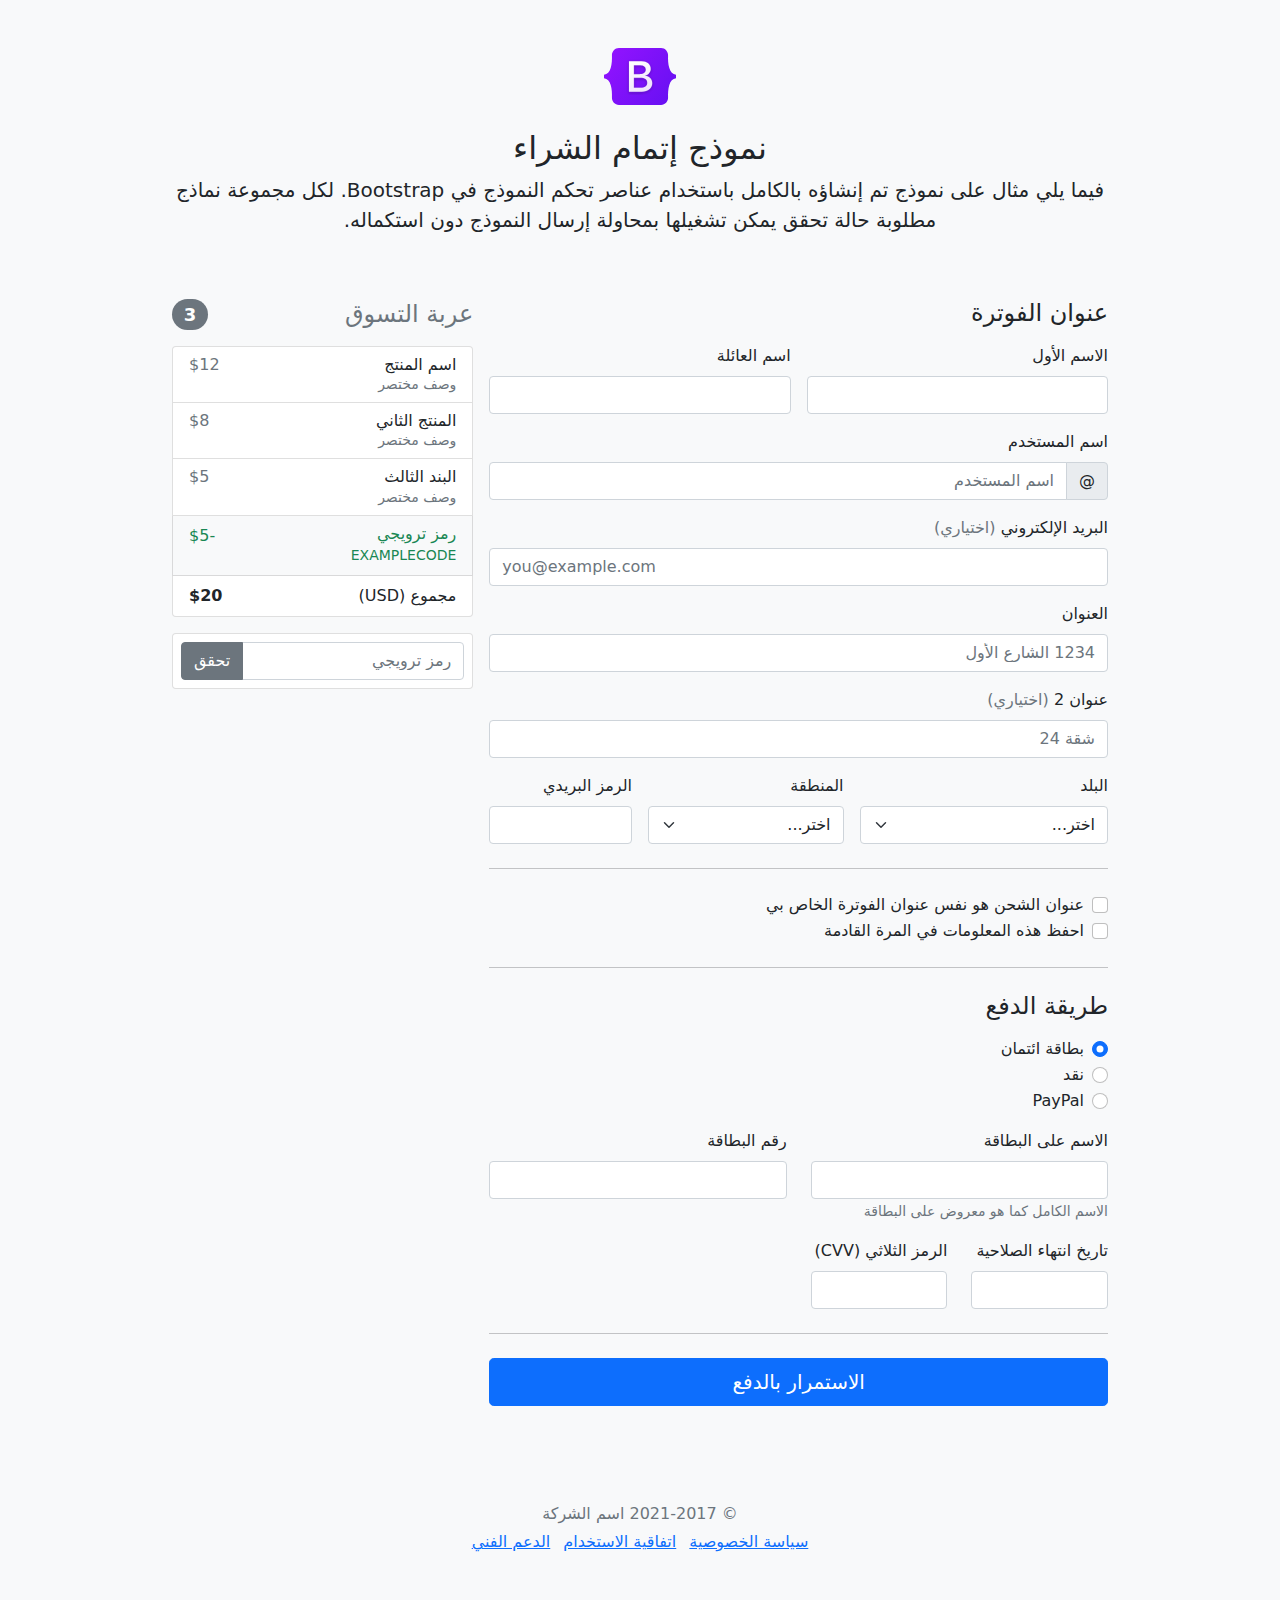
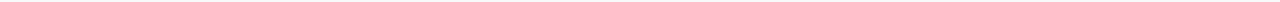
<file: bootstrap-5.0.2-examples/checkout-rtl/index.html>
<!doctype html>
<html lang="ar" dir="rtl">
  <head>
    <meta charset="utf-8">
    <meta name="viewport" content="width=device-width, initial-scale=1">
    <meta name="description" content="">
    <meta name="author" content="Mark Otto, Jacob Thornton, and Bootstrap contributors">
    <meta name="generator" content="Hugo 0.84.0">
    <title>مثال إتمام الشراء · Bootstrap v5.0</title>

    <link rel="canonical" href="https://getbootstrap.com/docs/5.0/examples/checkout-rtl/">

    

    <!-- Bootstrap core CSS -->
<link href="../assets/dist/css/bootstrap.rtl.min.css" rel="stylesheet">

    <style>
      .bd-placeholder-img {
        font-size: 1.125rem;
        text-anchor: middle;
        -webkit-user-select: none;
        -moz-user-select: none;
        user-select: none;
      }

      @media (min-width: 768px) {
        .bd-placeholder-img-lg {
          font-size: 3.5rem;
        }
      }
    </style>

    
    <!-- Custom styles for this template -->
    <link href="../checkout/form-validation.css" rel="stylesheet">
  </head>
  <body class="bg-light">
    
<div class="container">
  <main>
    <div class="py-5 text-center">
      <img class="d-block mx-auto mb-4" src="../assets/brand/bootstrap-logo.svg" alt="" width="72" height="57">
      <h2>نموذج إتمام الشراء</h2>
      <p class="lead">فيما يلي مثال على نموذج تم إنشاؤه بالكامل باستخدام عناصر تحكم النموذج في Bootstrap. لكل مجموعة نماذج مطلوبة حالة تحقق يمكن تشغيلها بمحاولة إرسال النموذج دون استكماله.</p>
    </div>

    <div class="row g-3">
      <div class="col-md-5 col-lg-4 order-md-last">
        <h4 class="d-flex justify-content-between align-items-center mb-3">
          <span class="text-muted">عربة التسوق</span>
          <span class="badge bg-secondary rounded-pill">3</span>
        </h4>
        <ul class="list-group mb-3">
          <li class="list-group-item d-flex justify-content-between lh-sm">
            <div>
              <h6 class="my-0">اسم المنتج</h6>
              <small class="text-muted">وصف مختصر</small>
            </div>
            <span class="text-muted">$12</span>
          </li>
          <li class="list-group-item d-flex justify-content-between lh-sm">
            <div>
              <h6 class="my-0">المنتج الثاني</h6>
              <small class="text-muted">وصف مختصر</small>
            </div>
            <span class="text-muted">$8</span>
          </li>
          <li class="list-group-item d-flex justify-content-between lh-sm">
            <div>
              <h6 class="my-0">البند الثالث</h6>
              <small class="text-muted">وصف مختصر</small>
            </div>
            <span class="text-muted">$5</span>
          </li>
          <li class="list-group-item d-flex justify-content-between bg-light">
            <div class="text-success">
              <h6 class="my-0">رمز ترويجي</h6>
              <small>EXAMPLECODE</small>
            </div>
            <span class="text-success">-$5</span>
          </li>
          <li class="list-group-item d-flex justify-content-between">
            <span>مجموع (USD)</span>
            <strong>$20</strong>
          </li>
        </ul>

        <form class="card p-2">
          <div class="input-group">
            <input type="text" class="form-control" placeholder="رمز ترويجي">
            <button type="submit" class="btn btn-secondary">تحقق</button>
          </div>
        </form>
      </div>
      <div class="col-md-7 col-lg-8">
        <h4 class="mb-3">عنوان الفوترة</h4>
        <form class="needs-validation" novalidate>
          <div class="row g-3">
            <div class="col-sm-6">
              <label for="firstName" class="form-label">الاسم الأول</label>
              <input type="text" class="form-control" id="firstName" placeholder="" value="" required>
              <div class="invalid-feedback">
                يرجى إدخال اسم أول صحيح.
              </div>
            </div>

            <div class="col-sm-6">
              <label for="lastName" class="form-label">اسم العائلة</label>
              <input type="text" class="form-control" id="lastName" placeholder="" value="" required>
              <div class="invalid-feedback">
                يرجى إدخال اسم عائلة صحيح.
              </div>
            </div>

            <div class="col-12">
              <label for="username" class="form-label">اسم المستخدم</label>
              <div class="input-group has-validation">
                <span class="input-group-text">@</span>
                <input type="text" class="form-control" id="username" placeholder="اسم المستخدم" required>
              <div class="invalid-feedback">
                اسم المستخدم الخاص بك مطلوب.
                </div>
              </div>
            </div>

            <div class="col-12">
              <label for="email" class="form-label">البريد الإلكتروني <span class="text-muted">(اختياري)</span></label>
              <input type="email" class="form-control" id="email" placeholder="you@example.com">
              <div class="invalid-feedback">
                يرجى إدخال عنوان بريد إلكتروني صحيح لتصلكم تحديثات الشحن.
              </div>
            </div>

            <div class="col-12">
              <label for="address" class="form-label">العنوان</label>
              <input type="text" class="form-control" id="address" placeholder="1234 الشارع الأول" required>
              <div class="invalid-feedback">
                يرجى إدخال عنوان الشحن الخاص بك.
              </div>
            </div>

            <div class="col-12">
              <label for="address2" class="form-label">عنوان 2 <span class="text-muted">(اختياري)</span></label>
              <input type="text" class="form-control" id="address2" placeholder="شقة 24">
            </div>

            <div class="col-md-5">
              <label for="country" class="form-label">البلد</label>
              <select class="form-select" id="country" required>
                <option value="">اختر...</option>
                <option>الولايات المتحدة الأمريكية</option>
              </select>
              <div class="invalid-feedback">
                يرجى اختيار بلد صحيح.
              </div>
            </div>

            <div class="col-md-4">
              <label for="state" class="form-label">المنطقة</label>
              <select class="form-select" id="state" required>
                <option value="">اختر...</option>
                <option>كاليفورنيا</option>
              </select>
              <div class="invalid-feedback">
                يرجى اختيار اسم منطقة صحيح.
              </div>
            </div>

            <div class="col-md-3">
              <label for="zip" class="form-label">الرمز البريدي</label>
              <input type="text" class="form-control" id="zip" placeholder="" required>
              <div class="invalid-feedback">
                الرمز البريدي مطلوب.
              </div>
            </div>
          </div>

          <hr class="my-4">

          <div class="form-check">
            <input type="checkbox" class="form-check-input" id="same-address">
            <label class="form-check-label" for="same-address">عنوان الشحن هو نفس عنوان الفوترة الخاص بي</label>
          </div>

          <div class="form-check">
            <input type="checkbox" class="form-check-input" id="save-info">
            <label class="form-check-label" for="save-info">احفظ هذه المعلومات في المرة القادمة</label>
          </div>

          <hr class="my-4">

          <h4 class="mb-3">طريقة الدفع</h4>

          <div class="my-3">
            <div class="form-check">
              <input id="credit" name="paymentMethod" type="radio" class="form-check-input" checked required>
              <label class="form-check-label" for="credit">بطاقة ائتمان</label>
            </div>
            <div class="form-check">
              <input id="cash" name="paymentMethod" type="radio" class="form-check-input" required>
              <label class="form-check-label" for="cash">نقد</label>
            </div>
            <div class="form-check">
              <input id="paypal" name="paymentMethod" type="radio" class="form-check-input" required>
              <label class="form-check-label" for="paypal">PayPal</label>
            </div>
          </div>

          <div class="row gy-3">
            <div class="col-md-6">
              <label for="cc-name" class="form-label">الاسم على البطاقة</label>
              <input type="text" class="form-control" id="cc-name" placeholder="" required>
              <small class="text-muted">الاسم الكامل كما هو معروض على البطاقة</small>
              <div class="invalid-feedback">
                الاسم على البطاقة مطلوب
              </div>
            </div>

            <div class="col-md-6">
              <label for="cc-number" class="form-label">رقم البطاقة</label>
              <input type="text" class="form-control" id="cc-number" placeholder="" required>
              <div class="invalid-feedback">
                رقم بطاقة الائتمان مطلوب
              </div>
            </div>

            <div class="col-md-3">
              <label for="cc-expiration" class="form-label">تاريخ انتهاء الصلاحية</label>
              <input type="text" class="form-control" id="cc-expiration" placeholder="" required>
              <div class="invalid-feedback">
                تاريخ انتهاء الصلاحية مطلوب
              </div>
            </div>

            <div class="col-md-3">
              <label for="cc-cvv" class="form-label">الرمز الثلاثي (CVV)</label>
              <input type="text" class="form-control" id="cc-cvv" placeholder="" required>
              <div class="invalid-feedback">
                رمز الحماية مطلوب
              </div>
            </div>
          </div>

          <hr class="my-4">

          <button class="w-100 btn btn-primary btn-lg" type="submit">الاستمرار بالدفع</button>
        </form>
      </div>
    </div>
  </main>
  <footer class="my-5 pt-5 text-muted text-center text-small">
    <p class="mb-1">&copy; 2021-2017 اسم الشركة</p>
    <ul class="list-inline">
      <li class="list-inline-item"><a href="#">سياسة الخصوصية</a></li>
      <li class="list-inline-item"><a href="#">اتفاقية الاستخدام</a></li>
      <li class="list-inline-item"><a href="#">الدعم الفني</a></li>
    </ul>
  </footer>
</div>


    <script src="../assets/dist/js/bootstrap.bundle.min.js"></script>

      <script src="../checkout/form-validation.js"></script>
  </body>
</html>
</file>
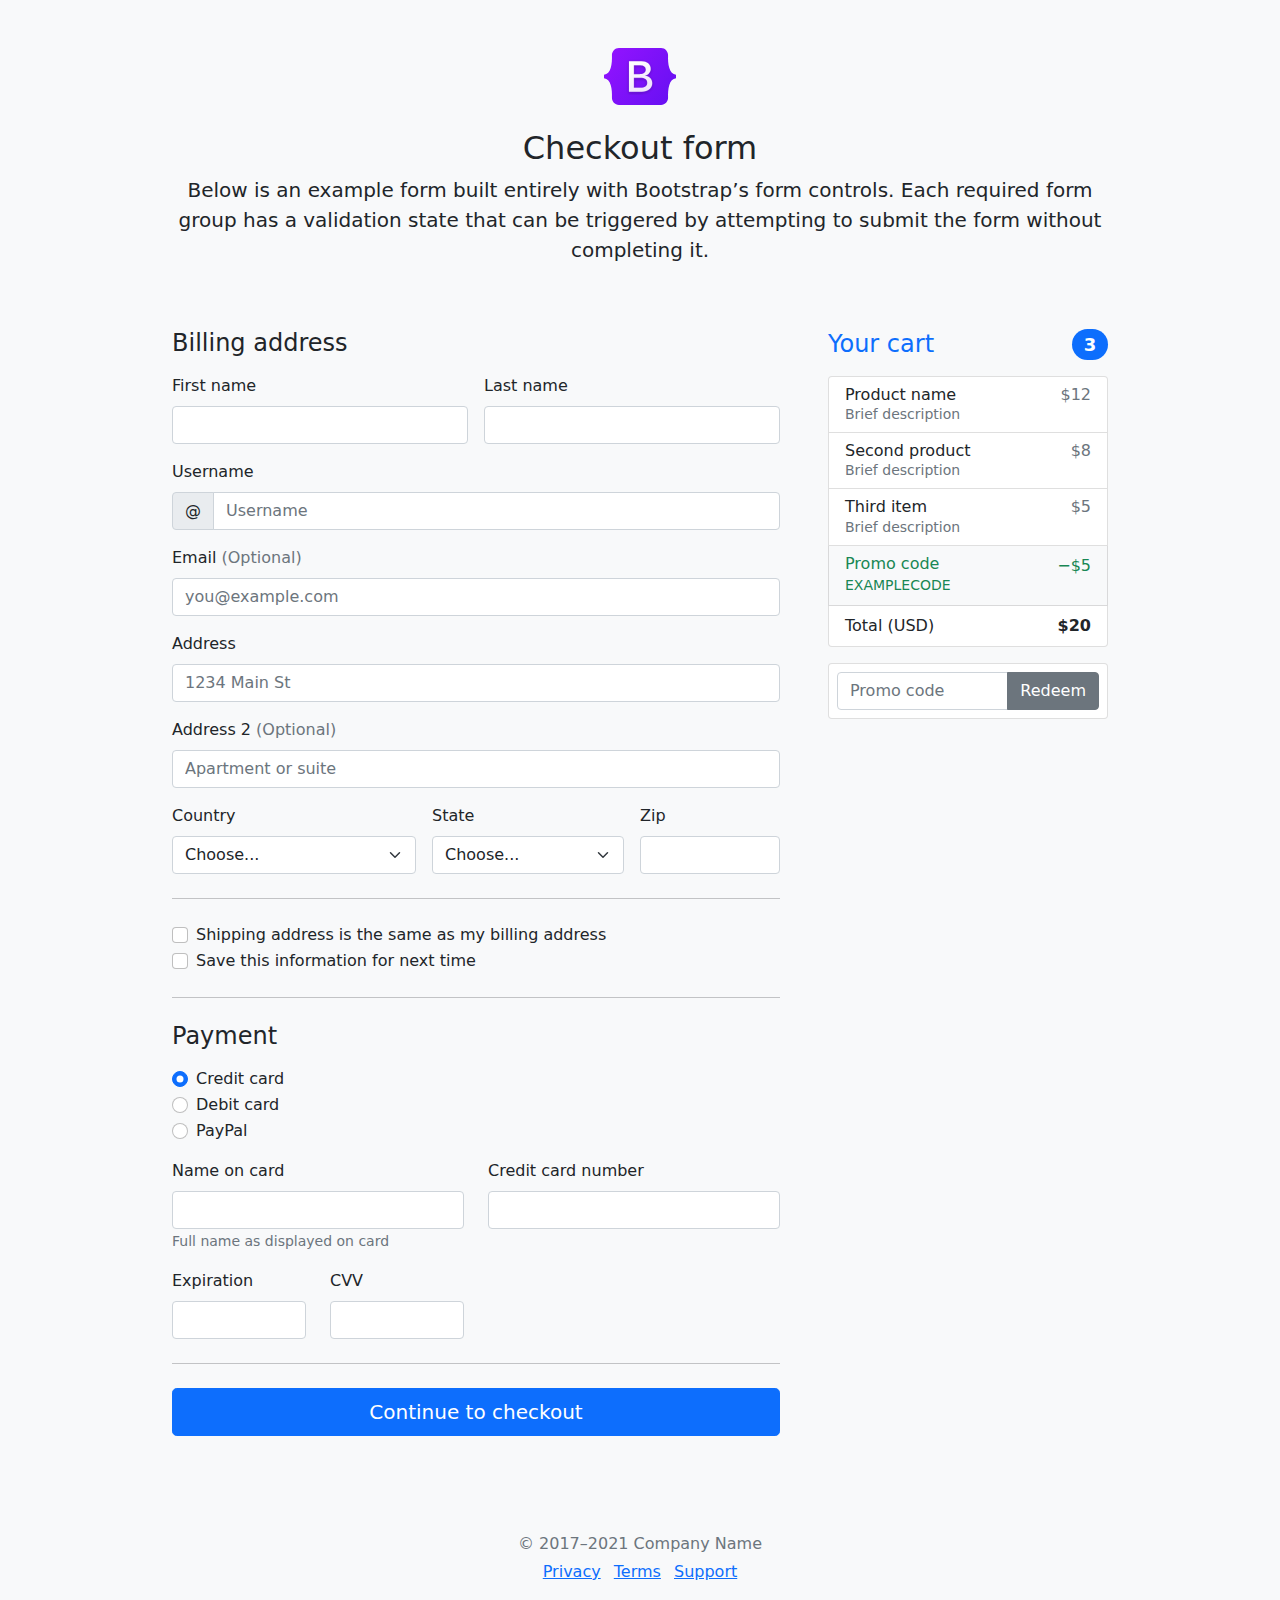
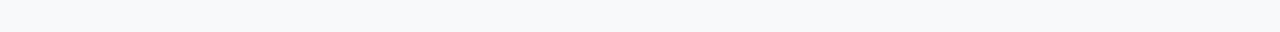
<file: bootstrap-5.0.2-examples/checkout/index.html>
<!doctype html>
<html lang="en">
  <head>
    <meta charset="utf-8">
    <meta name="viewport" content="width=device-width, initial-scale=1">
    <meta name="description" content="">
    <meta name="author" content="Mark Otto, Jacob Thornton, and Bootstrap contributors">
    <meta name="generator" content="Hugo 0.84.0">
    <title>Checkout example · Bootstrap v5.0</title>

    <link rel="canonical" href="https://getbootstrap.com/docs/5.0/examples/checkout/">

    

    <!-- Bootstrap core CSS -->
<link href="../assets/dist/css/bootstrap.min.css" rel="stylesheet">

    <style>
      .bd-placeholder-img {
        font-size: 1.125rem;
        text-anchor: middle;
        -webkit-user-select: none;
        -moz-user-select: none;
        user-select: none;
      }

      @media (min-width: 768px) {
        .bd-placeholder-img-lg {
          font-size: 3.5rem;
        }
      }
    </style>

    
    <!-- Custom styles for this template -->
    <link href="form-validation.css" rel="stylesheet">
  </head>
  <body class="bg-light">
    
<div class="container">
  <main>
    <div class="py-5 text-center">
      <img class="d-block mx-auto mb-4" src="../assets/brand/bootstrap-logo.svg" alt="" width="72" height="57">
      <h2>Checkout form</h2>
      <p class="lead">Below is an example form built entirely with Bootstrap’s form controls. Each required form group has a validation state that can be triggered by attempting to submit the form without completing it.</p>
    </div>

    <div class="row g-5">
      <div class="col-md-5 col-lg-4 order-md-last">
        <h4 class="d-flex justify-content-between align-items-center mb-3">
          <span class="text-primary">Your cart</span>
          <span class="badge bg-primary rounded-pill">3</span>
        </h4>
        <ul class="list-group mb-3">
          <li class="list-group-item d-flex justify-content-between lh-sm">
            <div>
              <h6 class="my-0">Product name</h6>
              <small class="text-muted">Brief description</small>
            </div>
            <span class="text-muted">$12</span>
          </li>
          <li class="list-group-item d-flex justify-content-between lh-sm">
            <div>
              <h6 class="my-0">Second product</h6>
              <small class="text-muted">Brief description</small>
            </div>
            <span class="text-muted">$8</span>
          </li>
          <li class="list-group-item d-flex justify-content-between lh-sm">
            <div>
              <h6 class="my-0">Third item</h6>
              <small class="text-muted">Brief description</small>
            </div>
            <span class="text-muted">$5</span>
          </li>
          <li class="list-group-item d-flex justify-content-between bg-light">
            <div class="text-success">
              <h6 class="my-0">Promo code</h6>
              <small>EXAMPLECODE</small>
            </div>
            <span class="text-success">−$5</span>
          </li>
          <li class="list-group-item d-flex justify-content-between">
            <span>Total (USD)</span>
            <strong>$20</strong>
          </li>
        </ul>

        <form class="card p-2">
          <div class="input-group">
            <input type="text" class="form-control" placeholder="Promo code">
            <button type="submit" class="btn btn-secondary">Redeem</button>
          </div>
        </form>
      </div>
      <div class="col-md-7 col-lg-8">
        <h4 class="mb-3">Billing address</h4>
        <form class="needs-validation" novalidate>
          <div class="row g-3">
            <div class="col-sm-6">
              <label for="firstName" class="form-label">First name</label>
              <input type="text" class="form-control" id="firstName" placeholder="" value="" required>
              <div class="invalid-feedback">
                Valid first name is required.
              </div>
            </div>

            <div class="col-sm-6">
              <label for="lastName" class="form-label">Last name</label>
              <input type="text" class="form-control" id="lastName" placeholder="" value="" required>
              <div class="invalid-feedback">
                Valid last name is required.
              </div>
            </div>

            <div class="col-12">
              <label for="username" class="form-label">Username</label>
              <div class="input-group has-validation">
                <span class="input-group-text">@</span>
                <input type="text" class="form-control" id="username" placeholder="Username" required>
              <div class="invalid-feedback">
                  Your username is required.
                </div>
              </div>
            </div>

            <div class="col-12">
              <label for="email" class="form-label">Email <span class="text-muted">(Optional)</span></label>
              <input type="email" class="form-control" id="email" placeholder="you@example.com">
              <div class="invalid-feedback">
                Please enter a valid email address for shipping updates.
              </div>
            </div>

            <div class="col-12">
              <label for="address" class="form-label">Address</label>
              <input type="text" class="form-control" id="address" placeholder="1234 Main St" required>
              <div class="invalid-feedback">
                Please enter your shipping address.
              </div>
            </div>

            <div class="col-12">
              <label for="address2" class="form-label">Address 2 <span class="text-muted">(Optional)</span></label>
              <input type="text" class="form-control" id="address2" placeholder="Apartment or suite">
            </div>

            <div class="col-md-5">
              <label for="country" class="form-label">Country</label>
              <select class="form-select" id="country" required>
                <option value="">Choose...</option>
                <option>United States</option>
              </select>
              <div class="invalid-feedback">
                Please select a valid country.
              </div>
            </div>

            <div class="col-md-4">
              <label for="state" class="form-label">State</label>
              <select class="form-select" id="state" required>
                <option value="">Choose...</option>
                <option>California</option>
              </select>
              <div class="invalid-feedback">
                Please provide a valid state.
              </div>
            </div>

            <div class="col-md-3">
              <label for="zip" class="form-label">Zip</label>
              <input type="text" class="form-control" id="zip" placeholder="" required>
              <div class="invalid-feedback">
                Zip code required.
              </div>
            </div>
          </div>

          <hr class="my-4">

          <div class="form-check">
            <input type="checkbox" class="form-check-input" id="same-address">
            <label class="form-check-label" for="same-address">Shipping address is the same as my billing address</label>
          </div>

          <div class="form-check">
            <input type="checkbox" class="form-check-input" id="save-info">
            <label class="form-check-label" for="save-info">Save this information for next time</label>
          </div>

          <hr class="my-4">

          <h4 class="mb-3">Payment</h4>

          <div class="my-3">
            <div class="form-check">
              <input id="credit" name="paymentMethod" type="radio" class="form-check-input" checked required>
              <label class="form-check-label" for="credit">Credit card</label>
            </div>
            <div class="form-check">
              <input id="debit" name="paymentMethod" type="radio" class="form-check-input" required>
              <label class="form-check-label" for="debit">Debit card</label>
            </div>
            <div class="form-check">
              <input id="paypal" name="paymentMethod" type="radio" class="form-check-input" required>
              <label class="form-check-label" for="paypal">PayPal</label>
            </div>
          </div>

          <div class="row gy-3">
            <div class="col-md-6">
              <label for="cc-name" class="form-label">Name on card</label>
              <input type="text" class="form-control" id="cc-name" placeholder="" required>
              <small class="text-muted">Full name as displayed on card</small>
              <div class="invalid-feedback">
                Name on card is required
              </div>
            </div>

            <div class="col-md-6">
              <label for="cc-number" class="form-label">Credit card number</label>
              <input type="text" class="form-control" id="cc-number" placeholder="" required>
              <div class="invalid-feedback">
                Credit card number is required
              </div>
            </div>

            <div class="col-md-3">
              <label for="cc-expiration" class="form-label">Expiration</label>
              <input type="text" class="form-control" id="cc-expiration" placeholder="" required>
              <div class="invalid-feedback">
                Expiration date required
              </div>
            </div>

            <div class="col-md-3">
              <label for="cc-cvv" class="form-label">CVV</label>
              <input type="text" class="form-control" id="cc-cvv" placeholder="" required>
              <div class="invalid-feedback">
                Security code required
              </div>
            </div>
          </div>

          <hr class="my-4">

          <button class="w-100 btn btn-primary btn-lg" type="submit">Continue to checkout</button>
        </form>
      </div>
    </div>
  </main>

  <footer class="my-5 pt-5 text-muted text-center text-small">
    <p class="mb-1">&copy; 2017–2021 Company Name</p>
    <ul class="list-inline">
      <li class="list-inline-item"><a href="#">Privacy</a></li>
      <li class="list-inline-item"><a href="#">Terms</a></li>
      <li class="list-inline-item"><a href="#">Support</a></li>
    </ul>
  </footer>
</div>


    <script src="../assets/dist/js/bootstrap.bundle.min.js"></script>

      <script src="form-validation.js"></script>
  </body>
</html>
</file>
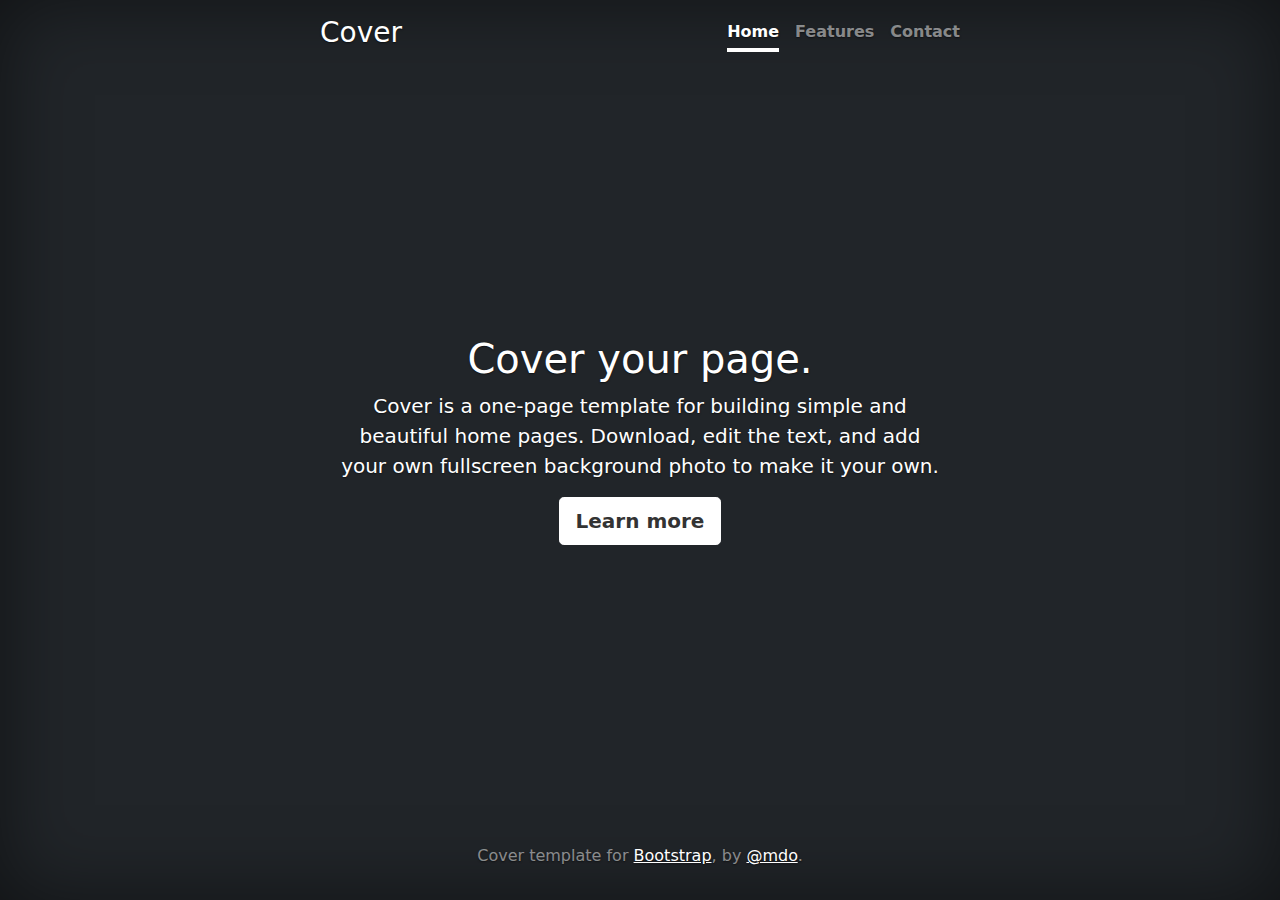
<file: bootstrap-5.0.2-examples/cover/index.html>
<!doctype html>
<html lang="en" class="h-100">
  <head>
    <meta charset="utf-8">
    <meta name="viewport" content="width=device-width, initial-scale=1">
    <meta name="description" content="">
    <meta name="author" content="Mark Otto, Jacob Thornton, and Bootstrap contributors">
    <meta name="generator" content="Hugo 0.84.0">
    <title>Cover Template · Bootstrap v5.0</title>

    <link rel="canonical" href="https://getbootstrap.com/docs/5.0/examples/cover/">

    

    <!-- Bootstrap core CSS -->
<link href="../assets/dist/css/bootstrap.min.css" rel="stylesheet">

    <style>
      .bd-placeholder-img {
        font-size: 1.125rem;
        text-anchor: middle;
        -webkit-user-select: none;
        -moz-user-select: none;
        user-select: none;
      }

      @media (min-width: 768px) {
        .bd-placeholder-img-lg {
          font-size: 3.5rem;
        }
      }
    </style>

    
    <!-- Custom styles for this template -->
    <link href="cover.css" rel="stylesheet">
  </head>
  <body class="d-flex h-100 text-center text-white bg-dark">
    
<div class="cover-container d-flex w-100 h-100 p-3 mx-auto flex-column">
  <header class="mb-auto">
    <div>
      <h3 class="float-md-start mb-0">Cover</h3>
      <nav class="nav nav-masthead justify-content-center float-md-end">
        <a class="nav-link active" aria-current="page" href="#">Home</a>
        <a class="nav-link" href="#">Features</a>
        <a class="nav-link" href="#">Contact</a>
      </nav>
    </div>
  </header>

  <main class="px-3">
    <h1>Cover your page.</h1>
    <p class="lead">Cover is a one-page template for building simple and beautiful home pages. Download, edit the text, and add your own fullscreen background photo to make it your own.</p>
    <p class="lead">
      <a href="#" class="btn btn-lg btn-secondary fw-bold border-white bg-white">Learn more</a>
    </p>
  </main>

  <footer class="mt-auto text-white-50">
    <p>Cover template for <a href="https://getbootstrap.com/" class="text-white">Bootstrap</a>, by <a href="https://twitter.com/mdo" class="text-white">@mdo</a>.</p>
  </footer>
</div>


    
  </body>
</html>
</file>
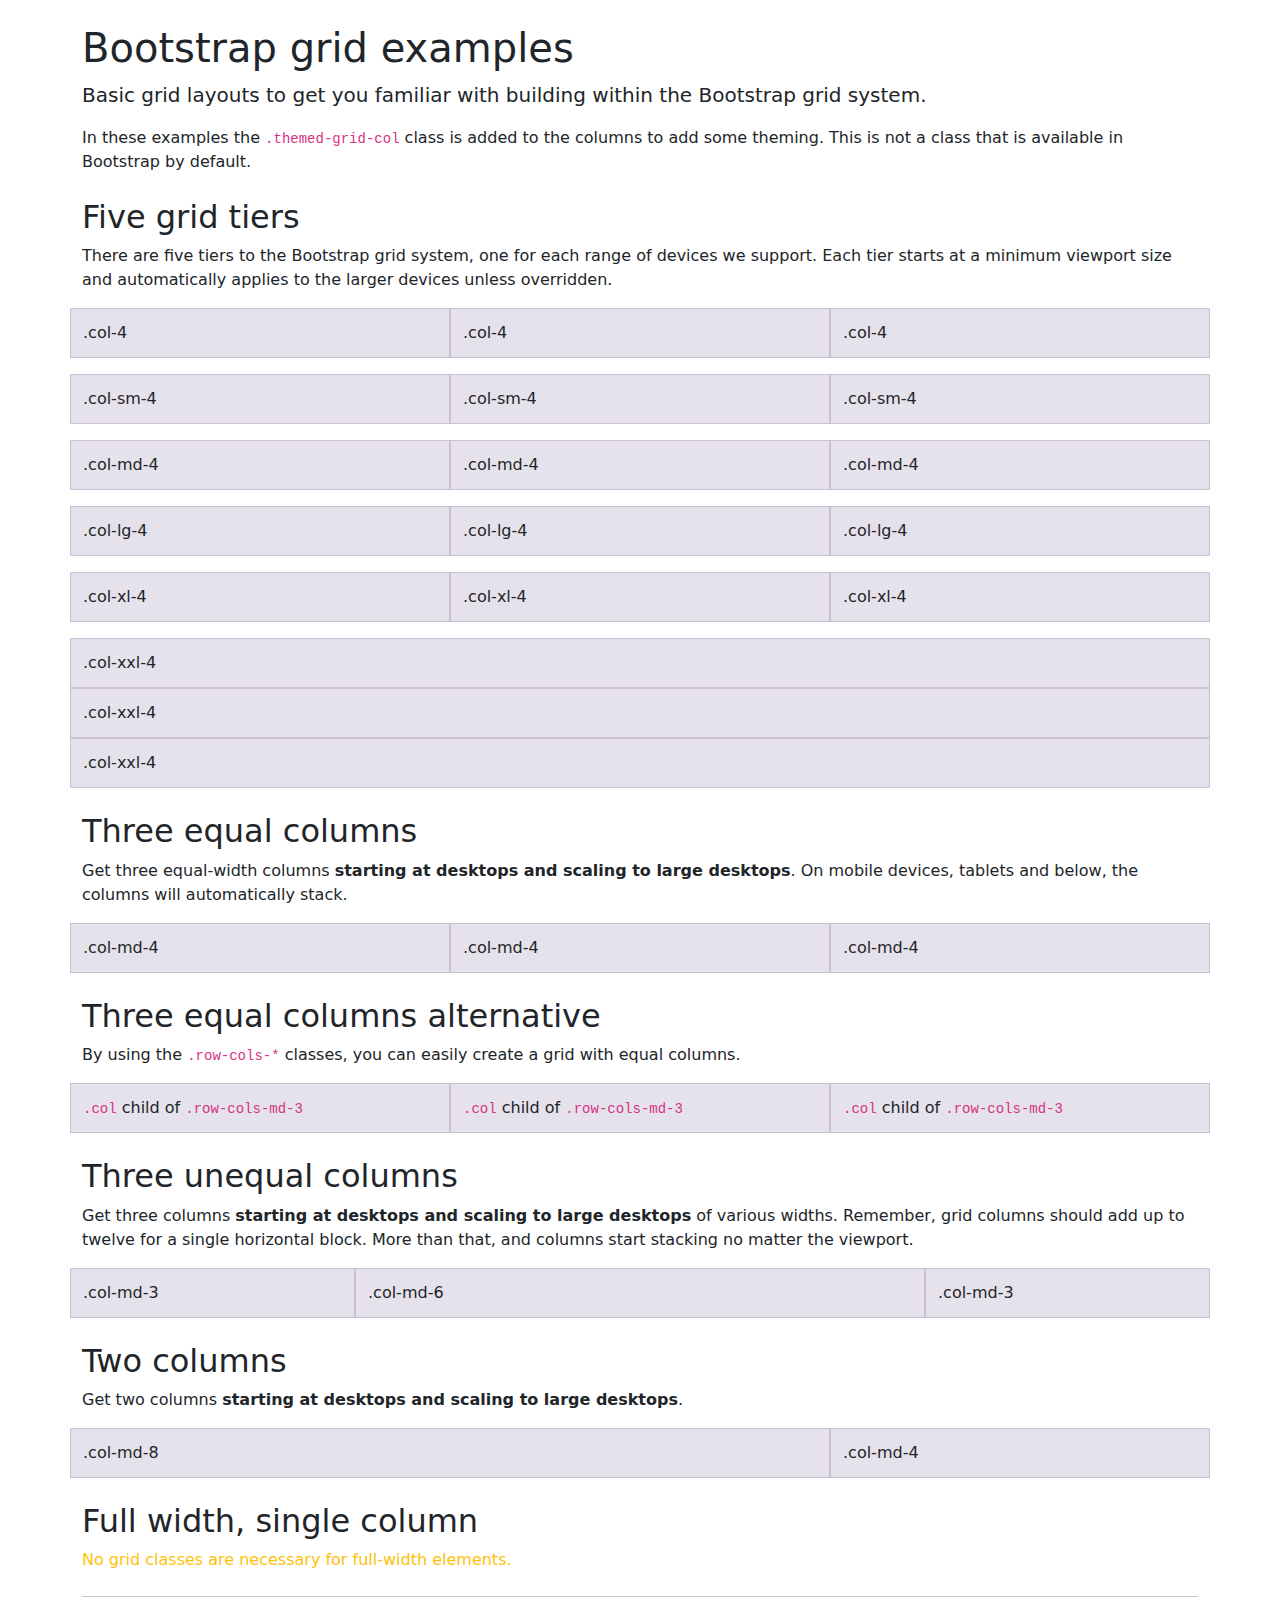
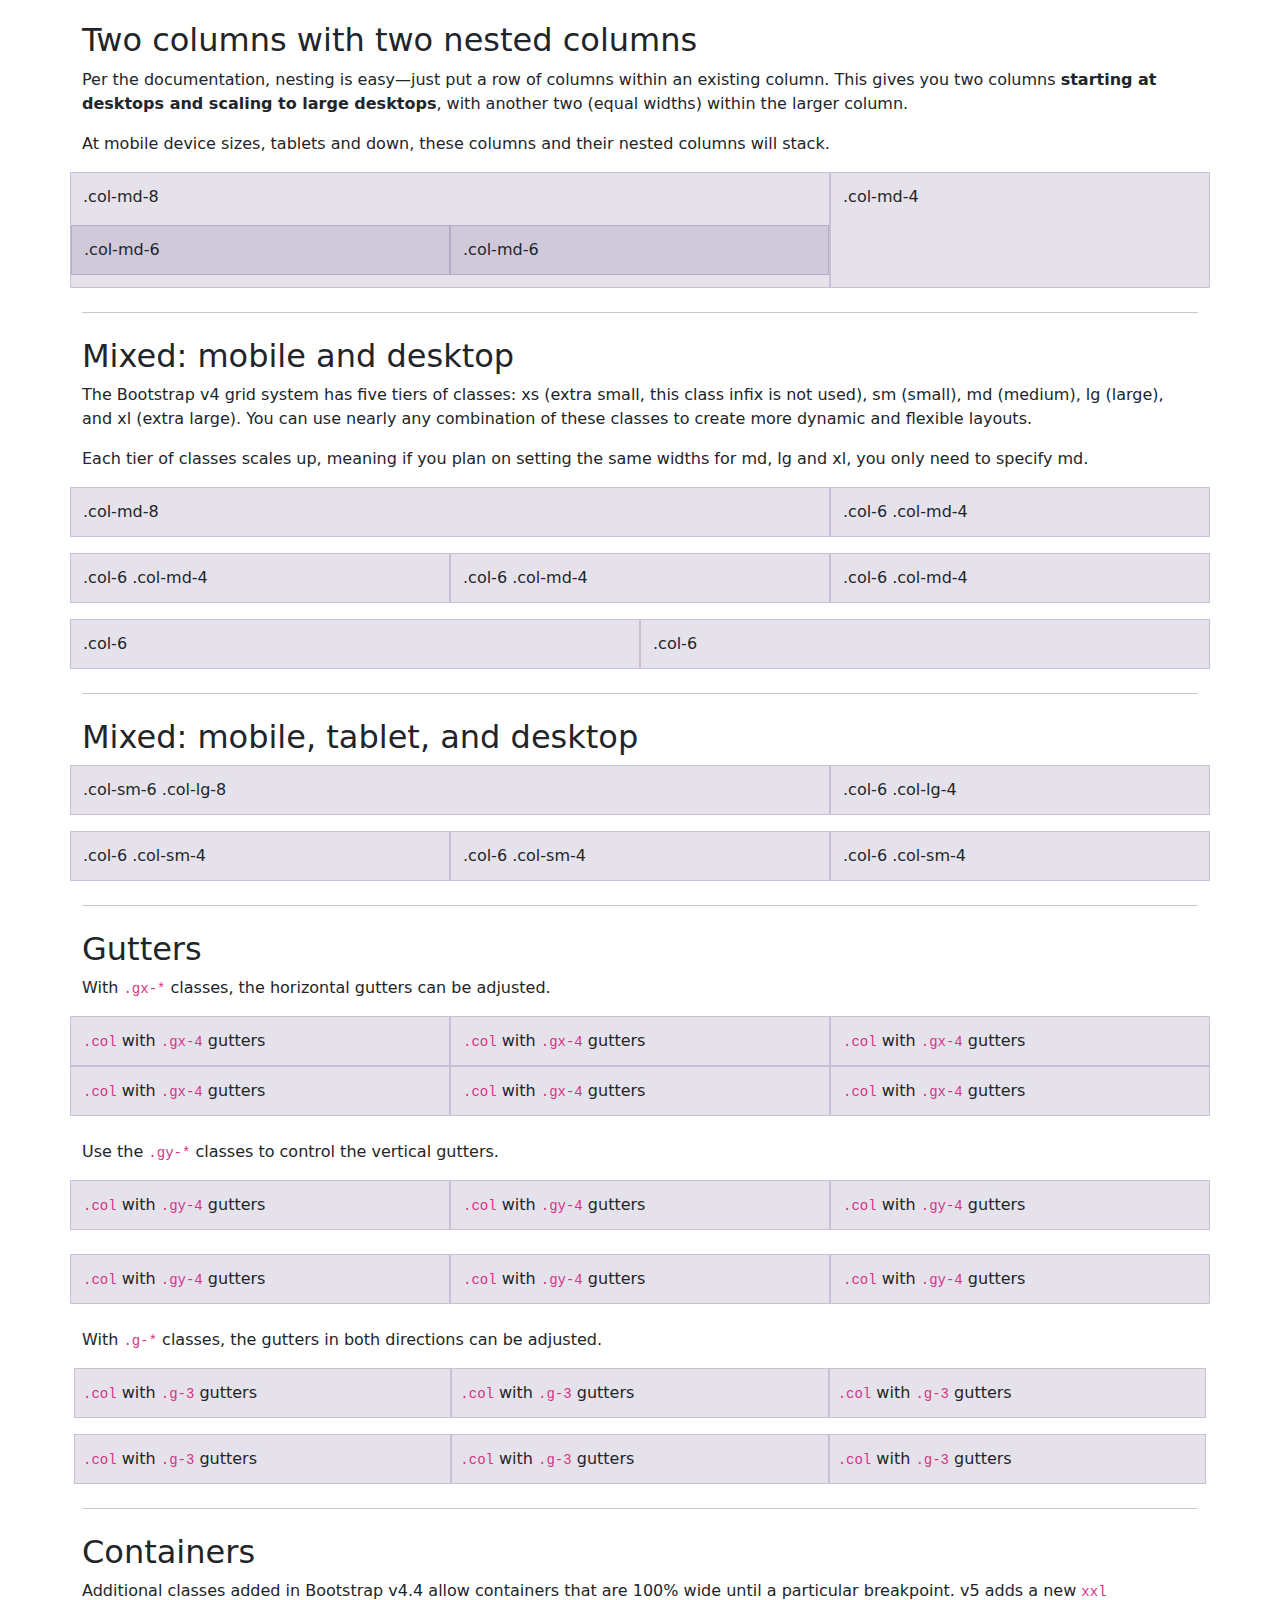
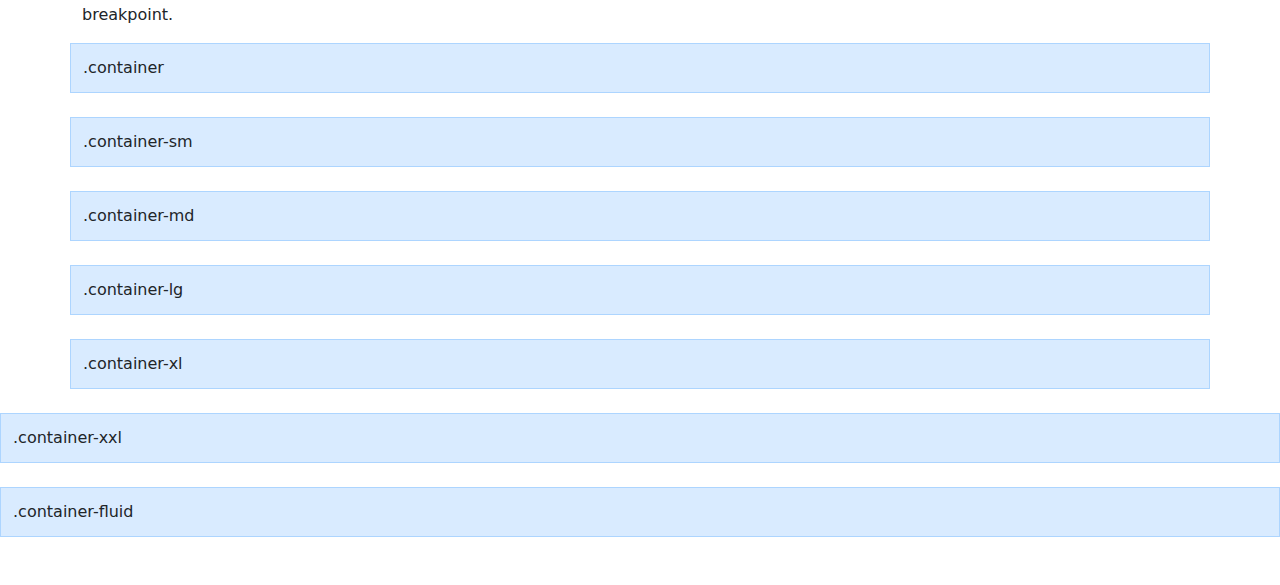
<file: bootstrap-5.0.2-examples/grid/index.html>
<!doctype html>
<html lang="en">
  <head>
    <meta charset="utf-8">
    <meta name="viewport" content="width=device-width, initial-scale=1">
    <meta name="description" content="">
    <meta name="author" content="Mark Otto, Jacob Thornton, and Bootstrap contributors">
    <meta name="generator" content="Hugo 0.84.0">
    <title>Grid Template · Bootstrap v5.0</title>

    <link rel="canonical" href="https://getbootstrap.com/docs/5.0/examples/grid/">

    

    <!-- Bootstrap core CSS -->
<link href="../assets/dist/css/bootstrap.min.css" rel="stylesheet">

    <style>
      .bd-placeholder-img {
        font-size: 1.125rem;
        text-anchor: middle;
        -webkit-user-select: none;
        -moz-user-select: none;
        user-select: none;
      }

      @media (min-width: 768px) {
        .bd-placeholder-img-lg {
          font-size: 3.5rem;
        }
      }
    </style>

    
    <!-- Custom styles for this template -->
    <link href="grid.css" rel="stylesheet">
  </head>
  <body class="py-4">
    
<main>
  <div class="container">

    <h1>Bootstrap grid examples</h1>
    <p class="lead">Basic grid layouts to get you familiar with building within the Bootstrap grid system.</p>
    <p>In these examples the <code>.themed-grid-col</code> class is added to the columns to add some theming. This is not a class that is available in Bootstrap by default.</p>

    <h2 class="mt-4">Five grid tiers</h2>
    <p>There are five tiers to the Bootstrap grid system, one for each range of devices we support. Each tier starts at a minimum viewport size and automatically applies to the larger devices unless overridden.</p>

    <div class="row mb-3">
      <div class="col-4 themed-grid-col">.col-4</div>
      <div class="col-4 themed-grid-col">.col-4</div>
      <div class="col-4 themed-grid-col">.col-4</div>
    </div>

    <div class="row mb-3">
      <div class="col-sm-4 themed-grid-col">.col-sm-4</div>
      <div class="col-sm-4 themed-grid-col">.col-sm-4</div>
      <div class="col-sm-4 themed-grid-col">.col-sm-4</div>
    </div>

    <div class="row mb-3">
      <div class="col-md-4 themed-grid-col">.col-md-4</div>
      <div class="col-md-4 themed-grid-col">.col-md-4</div>
      <div class="col-md-4 themed-grid-col">.col-md-4</div>
    </div>

    <div class="row mb-3">
      <div class="col-lg-4 themed-grid-col">.col-lg-4</div>
      <div class="col-lg-4 themed-grid-col">.col-lg-4</div>
      <div class="col-lg-4 themed-grid-col">.col-lg-4</div>
    </div>

    <div class="row mb-3">
      <div class="col-xl-4 themed-grid-col">.col-xl-4</div>
      <div class="col-xl-4 themed-grid-col">.col-xl-4</div>
      <div class="col-xl-4 themed-grid-col">.col-xl-4</div>
    </div>

    <div class="row mb-3">
      <div class="col-xxl-4 themed-grid-col">.col-xxl-4</div>
      <div class="col-xxl-4 themed-grid-col">.col-xxl-4</div>
      <div class="col-xxl-4 themed-grid-col">.col-xxl-4</div>
    </div>

    <h2 class="mt-4">Three equal columns</h2>
    <p>Get three equal-width columns <strong>starting at desktops and scaling to large desktops</strong>. On mobile devices, tablets and below, the columns will automatically stack.</p>
    <div class="row mb-3">
      <div class="col-md-4 themed-grid-col">.col-md-4</div>
      <div class="col-md-4 themed-grid-col">.col-md-4</div>
      <div class="col-md-4 themed-grid-col">.col-md-4</div>
    </div>

    <h2 class="mt-4">Three equal columns alternative</h2>
    <p>By using the <code>.row-cols-*</code> classes, you can easily create a grid with equal columns.</p>
    <div class="row row-cols-md-3 mb-3">
      <div class="col themed-grid-col"><code>.col</code> child of <code>.row-cols-md-3</code></div>
      <div class="col themed-grid-col"><code>.col</code> child of <code>.row-cols-md-3</code></div>
      <div class="col themed-grid-col"><code>.col</code> child of <code>.row-cols-md-3</code></div>
    </div>

    <h2 class="mt-4">Three unequal columns</h2>
    <p>Get three columns <strong>starting at desktops and scaling to large desktops</strong> of various widths. Remember, grid columns should add up to twelve for a single horizontal block. More than that, and columns start stacking no matter the viewport.</p>
    <div class="row mb-3">
      <div class="col-md-3 themed-grid-col">.col-md-3</div>
      <div class="col-md-6 themed-grid-col">.col-md-6</div>
      <div class="col-md-3 themed-grid-col">.col-md-3</div>
    </div>

    <h2 class="mt-4">Two columns</h2>
    <p>Get two columns <strong>starting at desktops and scaling to large desktops</strong>.</p>
    <div class="row mb-3">
      <div class="col-md-8 themed-grid-col">.col-md-8</div>
      <div class="col-md-4 themed-grid-col">.col-md-4</div>
    </div>

    <h2 class="mt-4">Full width, single column</h2>
    <p class="text-warning">
      No grid classes are necessary for full-width elements.
    </p>

    <hr class="my-4">

    <h2 class="mt-4">Two columns with two nested columns</h2>
    <p>Per the documentation, nesting is easy—just put a row of columns within an existing column. This gives you two columns <strong>starting at desktops and scaling to large desktops</strong>, with another two (equal widths) within the larger column.</p>
    <p>At mobile device sizes, tablets and down, these columns and their nested columns will stack.</p>
    <div class="row mb-3">
      <div class="col-md-8 themed-grid-col">
        <div class="pb-3">
          .col-md-8
        </div>
        <div class="row">
          <div class="col-md-6 themed-grid-col">.col-md-6</div>
          <div class="col-md-6 themed-grid-col">.col-md-6</div>
        </div>
      </div>
      <div class="col-md-4 themed-grid-col">.col-md-4</div>
    </div>

    <hr class="my-4">

    <h2 class="mt-4">Mixed: mobile and desktop</h2>
    <p>The Bootstrap v4 grid system has five tiers of classes: xs (extra small, this class infix is not used), sm (small), md (medium), lg (large), and xl (extra large). You can use nearly any combination of these classes to create more dynamic and flexible layouts.</p>
    <p>Each tier of classes scales up, meaning if you plan on setting the same widths for md, lg and xl, you only need to specify md.</p>
    <div class="row mb-3">
      <div class="col-md-8 themed-grid-col">.col-md-8</div>
      <div class="col-6 col-md-4 themed-grid-col">.col-6 .col-md-4</div>
    </div>
    <div class="row mb-3">
      <div class="col-6 col-md-4 themed-grid-col">.col-6 .col-md-4</div>
      <div class="col-6 col-md-4 themed-grid-col">.col-6 .col-md-4</div>
      <div class="col-6 col-md-4 themed-grid-col">.col-6 .col-md-4</div>
    </div>
    <div class="row mb-3">
      <div class="col-6 themed-grid-col">.col-6</div>
      <div class="col-6 themed-grid-col">.col-6</div>
    </div>

    <hr class="my-4">

    <h2 class="mt-4">Mixed: mobile, tablet, and desktop</h2>
    <div class="row mb-3">
      <div class="col-sm-6 col-lg-8 themed-grid-col">.col-sm-6 .col-lg-8</div>
      <div class="col-6 col-lg-4 themed-grid-col">.col-6 .col-lg-4</div>
    </div>
    <div class="row mb-3">
      <div class="col-6 col-sm-4 themed-grid-col">.col-6 .col-sm-4</div>
      <div class="col-6 col-sm-4 themed-grid-col">.col-6 .col-sm-4</div>
      <div class="col-6 col-sm-4 themed-grid-col">.col-6 .col-sm-4</div>
    </div>

    <hr class="my-4">

    <h2 class="mt-4">Gutters</h2>
    <p>With <code>.gx-*</code> classes, the horizontal gutters can be adjusted.</p>
    <div class="row row-cols-1 row-cols-md-3 gx-4">
      <div class="col themed-grid-col"><code>.col</code> with <code>.gx-4</code> gutters</div>
      <div class="col themed-grid-col"><code>.col</code> with <code>.gx-4</code> gutters</div>
      <div class="col themed-grid-col"><code>.col</code> with <code>.gx-4</code> gutters</div>
      <div class="col themed-grid-col"><code>.col</code> with <code>.gx-4</code> gutters</div>
      <div class="col themed-grid-col"><code>.col</code> with <code>.gx-4</code> gutters</div>
      <div class="col themed-grid-col"><code>.col</code> with <code>.gx-4</code> gutters</div>
    </div>
    <p class="mt-4">Use the <code>.gy-*</code> classes to control the vertical gutters.</p>
    <div class="row row-cols-1 row-cols-md-3 gy-4">
      <div class="col themed-grid-col"><code>.col</code> with <code>.gy-4</code> gutters</div>
      <div class="col themed-grid-col"><code>.col</code> with <code>.gy-4</code> gutters</div>
      <div class="col themed-grid-col"><code>.col</code> with <code>.gy-4</code> gutters</div>
      <div class="col themed-grid-col"><code>.col</code> with <code>.gy-4</code> gutters</div>
      <div class="col themed-grid-col"><code>.col</code> with <code>.gy-4</code> gutters</div>
      <div class="col themed-grid-col"><code>.col</code> with <code>.gy-4</code> gutters</div>
    </div>
    <p class="mt-4">With <code>.g-*</code> classes, the gutters in both directions can be adjusted.</p>
    <div class="row row-cols-1 row-cols-md-3 g-3">
      <div class="col themed-grid-col"><code>.col</code> with <code>.g-3</code> gutters</div>
      <div class="col themed-grid-col"><code>.col</code> with <code>.g-3</code> gutters</div>
      <div class="col themed-grid-col"><code>.col</code> with <code>.g-3</code> gutters</div>
      <div class="col themed-grid-col"><code>.col</code> with <code>.g-3</code> gutters</div>
      <div class="col themed-grid-col"><code>.col</code> with <code>.g-3</code> gutters</div>
      <div class="col themed-grid-col"><code>.col</code> with <code>.g-3</code> gutters</div>
    </div>
  </div>

  <div class="container" id="containers">
    <hr class="my-4">

    <h2 class="mt-4">Containers</h2>
    <p>Additional classes added in Bootstrap v4.4 allow containers that are 100% wide until a particular breakpoint. v5 adds a new <code>xxl</code> breakpoint.</p>
  </div>

  <div class="container themed-container">.container</div>
  <div class="container-sm themed-container">.container-sm</div>
  <div class="container-md themed-container">.container-md</div>
  <div class="container-lg themed-container">.container-lg</div>
  <div class="container-xl themed-container">.container-xl</div>
  <div class="container-xxl themed-container">.container-xxl</div>
  <div class="container-fluid themed-container">.container-fluid</div>
</main>


    
  </body>
</html>
</file>
<file: bootstrap-5.0.2-examples/blog/blog.rtl.css>
/* stylelint-disable selector-list-comma-newline-after */

.blog-header {
  line-height: 1;
  border-bottom: 1px solid #e5e5e5;
}

.blog-header-logo {
  font-family: Amiri, Georgia, "Times New Roman", serif;
  font-size: 2.25rem;
}

.blog-header-logo:hover {
  text-decoration: none;
}

h1, h2, h3, h4, h5, h6 {
  font-family: Amiri, Georgia, "Times New Roman", serif;
}

.display-4 {
  font-size: 2.5rem;
}
@media (min-width: 768px) {
  .display-4 {
    font-size: 3rem;
  }
}

.nav-scroller {
  position: relative;
  z-index: 2;
  height: 2.75rem;
  overflow-y: hidden;
}

.nav-scroller .nav {
  display: flex;
  flex-wrap: nowrap;
  padding-bottom: 1rem;
  margin-top: -1px;
  overflow-x: auto;
  text-align: center;
  white-space: nowrap;
  -webkit-overflow-scrolling: touch;
}

.nav-scroller .nav-link {
  padding-top: .75rem;
  padding-bottom: .75rem;
  font-size: .875rem;
}

.card-img-right {
  height: 100%;
  border-radius: 3px 0 0 3px;
}

.flex-auto {
  flex: 0 0 auto;
}

.h-250 { height: 250px; }
@media (min-width: 768px) {
  .h-md-250 { height: 250px; }
}

/* Pagination */
.blog-pagination {
  margin-bottom: 4rem;
}
.blog-pagination > .btn {
  border-radius: 2rem;
}

/*
 * Blog posts
 */
.blog-post {
  margin-bottom: 4rem;
}
.blog-post-title {
  margin-bottom: .25rem;
  font-size: 2.5rem;
}
.blog-post-meta {
  margin-bottom: 1.25rem;
  color: #727272;
}

/*
 * Footer
 */
.blog-footer {
  padding: 2.5rem 0;
  color: #727272;
  text-align: center;
  background-color: #f9f9f9;
  border-top: .05rem solid #e5e5e5;
}
.blog-footer p:last-child {
  margin-bottom: 0;
}
</file>
<file: bootstrap-5.0.2-examples/blog/blog.css>
/* stylelint-disable selector-list-comma-newline-after */

.blog-header {
  line-height: 1;
  border-bottom: 1px solid #e5e5e5;
}

.blog-header-logo {
  font-family: "Playfair Display", Georgia, "Times New Roman", serif/*rtl:Amiri, Georgia, "Times New Roman", serif*/;
  font-size: 2.25rem;
}

.blog-header-logo:hover {
  text-decoration: none;
}

h1, h2, h3, h4, h5, h6 {
  font-family: "Playfair Display", Georgia, "Times New Roman", serif/*rtl:Amiri, Georgia, "Times New Roman", serif*/;
}

.display-4 {
  font-size: 2.5rem;
}
@media (min-width: 768px) {
  .display-4 {
    font-size: 3rem;
  }
}

.nav-scroller {
  position: relative;
  z-index: 2;
  height: 2.75rem;
  overflow-y: hidden;
}

.nav-scroller .nav {
  display: flex;
  flex-wrap: nowrap;
  padding-bottom: 1rem;
  margin-top: -1px;
  overflow-x: auto;
  text-align: center;
  white-space: nowrap;
  -webkit-overflow-scrolling: touch;
}

.nav-scroller .nav-link {
  padding-top: .75rem;
  padding-bottom: .75rem;
  font-size: .875rem;
}

.card-img-right {
  height: 100%;
  border-radius: 0 3px 3px 0;
}

.flex-auto {
  flex: 0 0 auto;
}

.h-250 { height: 250px; }
@media (min-width: 768px) {
  .h-md-250 { height: 250px; }
}

/* Pagination */
.blog-pagination {
  margin-bottom: 4rem;
}
.blog-pagination > .btn {
  border-radius: 2rem;
}

/*
 * Blog posts
 */
.blog-post {
  margin-bottom: 4rem;
}
.blog-post-title {
  margin-bottom: .25rem;
  font-size: 2.5rem;
}
.blog-post-meta {
  margin-bottom: 1.25rem;
  color: #727272;
}

/*
 * Footer
 */
.blog-footer {
  padding: 2.5rem 0;
  color: #727272;
  text-align: center;
  background-color: #f9f9f9;
  border-top: .05rem solid #e5e5e5;
}
.blog-footer p:last-child {
  margin-bottom: 0;
}
</file>
<file: bootstrap-5.0.2-examples/carousel/carousel.rtl.css>
/* GLOBAL STYLES
-------------------------------------------------- */
/* Padding below the footer and lighter body text */

body {
  padding-top: 3rem;
  padding-bottom: 3rem;
  color: #5a5a5a;
}


/* CUSTOMIZE THE CAROUSEL
-------------------------------------------------- */

/* Carousel base class */
.carousel {
  margin-bottom: 4rem;
}
/* Since positioning the image, we need to help out the caption */
.carousel-caption {
  bottom: 3rem;
  z-index: 10;
}

/* Declare heights because of positioning of img element */
.carousel-item {
  height: 32rem;
}
.carousel-item > img {
  position: absolute;
  top: 0;
  right: 0;
  min-width: 100%;
  height: 32rem;
}


/* MARKETING CONTENT
-------------------------------------------------- */

/* Center align the text within the three columns below the carousel */
.marketing .col-lg-4 {
  margin-bottom: 1.5rem;
  text-align: center;
}
.marketing h2 {
  font-weight: 400;
}
.marketing .col-lg-4 p {
  margin-right: .75rem;
  margin-left: .75rem;
}


/* Featurettes
------------------------- */

.featurette-divider {
  margin: 5rem 0; /* Space out the Bootstrap <hr> more */
}

/* Thin out the marketing headings */
.featurette-heading {
  font-weight: 300;
  line-height: 1;
}


/* RESPONSIVE CSS
-------------------------------------------------- */

@media (min-width: 40em) {
  /* Bump up size of carousel content */
  .carousel-caption p {
    margin-bottom: 1.25rem;
    font-size: 1.25rem;
    line-height: 1.4;
  }

  .featurette-heading {
    font-size: 50px;
  }
}

@media (min-width: 62em) {
  .featurette-heading {
    margin-top: 7rem;
  }
}
</file>
<file: bootstrap-5.0.2-examples/carousel/carousel.css>
/* GLOBAL STYLES
-------------------------------------------------- */
/* Padding below the footer and lighter body text */

body {
  padding-top: 3rem;
  padding-bottom: 3rem;
  color: #5a5a5a;
}


/* CUSTOMIZE THE CAROUSEL
-------------------------------------------------- */

/* Carousel base class */
.carousel {
  margin-bottom: 4rem;
}
/* Since positioning the image, we need to help out the caption */
.carousel-caption {
  bottom: 3rem;
  z-index: 10;
}

/* Declare heights because of positioning of img element */
.carousel-item {
  height: 32rem;
}
.carousel-item > img {
  position: absolute;
  top: 0;
  left: 0;
  min-width: 100%;
  height: 32rem;
}


/* MARKETING CONTENT
-------------------------------------------------- */

/* Center align the text within the three columns below the carousel */
.marketing .col-lg-4 {
  margin-bottom: 1.5rem;
  text-align: center;
}
.marketing h2 {
  font-weight: 400;
}
/* rtl:begin:ignore */
.marketing .col-lg-4 p {
  margin-right: .75rem;
  margin-left: .75rem;
}
/* rtl:end:ignore */


/* Featurettes
------------------------- */

.featurette-divider {
  margin: 5rem 0; /* Space out the Bootstrap <hr> more */
}

/* Thin out the marketing headings */
.featurette-heading {
  font-weight: 300;
  line-height: 1;
  /* rtl:remove */
  letter-spacing: -.05rem;
}


/* RESPONSIVE CSS
-------------------------------------------------- */

@media (min-width: 40em) {
  /* Bump up size of carousel content */
  .carousel-caption p {
    margin-bottom: 1.25rem;
    font-size: 1.25rem;
    line-height: 1.4;
  }

  .featurette-heading {
    font-size: 50px;
  }
}

@media (min-width: 62em) {
  .featurette-heading {
    margin-top: 7rem;
  }
}
</file>
<file: bootstrap-5.0.2-examples/checkout/form-validation.css>
.container {
  max-width: 960px;
}
</file>
<file: bootstrap-5.0.2-examples/cover/cover.css>
/*
 * Globals
 */


/* Custom default button */
.btn-secondary,
.btn-secondary:hover,
.btn-secondary:focus {
  color: #333;
  text-shadow: none; /* Prevent inheritance from `body` */
}


/*
 * Base structure
 */

body {
  text-shadow: 0 .05rem .1rem rgba(0, 0, 0, .5);
  box-shadow: inset 0 0 5rem rgba(0, 0, 0, .5);
}

.cover-container {
  max-width: 42em;
}


/*
 * Header
 */

.nav-masthead .nav-link {
  padding: .25rem 0;
  font-weight: 700;
  color: rgba(255, 255, 255, .5);
  background-color: transparent;
  border-bottom: .25rem solid transparent;
}

.nav-masthead .nav-link:hover,
.nav-masthead .nav-link:focus {
  border-bottom-color: rgba(255, 255, 255, .25);
}

.nav-masthead .nav-link + .nav-link {
  margin-left: 1rem;
}

.nav-masthead .active {
  color: #fff;
  border-bottom-color: #fff;
}
</file>
<file: bootstrap-5.0.2-examples/grid/grid.css>
.themed-grid-col {
  padding-top: .75rem;
  padding-bottom: .75rem;
  background-color: rgba(86, 61, 124, .15);
  border: 1px solid rgba(86, 61, 124, .2);
}

.themed-container {
  padding: .75rem;
  margin-bottom: 1.5rem;
  background-color: rgba(0, 123, 255, .15);
  border: 1px solid rgba(0, 123, 255, .2);
}
</file>
<file: bootstrap-5.0.2-examples/cheatsheet/cheatsheet.rtl.css>
body {
  scroll-behavior: smooth;
}

/**
 * Bootstrap "Journal code" icon
 * @link https://icons.getbootstrap.com/icons/journal-code/
 */
.bd-heading a::before {
  display: inline-block;
  width: 1em;
  height: 1em;
  margin-left: .25rem;
  content: "";
  background-image: url("data:image/svg+xml,%3Csvg xmlns='http://www.w3.org/2000/svg' fill='%25230d6efd' viewBox='0 0 16 16'%3E%3Cpath d='M4 1h8a2 2 0 0 1 2 2v10a2 2 0 0 1-2 2H4a2 2 0 0 1-2-2h1a1 1 0 0 0 1 1h8a1 1 0 0 0 1-1V3a1 1 0 0 0-1-1H4a1 1 0 0 0-1 1H2a2 2 0 0 1 2-2z'/%3E%3Cpath d='M2 5v-.5a.5.5 0 0 1 1 0V5h.5a.5.5 0 0 1 0 1h-2a.5.5 0 0 1 0-1H2zm0 3v-.5a.5.5 0 0 1 1 0V8h.5a.5.5 0 0 1 0 1h-2a.5.5 0 0 1 0-1H2zm0 3v-.5a.5.5 0 0 1 1 0v.5h.5a.5.5 0 0 1 0 1h-2a.5.5 0 0 1 0-1H2z'/%3E%3Cpath fill-rule='evenodd' d='M8.646 5.646a.5.5 0 0 1 .708 0l2 2a.5.5 0 0 1 0 .708l-2 2a.5.5 0 0 1-.708-.708L10.293 8 8.646 6.354a.5.5 0 0 1 0-.708zm-1.292 0a.5.5 0 0 0-.708 0l-2 2a.5.5 0 0 0 0 .708l2 2a.5.5 0 0 0 .708-.708L5.707 8l1.647-1.646a.5.5 0 0 0 0-.708z'/%3E%3C/svg%3E");
  background-size: 1em;
}

/* stylelint-disable-next-line selector-max-universal */
.bd-heading + div > * + * {
  margin-top: 3rem;
}

/* Table of contents */
.bd-aside a {
  padding: .1875rem .5rem;
  margin-top: .125rem;
  margin-right: .3125rem;
  color: rgba(0, 0, 0, .65);
  text-decoration: none;
}

.bd-aside a:hover,
.bd-aside a:focus {
  color: rgba(0, 0, 0, .85);
  background-color: rgba(121, 82, 179, .1);
}

.bd-aside .active {
  font-weight: 600;
  color: rgba(0, 0, 0, .85);
}

.bd-aside .btn {
  padding: .25rem .5rem;
  font-weight: 600;
  color: rgba(0, 0, 0, .65);
  border: 0;
}

.bd-aside .btn:hover,
.bd-aside .btn:focus {
  color: rgba(0, 0, 0, .85);
  background-color: rgba(121, 82, 179, .1);
}

.bd-aside .btn:focus {
  box-shadow: 0 0 0 1px rgba(121, 82, 179, .7);
}

.bd-aside .btn::before {
  width: 1.25em;
  line-height: 0;
  content: url("data:image/svg+xml,%3csvg xmlns='http://www.w3.org/2000/svg' width='16' height='16' viewBox='0 0 16 16'%3e%3cpath fill='none' stroke='rgba%280,0,0,.5%29' stroke-linecap='round' stroke-linejoin='round' stroke-width='2' d='M5 14l6-6-6-6'/%3e%3c/svg%3e");
  transition: transform .35s ease;
  transform: rotate(180deg) translateX(-2px);
  transform-origin: .5em 50%;
}

.bd-aside .btn[aria-expanded="true"]::before {
  transform: rotate(90deg);
}


/* Examples */
.scrollspy-example {
  position: relative;
  height: 200px;
  margin-top: .5rem;
  overflow: auto;
}

[id="modal"] .bd-example .btn,
[id="buttons"] .bd-example .btn,
[id="tooltips"] .bd-example .btn,
[id="popovers"] .bd-example .btn,
[id="dropdowns"] .bd-example .btn-group,
[id="dropdowns"] .bd-example .dropdown,
[id="dropdowns"] .bd-example .dropup,
[id="dropdowns"] .bd-example .dropend,
[id="dropdowns"] .bd-example .dropstart {
  margin: 0 0 1rem 1rem;
}

/* Layout */
@media (min-width: 1200px) {
  body {
    display: grid;
    gap: 1rem;
    grid-template-columns: 1fr 4fr 1fr;
    grid-template-rows: auto;
  }

  .bd-header {
    position: fixed;
    top: 0;
    right: 0;
    left: 0;
    z-index: 1030;
    grid-column: 1 / span 3;
  }

  .bd-aside,
  .bd-cheatsheet {
    padding-top: 4rem;
  }

  /**
   * 1. Too bad only Firefox supports subgrids ATM
   */
  .bd-cheatsheet,
  .bd-cheatsheet section,
  .bd-cheatsheet article {
    display: inherit; /* 1 */
    gap: inherit; /* 1 */
    grid-template-columns: 1fr 4fr;
    grid-column: 1 / span 2;
    grid-template-rows: auto;
  }

  .bd-aside {
    grid-area: 1 / 3;
    scroll-margin-top: 4rem;
  }

  .bd-cheatsheet section,
  .bd-cheatsheet section > h2 {
    top: 2rem;
    scroll-margin-top: 2rem;
  }

  .bd-cheatsheet section > h2::before {
    position: absolute;
    top: 0;
    right: 0;
    bottom: -2rem;
    left: 0;
    z-index: -1;
    content: "";
    background-image: linear-gradient(to bottom, rgba(255, 255, 255, 1) calc(100% - 3rem), rgba(255, 255, 255, .01));
  }

  .bd-cheatsheet article,
  .bd-cheatsheet .bd-heading {
    top: 8rem;
    scroll-margin-top: 8rem;
  }

  .bd-cheatsheet .bd-heading {
    z-index: 1;
  }
}
</file>
<file: bootstrap-5.0.2-examples/cheatsheet/cheatsheet.css>
body {
  scroll-behavior: smooth;
}

/**
 * Bootstrap "Journal code" icon
 * @link https://icons.getbootstrap.com/icons/journal-code/
 */
.bd-heading a::before {
  display: inline-block;
  width: 1em;
  height: 1em;
  margin-right: .25rem;
  content: "";
  background-image: url("data:image/svg+xml,%3Csvg xmlns='http://www.w3.org/2000/svg' fill='%25230d6efd' viewBox='0 0 16 16'%3E%3Cpath d='M4 1h8a2 2 0 0 1 2 2v10a2 2 0 0 1-2 2H4a2 2 0 0 1-2-2h1a1 1 0 0 0 1 1h8a1 1 0 0 0 1-1V3a1 1 0 0 0-1-1H4a1 1 0 0 0-1 1H2a2 2 0 0 1 2-2z'/%3E%3Cpath d='M2 5v-.5a.5.5 0 0 1 1 0V5h.5a.5.5 0 0 1 0 1h-2a.5.5 0 0 1 0-1H2zm0 3v-.5a.5.5 0 0 1 1 0V8h.5a.5.5 0 0 1 0 1h-2a.5.5 0 0 1 0-1H2zm0 3v-.5a.5.5 0 0 1 1 0v.5h.5a.5.5 0 0 1 0 1h-2a.5.5 0 0 1 0-1H2z'/%3E%3Cpath fill-rule='evenodd' d='M8.646 5.646a.5.5 0 0 1 .708 0l2 2a.5.5 0 0 1 0 .708l-2 2a.5.5 0 0 1-.708-.708L10.293 8 8.646 6.354a.5.5 0 0 1 0-.708zm-1.292 0a.5.5 0 0 0-.708 0l-2 2a.5.5 0 0 0 0 .708l2 2a.5.5 0 0 0 .708-.708L5.707 8l1.647-1.646a.5.5 0 0 0 0-.708z'/%3E%3C/svg%3E");
  background-size: 1em;
}

/* stylelint-disable-next-line selector-max-universal */
.bd-heading + div > * + * {
  margin-top: 3rem;
}

/* Table of contents */
.bd-aside a {
  padding: .1875rem .5rem;
  margin-top: .125rem;
  margin-left: .3125rem;
  color: rgba(0, 0, 0, .65);
  text-decoration: none;
}

.bd-aside a:hover,
.bd-aside a:focus {
  color: rgba(0, 0, 0, .85);
  background-color: rgba(121, 82, 179, .1);
}

.bd-aside .active {
  font-weight: 600;
  color: rgba(0, 0, 0, .85);
}

.bd-aside .btn {
  padding: .25rem .5rem;
  font-weight: 600;
  color: rgba(0, 0, 0, .65);
  border: 0;
}

.bd-aside .btn:hover,
.bd-aside .btn:focus {
  color: rgba(0, 0, 0, .85);
  background-color: rgba(121, 82, 179, .1);
}

.bd-aside .btn:focus {
  box-shadow: 0 0 0 1px rgba(121, 82, 179, .7);
}

.bd-aside .btn::before {
  width: 1.25em;
  line-height: 0;
  content: url("data:image/svg+xml,%3csvg xmlns='http://www.w3.org/2000/svg' width='16' height='16' viewBox='0 0 16 16'%3e%3cpath fill='none' stroke='rgba%280,0,0,.5%29' stroke-linecap='round' stroke-linejoin='round' stroke-width='2' d='M5 14l6-6-6-6'/%3e%3c/svg%3e");
  transition: transform .35s ease;

  /* rtl:raw:
  transform: rotate(180deg) translateX(-2px);
  */
  transform-origin: .5em 50%;
}

.bd-aside .btn[aria-expanded="true"]::before {
  transform: rotate(90deg)/* rtl:ignore */;
}


/* Examples */
.scrollspy-example {
  position: relative;
  height: 200px;
  margin-top: .5rem;
  overflow: auto;
}

[id="modal"] .bd-example .btn,
[id="buttons"] .bd-example .btn,
[id="tooltips"] .bd-example .btn,
[id="popovers"] .bd-example .btn,
[id="dropdowns"] .bd-example .btn-group,
[id="dropdowns"] .bd-example .dropdown,
[id="dropdowns"] .bd-example .dropup,
[id="dropdowns"] .bd-example .dropend,
[id="dropdowns"] .bd-example .dropstart {
  margin: 0 1rem 1rem 0;
}

/* Layout */
@media (min-width: 1200px) {
  body {
    display: grid;
    gap: 1rem;
    grid-template-columns: 1fr 4fr 1fr;
    grid-template-rows: auto;
  }

  .bd-header {
    position: fixed;
    top: 0;
    /* rtl:begin:ignore */
    right: 0;
    left: 0;
    /* rtl:end:ignore */
    z-index: 1030;
    grid-column: 1 / span 3;
  }

  .bd-aside,
  .bd-cheatsheet {
    padding-top: 4rem;
  }

  /**
   * 1. Too bad only Firefox supports subgrids ATM
   */
  .bd-cheatsheet,
  .bd-cheatsheet section,
  .bd-cheatsheet article {
    display: inherit; /* 1 */
    gap: inherit; /* 1 */
    grid-template-columns: 1fr 4fr;
    grid-column: 1 / span 2;
    grid-template-rows: auto;
  }

  .bd-aside {
    grid-area: 1 / 3;
    scroll-margin-top: 4rem;
  }

  .bd-cheatsheet section,
  .bd-cheatsheet section > h2 {
    top: 2rem;
    scroll-margin-top: 2rem;
  }

  .bd-cheatsheet section > h2::before {
    position: absolute;
    /* rtl:begin:ignore */
    top: 0;
    right: 0;
    bottom: -2rem;
    left: 0;
    /* rtl:end:ignore */
    z-index: -1;
    content: "";
    background-image: linear-gradient(to bottom, rgba(255, 255, 255, 1) calc(100% - 3rem), rgba(255, 255, 255, .01));
  }

  .bd-cheatsheet article,
  .bd-cheatsheet .bd-heading {
    top: 8rem;
    scroll-margin-top: 8rem;
  }

  .bd-cheatsheet .bd-heading {
    z-index: 1;
  }
}
</file>
